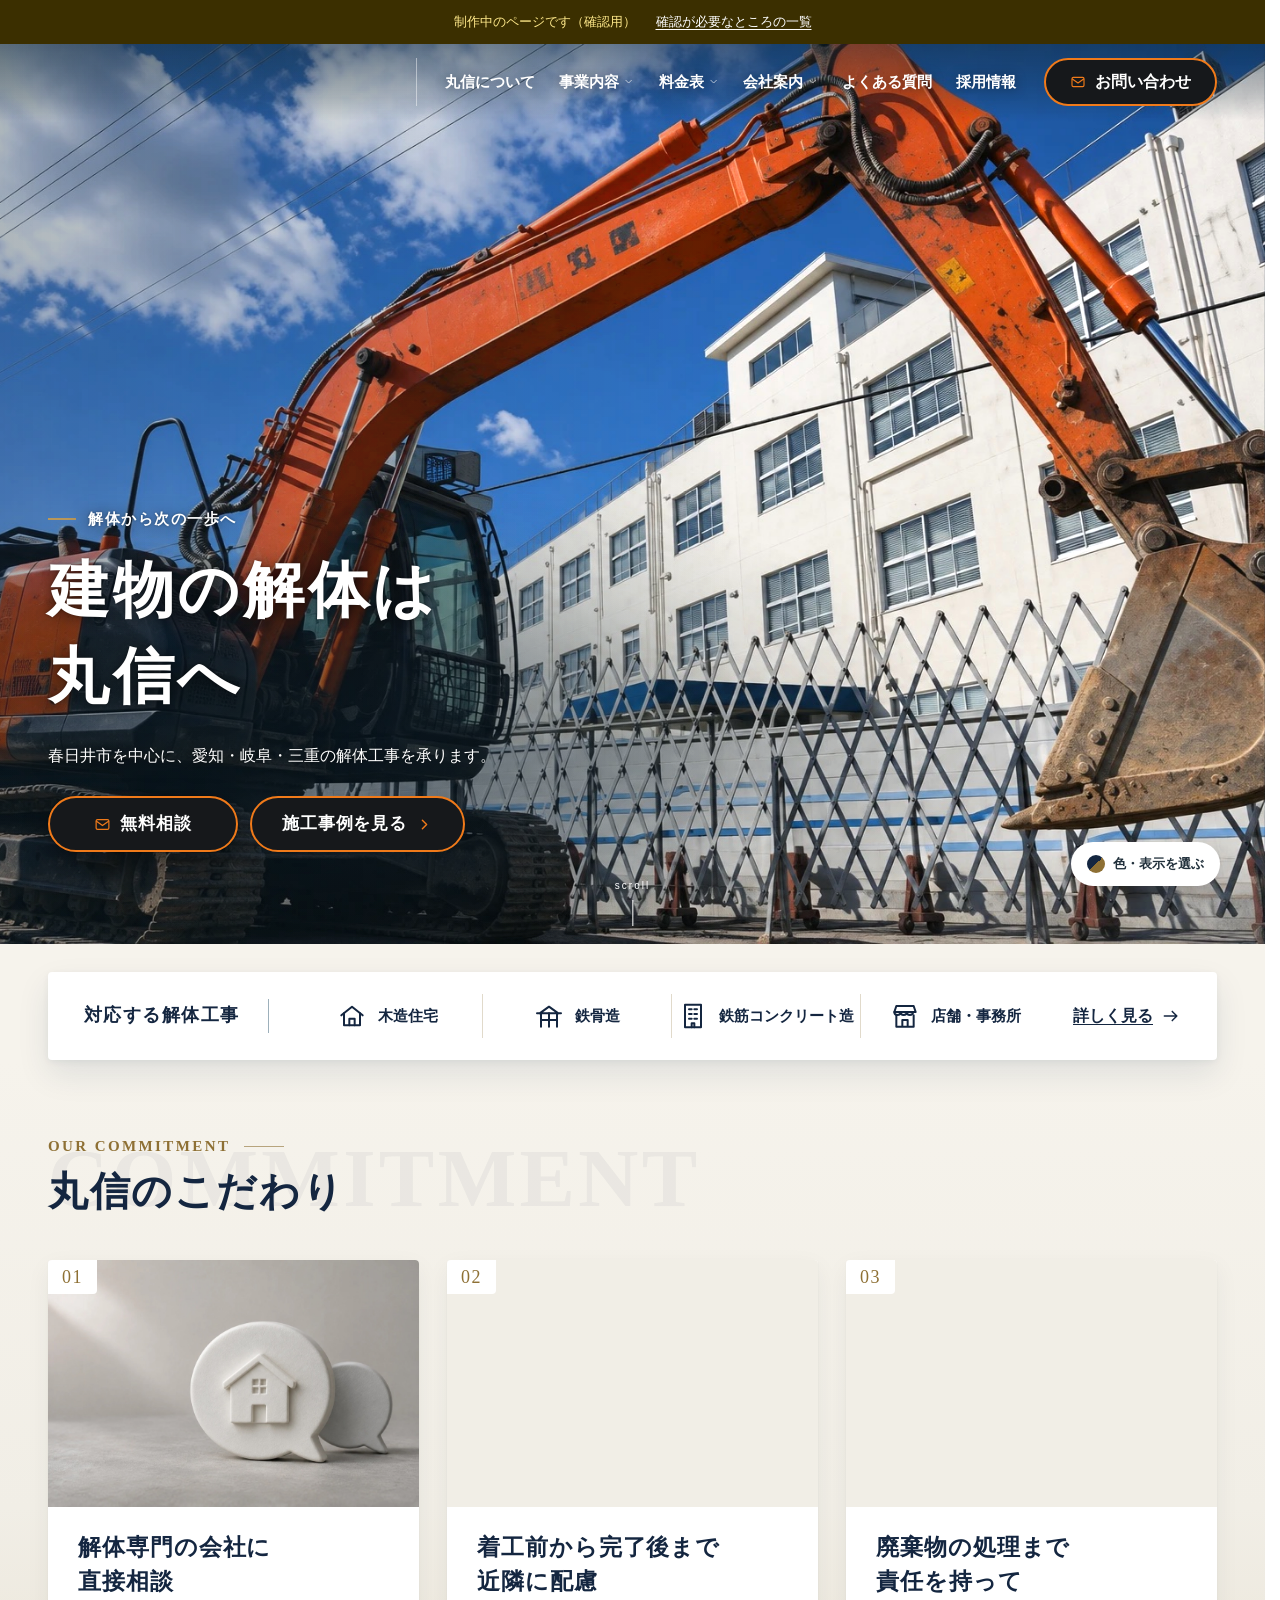
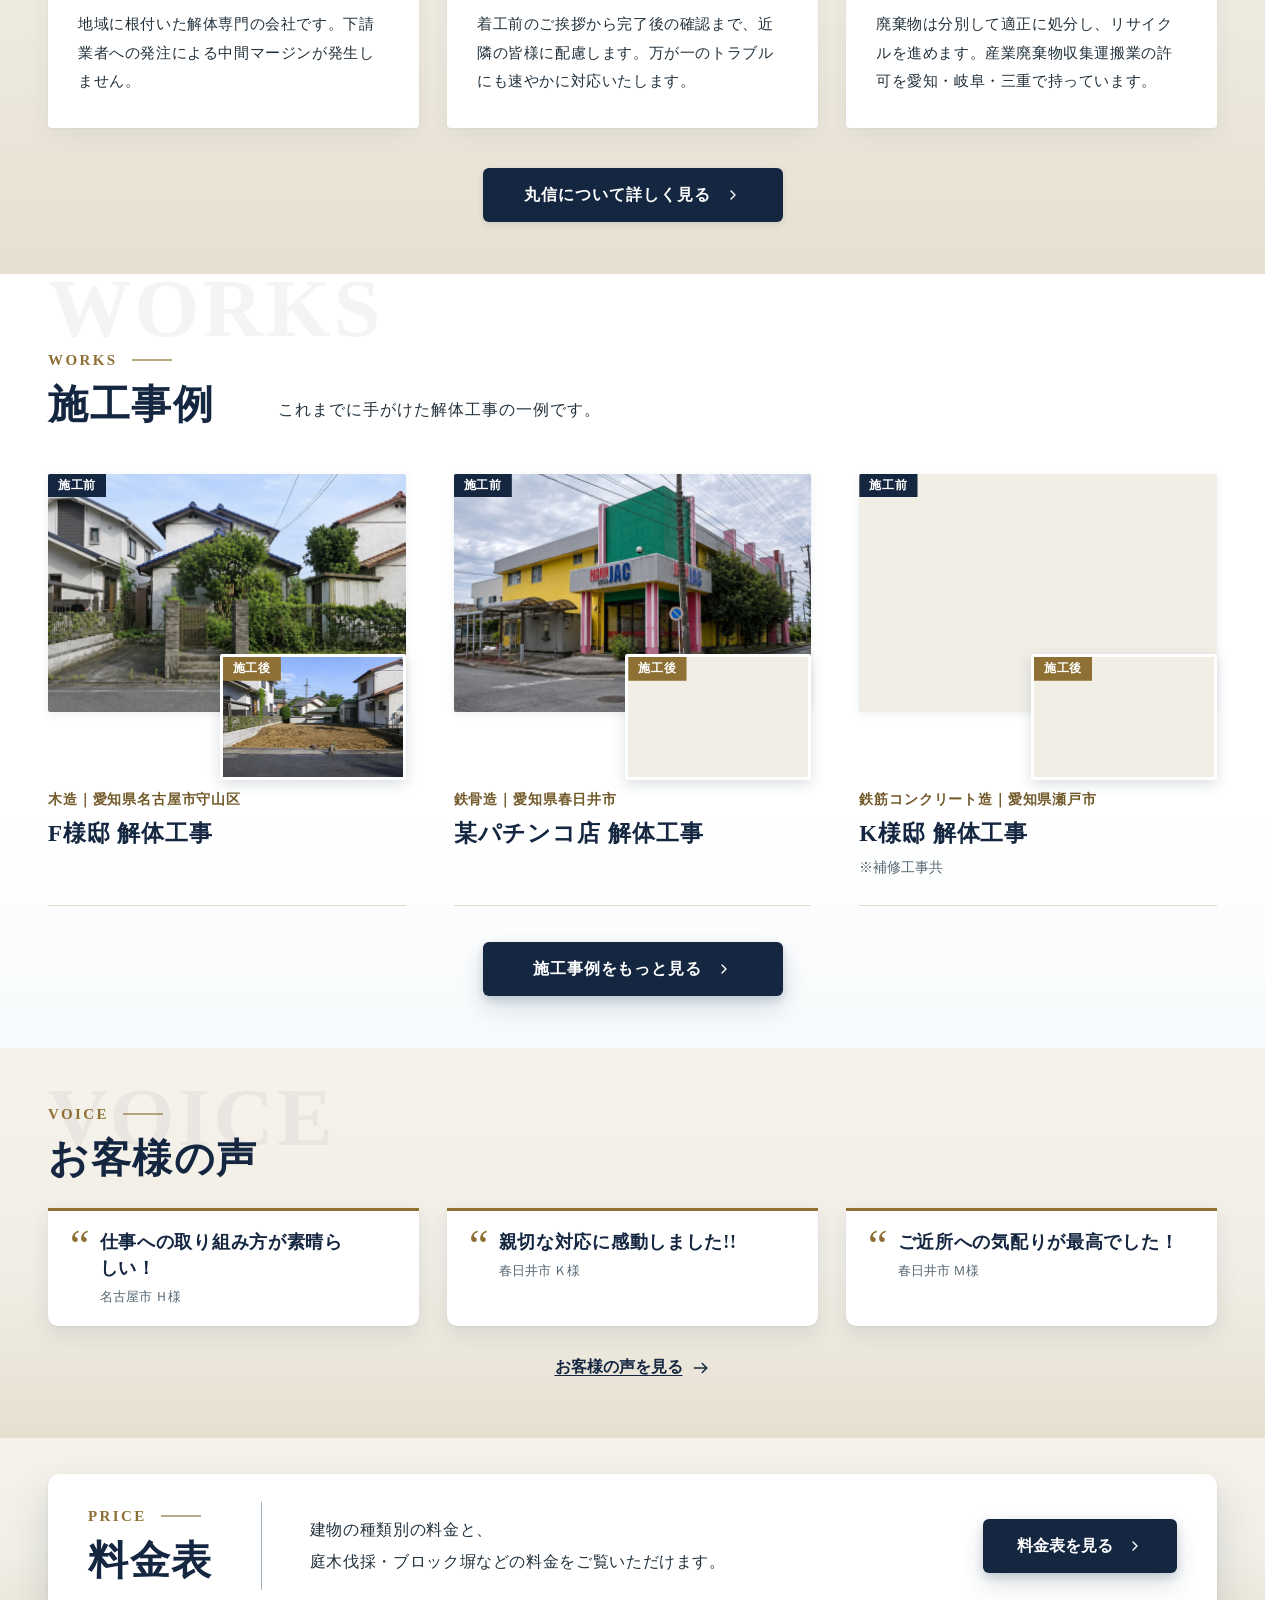
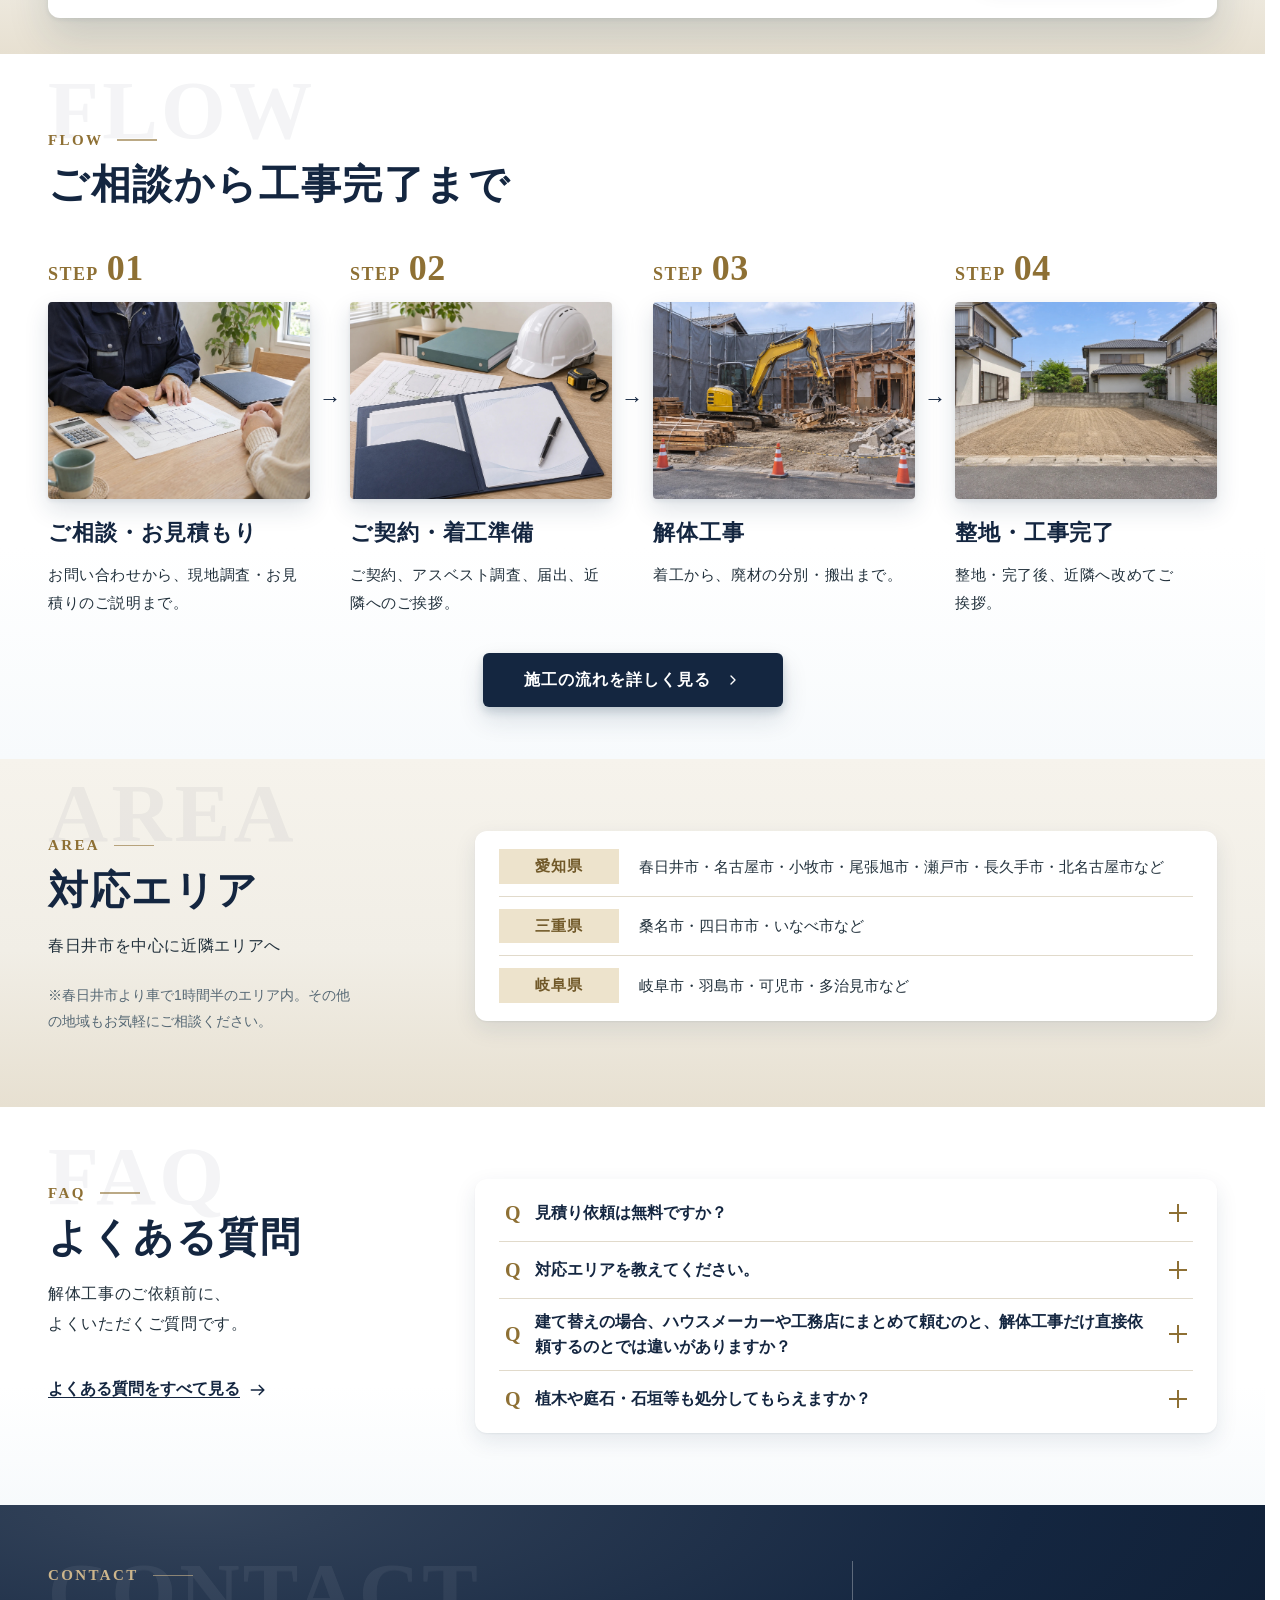
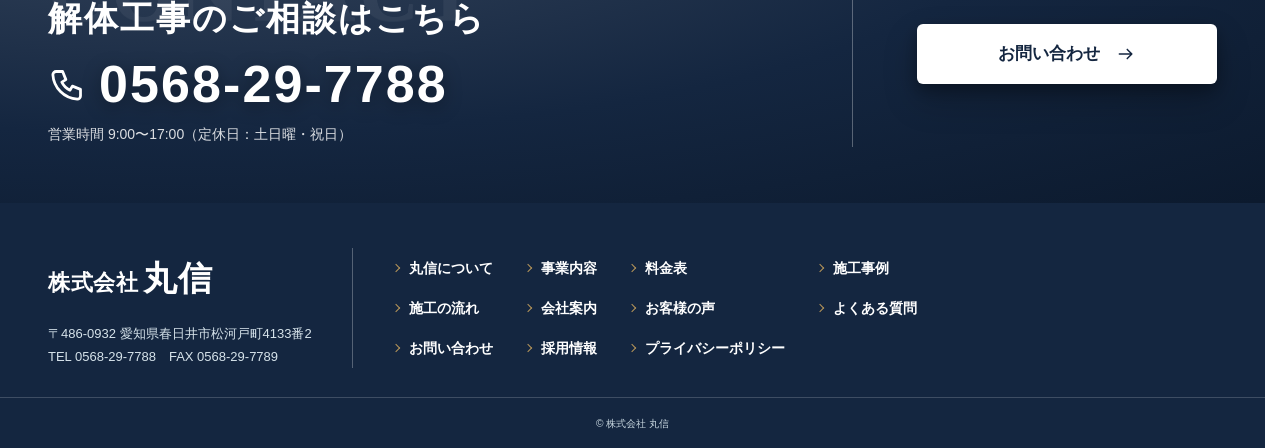
<file: index.html>
<!doctype html>
<html lang="ja">
<head>
<meta charset="utf-8">
<meta name="viewport" content="width=device-width,initial-scale=1">
<title>春日井市・名古屋市の解体工事｜株式会社 丸信</title>
<meta name="description" content="解体のご相談なら、愛知県（春日井市・小牧市・尾張旭市・瀬戸市・名古屋市等）の株式会社丸信へ。事業内容・施工事例・料金表・施工の流れを掲載しています。">
<meta name="robots" content="noindex,nofollow">
<meta name="format-detection" content="telephone=no">
<meta property="og:type" content="website">
<meta property="og:site_name" content="株式会社 丸信">
<meta property="og:title" content="春日井市・名古屋市の解体工事｜株式会社 丸信">
<meta property="og:description" content="解体のご相談なら、愛知県（春日井市・小牧市・尾張旭市・瀬戸市・名古屋市等）の株式会社丸信へ。事業内容・施工事例・料金表・施工の流れを掲載しています。">
<meta property="og:image" content="https://easywebcraft.github.io/marushin-design/images/ogp.jpg?v=da5e6cc7">
<meta name="twitter:card" content="summary_large_image">
<link rel="icon" href="favicon.ico" sizes="32x32">
<link rel="icon" href="images/icon/icon-192.png" type="image/png" sizes="192x192">
<link rel="apple-touch-icon" href="images/icon/apple-touch-icon.png">
<link rel="stylesheet" href="assets/style.css?v=01bc1d18">
<script>
(function(){var r=document.documentElement,played=false;
r.classList.add('js');
try{played=sessionStorage.getItem('ms-ewl')==='1';}catch(e){}
if(played||(window.matchMedia&&matchMedia('(prefers-reduced-motion: reduce)').matches))return;
r.classList.add('ewl-on','ewl-play');
if('scrollRestoration' in history)history.scrollRestoration='manual';
setTimeout(function(){if(!window.__ewl)r.classList.remove('ewl-on');},6000);})();
</script>
<style>:root[data-theme="base"]{--navy:#17354B;--navy-d:#102838;--teal:#38A8B8;--teal-d:#147F8D;--teal-dd:#0E6773;--pale:#E6F1F6;--pale2:#F3F8FB;--line:#D3E0E8;--tint:#D5ECEE;--bg1:#eef5f9;--bg2:#dde9f0;}:root[data-theme="brick"]{--navy:#1E2B3C;--navy-d:#141E2B;--teal:#D0784F;--teal-d:#A9502A;--teal-dd:#8A3E1F;--pale:#F4ECE6;--pale2:#FAF6F2;--line:#E5D8CE;--tint:#F2DCCF;--bg1:#F8F2EE;--bg2:#EBDFD6;}:root[data-theme="orange"]{--navy:#24282D;--navy-d:#17191C;--teal:#F29A2E;--teal-d:#C66A0A;--teal-dd:#A3560A;--pale:#F5F1EA;--pale2:#FAF8F4;--line:#E4DDD2;--tint:#FBE3C4;--bg1:#F9F6F1;--bg2:#ECE5DA;}:root[data-theme="green"]{--navy:#1E3A2F;--navy-d:#142820;--teal:#5E9C6E;--teal-d:#2F7A4A;--teal-dd:#22603A;--pale:#E9F2EC;--pale2:#F4F9F5;--line:#D3E3D8;--tint:#D4EBDC;--bg1:#F0F6F2;--bg2:#DCE9E0;}:root[data-theme="brown"]{--navy:#3A2A1E;--navy-d:#271C13;--teal:#B08A4E;--teal-d:#8C6A33;--teal-dd:#6E5226;--pale:#F3EEE6;--pale2:#FAF7F2;--line:#E3D9CB;--tint:#EADFC9;--bg1:#F7F3EC;--bg2:#E9E0D2;}:root[data-theme="gray"]{--navy:#2B2F33;--navy-d:#1C1F22;--teal:#7A8590;--teal-d:#56616B;--teal-dd:#434C54;--pale:#EEF0F2;--pale2:#F7F8F9;--line:#DADEE2;--tint:#DDE2E7;--bg1:#F3F5F6;--bg2:#E3E7EA;}.tsw{position:fixed;right:60px;bottom:14px;z-index:57;font-size:13px}.tsw-btn{display:flex;align-items:center;gap:8px;min-height:44px;padding:0 16px;border:0;border-radius:999px;background:#fff;color:#22313C;font:inherit;font-weight:700;box-shadow:0 6px 18px rgba(0,0,0,.18);cursor:pointer}.tsw-dot{width:18px;height:18px;border-radius:50%;background:linear-gradient(135deg,var(--navy) 50%,var(--teal-d) 50%)}.tsw-list{position:absolute;right:0;bottom:calc(100% + 8px);width:280px;margin:0;padding:8px;list-style:none;background:#fff;border-radius:10px;box-shadow:0 10px 30px rgba(0,0,0,.2)}.tsw-list[hidden]{display:none}.tsw-list p{margin:4px 8px 6px;color:#566874;font-size:12px}.tsw-list button{display:flex;align-items:center;gap:10px;width:100%;min-height:44px;padding:4px 8px;border:0;border-radius:6px;background:none;color:#22313C;font:inherit;text-align:left;cursor:pointer}.tsw-list button:hover{background:#F3F5F7}.tsw-list button[aria-pressed="true"]{background:#EEF3F6;font-weight:700}.tsw-sw{flex:none;width:34px;height:22px;border-radius:4px;box-shadow:inset 0 0 0 1px rgba(0,0,0,.1)}.tsw-list p.tsw-h{margin:8px 8px 2px;color:#22313C;font-weight:700;font-size:12px}.tsw-bi{flex:none;display:grid;place-items:center;width:34px;height:22px;border-radius:4px;background:#22313C;color:#fff;font-weight:700;font-size:12px}@media (max-width:767px){.tsw{right:36px;bottom:84px}}@media print{.tsw{display:none}}</style>
<script>(function(){var k=null;try{var m=location.search.match(/[?&]color=([a-z]+)/);if(m){k=m[1];localStorage.setItem("mstheme",k)}else{k=localStorage.getItem("mstheme")}}catch(e){}if(k&&['gold', 'base', 'brick', 'orange', 'green', 'brown', 'gray'].indexOf(k)>0)document.documentElement.setAttribute("data-theme",k);var bn=null;try{if(/[?&]banner=open(&|$)/.test(location.search)){bn="open";localStorage.setItem("msbanner",bn)}else if(/[?&]banner=tab(&|$)/.test(location.search)){bn="tab";localStorage.setItem("msbanner",bn)}else{bn=localStorage.getItem("msbanner")}}catch(e){}if(bn==="open")document.documentElement.setAttribute("data-banner","open")})();</script>
</head>
<body>
<div class="ewl" id="ewl" aria-hidden="true">
<div class="ewl-p1"><svg class="ewl-ring" viewBox="0 0 120 120"><circle class="t" cx="60" cy="60" r="54"/><circle class="f" cx="60" cy="60" r="54"/></svg><span class="ewl-pct">0%</span></div>
<div class="ewl-p2"><div class="logo"><span class="logo-s">株式会社</span><span class="logo-l">丸信</span></div></div>
<span class="ewl-skip">タップでスキップ</span>
</div>
<svg xmlns="http://www.w3.org/2000/svg" width="0" height="0" style="position:absolute" aria-hidden="true" focusable="false">
<defs>
<symbol id="i-mail" viewBox="0 0 24 24" fill="none" stroke="currentColor" stroke-width="1.7" stroke-linecap="round" stroke-linejoin="round"><rect x="3" y="5" width="18" height="14" rx="2"/><path d="M3.5 7.5l8.5 6 8.5-6"/></symbol>
<symbol id="i-phone" viewBox="0 0 24 24" fill="none" stroke="currentColor" stroke-width="1.7" stroke-linecap="round" stroke-linejoin="round"><path d="M5 4h4l2 5-2.5 1.5a11 11 0 0 0 5 5L15 13l5 2v4a2 2 0 0 1-2 2A16 16 0 0 1 3 6a2 2 0 0 1 2-2z"/></symbol>
<symbol id="i-chev" viewBox="0 0 24 24" fill="none" stroke="currentColor" stroke-width="2" stroke-linecap="round" stroke-linejoin="round"><path d="M9 6l6 6-6 6"/></symbol>
<symbol id="i-chat" viewBox="0 0 24 24" fill="none" stroke="currentColor" stroke-width="1.5" stroke-linecap="round" stroke-linejoin="round"><path d="M4 5h16v11H10l-5 4v-4H4z"/><path d="M8.5 10.5h.01M12 10.5h.01M15.5 10.5h.01"/></symbol>
<symbol id="i-users" viewBox="0 0 24 24" fill="none" stroke="currentColor" stroke-width="1.5" stroke-linecap="round" stroke-linejoin="round"><circle cx="12" cy="8" r="3"/><path d="M6.5 19.5c0-3 2.5-5.5 5.5-5.5s5.5 2.5 5.5 5.5"/><circle cx="5" cy="10" r="2"/><path d="M2 17c0-1.8 1.3-3.2 3-3.4"/><circle cx="19" cy="10" r="2"/><path d="M22 17c0-1.8-1.3-3.2-3-3.4"/></symbol>
<symbol id="i-greet" viewBox="0 0 24 24" fill="none" stroke="currentColor" stroke-width="1.5" stroke-linecap="round" stroke-linejoin="round"><path d="M3 11l9-7 9 7"/><path d="M5 9.5V20h14V9.5"/><path d="M12 17.2l-2.5-2.3a1.8 1.8 0 0 1 2.5-2.6 1.8 1.8 0 0 1 2.5 2.6z"/></symbol>
<symbol id="i-home" viewBox="0 0 24 24" fill="none" stroke="currentColor" stroke-width="1.5" stroke-linecap="round" stroke-linejoin="round"><path d="M3 11l9-7 9 7"/><path d="M5 9.5V20h14V9.5"/><path d="M10 20v-6h4v6"/></symbol>
<symbol id="i-doc" viewBox="0 0 24 24" fill="none" stroke="currentColor" stroke-width="1.5" stroke-linecap="round" stroke-linejoin="round"><path d="M6 3h9l4 4v14H6z"/><path d="M15 3v4h4"/><path d="M9 12h7M9 16h7"/></symbol>
<symbol id="i-pen" viewBox="0 0 24 24" fill="none" stroke="currentColor" stroke-width="1.5" stroke-linecap="round" stroke-linejoin="round"><path d="M4 20l4.5-1L20 7.5 16.5 4 5 15.5z"/><path d="M14 6.5l3.5 3.5"/></symbol>
<symbol id="i-search" viewBox="0 0 24 24" fill="none" stroke="currentColor" stroke-width="1.5" stroke-linecap="round" stroke-linejoin="round"><circle cx="11" cy="11" r="6"/><path d="M16 16l5 5"/></symbol>
<symbol id="i-calc" viewBox="0 0 24 24" fill="none" stroke="currentColor" stroke-width="1.5" stroke-linecap="round" stroke-linejoin="round"><rect x="5" y="3" width="14" height="18" rx="2"/><rect x="8" y="6" width="8" height="3.5" rx=".5"/><path d="M8.5 13h.01M12 13h.01M15.5 13h.01M8.5 16.5h.01M12 16.5h.01M15.5 16.5h.01"/></symbol>
<symbol id="i-clip" viewBox="0 0 24 24" fill="none" stroke="currentColor" stroke-width="1.5" stroke-linecap="round" stroke-linejoin="round"><rect x="5" y="5" width="14" height="16" rx="2"/><rect x="9" y="3" width="6" height="4" rx="1"/><path d="M9 12h6M9 16h6"/></symbol>
<symbol id="i-excavator" viewBox="0 0 24 24" fill="none" stroke="currentColor" stroke-width="1.5" stroke-linecap="round" stroke-linejoin="round"><rect x="2" y="17" width="12" height="4" rx="2"/><path d="M4 17v-6h5.5l2 6"/><path d="M9 11l4.5-7 5.5 4-1.5 5"/><path d="M17.5 13l4 1-1 4h-4z"/></symbol>
<symbol id="i-truck" viewBox="0 0 24 24" fill="none" stroke="currentColor" stroke-width="1.5" stroke-linecap="round" stroke-linejoin="round"><path d="M2 7h11v9H2z"/><path d="M13 10h4l4 3v3h-8z"/><circle cx="6.5" cy="18" r="2"/><circle cx="17" cy="18" r="2"/></symbol>
<symbol id="i-ground" viewBox="0 0 24 24" fill="none" stroke="currentColor" stroke-width="1.5" stroke-linecap="round" stroke-linejoin="round"><circle cx="12" cy="12" r="9"/><path d="M8 12.5l3 3 5-6"/></symbol>
<symbol id="i-pin" viewBox="0 0 24 24" fill="none" stroke="currentColor" stroke-width="1.5" stroke-linecap="round" stroke-linejoin="round"><path d="M12 21s7-6.2 7-11a7 7 0 1 0-14 0c0 4.8 7 11 7 11z"/><circle cx="12" cy="10" r="2.5"/></symbol>
<symbol id="i-ext" viewBox="0 0 24 24" fill="none" stroke="currentColor" stroke-width="1.7" stroke-linecap="round" stroke-linejoin="round"><path d="M14 4h6v6M20 4l-9 9"/><path d="M18 14v5a1 1 0 0 1-1 1H5a1 1 0 0 1-1-1V7a1 1 0 0 1 1-1h5"/></symbol>
</defs>
</svg>
<a class="skip" href="#main">本文へ移動</a>
<div class="draft"><span>制作中のページです（確認用）</span><a href="check.html">確認が必要なところの一覧</a></div>
<header class="hd hd-ovl">
<div class="hd-in">
<a class="logo" href="./" aria-label="株式会社 丸信 ホーム"><span class="logo-s">株式会社</span><span class="logo-l">丸信</span><span class="logo-en" lang="en" aria-hidden="true">MARUSHIN</span></a>
<nav class="gnav" aria-label="メインメニュー"><ul>
<li><a href="about.html">丸信について</a></li><li class="has-sub"><a href="jigyo.html" aria-haspopup="true">事業内容<svg class="ic gnav-dn" aria-hidden="true" focusable="false"><use href="#i-chev"/></svg></a><ul class="gnav-sub"><li><a href="case.html">施工事例</a></li><li><a href="flow.html">施工の流れ</a></li></ul></li><li class="has-sub"><a href="price.html" aria-haspopup="true">料金表<svg class="ic gnav-dn" aria-hidden="true" focusable="false"><use href="#i-chev"/></svg></a><ul class="gnav-sub"><li><a href="price.html#demolition">解体工事料金</a></li><li><a href="price.html#other">その他料金</a></li></ul></li><li class="has-sub"><a href="outline.html" aria-haspopup="true">会社案内<svg class="ic gnav-dn" aria-hidden="true" focusable="false"><use href="#i-chev"/></svg></a><ul class="gnav-sub"><li><a href="outline.html#ol-prof">会社概要</a></li><li><a href="outline.html#ol-msg">社長あいさつ</a></li><li><a href="outline.html#ol-phil">経営方針</a></li></ul></li><li><a href="faq.html">よくある質問</a></li><li><a href="recruit.html">採用情報</a></li>
</ul></nav>
<a class="btn btn-teal hd-cta" href="contact.html"><svg class="ic" aria-hidden="true" focusable="false"><use href="#i-mail"/></svg>お問い合わせ</a>
<button class="burger" type="button" aria-expanded="false" aria-controls="drawer" aria-label="メニューを開く"><span></span><span></span><span></span></button>
</div>
<nav class="drawer" id="drawer" aria-label="すべてのページ" hidden>
<ul>
<li><a href="about.html">丸信について<svg class="ic" aria-hidden="true" focusable="false"><use href="#i-chev"/></svg></a></li><li><a href="jigyo.html">事業内容<svg class="ic" aria-hidden="true" focusable="false"><use href="#i-chev"/></svg></a></li><li><a href="case.html">施工事例<svg class="ic" aria-hidden="true" focusable="false"><use href="#i-chev"/></svg></a></li><li><a href="flow.html">施工の流れ<svg class="ic" aria-hidden="true" focusable="false"><use href="#i-chev"/></svg></a></li><li><a href="price.html">料金表<svg class="ic" aria-hidden="true" focusable="false"><use href="#i-chev"/></svg></a></li><li><a href="outline.html">会社案内<svg class="ic" aria-hidden="true" focusable="false"><use href="#i-chev"/></svg></a></li><li><a href="faq.html">よくある質問<svg class="ic" aria-hidden="true" focusable="false"><use href="#i-chev"/></svg></a></li><li><a href="contact.html">お問い合わせ<svg class="ic" aria-hidden="true" focusable="false"><use href="#i-chev"/></svg></a></li><li><a href="recruit.html">採用情報<svg class="ic" aria-hidden="true" focusable="false"><use href="#i-chev"/></svg></a></li>
</ul>
<a class="drawer-tel" href="tel:0568297788"><svg class="ic" aria-hidden="true" focusable="false"><use href="#i-phone"/></svg><span><b>0568-29-7788</b><small>営業時間 9:00〜17:00（定休日：土日曜・祝日）</small></span></a>
<p class="drawer-foot"><a href="./" aria-current="page">ホーム</a><a href="policy.html">プライバシーポリシー</a></p>
</nav>
</header>
<main id="main">
<section class="hero">
<div class="hero-ph">
<picture><source media="(max-width:767px)" srcset="images/top/fv-1-sp.jpg"><img class="hero-img" src="images/top/fv-1.jpg" alt="" width="1536" height="1024" fetchpriority="high"></picture>
<i class="hero-sl" style="background-image:url(images/top/fv-house.jpg);background-position:52% 50%;animation-delay:5s"></i>
<i class="hero-sl" style="background-image:url(images/top/fv-2.jpg);animation-delay:11s"></i>
<i class="hero-sl" style="background-image:url(images/top/fv-3.jpg);animation-delay:17s"></i>
</div>
<div class="hero-in">
<p class="hero-label">解体から次の一歩へ</p>
<h1>建物の解体は<br><em>丸信へ</em></h1>
<p class="hero-sub">春日井市を中心に、<span class="nw">愛知・岐阜・三重の解体工事を承ります。</span></p>
<div class="hero-btns">
<a class="btn btn-teal btn-lg" href="contact.html"><svg class="ic" aria-hidden="true" focusable="false"><use href="#i-mail"/></svg>無料相談</a>
<a class="btn btn-ghost btn-lg" href="case.html">施工事例を見る<svg class="ic" aria-hidden="true" focusable="false"><use href="#i-chev"/></svg></a>
</div>
</div>
<span class="hero-scroll" aria-hidden="true">scroll</span>
</section>

<section class="ab-band" aria-labelledby="h-about">
<div class="wrap"><div class="ab-in">
<h2 class="ab-ttl" id="h-about">対応する解体工事</h2>
<ul class="au-kinds" aria-label="対応する工事"><li><svg viewBox="0 0 24 24" fill="none" stroke="currentColor" stroke-width="1.5" stroke-linecap="round" stroke-linejoin="round" aria-hidden="true"><path d="M4 11.5 12 5l8 6.5"/><path d="M6 10v9h12v-9"/><path d="M10 19v-5h4v5"/></svg>木造住宅</li><li><svg viewBox="0 0 24 24" fill="none" stroke="currentColor" stroke-width="1.5" stroke-linecap="round" stroke-linejoin="round" aria-hidden="true"><path d="M3 10h18M5 10l7-5 7 5"/><path d="M6 10v10M18 10v10M12 10v10M6 15h12"/></svg>鉄骨造</li><li><svg viewBox="0 0 24 24" fill="none" stroke="currentColor" stroke-width="1.5" stroke-linecap="round" stroke-linejoin="round" aria-hidden="true"><rect x="6" y="3.5" width="12" height="17"/><path d="M9 7h2M13 7h2M9 10.5h2M13 10.5h2M9 14h2M13 14h2M11 20.5v-3h2v3"/></svg>鉄筋コンクリート造</li><li><svg viewBox="0 0 24 24" fill="none" stroke="currentColor" stroke-width="1.5" stroke-linecap="round" stroke-linejoin="round" aria-hidden="true"><path d="M4 9h16l-1.5-4.5h-13z"/><path d="M4 9c0 1.4 1 2.3 2.3 2.3S8.7 10.4 8.7 9c0 1.4 1 2.3 2.3 2.3S13.3 10.4 13.3 9c0 1.4 1 2.3 2.3 2.3S18 10.4 18 9"/><path d="M5.5 11.5V20h13v-8.5M10 20v-5h4v5"/></svg>店舗・事務所</li></ul>
<p class="ab-more"><a class="tlink t-link" href="jigyo.html" aria-label="事業内容を詳しく見る">詳しく見る<svg class="t-arw" viewBox="0 0 24 24" aria-hidden="true" focusable="false"><path d="M4 12h15M13.5 6.5 19 12l-5.5 5.5" fill="none" stroke="currentColor" stroke-width="1.8" stroke-linecap="round" stroke-linejoin="round"/></svg></a></p>
</div></div>
</section>

<section class="sec cm-sec has-wm" data-wm="COMMITMENT" aria-labelledby="h-torikumi">
<div class="wrap cm-cards">
<div class="cm-head">
<div><p class="cm-en" lang="en">OUR COMMITMENT</p>
<h2 class="cm-ttl" id="h-torikumi">丸信のこだわり</h2></div>
</div>
<ol class="cm"><li><span class="cm-ph"><img src="images/top/cm-ph-1.jpg" alt="" width="1000" height="667" loading="lazy" decoding="async"></span><div class="cm-bd"><span class="cm-n" aria-hidden="true">01</span><h3>解体専門の会社に<br>直接相談</h3><p>地域に根付いた解体専門の会社です。下請業者への発注による中間マージンが発生しません。</p></div></li><li><span class="cm-ph"><img src="images/top/cm-ph-2.jpg" alt="" width="1000" height="667" loading="lazy" decoding="async"></span><div class="cm-bd"><span class="cm-n" aria-hidden="true">02</span><h3>着工前から完了後まで<br>近隣に配慮</h3><p>着工前のご挨拶から完了後の確認まで、近隣の皆様に配慮します。万が一のトラブルにも速やかに対応いたします。</p></div></li><li><span class="cm-ph"><img src="images/top/cm-ph-3.jpg" alt="" width="1000" height="667" loading="lazy" decoding="async"></span><div class="cm-bd"><span class="cm-n" aria-hidden="true">03</span><h3>廃棄物の処理まで<br>責任を持って</h3><p>廃棄物は分別して適正に処分し、リサイクルを進めます。産業廃棄物収集運搬業の許可を愛知・岐阜・三重で持っています。</p></div></li></ol>
<p class="center cm-more"><a class="btn btn-navy cm-btn" href="about.html">丸信について詳しく見る<svg class="ic" aria-hidden="true" focusable="false"><use href="#i-chev"/></svg></a></p>
</div>
</section>

<section class="sec wk-sec has-wm" data-wm="WORKS" aria-labelledby="h-works">
<div class="wrap">
<div class="wk-head">
<div><p class="cm-en" lang="en">WORKS</p><h2 class="wk-ttl-h" id="h-works">施工事例</h2></div>
<p class="wk-lead">これまでに手がけた解体工事の一例です。</p>
</div>
<ol class="wk"><li><div class="wk-ph"><figure class="wk-bf"><img src="images/case/01-before.jpg" alt="施工前の写真：愛知県名古屋市守山区 F様邸" width="1448" height="976" loading="lazy" decoding="async"><figcaption>施工前</figcaption></figure><figure class="wk-af"><img src="images/case/01-after.jpg" alt="施工後の写真：愛知県名古屋市守山区 F様邸" width="1448" height="976" loading="lazy" decoding="async"><figcaption class="after">施工後</figcaption></figure></div><div class="wk-info"><p class="wk-meta"><span class="nw">木造</span>｜<span class="nw">愛知県名古屋市守山区</span></p><h3 class="wk-ttl">F様邸 解体工事</h3></div></li><li><div class="wk-ph"><figure class="wk-bf"><img src="images/case/02-before.jpg" alt="施工前の写真：愛知県春日井市 某パチンコ店" width="1448" height="976" loading="lazy" decoding="async"><figcaption>施工前</figcaption></figure><figure class="wk-af"><img src="images/case/02-after.jpg" alt="施工後の写真：愛知県春日井市 某パチンコ店" width="1448" height="976" loading="lazy" decoding="async"><figcaption class="after">施工後</figcaption></figure></div><div class="wk-info"><p class="wk-meta"><span class="nw">鉄骨造</span>｜<span class="nw">愛知県春日井市</span></p><h3 class="wk-ttl">某パチンコ店 解体工事</h3></div></li><li><div class="wk-ph"><figure class="wk-bf"><img src="images/case/03-before.jpg" alt="施工前の写真：愛知県瀬戸市 K様邸" width="1448" height="976" loading="lazy" decoding="async"><figcaption>施工前</figcaption></figure><figure class="wk-af"><img src="images/case/03-after.jpg" alt="施工後の写真：愛知県瀬戸市 K様邸" width="1448" height="976" loading="lazy" decoding="async"><figcaption class="after">施工後</figcaption></figure></div><div class="wk-info"><p class="wk-meta"><span class="nw">鉄筋コンクリート造</span>｜<span class="nw">愛知県瀬戸市</span></p><h3 class="wk-ttl">K様邸 解体工事</h3><p class="wk-note">※補修工事共</p></div></li></ol>
<p class="center cm-more"><a class="btn btn-navy cm-btn" href="case.html">施工事例をもっと見る<svg class="ic" aria-hidden="true" focusable="false"><use href="#i-chev"/></svg></a></p>
</div>
</section>

<section class="sec vc-sec has-wm" data-wm="VOICE" aria-labelledby="h-voice">
<div class="wrap">
<p class="cm-en" lang="en">VOICE</p><h2 class="t-ttl" id="h-voice">お客様の声</h2>
<ul class="vc"><li><span class="vc-q" aria-hidden="true">“</span><p class="vc-t">仕事への取り組み方が素晴らしい！</p><p class="vc-w">名古屋市 Ｈ様</p></li><li><span class="vc-q" aria-hidden="true">“</span><p class="vc-t">親切な対応に感動しました!!</p><p class="vc-w">春日井市 Ｋ様</p></li><li><span class="vc-q" aria-hidden="true">“</span><p class="vc-t">ご近所への気配りが最高でした！</p><p class="vc-w">春日井市 Ｍ様</p></li></ul>
<p class="center t-more"><a class="tlink t-link" href="voice.html">お客様の声を見る<svg class="t-arw" viewBox="0 0 24 24" aria-hidden="true" focusable="false"><path d="M4 12h15M13.5 6.5 19 12l-5.5 5.5" fill="none" stroke="currentColor" stroke-width="1.8" stroke-linecap="round" stroke-linejoin="round"/></svg></a></p>
</div>
</section>

<section class="pr-band has-wm" data-wm="PRICE" aria-labelledby="h-price">
<div class="wrap pr-in">
<div class="pr-h"><p class="cm-en" lang="en">PRICE</p><h2 class="t-ttl" id="h-price">料金表</h2></div>
<p class="pr-tx">建物の種類別の料金と、<br>庭木伐採・ブロック塀などの料金をご覧いただけます。</p>
<a class="btn btn-navy t-btn" href="price.html">料金表を見る<svg class="ic" aria-hidden="true" focusable="false"><use href="#i-chev"/></svg></a>
</div>
</section>

<section class="sec fl-sec has-wm" data-wm="FLOW" aria-labelledby="h-flow">
<div class="wrap">
<div class="fl-head"><p class="cm-en" lang="en">FLOW</p>
<h2 class="cm-ttl" id="h-flow">ご相談から工事完了まで</h2></div>
<ol class="fl"><li style="--i:0"><p class="fl-n"><span lang="en">STEP</span><b>01</b></p><div class="fl-phw"><img class="fl-ph" src="images/top/flow-1.jpg" alt="" width="1448" height="1086" loading="lazy" decoding="async"><span class="fl-arw" aria-hidden="true">→</span></div><h3>ご相談・お見積もり</h3><p class="fl-p">お問い合わせから、現地調査・お見積りのご説明まで。</p></li><li style="--i:1"><p class="fl-n"><span lang="en">STEP</span><b>02</b></p><div class="fl-phw"><img class="fl-ph" src="images/top/flow-2.jpg" alt="" width="1448" height="1086" loading="lazy" decoding="async"><span class="fl-arw" aria-hidden="true">→</span></div><h3>ご契約・着工準備</h3><p class="fl-p">ご契約、アスベスト調査、届出、近隣へのご挨拶。</p></li><li style="--i:2"><p class="fl-n"><span lang="en">STEP</span><b>03</b></p><div class="fl-phw"><img class="fl-ph" src="images/top/flow-3.jpg" alt="" width="1448" height="1086" loading="lazy" decoding="async"><span class="fl-arw" aria-hidden="true">→</span></div><h3>解体工事</h3><p class="fl-p">着工から、廃材の分別・搬出まで。</p></li><li style="--i:3"><p class="fl-n"><span lang="en">STEP</span><b>04</b></p><div class="fl-phw"><img class="fl-ph" src="images/top/flow-4.jpg" alt="" width="1448" height="1086" loading="lazy" decoding="async"></div><h3>整地・工事完了</h3><p class="fl-p">整地・完了後、近隣へ改めてご挨拶。</p></li></ol>
<p class="center cm-more"><a class="btn btn-navy cm-btn" href="flow.html">施工の流れを詳しく見る<svg class="ic" aria-hidden="true" focusable="false"><use href="#i-chev"/></svg></a></p>
</div>
</section>

<section class="sec ar-sec t-ar has-wm" data-wm="AREA" aria-labelledby="h-area">
<div class="wrap t-two">
<div><p class="cm-en" lang="en">AREA</p><h2 class="t-ttl" id="h-area">対応エリア</h2><p class="t-sub">春日井市を中心に近隣エリアへ</p>
<p class="ar-note t-l">※春日井市より車で1時間半のエリア内。その他の地域もお気軽にご相談ください。</p></div>
<div><dl class="ar"><div><dt>愛知県</dt><dd>春日井市・名古屋市・小牧市・尾張旭市・瀬戸市・長久手市・北名古屋市など</dd></div><div><dt>三重県</dt><dd>桑名市・四日市市・いなべ市など</dd></div><div><dt>岐阜県</dt><dd>岐阜市・羽島市・可児市・多治見市など</dd></div></dl>
<p class="ar-note t-r">※春日井市より車で1時間半のエリア内。その他の地域もお気軽にご相談ください。</p></div>
</div>
</section>

<section class="sec fq-sec has-wm" data-wm="FAQ" aria-labelledby="h-faq">
<div class="wrap t-two">
<div><p class="cm-en" lang="en">FAQ</p><h2 class="t-ttl" id="h-faq">よくある質問</h2>
<p class="t-sub">解体工事のご依頼前に、よくいただくご質問です。</p>
<p class="t-more t-l"><a class="tlink t-link" href="faq.html">よくある質問をすべて見る<svg class="t-arw" viewBox="0 0 24 24" aria-hidden="true" focusable="false"><path d="M4 12h15M13.5 6.5 19 12l-5.5 5.5" fill="none" stroke="currentColor" stroke-width="1.8" stroke-linecap="round" stroke-linejoin="round"/></svg></a></p></div>
<div><div class="qas fq"><details class="qa" id="q1">
<summary><span class="qa-q" aria-hidden="true">Q</span><span class="qa-t">見積り依頼は無料ですか？</span><span class="qa-ic" aria-hidden="true"></span></summary>
<div class="qa-a"><span class="qa-m" aria-hidden="true">A</span><div class="qa-b">
<p>もちろん、お見積りは無料です。</p>
<p>スピード対応でお待たせせず、お客様にわかりやすいお見積りをご提供いたします。</p>
<p>お見積りは当ホームページの無料相談フォームから、もしくは下記のお問い合わせ電話番号よりお気軽にお申し付けください。</p>
<p class="qa-ct"><span class="nw">株式会社 丸信</span>　<span class="nw">TEL：<a href="tel:0568297788">0568-29-7788</a></span>　<span class="nw">E-Mail：<a href="mailto:info@marushin-kaitai.com">info@marushin-kaitai.com</a></span></p>
</div></div>
</details><details class="qa" id="q2">
<summary><span class="qa-q" aria-hidden="true">Q</span><span class="qa-t">対応エリアを教えてください。</span><span class="qa-ic" aria-hidden="true"></span></summary>
<div class="qa-a"><span class="qa-m" aria-hidden="true">A</span><div class="qa-b">
<p>当社は愛知県春日井市を中心に解体工事を承っています。主な対応エリアは下記の通りです。</p>
<ul class="dots"><li>【愛知県】春日井市・名古屋市・小牧市・尾張旭市・瀬戸市・長久手市・北名古屋市など</li><li>【三重県】桑名市・四日市市・いなべ市など</li><li>【岐阜県】岐阜市・羽島市・可児市・多治見市など</li></ul>
<p class="note">※春日井市より車で1時間半のエリア内</p>
<p>上記の対応エリア以外にも柔軟に対応させて頂きますのでお問合せ下さい。</p>
<p class="qa-ct"><span class="nw">株式会社 丸信</span>　<span class="nw">TEL：<a href="tel:0568297788">0568-29-7788</a></span>　<span class="nw">E-Mail：<a href="mailto:info@marushin-kaitai.com">info@marushin-kaitai.com</a></span></p>
</div></div>
</details><details class="qa" id="q3">
<summary><span class="qa-q" aria-hidden="true">Q</span><span class="qa-t">建て替えの場合、ハウスメーカーや工務店にまとめて頼むのと、解体工事だけ直接依頼するのとでは違いがありますか？</span><span class="qa-ic" aria-hidden="true"></span></summary>
<div class="qa-a"><span class="qa-m" aria-hidden="true">A</span><div class="qa-b">
<p>建築会社様に一括でお任せする場合は、窓口が一本化されて手続きがスムーズになるメリットがあります。</p>
<p>一方で、解体工事を専門業者へ直接ご依頼（分離発注）いただく場合は、中間マージンが発生しないため、総費用を抑えられるケースが多くございます。</p>
<p>当社ではお見積りのご相談や現地調査も無料で承っておりますので、ご予算や状況に合わせてお気軽にご相談ください。</p>
<p class="qa-ct"><span class="nw">株式会社 丸信</span>　<span class="nw">TEL：<a href="tel:0568297788">0568-29-7788</a></span>　<span class="nw">E-Mail：<a href="mailto:info@marushin-kaitai.com">info@marushin-kaitai.com</a></span></p>
</div></div>
</details><details class="qa" id="q4">
<summary><span class="qa-q" aria-hidden="true">Q</span><span class="qa-t">植木や庭石・石垣等も処分してもらえますか？</span><span class="qa-ic" aria-hidden="true"></span></summary>
<div class="qa-a"><span class="qa-m" aria-hidden="true">A</span><div class="qa-b">
<p>一般的な家庭ゴミとして廃棄が出来ない植木や庭石・石垣等は処分に困りますね。</p>
<p>当社では植木や庭石、石垣、コンクリートブロック等も、有料になりますが運搬と処分を承ります。</p>
<p>お気軽にご相談ください。</p>
<p class="qa-ct"><span class="nw">株式会社 丸信</span>　<span class="nw">TEL：<a href="tel:0568297788">0568-29-7788</a></span>　<span class="nw">E-Mail：<a href="mailto:info@marushin-kaitai.com">info@marushin-kaitai.com</a></span></p>
</div></div>
</details></div>
<p class="center t-more t-r"><a class="tlink t-link" href="faq.html">よくある質問をすべて見る<svg class="t-arw" viewBox="0 0 24 24" aria-hidden="true" focusable="false"><path d="M4 12h15M13.5 6.5 19 12l-5.5 5.5" fill="none" stroke="currentColor" stroke-width="1.8" stroke-linecap="round" stroke-linejoin="round"/></svg></a></p></div>
</div>
</section>

<section class="ct-band has-wm" data-wm="CONTACT" aria-labelledby="h-contact">
<div class="wrap ct-in">
<div class="ct-l"><p class="cm-en" lang="en">CONTACT</p><h2 class="ct-ttl" id="h-contact">解体工事のご相談はこちら</h2>
<a class="ct-tel" href="tel:0568297788"><svg class="ic" aria-hidden="true" focusable="false"><use href="#i-phone"/></svg><span>0568-29-7788</span></a>
<p class="ct-hours">営業時間 9:00〜17:00（定休日：土日曜・祝日）</p>
</div>
<a class="btn btn-white ct-btn" href="contact.html">お問い合わせ<svg class="t-arw" viewBox="0 0 24 24" aria-hidden="true" focusable="false"><path d="M4 12h15M13.5 6.5 19 12l-5.5 5.5" fill="none" stroke="currentColor" stroke-width="1.8" stroke-linecap="round" stroke-linejoin="round"/></svg></a>
</div>
</section>

<div class="rqs" id="rqs">
<aside class="rq" id="rq" aria-label="従業員募集のお知らせ">
<button class="rq-tab" type="button" aria-expanded="false" aria-controls="rq-pop"><span class="rq-tab-new">募集中</span><span class="rq-tab-en" lang="en">RECRUIT</span><span class="rq-tab-ja">採用情報</span></button>
<div class="rq-pop" id="rq-pop">
<a class="rq-in rq-card" href="recruit.html" aria-label="RECRUIT 従業員募集中 株式会社 丸信 採用情報を見る"><span class="rq-top" aria-hidden="true"><span class="rq-tk"><span><span>RECRUIT</span><span>RECRUIT</span><span>RECRUIT</span><span>RECRUIT</span><span>RECRUIT</span><span>RECRUIT</span><span>RECRUIT</span><span>RECRUIT</span></span></span><span class="rq-ttl">従業員募集中</span><span class="rq-co">株式会社 丸信</span></span><span class="rq-ph" aria-hidden="true"><img src="images/top/recruit-banner.jpg" alt="" width="1122" height="1402" loading="lazy" decoding="async"></span><span class="rq-go" aria-hidden="true">採用情報を見る<span class="rq-go-ar">→</span></span></a>
</div>
</aside>
<aside class="rq rq-blog" id="rq-blog" aria-label="ブログのお知らせ">
<button class="rq-tab" type="button" aria-expanded="false" aria-controls="rq-blog-pop"><span class="rq-tab-new">準備中</span><span class="rq-tab-en" lang="en">BLOG</span><span class="rq-tab-ja">ブログ</span></button>
<div class="rq-pop" id="rq-blog-pop">
<div class="rq-in rq-soon"><p class="rq-soon-en" lang="en">BLOG</p><p class="rq-soon-ttl">ブログ</p><p class="rq-soon-st">ただいま準備中です</p><p class="rq-soon-tx"><span>公開まで</span><span>今しばらくお待ちください</span></p></div>
</div>
</aside>
</div>

</main>
<footer class="ft">
<div class="ft-in">
<div class="ft-brand">
<a class="logo logo-w" href="./" aria-label="株式会社 丸信 ホーム"><span class="logo-s">株式会社</span><span class="logo-l">丸信</span></a>
<address>〒486-0932 愛知県春日井市松河戸町4133番2<br>TEL 0568-29-7788　FAX 0568-29-7789</address>
</div>
<nav class="ft-nav" aria-label="フッターメニュー"><ul>
<li><a href="about.html">丸信について</a></li><li><a href="jigyo.html">事業内容</a></li><li><a href="price.html">料金表</a></li><li><a href="case.html">施工事例</a></li><li><a href="flow.html">施工の流れ</a></li><li><a href="outline.html">会社案内</a></li><li><a href="voice.html">お客様の声</a></li><li><a href="faq.html">よくある質問</a></li><li><a href="contact.html">お問い合わせ</a></li><li><a href="recruit.html">採用情報</a></li><li><a href="policy.html">プライバシーポリシー</a></li>
</ul></nav>
</div>
<p class="copy"><small>&copy; 株式会社 丸信</small></p>
</footer>
<div class="fixbar">
<a class="btn btn-white-line" href="tel:0568297788"><svg class="ic" aria-hidden="true" focusable="false"><use href="#i-phone"/></svg>電話で相談</a>
<a class="btn btn-teal" href="contact.html"><svg class="ic" aria-hidden="true" focusable="false"><use href="#i-mail"/></svg>お問い合わせ</a>
</div>
<div class="tsw" id="tsw"><ul class="tsw-list" hidden><li><p class="tsw-h">色の案</p></li><li><button type="button" data-k="gold" aria-pressed="false"><span class="tsw-sw" style="background:linear-gradient(135deg,#142640 50%,#8E7034 50%)"></span>濃紺×金茶（今の色）</button></li><li><button type="button" data-k="base" aria-pressed="false"><span class="tsw-sw" style="background:linear-gradient(135deg,#17354B 50%,#147F8D 50%)"></span>紺×青緑</button></li><li><button type="button" data-k="brick" aria-pressed="false"><span class="tsw-sw" style="background:linear-gradient(135deg,#1E2B3C 50%,#A9502A 50%)"></span>紺×赤茶</button></li><li><button type="button" data-k="orange" aria-pressed="false"><span class="tsw-sw" style="background:linear-gradient(135deg,#24282D 50%,#C66A0A 50%)"></span>黒×オレンジ</button></li><li><button type="button" data-k="green" aria-pressed="false"><span class="tsw-sw" style="background:linear-gradient(135deg,#1E3A2F 50%,#2F7A4A 50%)"></span>深緑×緑</button></li><li><button type="button" data-k="brown" aria-pressed="false"><span class="tsw-sw" style="background:linear-gradient(135deg,#3A2A1E 50%,#8C6A33 50%)"></span>焦げ茶×黄土</button></li><li><button type="button" data-k="gray" aria-pressed="false"><span class="tsw-sw" style="background:linear-gradient(135deg,#2B2F33 50%,#56616B 50%)"></span>墨×グレー</button></li><li><p class="tsw-h">採用バナーの見せ方</p></li><li><button type="button" data-b="tab" aria-pressed="false"><span class="tsw-bi">A</span>札を押すとバナーが開く（今の形）</button></li><li><button type="button" data-b="open" aria-pressed="false"><span class="tsw-bi">B</span>バナーをいつも出しておく</button></li><li><p>選ぶとすぐにサイト全体が切り替わります。採用バナーはトップページを少し下へ進めると出ます</p></li></ul><button class="tsw-btn" type="button" aria-expanded="false"><span class="tsw-dot"></span>色・表示を選ぶ</button></div>
<script>(function(){var w=document.getElementById("tsw");if(!w)return;var b=w.querySelector(".tsw-btn"),l=w.querySelector(".tsw-list"),r=document.documentElement;var mark=function(){var k=r.getAttribute("data-theme")||"gold",bn=r.getAttribute("data-banner")==="open"?"open":"tab";Array.prototype.forEach.call(l.querySelectorAll("button[data-k]"),function(x){x.setAttribute("aria-pressed",x.getAttribute("data-k")===k?"true":"false")});Array.prototype.forEach.call(l.querySelectorAll("button[data-b]"),function(x){x.setAttribute("aria-pressed",x.getAttribute("data-b")===bn?"true":"false")})};b.addEventListener("click",function(){var o=l.hidden;l.hidden=!o;b.setAttribute("aria-expanded",o?"true":"false")});l.addEventListener("click",function(e){var y=e.target.closest("button[data-b]");if(y){var bn=y.getAttribute("data-b");if(bn==="open")r.setAttribute("data-banner","open");else r.removeAttribute("data-banner");try{localStorage.setItem("msbanner",bn)}catch(e){}if(window.msBannerMode)window.msBannerMode();mark();return}var x=e.target.closest("button[data-k]");if(!x)return;var k=x.getAttribute("data-k");if(k==="gold")r.removeAttribute("data-theme");else r.setAttribute("data-theme",k);try{localStorage.setItem("mstheme",k)}catch(e){}mark()});document.addEventListener("click",function(e){if(!w.contains(e.target)){l.hidden=true;b.setAttribute("aria-expanded","false")}});mark()})();</script>
<script src="assets/main.js?v=01bc1d18" defer></script>
</body>
</html>
</file>
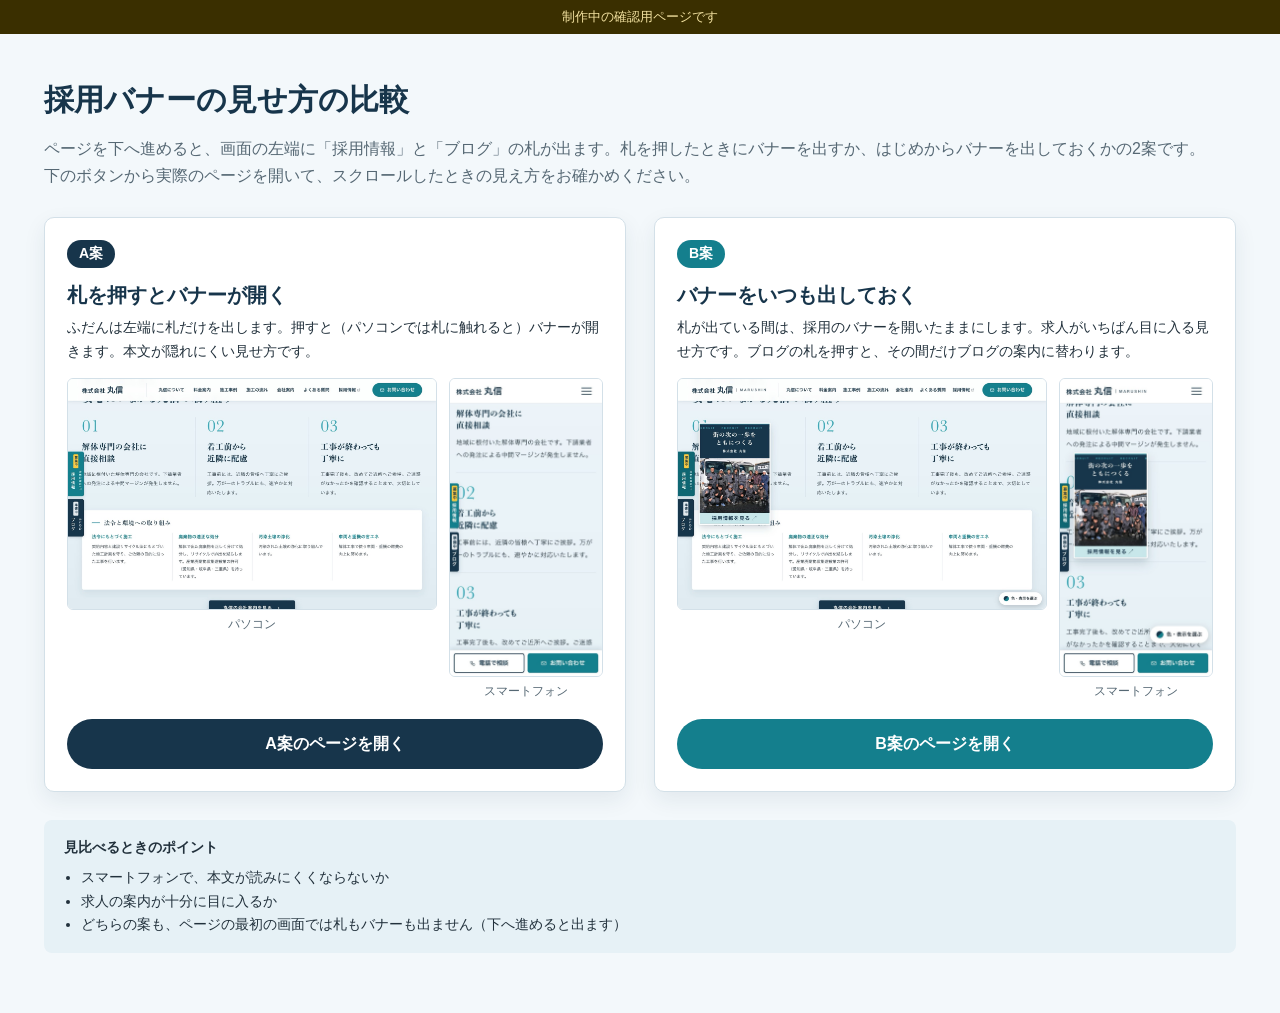
<file: compare/index.html>
<!doctype html>
<html lang="ja">
<head>
<meta charset="utf-8">
<meta name="viewport" content="width=device-width,initial-scale=1">
<meta name="robots" content="noindex,nofollow">
<title>採用バナーの見せ方の比較｜株式会社 丸信（確認用）</title>
<style>
:root{--navy:#17354B;--teal:#147F8D;--pale:#E6F1F6;--line:#D3E0E8;--text:#22313C;--mute:#566874}
*{box-sizing:border-box}
body{margin:0;background:#F3F8FB;color:var(--text);font-family:"Hiragino Sans","Hiragino Kaku Gothic ProN","Noto Sans JP",sans-serif;line-height:1.7}
.draft{background:#3a2f00;color:#f4e3a1;text-align:center;font-size:13px;padding:6px 12px}
.wrap{max-width:1240px;margin:0 auto;padding:40px 24px 60px}
h1{margin:0;color:var(--navy);font-size:clamp(22px,3vw,30px)}
.lead{margin:10px 0 0;color:var(--mute)}
.grid{display:grid;grid-template-columns:1fr 1fr;gap:28px;margin-top:28px}
.card{background:#fff;border:1px solid var(--line);border-radius:10px;padding:22px;box-shadow:0 8px 22px rgba(23,53,75,.08);display:flex;flex-direction:column}
.tag{align-self:flex-start;display:inline-block;padding:2px 12px;border-radius:999px;background:var(--navy);color:#fff;font-weight:700;font-size:14px}
.card.b .tag{background:var(--teal)}
h2{margin:10px 0 4px;color:var(--navy);font-size:20px}
.card p{margin:0 0 14px;font-size:14px}
.shots{display:grid;grid-template-columns:2.4fr 1fr;gap:12px;align-items:start}
.shots figure{margin:0}
.shots img{display:block;width:100%;height:auto;border:1px solid var(--line);border-radius:6px}
figcaption{margin-top:4px;font-size:12px;color:var(--mute);text-align:center}
.btn{display:flex;justify-content:center;align-items:center;min-height:50px;margin-top:auto;padding:0 20px;border-radius:999px;background:var(--navy);color:#fff;font-weight:700;text-decoration:none}
.card.b .btn{background:var(--teal)}
.shots+.btn{margin-top:18px}
.note{margin-top:28px;padding:16px 20px;background:var(--pale);border-radius:8px;font-size:14px}
.note ul{margin:6px 0 0;padding-left:1.2em}
@media (max-width:860px){.grid{grid-template-columns:1fr}}
</style>
</head>
<body>
<div class="draft">制作中の確認用ページです</div>
<div class="wrap">
<h1>採用バナーの見せ方の比較</h1>
<p class="lead">ページを下へ進めると、画面の左端に「採用情報」と「ブログ」の札が出ます。札を押したときにバナーを出すか、はじめからバナーを出しておくかの2案です。<br>下のボタンから実際のページを開いて、スクロールしたときの見え方をお確かめください。</p>
<div class="grid">
<section class="card a">
<span class="tag">A案</span>
<h2>札を押すとバナーが開く</h2>
<p>ふだんは左端に札だけを出します。押すと（パソコンでは札に触れると）バナーが開きます。本文が隠れにくい見せ方です。</p>
<div class="shots">
<figure><img src="a-pc.jpg" alt="A案 パソコンの画面" width="1400" height="875"><figcaption>パソコン</figcaption></figure>
<figure><img src="a-sp.jpg" alt="A案 スマートフォンの画面" width="390" height="760"><figcaption>スマートフォン</figcaption></figure>
</div>
<a class="btn" href="../?banner=tab" target="_blank" rel="noopener">A案のページを開く</a>
</section>
<section class="card b">
<span class="tag">B案</span>
<h2>バナーをいつも出しておく</h2>
<p>札が出ている間は、採用のバナーを開いたままにします。求人がいちばん目に入る見せ方です。ブログの札を押すと、その間だけブログの案内に替わります。</p>
<div class="shots">
<figure><img src="b-pc.jpg" alt="B案 パソコンの画面" width="1400" height="875"><figcaption>パソコン</figcaption></figure>
<figure><img src="b-sp.jpg" alt="B案 スマートフォンの画面" width="390" height="760"><figcaption>スマートフォン</figcaption></figure>
</div>
<a class="btn" href="../?banner=open" target="_blank" rel="noopener">B案のページを開く</a>
</section>
</div>
<div class="note"><b>見比べるときのポイント</b>
<ul>
<li>スマートフォンで、本文が読みにくくならないか</li>
<li>求人の案内が十分に目に入るか</li>
<li>どちらの案も、ページの最初の画面では札もバナーも出ません（下へ進めると出ます）</li>
</ul></div>
</div>
</body>
</html>
</file>
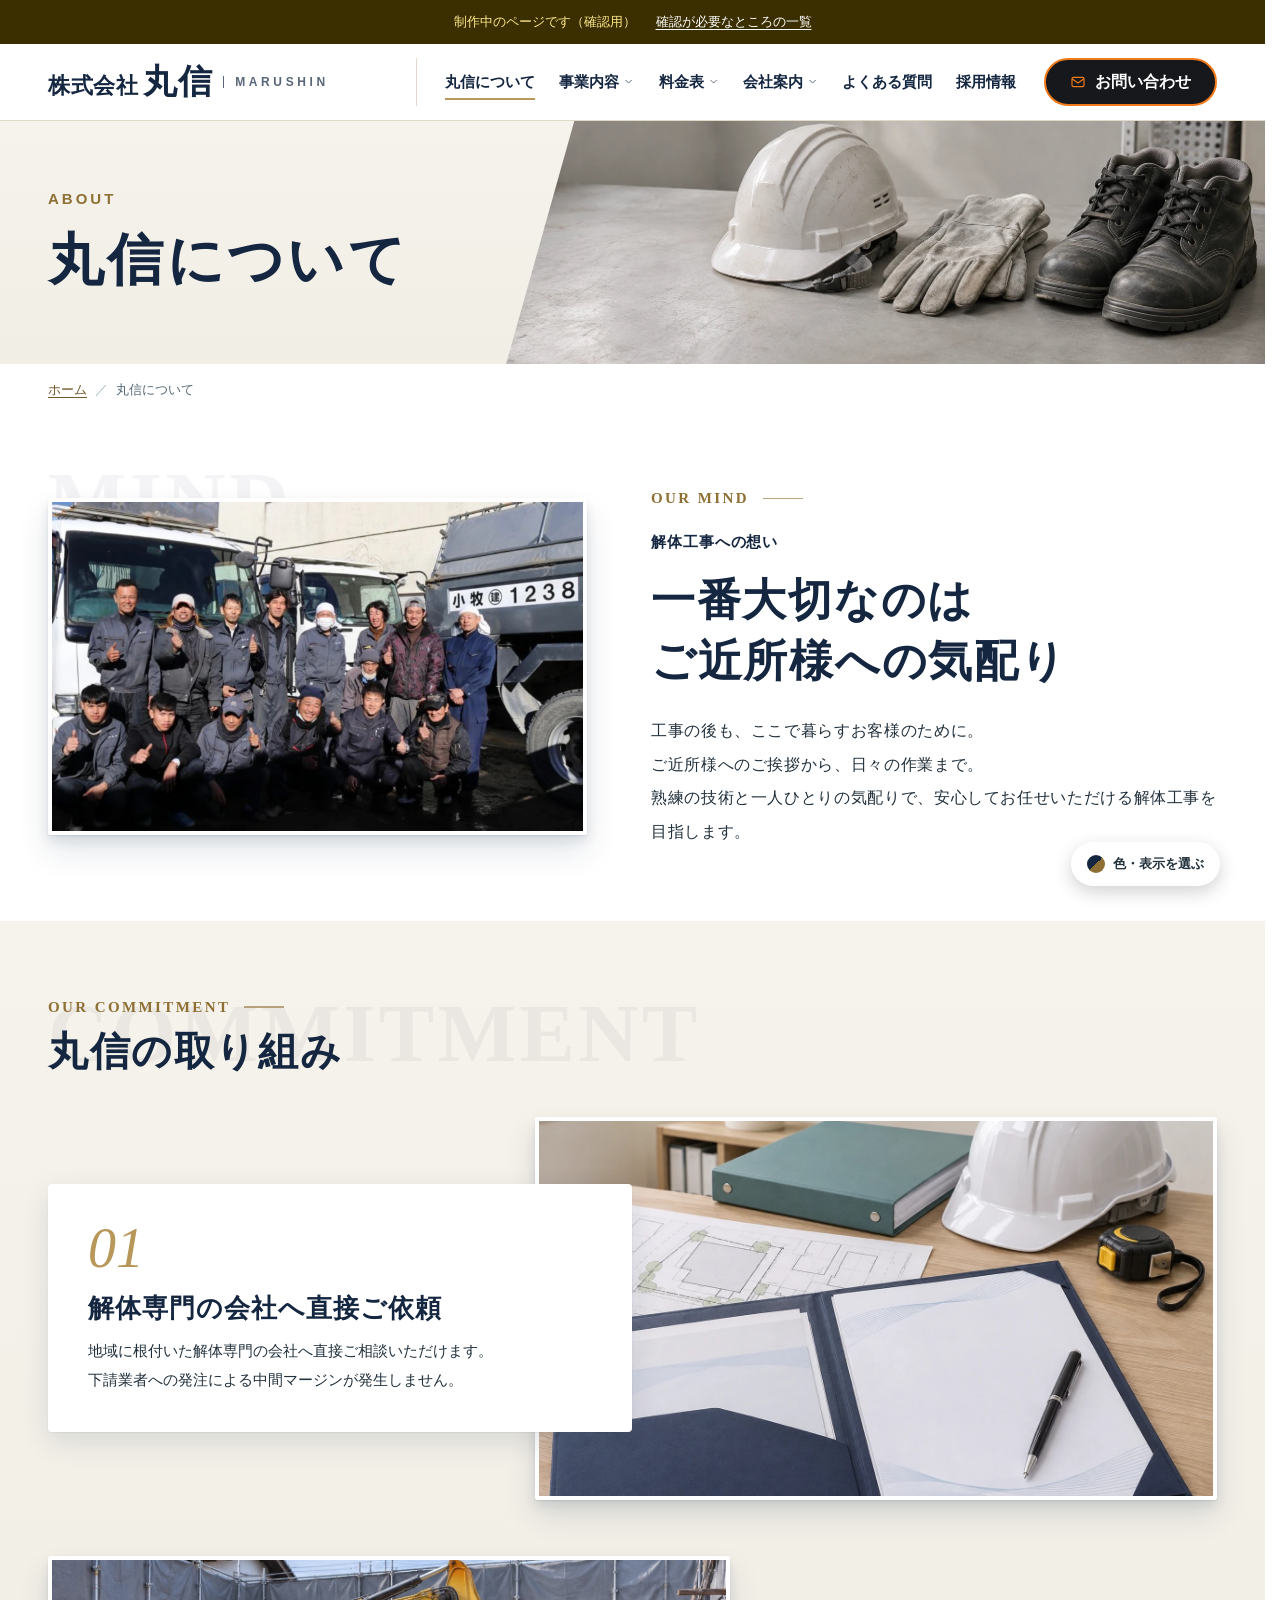
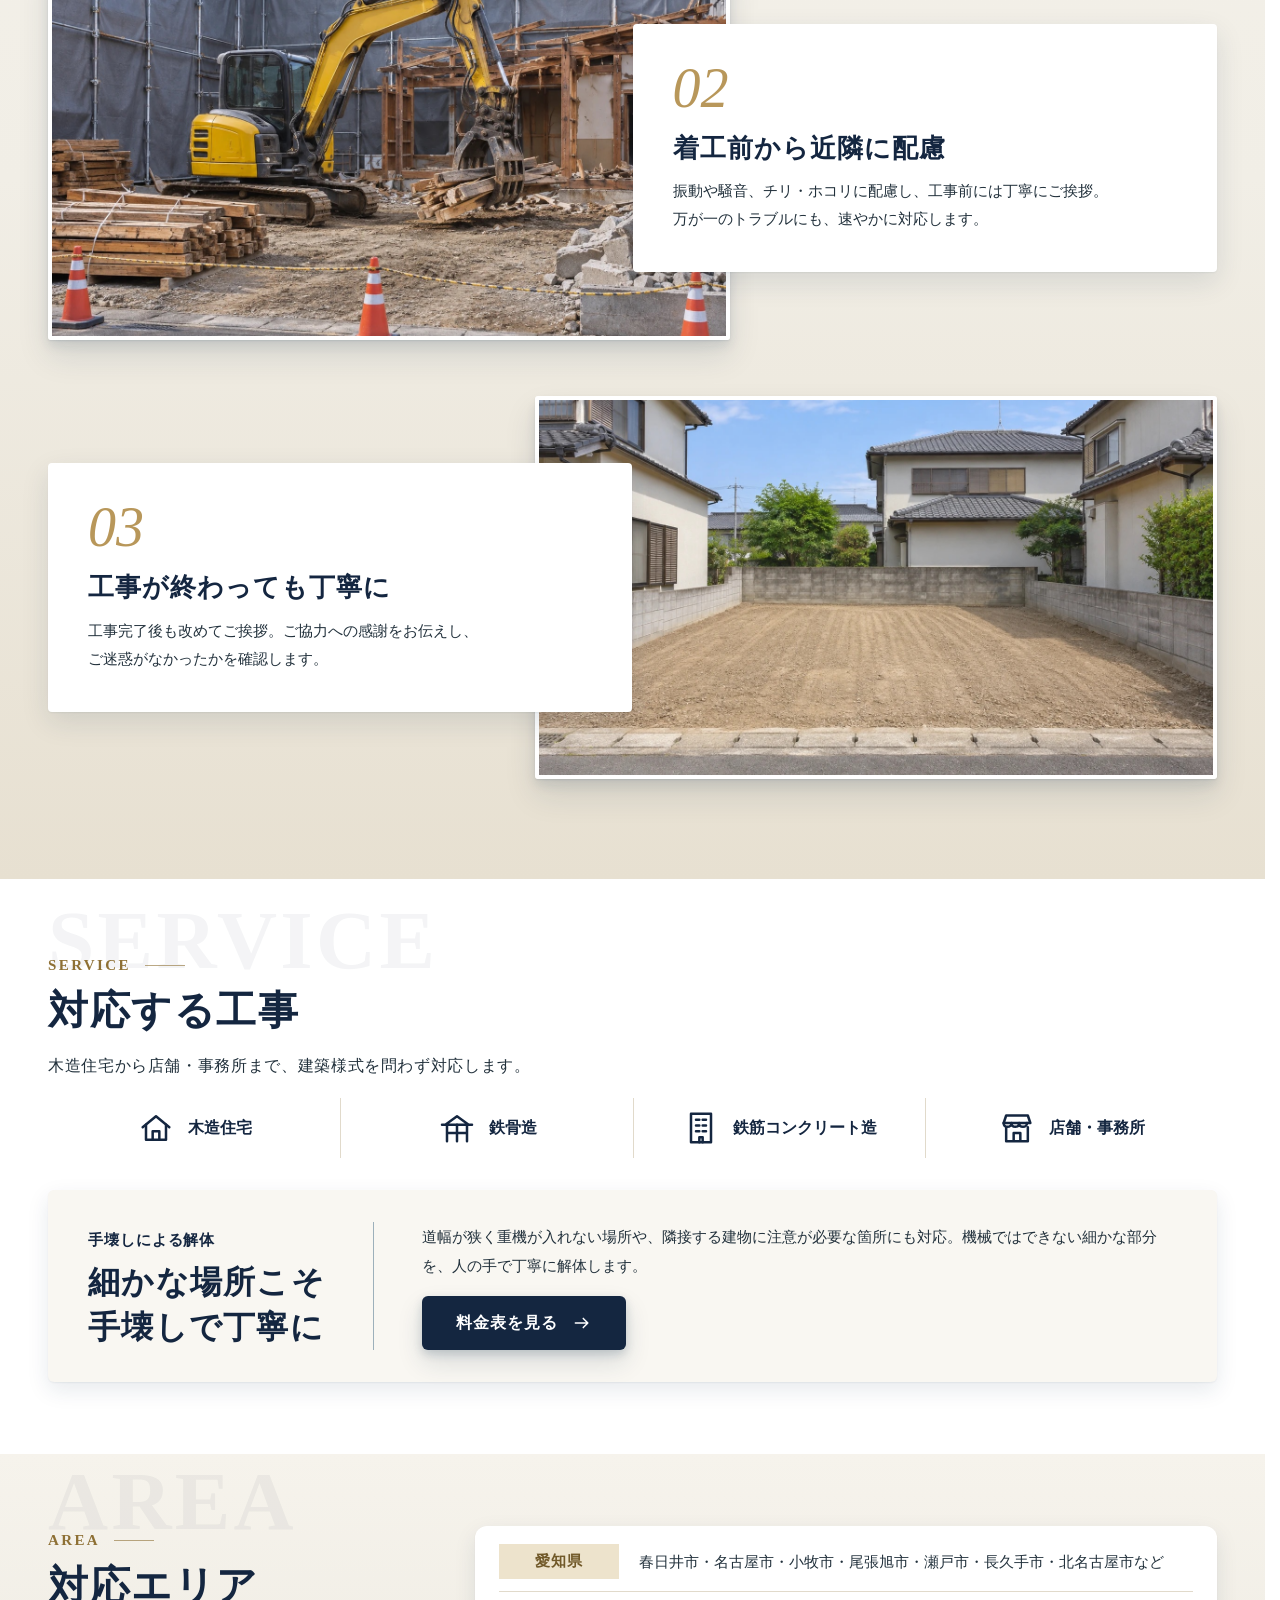
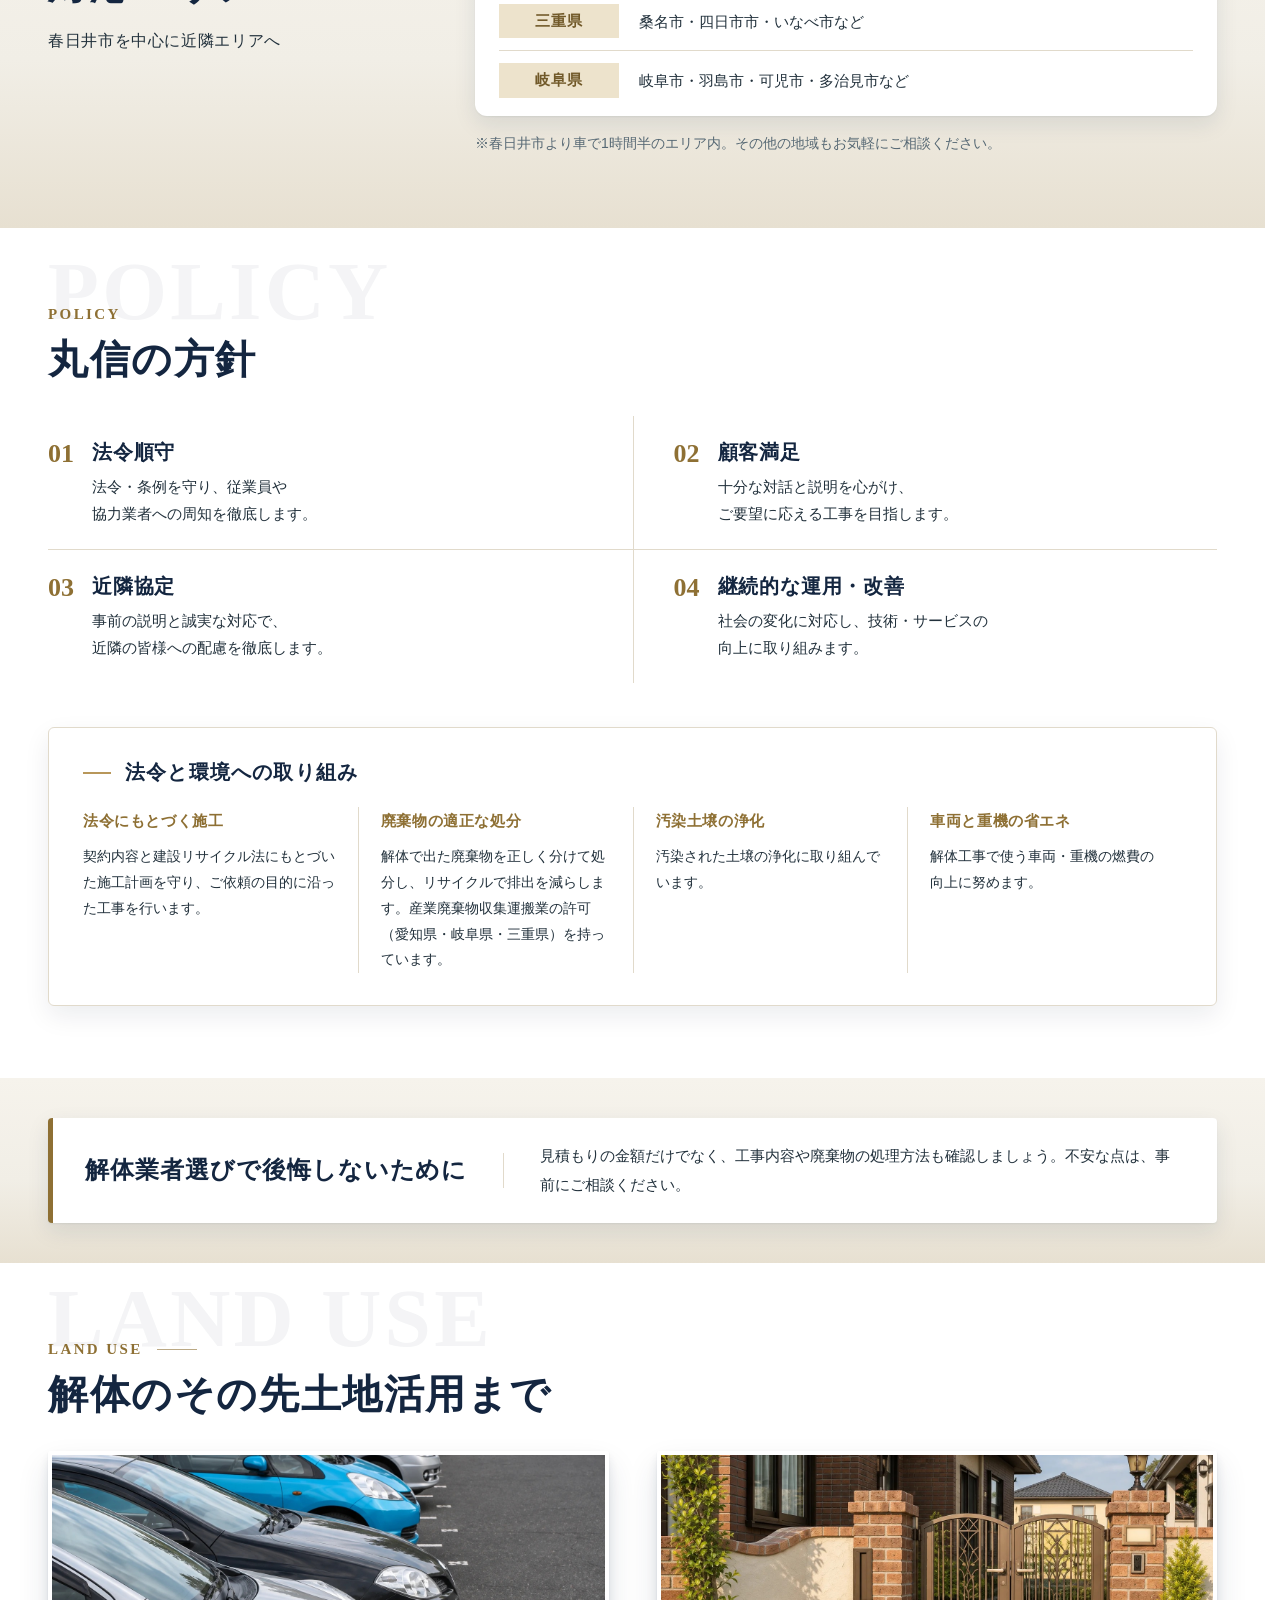
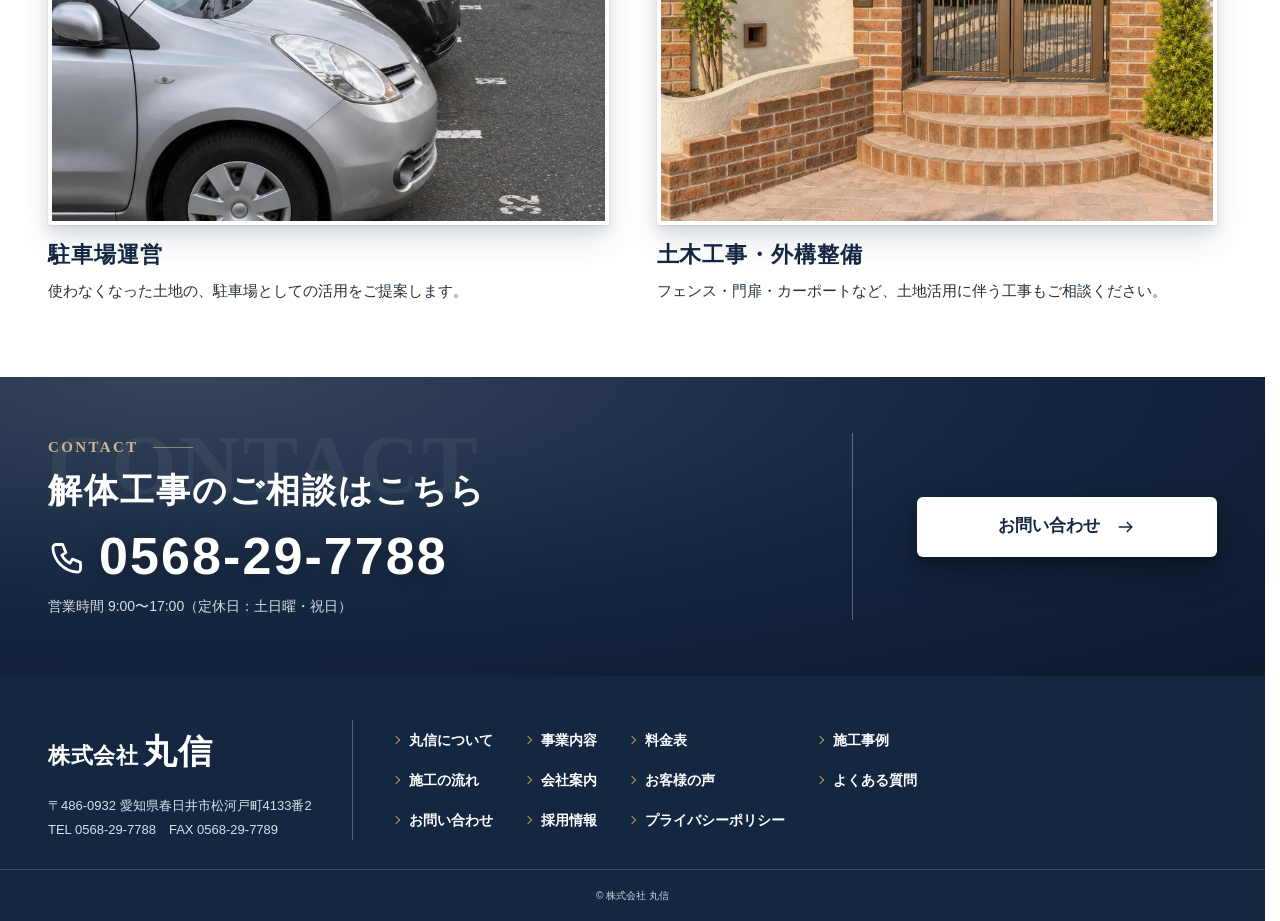
<file: about.html>
<!doctype html>
<html lang="ja">
<head>
<meta charset="utf-8">
<meta name="viewport" content="width=device-width,initial-scale=1">
<title>丸信について｜株式会社 丸信（春日井市・名古屋市の解体工事）</title>
<meta name="description" content="株式会社丸信の解体工事への考え方、近隣への配慮、対応する工事、対応エリアをご紹介します。">
<meta name="robots" content="noindex,nofollow">
<meta name="format-detection" content="telephone=no">
<meta property="og:type" content="website">
<meta property="og:site_name" content="株式会社 丸信">
<meta property="og:title" content="丸信について｜株式会社 丸信（春日井市・名古屋市の解体工事）">
<meta property="og:description" content="株式会社丸信の解体工事への考え方、近隣への配慮、対応する工事、対応エリアをご紹介します。">
<meta property="og:image" content="https://easywebcraft.github.io/marushin-design/images/ogp.jpg?v=da5e6cc7">
<meta name="twitter:card" content="summary_large_image">
<link rel="icon" href="favicon.ico" sizes="32x32">
<link rel="icon" href="images/icon/icon-192.png" type="image/png" sizes="192x192">
<link rel="apple-touch-icon" href="images/icon/apple-touch-icon.png">
<link rel="stylesheet" href="assets/style.css?v=01bc1d18">
<style>:root[data-theme="base"]{--navy:#17354B;--navy-d:#102838;--teal:#38A8B8;--teal-d:#147F8D;--teal-dd:#0E6773;--pale:#E6F1F6;--pale2:#F3F8FB;--line:#D3E0E8;--tint:#D5ECEE;--bg1:#eef5f9;--bg2:#dde9f0;}:root[data-theme="brick"]{--navy:#1E2B3C;--navy-d:#141E2B;--teal:#D0784F;--teal-d:#A9502A;--teal-dd:#8A3E1F;--pale:#F4ECE6;--pale2:#FAF6F2;--line:#E5D8CE;--tint:#F2DCCF;--bg1:#F8F2EE;--bg2:#EBDFD6;}:root[data-theme="orange"]{--navy:#24282D;--navy-d:#17191C;--teal:#F29A2E;--teal-d:#C66A0A;--teal-dd:#A3560A;--pale:#F5F1EA;--pale2:#FAF8F4;--line:#E4DDD2;--tint:#FBE3C4;--bg1:#F9F6F1;--bg2:#ECE5DA;}:root[data-theme="green"]{--navy:#1E3A2F;--navy-d:#142820;--teal:#5E9C6E;--teal-d:#2F7A4A;--teal-dd:#22603A;--pale:#E9F2EC;--pale2:#F4F9F5;--line:#D3E3D8;--tint:#D4EBDC;--bg1:#F0F6F2;--bg2:#DCE9E0;}:root[data-theme="brown"]{--navy:#3A2A1E;--navy-d:#271C13;--teal:#B08A4E;--teal-d:#8C6A33;--teal-dd:#6E5226;--pale:#F3EEE6;--pale2:#FAF7F2;--line:#E3D9CB;--tint:#EADFC9;--bg1:#F7F3EC;--bg2:#E9E0D2;}:root[data-theme="gray"]{--navy:#2B2F33;--navy-d:#1C1F22;--teal:#7A8590;--teal-d:#56616B;--teal-dd:#434C54;--pale:#EEF0F2;--pale2:#F7F8F9;--line:#DADEE2;--tint:#DDE2E7;--bg1:#F3F5F6;--bg2:#E3E7EA;}.tsw{position:fixed;right:60px;bottom:14px;z-index:57;font-size:13px}.tsw-btn{display:flex;align-items:center;gap:8px;min-height:44px;padding:0 16px;border:0;border-radius:999px;background:#fff;color:#22313C;font:inherit;font-weight:700;box-shadow:0 6px 18px rgba(0,0,0,.18);cursor:pointer}.tsw-dot{width:18px;height:18px;border-radius:50%;background:linear-gradient(135deg,var(--navy) 50%,var(--teal-d) 50%)}.tsw-list{position:absolute;right:0;bottom:calc(100% + 8px);width:280px;margin:0;padding:8px;list-style:none;background:#fff;border-radius:10px;box-shadow:0 10px 30px rgba(0,0,0,.2)}.tsw-list[hidden]{display:none}.tsw-list p{margin:4px 8px 6px;color:#566874;font-size:12px}.tsw-list button{display:flex;align-items:center;gap:10px;width:100%;min-height:44px;padding:4px 8px;border:0;border-radius:6px;background:none;color:#22313C;font:inherit;text-align:left;cursor:pointer}.tsw-list button:hover{background:#F3F5F7}.tsw-list button[aria-pressed="true"]{background:#EEF3F6;font-weight:700}.tsw-sw{flex:none;width:34px;height:22px;border-radius:4px;box-shadow:inset 0 0 0 1px rgba(0,0,0,.1)}.tsw-list p.tsw-h{margin:8px 8px 2px;color:#22313C;font-weight:700;font-size:12px}.tsw-bi{flex:none;display:grid;place-items:center;width:34px;height:22px;border-radius:4px;background:#22313C;color:#fff;font-weight:700;font-size:12px}@media (max-width:767px){.tsw{right:36px;bottom:84px}}@media print{.tsw{display:none}}</style>
<script>(function(){var k=null;try{var m=location.search.match(/[?&]color=([a-z]+)/);if(m){k=m[1];localStorage.setItem("mstheme",k)}else{k=localStorage.getItem("mstheme")}}catch(e){}if(k&&['gold', 'base', 'brick', 'orange', 'green', 'brown', 'gray'].indexOf(k)>0)document.documentElement.setAttribute("data-theme",k);var bn=null;try{if(/[?&]banner=open(&|$)/.test(location.search)){bn="open";localStorage.setItem("msbanner",bn)}else if(/[?&]banner=tab(&|$)/.test(location.search)){bn="tab";localStorage.setItem("msbanner",bn)}else{bn=localStorage.getItem("msbanner")}}catch(e){}if(bn==="open")document.documentElement.setAttribute("data-banner","open")})();</script>
</head>
<body>
<svg xmlns="http://www.w3.org/2000/svg" width="0" height="0" style="position:absolute" aria-hidden="true" focusable="false">
<defs>
<symbol id="i-mail" viewBox="0 0 24 24" fill="none" stroke="currentColor" stroke-width="1.7" stroke-linecap="round" stroke-linejoin="round"><rect x="3" y="5" width="18" height="14" rx="2"/><path d="M3.5 7.5l8.5 6 8.5-6"/></symbol>
<symbol id="i-phone" viewBox="0 0 24 24" fill="none" stroke="currentColor" stroke-width="1.7" stroke-linecap="round" stroke-linejoin="round"><path d="M5 4h4l2 5-2.5 1.5a11 11 0 0 0 5 5L15 13l5 2v4a2 2 0 0 1-2 2A16 16 0 0 1 3 6a2 2 0 0 1 2-2z"/></symbol>
<symbol id="i-chev" viewBox="0 0 24 24" fill="none" stroke="currentColor" stroke-width="2" stroke-linecap="round" stroke-linejoin="round"><path d="M9 6l6 6-6 6"/></symbol>
<symbol id="i-chat" viewBox="0 0 24 24" fill="none" stroke="currentColor" stroke-width="1.5" stroke-linecap="round" stroke-linejoin="round"><path d="M4 5h16v11H10l-5 4v-4H4z"/><path d="M8.5 10.5h.01M12 10.5h.01M15.5 10.5h.01"/></symbol>
<symbol id="i-users" viewBox="0 0 24 24" fill="none" stroke="currentColor" stroke-width="1.5" stroke-linecap="round" stroke-linejoin="round"><circle cx="12" cy="8" r="3"/><path d="M6.5 19.5c0-3 2.5-5.5 5.5-5.5s5.5 2.5 5.5 5.5"/><circle cx="5" cy="10" r="2"/><path d="M2 17c0-1.8 1.3-3.2 3-3.4"/><circle cx="19" cy="10" r="2"/><path d="M22 17c0-1.8-1.3-3.2-3-3.4"/></symbol>
<symbol id="i-greet" viewBox="0 0 24 24" fill="none" stroke="currentColor" stroke-width="1.5" stroke-linecap="round" stroke-linejoin="round"><path d="M3 11l9-7 9 7"/><path d="M5 9.5V20h14V9.5"/><path d="M12 17.2l-2.5-2.3a1.8 1.8 0 0 1 2.5-2.6 1.8 1.8 0 0 1 2.5 2.6z"/></symbol>
<symbol id="i-home" viewBox="0 0 24 24" fill="none" stroke="currentColor" stroke-width="1.5" stroke-linecap="round" stroke-linejoin="round"><path d="M3 11l9-7 9 7"/><path d="M5 9.5V20h14V9.5"/><path d="M10 20v-6h4v6"/></symbol>
<symbol id="i-doc" viewBox="0 0 24 24" fill="none" stroke="currentColor" stroke-width="1.5" stroke-linecap="round" stroke-linejoin="round"><path d="M6 3h9l4 4v14H6z"/><path d="M15 3v4h4"/><path d="M9 12h7M9 16h7"/></symbol>
<symbol id="i-pen" viewBox="0 0 24 24" fill="none" stroke="currentColor" stroke-width="1.5" stroke-linecap="round" stroke-linejoin="round"><path d="M4 20l4.5-1L20 7.5 16.5 4 5 15.5z"/><path d="M14 6.5l3.5 3.5"/></symbol>
<symbol id="i-search" viewBox="0 0 24 24" fill="none" stroke="currentColor" stroke-width="1.5" stroke-linecap="round" stroke-linejoin="round"><circle cx="11" cy="11" r="6"/><path d="M16 16l5 5"/></symbol>
<symbol id="i-calc" viewBox="0 0 24 24" fill="none" stroke="currentColor" stroke-width="1.5" stroke-linecap="round" stroke-linejoin="round"><rect x="5" y="3" width="14" height="18" rx="2"/><rect x="8" y="6" width="8" height="3.5" rx=".5"/><path d="M8.5 13h.01M12 13h.01M15.5 13h.01M8.5 16.5h.01M12 16.5h.01M15.5 16.5h.01"/></symbol>
<symbol id="i-clip" viewBox="0 0 24 24" fill="none" stroke="currentColor" stroke-width="1.5" stroke-linecap="round" stroke-linejoin="round"><rect x="5" y="5" width="14" height="16" rx="2"/><rect x="9" y="3" width="6" height="4" rx="1"/><path d="M9 12h6M9 16h6"/></symbol>
<symbol id="i-excavator" viewBox="0 0 24 24" fill="none" stroke="currentColor" stroke-width="1.5" stroke-linecap="round" stroke-linejoin="round"><rect x="2" y="17" width="12" height="4" rx="2"/><path d="M4 17v-6h5.5l2 6"/><path d="M9 11l4.5-7 5.5 4-1.5 5"/><path d="M17.5 13l4 1-1 4h-4z"/></symbol>
<symbol id="i-truck" viewBox="0 0 24 24" fill="none" stroke="currentColor" stroke-width="1.5" stroke-linecap="round" stroke-linejoin="round"><path d="M2 7h11v9H2z"/><path d="M13 10h4l4 3v3h-8z"/><circle cx="6.5" cy="18" r="2"/><circle cx="17" cy="18" r="2"/></symbol>
<symbol id="i-ground" viewBox="0 0 24 24" fill="none" stroke="currentColor" stroke-width="1.5" stroke-linecap="round" stroke-linejoin="round"><circle cx="12" cy="12" r="9"/><path d="M8 12.5l3 3 5-6"/></symbol>
<symbol id="i-pin" viewBox="0 0 24 24" fill="none" stroke="currentColor" stroke-width="1.5" stroke-linecap="round" stroke-linejoin="round"><path d="M12 21s7-6.2 7-11a7 7 0 1 0-14 0c0 4.8 7 11 7 11z"/><circle cx="12" cy="10" r="2.5"/></symbol>
<symbol id="i-ext" viewBox="0 0 24 24" fill="none" stroke="currentColor" stroke-width="1.7" stroke-linecap="round" stroke-linejoin="round"><path d="M14 4h6v6M20 4l-9 9"/><path d="M18 14v5a1 1 0 0 1-1 1H5a1 1 0 0 1-1-1V7a1 1 0 0 1 1-1h5"/></symbol>
</defs>
</svg>
<a class="skip" href="#main">本文へ移動</a>
<div class="draft"><span>制作中のページです（確認用）</span><a href="check.html">確認が必要なところの一覧</a></div>
<header class="hd">
<div class="hd-in">
<a class="logo" href="./" aria-label="株式会社 丸信 ホーム"><span class="logo-s">株式会社</span><span class="logo-l">丸信</span><span class="logo-en" lang="en" aria-hidden="true">MARUSHIN</span></a>
<nav class="gnav" aria-label="メインメニュー"><ul>
<li><a href="about.html" aria-current="page">丸信について</a></li><li class="has-sub"><a href="jigyo.html" aria-haspopup="true">事業内容<svg class="ic gnav-dn" aria-hidden="true" focusable="false"><use href="#i-chev"/></svg></a><ul class="gnav-sub"><li><a href="case.html">施工事例</a></li><li><a href="flow.html">施工の流れ</a></li></ul></li><li class="has-sub"><a href="price.html" aria-haspopup="true">料金表<svg class="ic gnav-dn" aria-hidden="true" focusable="false"><use href="#i-chev"/></svg></a><ul class="gnav-sub"><li><a href="price.html#demolition">解体工事料金</a></li><li><a href="price.html#other">その他料金</a></li></ul></li><li class="has-sub"><a href="outline.html" aria-haspopup="true">会社案内<svg class="ic gnav-dn" aria-hidden="true" focusable="false"><use href="#i-chev"/></svg></a><ul class="gnav-sub"><li><a href="outline.html#ol-prof">会社概要</a></li><li><a href="outline.html#ol-msg">社長あいさつ</a></li><li><a href="outline.html#ol-phil">経営方針</a></li></ul></li><li><a href="faq.html">よくある質問</a></li><li><a href="recruit.html">採用情報</a></li>
</ul></nav>
<a class="btn btn-teal hd-cta" href="contact.html"><svg class="ic" aria-hidden="true" focusable="false"><use href="#i-mail"/></svg>お問い合わせ</a>
<button class="burger" type="button" aria-expanded="false" aria-controls="drawer" aria-label="メニューを開く"><span></span><span></span><span></span></button>
</div>
<nav class="drawer" id="drawer" aria-label="すべてのページ" hidden>
<ul>
<li><a href="about.html" aria-current="page">丸信について<svg class="ic" aria-hidden="true" focusable="false"><use href="#i-chev"/></svg></a></li><li><a href="jigyo.html">事業内容<svg class="ic" aria-hidden="true" focusable="false"><use href="#i-chev"/></svg></a></li><li><a href="case.html">施工事例<svg class="ic" aria-hidden="true" focusable="false"><use href="#i-chev"/></svg></a></li><li><a href="flow.html">施工の流れ<svg class="ic" aria-hidden="true" focusable="false"><use href="#i-chev"/></svg></a></li><li><a href="price.html">料金表<svg class="ic" aria-hidden="true" focusable="false"><use href="#i-chev"/></svg></a></li><li><a href="outline.html">会社案内<svg class="ic" aria-hidden="true" focusable="false"><use href="#i-chev"/></svg></a></li><li><a href="faq.html">よくある質問<svg class="ic" aria-hidden="true" focusable="false"><use href="#i-chev"/></svg></a></li><li><a href="contact.html">お問い合わせ<svg class="ic" aria-hidden="true" focusable="false"><use href="#i-chev"/></svg></a></li><li><a href="recruit.html">採用情報<svg class="ic" aria-hidden="true" focusable="false"><use href="#i-chev"/></svg></a></li>
</ul>
<a class="drawer-tel" href="tel:0568297788"><svg class="ic" aria-hidden="true" focusable="false"><use href="#i-phone"/></svg><span><b>0568-29-7788</b><small>営業時間 9:00〜17:00（定休日：土日曜・祝日）</small></span></a>
<p class="drawer-foot"><a href="./">ホーム</a><a href="policy.html">プライバシーポリシー</a></p>
</nav>
</header>
<main id="main">
<div class="ph ph-au">
<div class="ph-img"><img src="images/ph/about.jpg" alt="" width="1536" height="1024" style="object-position:74% 60%"></div>
<div class="ph-in"><div class="ph-ttl"><p class="ph-en" lang="en">ABOUT</p><h1>丸信について</h1></div></div>
</div>
<nav class="bc" aria-label="現在位置"><ol><li><a href="./">ホーム</a></li><li aria-current="page">丸信について</li></ol></nav>
<section class="sec au-mind has-wm" data-wm="MIND" aria-labelledby="h-mind">
<div class="wrap au-mind-in">
<figure class="au-ph au-staff"><img src="images/about-staff.jpg" alt="丸信の社員の集合写真" width="2000" height="1003" loading="lazy" decoding="async"></figure>
<div class="au-mind-tx"><p class="cm-en" lang="en">OUR MIND</p><p class="au-sub">解体工事への想い</p>
<h2 class="t-ttl au-big" id="h-mind">一番大切なのは<br>ご近所様への気配り</h2>
<p>工事の後も、ここで暮らすお客様のために。<br>ご近所様へのご挨拶から、日々の作業まで。<br>熟練の技術と一人ひとりの気配りで、安心してお任せいただける解体工事を目指します。</p></div>
</div>
</section>

<section class="sec au-cm-sec has-wm" data-wm="COMMITMENT" aria-labelledby="h-au-cm">
<div class="wrap">
<p class="cm-en" lang="en">OUR COMMITMENT</p><h2 class="t-ttl" id="h-au-cm">丸信の取り組み</h2>
<ol class="au-cm"><li><div class="au-card"><span class="au-n" aria-hidden="true">01</span><div class="au-tx"><h3>解体専門の会社へ直接ご依頼</h3><p>地域に根付いた解体専門の会社へ直接ご相談いただけます。<br>下請業者への発注による中間マージンが発生しません。</p></div></div><figure class="au-ph"><img src="images/top/flow-2.jpg" alt="" width="1448" height="1086" loading="lazy" decoding="async"></figure></li><li><div class="au-card"><span class="au-n" aria-hidden="true">02</span><div class="au-tx"><h3>着工前から近隣に配慮</h3><p>振動や騒音、チリ・ホコリに配慮し、工事前には丁寧にご挨拶。<br>万が一のトラブルにも、速やかに対応します。</p></div></div><figure class="au-ph"><img src="images/top/flow-3.jpg" alt="" width="1448" height="1086" loading="lazy" decoding="async"></figure></li><li><div class="au-card"><span class="au-n" aria-hidden="true">03</span><div class="au-tx"><h3>工事が終わっても丁寧に</h3><p>工事完了後も改めてご挨拶。ご協力への感謝をお伝えし、<br>ご迷惑がなかったかを確認します。</p></div></div><figure class="au-ph"><img src="images/top/flow-4.jpg" alt="" width="1448" height="1086" loading="lazy" decoding="async"></figure></li></ol>
</div>
</section>

<section class="sec au-svc-sec has-wm" data-wm="SERVICE" aria-labelledby="h-svc">
<div class="wrap">
<p class="cm-en" lang="en">SERVICE</p><h2 class="t-ttl" id="h-svc">対応する工事</h2>
<p class="t-sub">木造住宅から店舗・事務所まで、建築様式を問わず対応します。</p>
<ul class="au-kinds"><li><svg viewBox="0 0 24 24" fill="none" stroke="currentColor" stroke-width="1.5" stroke-linecap="round" stroke-linejoin="round" aria-hidden="true"><path d="M4 11.5 12 5l8 6.5"/><path d="M6 10v9h12v-9"/><path d="M10 19v-5h4v5"/></svg>木造住宅</li><li><svg viewBox="0 0 24 24" fill="none" stroke="currentColor" stroke-width="1.5" stroke-linecap="round" stroke-linejoin="round" aria-hidden="true"><path d="M3 10h18M5 10l7-5 7 5"/><path d="M6 10v10M18 10v10M12 10v10M6 15h12"/></svg>鉄骨造</li><li><svg viewBox="0 0 24 24" fill="none" stroke="currentColor" stroke-width="1.5" stroke-linecap="round" stroke-linejoin="round" aria-hidden="true"><rect x="6" y="3.5" width="12" height="17"/><path d="M9 7h2M13 7h2M9 10.5h2M13 10.5h2M9 14h2M13 14h2M11 20.5v-3h2v3"/></svg>鉄筋コンクリート造</li><li><svg viewBox="0 0 24 24" fill="none" stroke="currentColor" stroke-width="1.5" stroke-linecap="round" stroke-linejoin="round" aria-hidden="true"><path d="M4 9h16l-1.5-4.5h-13z"/><path d="M4 9c0 1.4 1 2.3 2.3 2.3S8.7 10.4 8.7 9c0 1.4 1 2.3 2.3 2.3S13.3 10.4 13.3 9c0 1.4 1 2.3 2.3 2.3S18 10.4 18 9"/><path d="M5.5 11.5V20h13v-8.5M10 20v-5h4v5"/></svg>店舗・事務所</li></ul>
<div class="au-hand">
<div class="au-hand-h"><p class="au-sub">手壊しによる解体</p><h3 class="t-ttl">細かな場所こそ<br>手壊しで丁寧に</h3></div>
<div class="au-hand-b"><p>道幅が狭く重機が入れない場所や、隣接する建物に注意が必要な箇所にも対応。機械ではできない細かな部分を、人の手で丁寧に解体します。</p>
<a class="btn btn-navy cm-btn au-btn" href="price.html">料金表を見る<svg class="t-arw" viewBox="0 0 24 24" aria-hidden="true" focusable="false"><path d="M4 12h15M13.5 6.5 19 12l-5.5 5.5" fill="none" stroke="currentColor" stroke-width="1.8" stroke-linecap="round" stroke-linejoin="round"/></svg></a></div>
</div>
</div>
</section>

<section class="sec ar-sec au-ar has-wm" data-wm="AREA" aria-labelledby="h-area">
<div class="wrap t-two">
<div><p class="cm-en" lang="en">AREA</p><h2 class="t-ttl" id="h-area">対応エリア</h2><p class="t-sub">春日井市を中心に近隣エリアへ</p></div>
<div><dl class="ar"><div><dt>愛知県</dt><dd>春日井市・名古屋市・小牧市・尾張旭市・瀬戸市・長久手市・北名古屋市など</dd></div><div><dt>三重県</dt><dd>桑名市・四日市市・いなべ市など</dd></div><div><dt>岐阜県</dt><dd>岐阜市・羽島市・可児市・多治見市など</dd></div></dl>
<p class="ar-note">※春日井市より車で1時間半のエリア内。その他の地域もお気軽にご相談ください。</p></div>
</div>
</section>

<section class="sec au-pol-sec has-wm" data-wm="POLICY" aria-labelledby="h-pol">
<div class="wrap">
<p class="cm-en" lang="en">POLICY</p><h2 class="t-ttl" id="h-pol">丸信の方針</h2>
<ul class="au-pol"><li><span class="au-pn" aria-hidden="true">01</span><div><h3>法令順守</h3><p>法令・条例を守り、従業員や<br>協力業者への周知を徹底します。</p></div></li><li><span class="au-pn" aria-hidden="true">02</span><div><h3>顧客満足</h3><p>十分な対話と説明を心がけ、<br>ご要望に応える工事を目指します。</p></div></li><li><span class="au-pn" aria-hidden="true">03</span><div><h3>近隣協定</h3><p>事前の説明と誠実な対応で、<br>近隣の皆様への配慮を徹底します。</p></div></li><li><span class="au-pn" aria-hidden="true">04</span><div><h3>継続的な運用・改善</h3><p>社会の変化に対応し、技術・サービスの<br>向上に取り組みます。</p></div></li></ul>
<div class="eco"><h3 class="eco-ttl">法令と環境への取り組み</h3><ul class="eco-l"><li><h4>法令にもとづく施工</h4><p>契約内容と建設リサイクル法にもとづいた施工計画を守り、ご依頼の目的に沿った工事を行います。</p></li><li><h4>廃棄物の適正な処分</h4><p>解体で出た廃棄物を正しく分けて処分し、リサイクルで排出を減らします。産業廃棄物収集運搬業の許可（愛知県・岐阜県・三重県）を持っています。</p></li><li><h4>汚染土壌の浄化</h4><p>汚染された土壌の浄化に取り組んでいます。</p></li><li><h4>車両と重機の省エネ</h4><p>解体工事で使う車両・重機の燃費の向上に努めます。</p></li></ul></div>
</div>
</section>

<section class="au-note-sec" aria-labelledby="h-note">
<div class="wrap"><div class="au-note">
<h2 id="h-note">解体業者選びで後悔しないために</h2>
<p>見積もりの金額だけでなく、工事内容や廃棄物の処理方法も確認しましょう。不安な点は、事前にご相談ください。</p>
</div></div>
</section>

<section class="sec au-land-sec has-wm" data-wm="LAND USE" aria-labelledby="h-land">
<div class="wrap">
<p class="cm-en" lang="en">LAND USE</p><h2 class="t-ttl" id="h-land">解体のその先土地活用まで</h2>
<ul class="au-land"><li><figure class="au-ph"><img src="images/about/parking.jpg" alt="" width="1448" height="1086" loading="lazy" decoding="async"></figure><h3>駐車場運営</h3><p>使わなくなった土地の、駐車場としての活用をご提案します。</p></li><li><figure class="au-ph"><img src="images/about/gaikou.jpg" alt="" width="1448" height="1086" loading="lazy" decoding="async"></figure><h3>土木工事・外構整備</h3><p>フェンス・門扉・カーポートなど、土地活用に伴う工事もご相談ください。</p></li></ul>
</div>
</section>

<section class="ct-band has-wm" data-wm="CONTACT" aria-labelledby="h-contact">
<div class="wrap ct-in">
<div class="ct-l"><p class="cm-en" lang="en">CONTACT</p><h2 class="ct-ttl" id="h-contact">解体工事のご相談はこちら</h2>
<a class="ct-tel" href="tel:0568297788"><svg class="ic" aria-hidden="true" focusable="false"><use href="#i-phone"/></svg><span>0568-29-7788</span></a>
<p class="ct-hours">営業時間 9:00〜17:00（定休日：土日曜・祝日）</p>
</div>
<a class="btn btn-white ct-btn" href="contact.html">お問い合わせ<svg class="t-arw" viewBox="0 0 24 24" aria-hidden="true" focusable="false"><path d="M4 12h15M13.5 6.5 19 12l-5.5 5.5" fill="none" stroke="currentColor" stroke-width="1.8" stroke-linecap="round" stroke-linejoin="round"/></svg></a>
</div>
</section>

</main>
<footer class="ft">
<div class="ft-in">
<div class="ft-brand">
<a class="logo logo-w" href="./" aria-label="株式会社 丸信 ホーム"><span class="logo-s">株式会社</span><span class="logo-l">丸信</span></a>
<address>〒486-0932 愛知県春日井市松河戸町4133番2<br>TEL 0568-29-7788　FAX 0568-29-7789</address>
</div>
<nav class="ft-nav" aria-label="フッターメニュー"><ul>
<li><a href="about.html">丸信について</a></li><li><a href="jigyo.html">事業内容</a></li><li><a href="price.html">料金表</a></li><li><a href="case.html">施工事例</a></li><li><a href="flow.html">施工の流れ</a></li><li><a href="outline.html">会社案内</a></li><li><a href="voice.html">お客様の声</a></li><li><a href="faq.html">よくある質問</a></li><li><a href="contact.html">お問い合わせ</a></li><li><a href="recruit.html">採用情報</a></li><li><a href="policy.html">プライバシーポリシー</a></li>
</ul></nav>
</div>
<p class="copy"><small>&copy; 株式会社 丸信</small></p>
</footer>
<div class="fixbar">
<a class="btn btn-white-line" href="tel:0568297788"><svg class="ic" aria-hidden="true" focusable="false"><use href="#i-phone"/></svg>電話で相談</a>
<a class="btn btn-teal" href="contact.html"><svg class="ic" aria-hidden="true" focusable="false"><use href="#i-mail"/></svg>お問い合わせ</a>
</div>
<div class="tsw" id="tsw"><ul class="tsw-list" hidden><li><p class="tsw-h">色の案</p></li><li><button type="button" data-k="gold" aria-pressed="false"><span class="tsw-sw" style="background:linear-gradient(135deg,#142640 50%,#8E7034 50%)"></span>濃紺×金茶（今の色）</button></li><li><button type="button" data-k="base" aria-pressed="false"><span class="tsw-sw" style="background:linear-gradient(135deg,#17354B 50%,#147F8D 50%)"></span>紺×青緑</button></li><li><button type="button" data-k="brick" aria-pressed="false"><span class="tsw-sw" style="background:linear-gradient(135deg,#1E2B3C 50%,#A9502A 50%)"></span>紺×赤茶</button></li><li><button type="button" data-k="orange" aria-pressed="false"><span class="tsw-sw" style="background:linear-gradient(135deg,#24282D 50%,#C66A0A 50%)"></span>黒×オレンジ</button></li><li><button type="button" data-k="green" aria-pressed="false"><span class="tsw-sw" style="background:linear-gradient(135deg,#1E3A2F 50%,#2F7A4A 50%)"></span>深緑×緑</button></li><li><button type="button" data-k="brown" aria-pressed="false"><span class="tsw-sw" style="background:linear-gradient(135deg,#3A2A1E 50%,#8C6A33 50%)"></span>焦げ茶×黄土</button></li><li><button type="button" data-k="gray" aria-pressed="false"><span class="tsw-sw" style="background:linear-gradient(135deg,#2B2F33 50%,#56616B 50%)"></span>墨×グレー</button></li><li><p class="tsw-h">採用バナーの見せ方</p></li><li><button type="button" data-b="tab" aria-pressed="false"><span class="tsw-bi">A</span>札を押すとバナーが開く（今の形）</button></li><li><button type="button" data-b="open" aria-pressed="false"><span class="tsw-bi">B</span>バナーをいつも出しておく</button></li><li><p>選ぶとすぐにサイト全体が切り替わります。採用バナーはトップページを少し下へ進めると出ます</p></li></ul><button class="tsw-btn" type="button" aria-expanded="false"><span class="tsw-dot"></span>色・表示を選ぶ</button></div>
<script>(function(){var w=document.getElementById("tsw");if(!w)return;var b=w.querySelector(".tsw-btn"),l=w.querySelector(".tsw-list"),r=document.documentElement;var mark=function(){var k=r.getAttribute("data-theme")||"gold",bn=r.getAttribute("data-banner")==="open"?"open":"tab";Array.prototype.forEach.call(l.querySelectorAll("button[data-k]"),function(x){x.setAttribute("aria-pressed",x.getAttribute("data-k")===k?"true":"false")});Array.prototype.forEach.call(l.querySelectorAll("button[data-b]"),function(x){x.setAttribute("aria-pressed",x.getAttribute("data-b")===bn?"true":"false")})};b.addEventListener("click",function(){var o=l.hidden;l.hidden=!o;b.setAttribute("aria-expanded",o?"true":"false")});l.addEventListener("click",function(e){var y=e.target.closest("button[data-b]");if(y){var bn=y.getAttribute("data-b");if(bn==="open")r.setAttribute("data-banner","open");else r.removeAttribute("data-banner");try{localStorage.setItem("msbanner",bn)}catch(e){}if(window.msBannerMode)window.msBannerMode();mark();return}var x=e.target.closest("button[data-k]");if(!x)return;var k=x.getAttribute("data-k");if(k==="gold")r.removeAttribute("data-theme");else r.setAttribute("data-theme",k);try{localStorage.setItem("mstheme",k)}catch(e){}mark()});document.addEventListener("click",function(e){if(!w.contains(e.target)){l.hidden=true;b.setAttribute("aria-expanded","false")}});mark()})();</script>
<script src="assets/main.js?v=01bc1d18" defer></script>
</body>
</html>
</file>
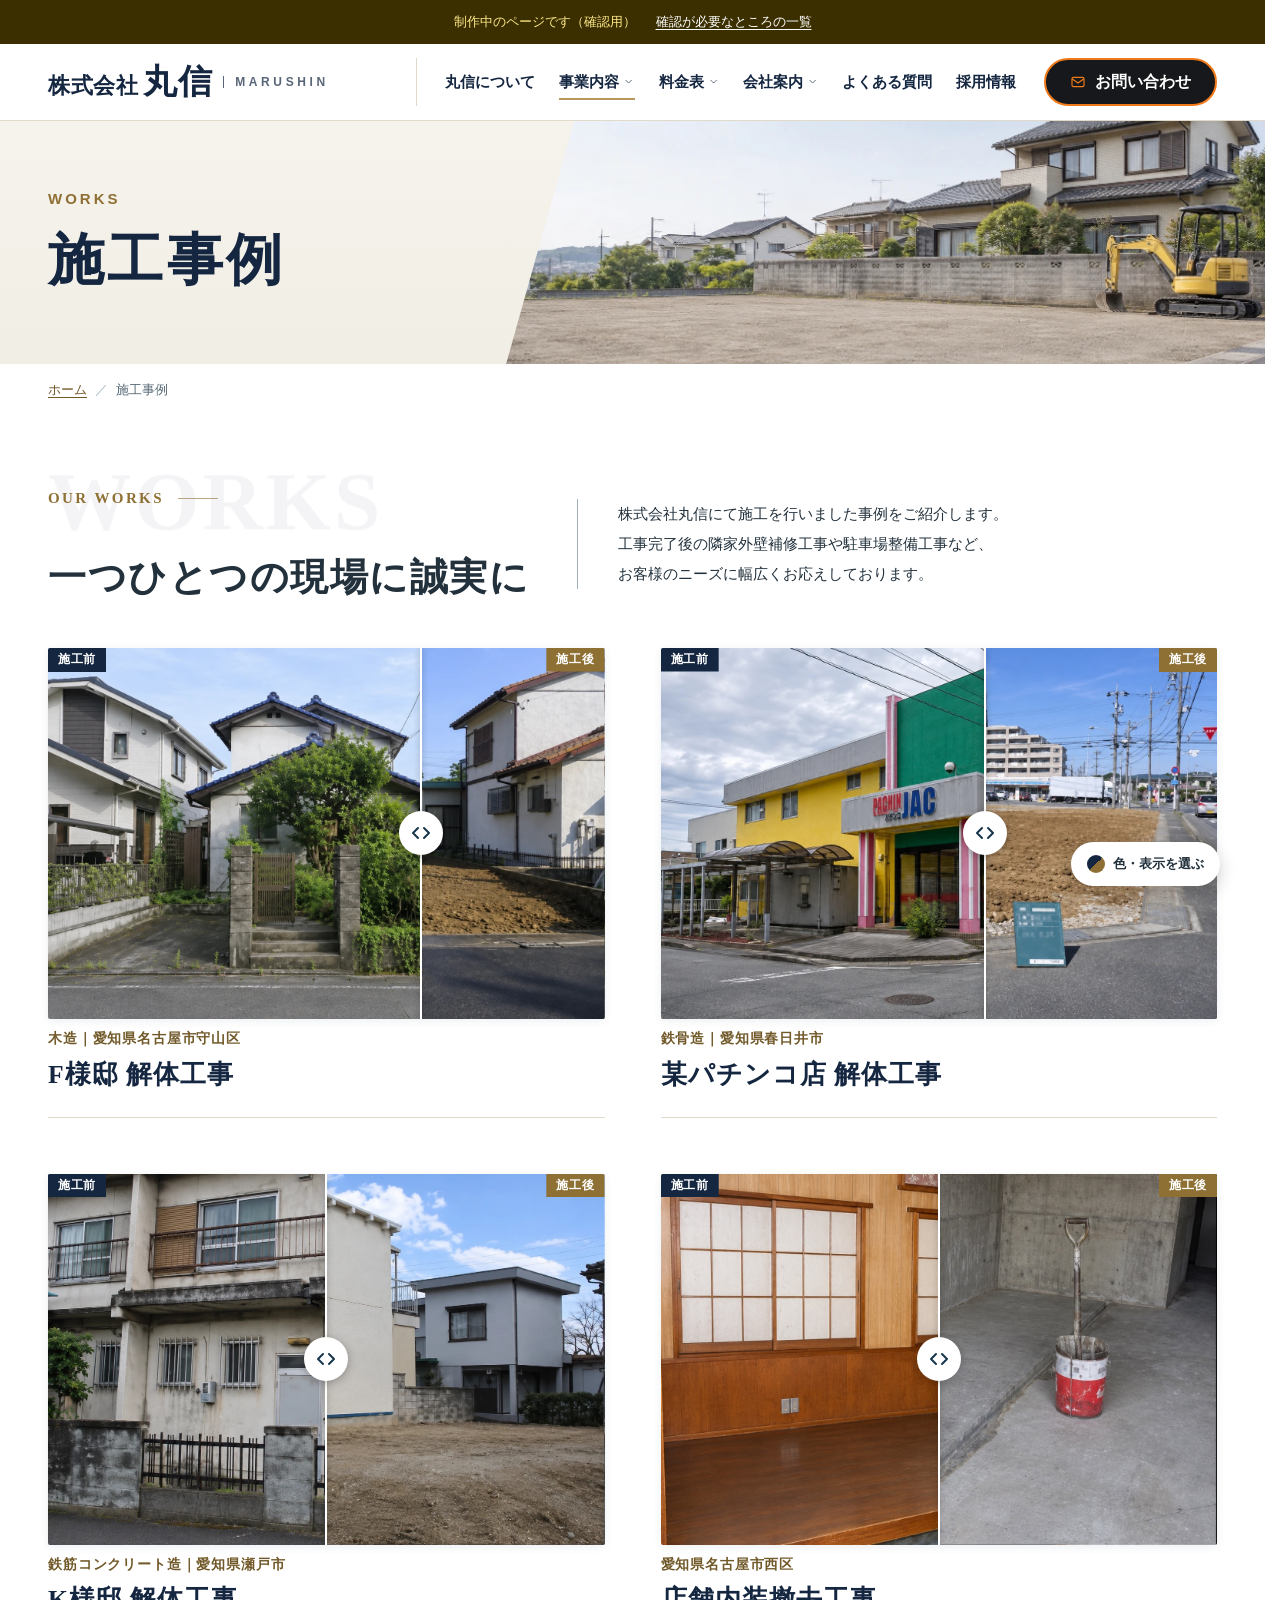
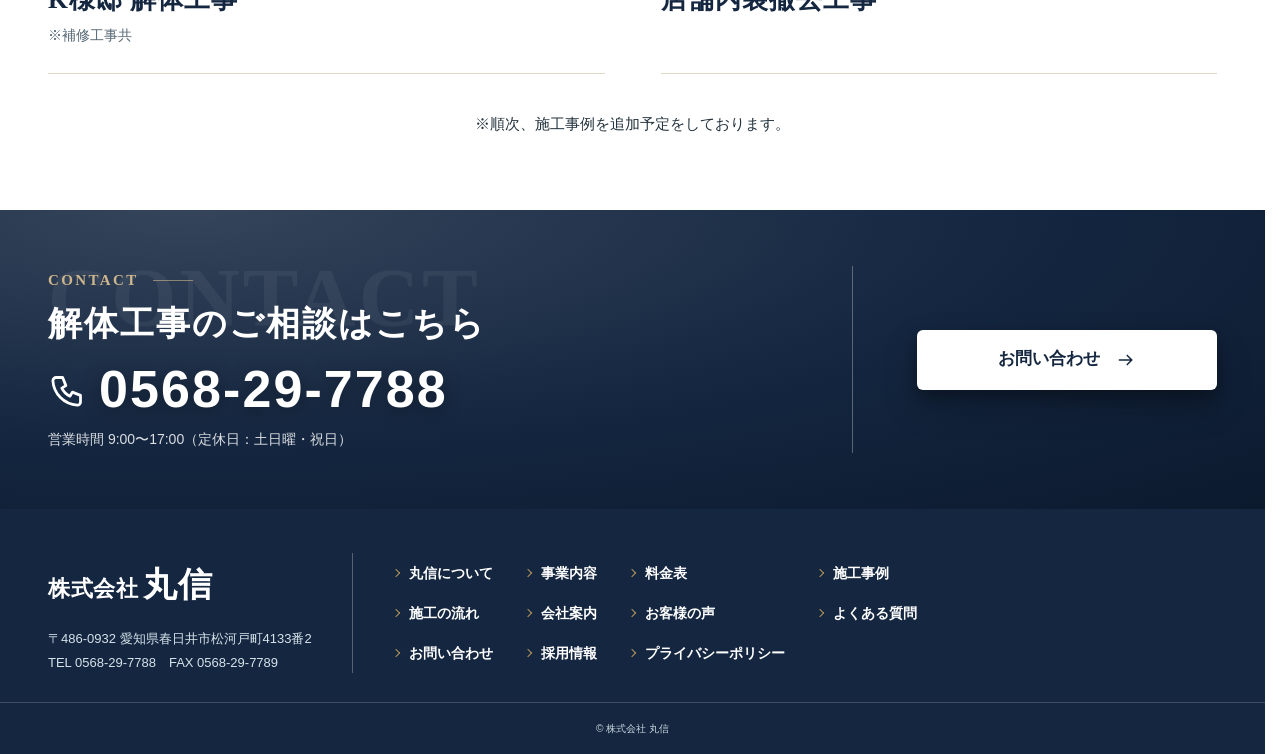
<file: case.html>
<!doctype html>
<html lang="ja">
<head>
<meta charset="utf-8">
<meta name="viewport" content="width=device-width,initial-scale=1">
<title>施工事例｜株式会社 丸信（春日井市・名古屋市の解体工事）</title>
<meta name="description" content="株式会社丸信が施工した解体工事の事例を、施工前・施工後の写真でご紹介します。">
<meta name="robots" content="noindex,nofollow">
<meta name="format-detection" content="telephone=no">
<meta property="og:type" content="website">
<meta property="og:site_name" content="株式会社 丸信">
<meta property="og:title" content="施工事例｜株式会社 丸信（春日井市・名古屋市の解体工事）">
<meta property="og:description" content="株式会社丸信が施工した解体工事の事例を、施工前・施工後の写真でご紹介します。">
<meta property="og:image" content="https://easywebcraft.github.io/marushin-design/images/ogp.jpg?v=da5e6cc7">
<meta name="twitter:card" content="summary_large_image">
<link rel="icon" href="favicon.ico" sizes="32x32">
<link rel="icon" href="images/icon/icon-192.png" type="image/png" sizes="192x192">
<link rel="apple-touch-icon" href="images/icon/apple-touch-icon.png">
<link rel="stylesheet" href="assets/style.css?v=01bc1d18">
<style>:root[data-theme="base"]{--navy:#17354B;--navy-d:#102838;--teal:#38A8B8;--teal-d:#147F8D;--teal-dd:#0E6773;--pale:#E6F1F6;--pale2:#F3F8FB;--line:#D3E0E8;--tint:#D5ECEE;--bg1:#eef5f9;--bg2:#dde9f0;}:root[data-theme="brick"]{--navy:#1E2B3C;--navy-d:#141E2B;--teal:#D0784F;--teal-d:#A9502A;--teal-dd:#8A3E1F;--pale:#F4ECE6;--pale2:#FAF6F2;--line:#E5D8CE;--tint:#F2DCCF;--bg1:#F8F2EE;--bg2:#EBDFD6;}:root[data-theme="orange"]{--navy:#24282D;--navy-d:#17191C;--teal:#F29A2E;--teal-d:#C66A0A;--teal-dd:#A3560A;--pale:#F5F1EA;--pale2:#FAF8F4;--line:#E4DDD2;--tint:#FBE3C4;--bg1:#F9F6F1;--bg2:#ECE5DA;}:root[data-theme="green"]{--navy:#1E3A2F;--navy-d:#142820;--teal:#5E9C6E;--teal-d:#2F7A4A;--teal-dd:#22603A;--pale:#E9F2EC;--pale2:#F4F9F5;--line:#D3E3D8;--tint:#D4EBDC;--bg1:#F0F6F2;--bg2:#DCE9E0;}:root[data-theme="brown"]{--navy:#3A2A1E;--navy-d:#271C13;--teal:#B08A4E;--teal-d:#8C6A33;--teal-dd:#6E5226;--pale:#F3EEE6;--pale2:#FAF7F2;--line:#E3D9CB;--tint:#EADFC9;--bg1:#F7F3EC;--bg2:#E9E0D2;}:root[data-theme="gray"]{--navy:#2B2F33;--navy-d:#1C1F22;--teal:#7A8590;--teal-d:#56616B;--teal-dd:#434C54;--pale:#EEF0F2;--pale2:#F7F8F9;--line:#DADEE2;--tint:#DDE2E7;--bg1:#F3F5F6;--bg2:#E3E7EA;}.tsw{position:fixed;right:60px;bottom:14px;z-index:57;font-size:13px}.tsw-btn{display:flex;align-items:center;gap:8px;min-height:44px;padding:0 16px;border:0;border-radius:999px;background:#fff;color:#22313C;font:inherit;font-weight:700;box-shadow:0 6px 18px rgba(0,0,0,.18);cursor:pointer}.tsw-dot{width:18px;height:18px;border-radius:50%;background:linear-gradient(135deg,var(--navy) 50%,var(--teal-d) 50%)}.tsw-list{position:absolute;right:0;bottom:calc(100% + 8px);width:280px;margin:0;padding:8px;list-style:none;background:#fff;border-radius:10px;box-shadow:0 10px 30px rgba(0,0,0,.2)}.tsw-list[hidden]{display:none}.tsw-list p{margin:4px 8px 6px;color:#566874;font-size:12px}.tsw-list button{display:flex;align-items:center;gap:10px;width:100%;min-height:44px;padding:4px 8px;border:0;border-radius:6px;background:none;color:#22313C;font:inherit;text-align:left;cursor:pointer}.tsw-list button:hover{background:#F3F5F7}.tsw-list button[aria-pressed="true"]{background:#EEF3F6;font-weight:700}.tsw-sw{flex:none;width:34px;height:22px;border-radius:4px;box-shadow:inset 0 0 0 1px rgba(0,0,0,.1)}.tsw-list p.tsw-h{margin:8px 8px 2px;color:#22313C;font-weight:700;font-size:12px}.tsw-bi{flex:none;display:grid;place-items:center;width:34px;height:22px;border-radius:4px;background:#22313C;color:#fff;font-weight:700;font-size:12px}@media (max-width:767px){.tsw{right:36px;bottom:84px}}@media print{.tsw{display:none}}</style>
<script>(function(){var k=null;try{var m=location.search.match(/[?&]color=([a-z]+)/);if(m){k=m[1];localStorage.setItem("mstheme",k)}else{k=localStorage.getItem("mstheme")}}catch(e){}if(k&&['gold', 'base', 'brick', 'orange', 'green', 'brown', 'gray'].indexOf(k)>0)document.documentElement.setAttribute("data-theme",k);var bn=null;try{if(/[?&]banner=open(&|$)/.test(location.search)){bn="open";localStorage.setItem("msbanner",bn)}else if(/[?&]banner=tab(&|$)/.test(location.search)){bn="tab";localStorage.setItem("msbanner",bn)}else{bn=localStorage.getItem("msbanner")}}catch(e){}if(bn==="open")document.documentElement.setAttribute("data-banner","open")})();</script>
</head>
<body>
<svg xmlns="http://www.w3.org/2000/svg" width="0" height="0" style="position:absolute" aria-hidden="true" focusable="false">
<defs>
<symbol id="i-mail" viewBox="0 0 24 24" fill="none" stroke="currentColor" stroke-width="1.7" stroke-linecap="round" stroke-linejoin="round"><rect x="3" y="5" width="18" height="14" rx="2"/><path d="M3.5 7.5l8.5 6 8.5-6"/></symbol>
<symbol id="i-phone" viewBox="0 0 24 24" fill="none" stroke="currentColor" stroke-width="1.7" stroke-linecap="round" stroke-linejoin="round"><path d="M5 4h4l2 5-2.5 1.5a11 11 0 0 0 5 5L15 13l5 2v4a2 2 0 0 1-2 2A16 16 0 0 1 3 6a2 2 0 0 1 2-2z"/></symbol>
<symbol id="i-chev" viewBox="0 0 24 24" fill="none" stroke="currentColor" stroke-width="2" stroke-linecap="round" stroke-linejoin="round"><path d="M9 6l6 6-6 6"/></symbol>
<symbol id="i-chat" viewBox="0 0 24 24" fill="none" stroke="currentColor" stroke-width="1.5" stroke-linecap="round" stroke-linejoin="round"><path d="M4 5h16v11H10l-5 4v-4H4z"/><path d="M8.5 10.5h.01M12 10.5h.01M15.5 10.5h.01"/></symbol>
<symbol id="i-users" viewBox="0 0 24 24" fill="none" stroke="currentColor" stroke-width="1.5" stroke-linecap="round" stroke-linejoin="round"><circle cx="12" cy="8" r="3"/><path d="M6.5 19.5c0-3 2.5-5.5 5.5-5.5s5.5 2.5 5.5 5.5"/><circle cx="5" cy="10" r="2"/><path d="M2 17c0-1.8 1.3-3.2 3-3.4"/><circle cx="19" cy="10" r="2"/><path d="M22 17c0-1.8-1.3-3.2-3-3.4"/></symbol>
<symbol id="i-greet" viewBox="0 0 24 24" fill="none" stroke="currentColor" stroke-width="1.5" stroke-linecap="round" stroke-linejoin="round"><path d="M3 11l9-7 9 7"/><path d="M5 9.5V20h14V9.5"/><path d="M12 17.2l-2.5-2.3a1.8 1.8 0 0 1 2.5-2.6 1.8 1.8 0 0 1 2.5 2.6z"/></symbol>
<symbol id="i-home" viewBox="0 0 24 24" fill="none" stroke="currentColor" stroke-width="1.5" stroke-linecap="round" stroke-linejoin="round"><path d="M3 11l9-7 9 7"/><path d="M5 9.5V20h14V9.5"/><path d="M10 20v-6h4v6"/></symbol>
<symbol id="i-doc" viewBox="0 0 24 24" fill="none" stroke="currentColor" stroke-width="1.5" stroke-linecap="round" stroke-linejoin="round"><path d="M6 3h9l4 4v14H6z"/><path d="M15 3v4h4"/><path d="M9 12h7M9 16h7"/></symbol>
<symbol id="i-pen" viewBox="0 0 24 24" fill="none" stroke="currentColor" stroke-width="1.5" stroke-linecap="round" stroke-linejoin="round"><path d="M4 20l4.5-1L20 7.5 16.5 4 5 15.5z"/><path d="M14 6.5l3.5 3.5"/></symbol>
<symbol id="i-search" viewBox="0 0 24 24" fill="none" stroke="currentColor" stroke-width="1.5" stroke-linecap="round" stroke-linejoin="round"><circle cx="11" cy="11" r="6"/><path d="M16 16l5 5"/></symbol>
<symbol id="i-calc" viewBox="0 0 24 24" fill="none" stroke="currentColor" stroke-width="1.5" stroke-linecap="round" stroke-linejoin="round"><rect x="5" y="3" width="14" height="18" rx="2"/><rect x="8" y="6" width="8" height="3.5" rx=".5"/><path d="M8.5 13h.01M12 13h.01M15.5 13h.01M8.5 16.5h.01M12 16.5h.01M15.5 16.5h.01"/></symbol>
<symbol id="i-clip" viewBox="0 0 24 24" fill="none" stroke="currentColor" stroke-width="1.5" stroke-linecap="round" stroke-linejoin="round"><rect x="5" y="5" width="14" height="16" rx="2"/><rect x="9" y="3" width="6" height="4" rx="1"/><path d="M9 12h6M9 16h6"/></symbol>
<symbol id="i-excavator" viewBox="0 0 24 24" fill="none" stroke="currentColor" stroke-width="1.5" stroke-linecap="round" stroke-linejoin="round"><rect x="2" y="17" width="12" height="4" rx="2"/><path d="M4 17v-6h5.5l2 6"/><path d="M9 11l4.5-7 5.5 4-1.5 5"/><path d="M17.5 13l4 1-1 4h-4z"/></symbol>
<symbol id="i-truck" viewBox="0 0 24 24" fill="none" stroke="currentColor" stroke-width="1.5" stroke-linecap="round" stroke-linejoin="round"><path d="M2 7h11v9H2z"/><path d="M13 10h4l4 3v3h-8z"/><circle cx="6.5" cy="18" r="2"/><circle cx="17" cy="18" r="2"/></symbol>
<symbol id="i-ground" viewBox="0 0 24 24" fill="none" stroke="currentColor" stroke-width="1.5" stroke-linecap="round" stroke-linejoin="round"><circle cx="12" cy="12" r="9"/><path d="M8 12.5l3 3 5-6"/></symbol>
<symbol id="i-pin" viewBox="0 0 24 24" fill="none" stroke="currentColor" stroke-width="1.5" stroke-linecap="round" stroke-linejoin="round"><path d="M12 21s7-6.2 7-11a7 7 0 1 0-14 0c0 4.8 7 11 7 11z"/><circle cx="12" cy="10" r="2.5"/></symbol>
<symbol id="i-ext" viewBox="0 0 24 24" fill="none" stroke="currentColor" stroke-width="1.7" stroke-linecap="round" stroke-linejoin="round"><path d="M14 4h6v6M20 4l-9 9"/><path d="M18 14v5a1 1 0 0 1-1 1H5a1 1 0 0 1-1-1V7a1 1 0 0 1 1-1h5"/></symbol>
</defs>
</svg>
<a class="skip" href="#main">本文へ移動</a>
<div class="draft"><span>制作中のページです（確認用）</span><a href="check.html">確認が必要なところの一覧</a></div>
<header class="hd">
<div class="hd-in">
<a class="logo" href="./" aria-label="株式会社 丸信 ホーム"><span class="logo-s">株式会社</span><span class="logo-l">丸信</span><span class="logo-en" lang="en" aria-hidden="true">MARUSHIN</span></a>
<nav class="gnav" aria-label="メインメニュー"><ul>
<li><a href="about.html">丸信について</a></li><li class="has-sub"><a href="jigyo.html" aria-current="page" aria-haspopup="true">事業内容<svg class="ic gnav-dn" aria-hidden="true" focusable="false"><use href="#i-chev"/></svg></a><ul class="gnav-sub"><li><a href="case.html">施工事例</a></li><li><a href="flow.html">施工の流れ</a></li></ul></li><li class="has-sub"><a href="price.html" aria-haspopup="true">料金表<svg class="ic gnav-dn" aria-hidden="true" focusable="false"><use href="#i-chev"/></svg></a><ul class="gnav-sub"><li><a href="price.html#demolition">解体工事料金</a></li><li><a href="price.html#other">その他料金</a></li></ul></li><li class="has-sub"><a href="outline.html" aria-haspopup="true">会社案内<svg class="ic gnav-dn" aria-hidden="true" focusable="false"><use href="#i-chev"/></svg></a><ul class="gnav-sub"><li><a href="outline.html#ol-prof">会社概要</a></li><li><a href="outline.html#ol-msg">社長あいさつ</a></li><li><a href="outline.html#ol-phil">経営方針</a></li></ul></li><li><a href="faq.html">よくある質問</a></li><li><a href="recruit.html">採用情報</a></li>
</ul></nav>
<a class="btn btn-teal hd-cta" href="contact.html"><svg class="ic" aria-hidden="true" focusable="false"><use href="#i-mail"/></svg>お問い合わせ</a>
<button class="burger" type="button" aria-expanded="false" aria-controls="drawer" aria-label="メニューを開く"><span></span><span></span><span></span></button>
</div>
<nav class="drawer" id="drawer" aria-label="すべてのページ" hidden>
<ul>
<li><a href="about.html">丸信について<svg class="ic" aria-hidden="true" focusable="false"><use href="#i-chev"/></svg></a></li><li><a href="jigyo.html">事業内容<svg class="ic" aria-hidden="true" focusable="false"><use href="#i-chev"/></svg></a></li><li><a href="case.html" aria-current="page">施工事例<svg class="ic" aria-hidden="true" focusable="false"><use href="#i-chev"/></svg></a></li><li><a href="flow.html">施工の流れ<svg class="ic" aria-hidden="true" focusable="false"><use href="#i-chev"/></svg></a></li><li><a href="price.html">料金表<svg class="ic" aria-hidden="true" focusable="false"><use href="#i-chev"/></svg></a></li><li><a href="outline.html">会社案内<svg class="ic" aria-hidden="true" focusable="false"><use href="#i-chev"/></svg></a></li><li><a href="faq.html">よくある質問<svg class="ic" aria-hidden="true" focusable="false"><use href="#i-chev"/></svg></a></li><li><a href="contact.html">お問い合わせ<svg class="ic" aria-hidden="true" focusable="false"><use href="#i-chev"/></svg></a></li><li><a href="recruit.html">採用情報<svg class="ic" aria-hidden="true" focusable="false"><use href="#i-chev"/></svg></a></li>
</ul>
<a class="drawer-tel" href="tel:0568297788"><svg class="ic" aria-hidden="true" focusable="false"><use href="#i-phone"/></svg><span><b>0568-29-7788</b><small>営業時間 9:00〜17:00（定休日：土日曜・祝日）</small></span></a>
<p class="drawer-foot"><a href="./">ホーム</a><a href="policy.html">プライバシーポリシー</a></p>
</nav>
</header>
<main id="main">
<div class="ph ph-au">
<div class="ph-img"><img src="images/ph/case.jpg" alt="" width="1536" height="1024" style="object-position:80% 62%"></div>
<div class="ph-in"><div class="ph-ttl"><p class="ph-en" lang="en">WORKS</p><h1>施工事例</h1></div></div>
</div>
<nav class="bc" aria-label="現在位置"><ol><li><a href="./">ホーム</a></li><li aria-current="page">施工事例</li></ol></nav>
<section class="sec cs-sec has-wm" data-wm="WORKS" aria-labelledby="h-cs">
<div class="wrap">
<div class="cs-head"><div><p class="cm-en" lang="en">OUR WORKS</p><p class="t-ttl cs-catch" id="h-cs">一つひとつの現場に誠実に</p></div>
<p class="cs-lead">株式会社丸信にて施工を行いました事例をご紹介します。<br>工事完了後の隣家外壁補修工事や駐車場整備工事など、<br>お客様のニーズに幅広くお応えしております。</p></div>
<ol class="wk cs-wk"><li><div class="wk-ph"><figure class="wk-bf"><img src="images/case/01-before.jpg" alt="施工前の写真：愛知県名古屋市守山区 F様邸" width="1448" height="976"><figcaption>施工前</figcaption></figure><figure class="wk-af"><img src="images/case/01-after.jpg" alt="施工後の写真：愛知県名古屋市守山区 F様邸" width="1448" height="976"><figcaption class="after">施工後</figcaption></figure><input class="wk-rng" type="range" min="0" max="100" value="50" aria-label="施工前と施工後を見比べる：愛知県名古屋市守山区 F様邸"><span class="wk-hdl" aria-hidden="true"></span></div><div class="wk-info"><p class="wk-meta"><span class="nw">木造</span>｜<span class="nw">愛知県名古屋市守山区</span></p><h2 class="wk-ttl">F様邸 解体工事</h2></div></li><li><div class="wk-ph"><figure class="wk-bf"><img src="images/case/02-before.jpg" alt="施工前の写真：愛知県春日井市 某パチンコ店" width="1448" height="976"><figcaption>施工前</figcaption></figure><figure class="wk-af"><img src="images/case/02-after.jpg" alt="施工後の写真：愛知県春日井市 某パチンコ店" width="1448" height="976"><figcaption class="after">施工後</figcaption></figure><input class="wk-rng" type="range" min="0" max="100" value="50" aria-label="施工前と施工後を見比べる：愛知県春日井市 某パチンコ店"><span class="wk-hdl" aria-hidden="true"></span></div><div class="wk-info"><p class="wk-meta"><span class="nw">鉄骨造</span>｜<span class="nw">愛知県春日井市</span></p><h2 class="wk-ttl">某パチンコ店 解体工事</h2></div></li><li><div class="wk-ph"><figure class="wk-bf"><img src="images/case/03-before.jpg" alt="施工前の写真：愛知県瀬戸市 K様邸" width="1448" height="976" loading="lazy" decoding="async"><figcaption>施工前</figcaption></figure><figure class="wk-af"><img src="images/case/03-after.jpg" alt="施工後の写真：愛知県瀬戸市 K様邸" width="1448" height="976" loading="lazy" decoding="async"><figcaption class="after">施工後</figcaption></figure><input class="wk-rng" type="range" min="0" max="100" value="50" aria-label="施工前と施工後を見比べる：愛知県瀬戸市 K様邸"><span class="wk-hdl" aria-hidden="true"></span></div><div class="wk-info"><p class="wk-meta"><span class="nw">鉄筋コンクリート造</span>｜<span class="nw">愛知県瀬戸市</span></p><h2 class="wk-ttl">K様邸 解体工事</h2><p class="wk-note">※補修工事共</p></div></li><li><div class="wk-ph"><figure class="wk-bf"><img src="images/case/04-before.jpg" alt="施工前の写真：愛知県名古屋市西区 店舗内装撤去工事" width="1448" height="976" loading="lazy" decoding="async"><figcaption>施工前</figcaption></figure><figure class="wk-af"><img src="images/case/04-after.jpg" alt="施工後の写真：愛知県名古屋市西区 店舗内装撤去工事" width="1448" height="976" loading="lazy" decoding="async"><figcaption class="after">施工後</figcaption></figure><input class="wk-rng" type="range" min="0" max="100" value="50" aria-label="施工前と施工後を見比べる：愛知県名古屋市西区 店舗内装撤去工事"><span class="wk-hdl" aria-hidden="true"></span></div><div class="wk-info"><p class="wk-meta"><span class="nw">愛知県名古屋市西区</span></p><h2 class="wk-ttl">店舗内装<wbr>撤去工事</h2></div></li></ol>
<p class="cs-more">※順次、施工事例を追加予定をしております。</p>
</div>
</section>

<section class="ct-band has-wm" data-wm="CONTACT" aria-labelledby="h-contact">
<div class="wrap ct-in">
<div class="ct-l"><p class="cm-en" lang="en">CONTACT</p><h2 class="ct-ttl" id="h-contact">解体工事のご相談はこちら</h2>
<a class="ct-tel" href="tel:0568297788"><svg class="ic" aria-hidden="true" focusable="false"><use href="#i-phone"/></svg><span>0568-29-7788</span></a>
<p class="ct-hours">営業時間 9:00〜17:00（定休日：土日曜・祝日）</p>
</div>
<a class="btn btn-white ct-btn" href="contact.html">お問い合わせ<svg class="t-arw" viewBox="0 0 24 24" aria-hidden="true" focusable="false"><path d="M4 12h15M13.5 6.5 19 12l-5.5 5.5" fill="none" stroke="currentColor" stroke-width="1.8" stroke-linecap="round" stroke-linejoin="round"/></svg></a>
</div>
</section>

</main>
<footer class="ft">
<div class="ft-in">
<div class="ft-brand">
<a class="logo logo-w" href="./" aria-label="株式会社 丸信 ホーム"><span class="logo-s">株式会社</span><span class="logo-l">丸信</span></a>
<address>〒486-0932 愛知県春日井市松河戸町4133番2<br>TEL 0568-29-7788　FAX 0568-29-7789</address>
</div>
<nav class="ft-nav" aria-label="フッターメニュー"><ul>
<li><a href="about.html">丸信について</a></li><li><a href="jigyo.html">事業内容</a></li><li><a href="price.html">料金表</a></li><li><a href="case.html">施工事例</a></li><li><a href="flow.html">施工の流れ</a></li><li><a href="outline.html">会社案内</a></li><li><a href="voice.html">お客様の声</a></li><li><a href="faq.html">よくある質問</a></li><li><a href="contact.html">お問い合わせ</a></li><li><a href="recruit.html">採用情報</a></li><li><a href="policy.html">プライバシーポリシー</a></li>
</ul></nav>
</div>
<p class="copy"><small>&copy; 株式会社 丸信</small></p>
</footer>
<div class="fixbar">
<a class="btn btn-white-line" href="tel:0568297788"><svg class="ic" aria-hidden="true" focusable="false"><use href="#i-phone"/></svg>電話で相談</a>
<a class="btn btn-teal" href="contact.html"><svg class="ic" aria-hidden="true" focusable="false"><use href="#i-mail"/></svg>お問い合わせ</a>
</div>
<div class="tsw" id="tsw"><ul class="tsw-list" hidden><li><p class="tsw-h">色の案</p></li><li><button type="button" data-k="gold" aria-pressed="false"><span class="tsw-sw" style="background:linear-gradient(135deg,#142640 50%,#8E7034 50%)"></span>濃紺×金茶（今の色）</button></li><li><button type="button" data-k="base" aria-pressed="false"><span class="tsw-sw" style="background:linear-gradient(135deg,#17354B 50%,#147F8D 50%)"></span>紺×青緑</button></li><li><button type="button" data-k="brick" aria-pressed="false"><span class="tsw-sw" style="background:linear-gradient(135deg,#1E2B3C 50%,#A9502A 50%)"></span>紺×赤茶</button></li><li><button type="button" data-k="orange" aria-pressed="false"><span class="tsw-sw" style="background:linear-gradient(135deg,#24282D 50%,#C66A0A 50%)"></span>黒×オレンジ</button></li><li><button type="button" data-k="green" aria-pressed="false"><span class="tsw-sw" style="background:linear-gradient(135deg,#1E3A2F 50%,#2F7A4A 50%)"></span>深緑×緑</button></li><li><button type="button" data-k="brown" aria-pressed="false"><span class="tsw-sw" style="background:linear-gradient(135deg,#3A2A1E 50%,#8C6A33 50%)"></span>焦げ茶×黄土</button></li><li><button type="button" data-k="gray" aria-pressed="false"><span class="tsw-sw" style="background:linear-gradient(135deg,#2B2F33 50%,#56616B 50%)"></span>墨×グレー</button></li><li><p class="tsw-h">採用バナーの見せ方</p></li><li><button type="button" data-b="tab" aria-pressed="false"><span class="tsw-bi">A</span>札を押すとバナーが開く（今の形）</button></li><li><button type="button" data-b="open" aria-pressed="false"><span class="tsw-bi">B</span>バナーをいつも出しておく</button></li><li><p>選ぶとすぐにサイト全体が切り替わります。採用バナーはトップページを少し下へ進めると出ます</p></li></ul><button class="tsw-btn" type="button" aria-expanded="false"><span class="tsw-dot"></span>色・表示を選ぶ</button></div>
<script>(function(){var w=document.getElementById("tsw");if(!w)return;var b=w.querySelector(".tsw-btn"),l=w.querySelector(".tsw-list"),r=document.documentElement;var mark=function(){var k=r.getAttribute("data-theme")||"gold",bn=r.getAttribute("data-banner")==="open"?"open":"tab";Array.prototype.forEach.call(l.querySelectorAll("button[data-k]"),function(x){x.setAttribute("aria-pressed",x.getAttribute("data-k")===k?"true":"false")});Array.prototype.forEach.call(l.querySelectorAll("button[data-b]"),function(x){x.setAttribute("aria-pressed",x.getAttribute("data-b")===bn?"true":"false")})};b.addEventListener("click",function(){var o=l.hidden;l.hidden=!o;b.setAttribute("aria-expanded",o?"true":"false")});l.addEventListener("click",function(e){var y=e.target.closest("button[data-b]");if(y){var bn=y.getAttribute("data-b");if(bn==="open")r.setAttribute("data-banner","open");else r.removeAttribute("data-banner");try{localStorage.setItem("msbanner",bn)}catch(e){}if(window.msBannerMode)window.msBannerMode();mark();return}var x=e.target.closest("button[data-k]");if(!x)return;var k=x.getAttribute("data-k");if(k==="gold")r.removeAttribute("data-theme");else r.setAttribute("data-theme",k);try{localStorage.setItem("mstheme",k)}catch(e){}mark()});document.addEventListener("click",function(e){if(!w.contains(e.target)){l.hidden=true;b.setAttribute("aria-expanded","false")}});mark()})();</script>
<script src="assets/main.js?v=01bc1d18" defer></script>
</body>
</html>
</file>
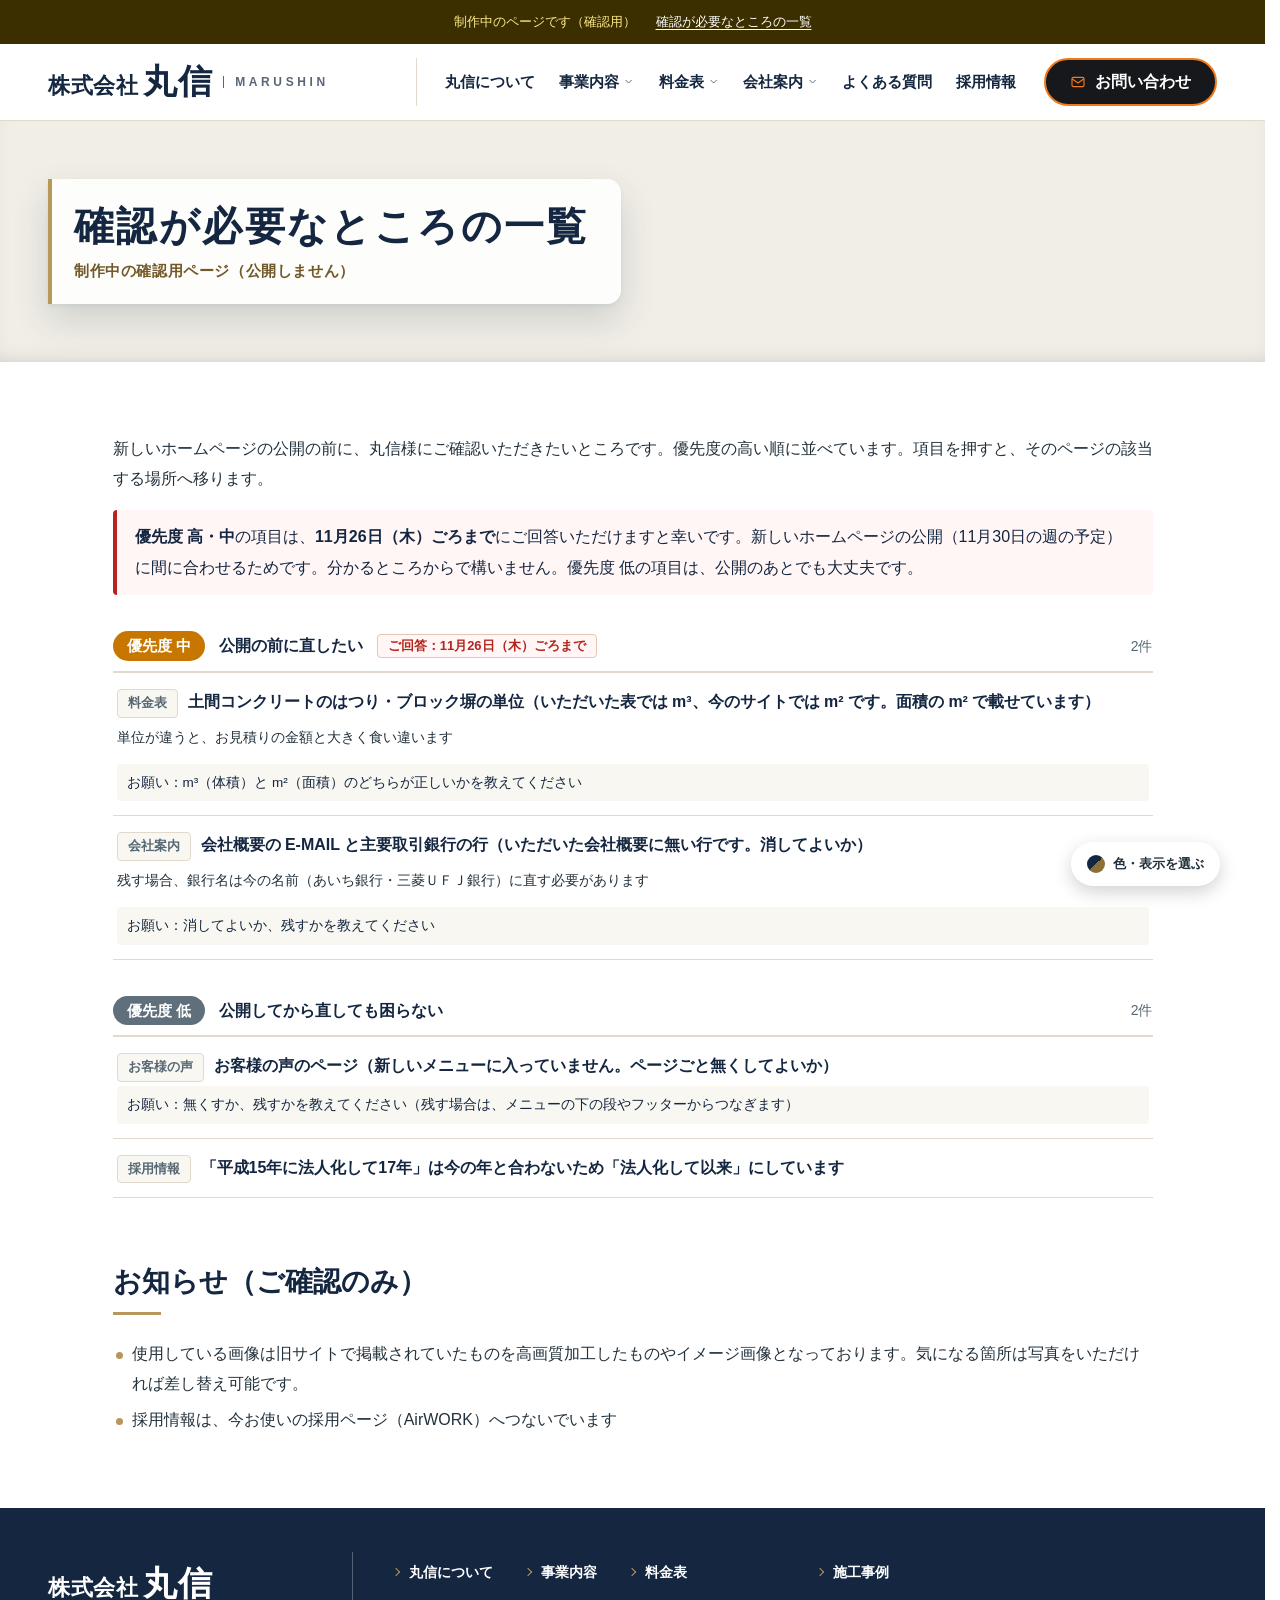
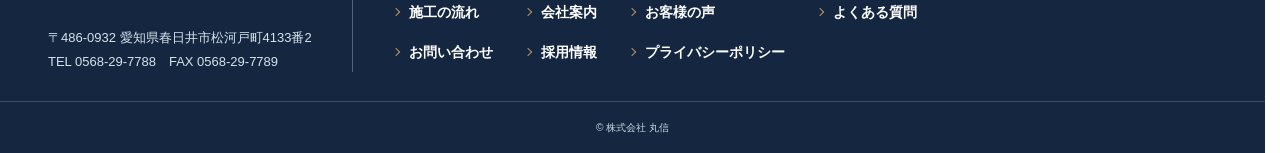
<file: check.html>
<!doctype html>
<html lang="ja">
<head>
<meta charset="utf-8">
<meta name="viewport" content="width=device-width,initial-scale=1">
<title>確認が必要なところの一覧｜株式会社 丸信</title>
<meta name="description" content="制作中の確認用ページです。">
<meta name="robots" content="noindex,nofollow">
<meta name="format-detection" content="telephone=no">
<meta property="og:type" content="website">
<meta property="og:site_name" content="株式会社 丸信">
<meta property="og:title" content="確認が必要なところの一覧｜株式会社 丸信">
<meta property="og:description" content="制作中の確認用ページです。">
<meta property="og:image" content="https://easywebcraft.github.io/marushin-design/images/ogp.jpg?v=da5e6cc7">
<meta name="twitter:card" content="summary_large_image">
<link rel="icon" href="favicon.ico" sizes="32x32">
<link rel="icon" href="images/icon/icon-192.png" type="image/png" sizes="192x192">
<link rel="apple-touch-icon" href="images/icon/apple-touch-icon.png">
<link rel="stylesheet" href="assets/style.css?v=01bc1d18">
<style>:root[data-theme="base"]{--navy:#17354B;--navy-d:#102838;--teal:#38A8B8;--teal-d:#147F8D;--teal-dd:#0E6773;--pale:#E6F1F6;--pale2:#F3F8FB;--line:#D3E0E8;--tint:#D5ECEE;--bg1:#eef5f9;--bg2:#dde9f0;}:root[data-theme="brick"]{--navy:#1E2B3C;--navy-d:#141E2B;--teal:#D0784F;--teal-d:#A9502A;--teal-dd:#8A3E1F;--pale:#F4ECE6;--pale2:#FAF6F2;--line:#E5D8CE;--tint:#F2DCCF;--bg1:#F8F2EE;--bg2:#EBDFD6;}:root[data-theme="orange"]{--navy:#24282D;--navy-d:#17191C;--teal:#F29A2E;--teal-d:#C66A0A;--teal-dd:#A3560A;--pale:#F5F1EA;--pale2:#FAF8F4;--line:#E4DDD2;--tint:#FBE3C4;--bg1:#F9F6F1;--bg2:#ECE5DA;}:root[data-theme="green"]{--navy:#1E3A2F;--navy-d:#142820;--teal:#5E9C6E;--teal-d:#2F7A4A;--teal-dd:#22603A;--pale:#E9F2EC;--pale2:#F4F9F5;--line:#D3E3D8;--tint:#D4EBDC;--bg1:#F0F6F2;--bg2:#DCE9E0;}:root[data-theme="brown"]{--navy:#3A2A1E;--navy-d:#271C13;--teal:#B08A4E;--teal-d:#8C6A33;--teal-dd:#6E5226;--pale:#F3EEE6;--pale2:#FAF7F2;--line:#E3D9CB;--tint:#EADFC9;--bg1:#F7F3EC;--bg2:#E9E0D2;}:root[data-theme="gray"]{--navy:#2B2F33;--navy-d:#1C1F22;--teal:#7A8590;--teal-d:#56616B;--teal-dd:#434C54;--pale:#EEF0F2;--pale2:#F7F8F9;--line:#DADEE2;--tint:#DDE2E7;--bg1:#F3F5F6;--bg2:#E3E7EA;}.tsw{position:fixed;right:60px;bottom:14px;z-index:57;font-size:13px}.tsw-btn{display:flex;align-items:center;gap:8px;min-height:44px;padding:0 16px;border:0;border-radius:999px;background:#fff;color:#22313C;font:inherit;font-weight:700;box-shadow:0 6px 18px rgba(0,0,0,.18);cursor:pointer}.tsw-dot{width:18px;height:18px;border-radius:50%;background:linear-gradient(135deg,var(--navy) 50%,var(--teal-d) 50%)}.tsw-list{position:absolute;right:0;bottom:calc(100% + 8px);width:280px;margin:0;padding:8px;list-style:none;background:#fff;border-radius:10px;box-shadow:0 10px 30px rgba(0,0,0,.2)}.tsw-list[hidden]{display:none}.tsw-list p{margin:4px 8px 6px;color:#566874;font-size:12px}.tsw-list button{display:flex;align-items:center;gap:10px;width:100%;min-height:44px;padding:4px 8px;border:0;border-radius:6px;background:none;color:#22313C;font:inherit;text-align:left;cursor:pointer}.tsw-list button:hover{background:#F3F5F7}.tsw-list button[aria-pressed="true"]{background:#EEF3F6;font-weight:700}.tsw-sw{flex:none;width:34px;height:22px;border-radius:4px;box-shadow:inset 0 0 0 1px rgba(0,0,0,.1)}.tsw-list p.tsw-h{margin:8px 8px 2px;color:#22313C;font-weight:700;font-size:12px}.tsw-bi{flex:none;display:grid;place-items:center;width:34px;height:22px;border-radius:4px;background:#22313C;color:#fff;font-weight:700;font-size:12px}@media (max-width:767px){.tsw{right:36px;bottom:84px}}@media print{.tsw{display:none}}</style>
<script>(function(){var k=null;try{var m=location.search.match(/[?&]color=([a-z]+)/);if(m){k=m[1];localStorage.setItem("mstheme",k)}else{k=localStorage.getItem("mstheme")}}catch(e){}if(k&&['gold', 'base', 'brick', 'orange', 'green', 'brown', 'gray'].indexOf(k)>0)document.documentElement.setAttribute("data-theme",k);var bn=null;try{if(/[?&]banner=open(&|$)/.test(location.search)){bn="open";localStorage.setItem("msbanner",bn)}else if(/[?&]banner=tab(&|$)/.test(location.search)){bn="tab";localStorage.setItem("msbanner",bn)}else{bn=localStorage.getItem("msbanner")}}catch(e){}if(bn==="open")document.documentElement.setAttribute("data-banner","open")})();</script>
</head>
<body>
<svg xmlns="http://www.w3.org/2000/svg" width="0" height="0" style="position:absolute" aria-hidden="true" focusable="false">
<defs>
<symbol id="i-mail" viewBox="0 0 24 24" fill="none" stroke="currentColor" stroke-width="1.7" stroke-linecap="round" stroke-linejoin="round"><rect x="3" y="5" width="18" height="14" rx="2"/><path d="M3.5 7.5l8.5 6 8.5-6"/></symbol>
<symbol id="i-phone" viewBox="0 0 24 24" fill="none" stroke="currentColor" stroke-width="1.7" stroke-linecap="round" stroke-linejoin="round"><path d="M5 4h4l2 5-2.5 1.5a11 11 0 0 0 5 5L15 13l5 2v4a2 2 0 0 1-2 2A16 16 0 0 1 3 6a2 2 0 0 1 2-2z"/></symbol>
<symbol id="i-chev" viewBox="0 0 24 24" fill="none" stroke="currentColor" stroke-width="2" stroke-linecap="round" stroke-linejoin="round"><path d="M9 6l6 6-6 6"/></symbol>
<symbol id="i-chat" viewBox="0 0 24 24" fill="none" stroke="currentColor" stroke-width="1.5" stroke-linecap="round" stroke-linejoin="round"><path d="M4 5h16v11H10l-5 4v-4H4z"/><path d="M8.5 10.5h.01M12 10.5h.01M15.5 10.5h.01"/></symbol>
<symbol id="i-users" viewBox="0 0 24 24" fill="none" stroke="currentColor" stroke-width="1.5" stroke-linecap="round" stroke-linejoin="round"><circle cx="12" cy="8" r="3"/><path d="M6.5 19.5c0-3 2.5-5.5 5.5-5.5s5.5 2.5 5.5 5.5"/><circle cx="5" cy="10" r="2"/><path d="M2 17c0-1.8 1.3-3.2 3-3.4"/><circle cx="19" cy="10" r="2"/><path d="M22 17c0-1.8-1.3-3.2-3-3.4"/></symbol>
<symbol id="i-greet" viewBox="0 0 24 24" fill="none" stroke="currentColor" stroke-width="1.5" stroke-linecap="round" stroke-linejoin="round"><path d="M3 11l9-7 9 7"/><path d="M5 9.5V20h14V9.5"/><path d="M12 17.2l-2.5-2.3a1.8 1.8 0 0 1 2.5-2.6 1.8 1.8 0 0 1 2.5 2.6z"/></symbol>
<symbol id="i-home" viewBox="0 0 24 24" fill="none" stroke="currentColor" stroke-width="1.5" stroke-linecap="round" stroke-linejoin="round"><path d="M3 11l9-7 9 7"/><path d="M5 9.5V20h14V9.5"/><path d="M10 20v-6h4v6"/></symbol>
<symbol id="i-doc" viewBox="0 0 24 24" fill="none" stroke="currentColor" stroke-width="1.5" stroke-linecap="round" stroke-linejoin="round"><path d="M6 3h9l4 4v14H6z"/><path d="M15 3v4h4"/><path d="M9 12h7M9 16h7"/></symbol>
<symbol id="i-pen" viewBox="0 0 24 24" fill="none" stroke="currentColor" stroke-width="1.5" stroke-linecap="round" stroke-linejoin="round"><path d="M4 20l4.5-1L20 7.5 16.5 4 5 15.5z"/><path d="M14 6.5l3.5 3.5"/></symbol>
<symbol id="i-search" viewBox="0 0 24 24" fill="none" stroke="currentColor" stroke-width="1.5" stroke-linecap="round" stroke-linejoin="round"><circle cx="11" cy="11" r="6"/><path d="M16 16l5 5"/></symbol>
<symbol id="i-calc" viewBox="0 0 24 24" fill="none" stroke="currentColor" stroke-width="1.5" stroke-linecap="round" stroke-linejoin="round"><rect x="5" y="3" width="14" height="18" rx="2"/><rect x="8" y="6" width="8" height="3.5" rx=".5"/><path d="M8.5 13h.01M12 13h.01M15.5 13h.01M8.5 16.5h.01M12 16.5h.01M15.5 16.5h.01"/></symbol>
<symbol id="i-clip" viewBox="0 0 24 24" fill="none" stroke="currentColor" stroke-width="1.5" stroke-linecap="round" stroke-linejoin="round"><rect x="5" y="5" width="14" height="16" rx="2"/><rect x="9" y="3" width="6" height="4" rx="1"/><path d="M9 12h6M9 16h6"/></symbol>
<symbol id="i-excavator" viewBox="0 0 24 24" fill="none" stroke="currentColor" stroke-width="1.5" stroke-linecap="round" stroke-linejoin="round"><rect x="2" y="17" width="12" height="4" rx="2"/><path d="M4 17v-6h5.5l2 6"/><path d="M9 11l4.5-7 5.5 4-1.5 5"/><path d="M17.5 13l4 1-1 4h-4z"/></symbol>
<symbol id="i-truck" viewBox="0 0 24 24" fill="none" stroke="currentColor" stroke-width="1.5" stroke-linecap="round" stroke-linejoin="round"><path d="M2 7h11v9H2z"/><path d="M13 10h4l4 3v3h-8z"/><circle cx="6.5" cy="18" r="2"/><circle cx="17" cy="18" r="2"/></symbol>
<symbol id="i-ground" viewBox="0 0 24 24" fill="none" stroke="currentColor" stroke-width="1.5" stroke-linecap="round" stroke-linejoin="round"><circle cx="12" cy="12" r="9"/><path d="M8 12.5l3 3 5-6"/></symbol>
<symbol id="i-pin" viewBox="0 0 24 24" fill="none" stroke="currentColor" stroke-width="1.5" stroke-linecap="round" stroke-linejoin="round"><path d="M12 21s7-6.2 7-11a7 7 0 1 0-14 0c0 4.8 7 11 7 11z"/><circle cx="12" cy="10" r="2.5"/></symbol>
<symbol id="i-ext" viewBox="0 0 24 24" fill="none" stroke="currentColor" stroke-width="1.7" stroke-linecap="round" stroke-linejoin="round"><path d="M14 4h6v6M20 4l-9 9"/><path d="M18 14v5a1 1 0 0 1-1 1H5a1 1 0 0 1-1-1V7a1 1 0 0 1 1-1h5"/></symbol>
</defs>
</svg>
<a class="skip" href="#main">本文へ移動</a>
<div class="draft"><span>制作中のページです（確認用）</span><a href="check.html">確認が必要なところの一覧</a></div>
<header class="hd">
<div class="hd-in">
<a class="logo" href="./" aria-label="株式会社 丸信 ホーム"><span class="logo-s">株式会社</span><span class="logo-l">丸信</span><span class="logo-en" lang="en" aria-hidden="true">MARUSHIN</span></a>
<nav class="gnav" aria-label="メインメニュー"><ul>
<li><a href="about.html">丸信について</a></li><li class="has-sub"><a href="jigyo.html" aria-haspopup="true">事業内容<svg class="ic gnav-dn" aria-hidden="true" focusable="false"><use href="#i-chev"/></svg></a><ul class="gnav-sub"><li><a href="case.html">施工事例</a></li><li><a href="flow.html">施工の流れ</a></li></ul></li><li class="has-sub"><a href="price.html" aria-haspopup="true">料金表<svg class="ic gnav-dn" aria-hidden="true" focusable="false"><use href="#i-chev"/></svg></a><ul class="gnav-sub"><li><a href="price.html#demolition">解体工事料金</a></li><li><a href="price.html#other">その他料金</a></li></ul></li><li class="has-sub"><a href="outline.html" aria-haspopup="true">会社案内<svg class="ic gnav-dn" aria-hidden="true" focusable="false"><use href="#i-chev"/></svg></a><ul class="gnav-sub"><li><a href="outline.html#ol-prof">会社概要</a></li><li><a href="outline.html#ol-msg">社長あいさつ</a></li><li><a href="outline.html#ol-phil">経営方針</a></li></ul></li><li><a href="faq.html">よくある質問</a></li><li><a href="recruit.html">採用情報</a></li>
</ul></nav>
<a class="btn btn-teal hd-cta" href="contact.html"><svg class="ic" aria-hidden="true" focusable="false"><use href="#i-mail"/></svg>お問い合わせ</a>
<button class="burger" type="button" aria-expanded="false" aria-controls="drawer" aria-label="メニューを開く"><span></span><span></span><span></span></button>
</div>
<nav class="drawer" id="drawer" aria-label="すべてのページ" hidden>
<ul>
<li><a href="about.html">丸信について<svg class="ic" aria-hidden="true" focusable="false"><use href="#i-chev"/></svg></a></li><li><a href="jigyo.html">事業内容<svg class="ic" aria-hidden="true" focusable="false"><use href="#i-chev"/></svg></a></li><li><a href="case.html">施工事例<svg class="ic" aria-hidden="true" focusable="false"><use href="#i-chev"/></svg></a></li><li><a href="flow.html">施工の流れ<svg class="ic" aria-hidden="true" focusable="false"><use href="#i-chev"/></svg></a></li><li><a href="price.html">料金表<svg class="ic" aria-hidden="true" focusable="false"><use href="#i-chev"/></svg></a></li><li><a href="outline.html">会社案内<svg class="ic" aria-hidden="true" focusable="false"><use href="#i-chev"/></svg></a></li><li><a href="faq.html">よくある質問<svg class="ic" aria-hidden="true" focusable="false"><use href="#i-chev"/></svg></a></li><li><a href="contact.html">お問い合わせ<svg class="ic" aria-hidden="true" focusable="false"><use href="#i-chev"/></svg></a></li><li><a href="recruit.html">採用情報<svg class="ic" aria-hidden="true" focusable="false"><use href="#i-chev"/></svg></a></li>
</ul>
<a class="drawer-tel" href="tel:0568297788"><svg class="ic" aria-hidden="true" focusable="false"><use href="#i-phone"/></svg><span><b>0568-29-7788</b><small>営業時間 9:00〜17:00（定休日：土日曜・祝日）</small></span></a>
<p class="drawer-foot"><a href="./">ホーム</a><a href="policy.html">プライバシーポリシー</a></p>
</nav>
</header>
<main id="main">
<div class="ph ph-plain"><div class="ph-in"><div class="ph-ttl"><h1>確認が必要なところの一覧</h1><p class="ph-en">制作中の確認用ページ（公開しません）</p></div></div></div>
<section class="sec"><div class="wrap wrap-m">
<p>新しいホームページの公開の前に、丸信様にご確認いただきたいところです。優先度の高い順に並べています。項目を押すと、そのページの該当する場所へ移ります。</p>
<p class="ck-due"><b>優先度 高・中</b>の項目は、<b>11月26日（木）ごろまで</b>にご回答いただけますと幸いです。新しいホームページの公開（11月30日の週の予定）に間に合わせるためです。分かるところからで構いません。優先度 低の項目は、公開のあとでも大丈夫です。</p>
<section class="ck-g ck-1"><h2 class="ck-h"><span class="ck-badge">優先度 中</span><span>公開の前に直したい</span><span class="ck-dl">ご回答：11月26日（木）ごろまで</span><span class="ck-n">2件</span></h2><ul class="ck-list"><li class="ck-i"><a class="ck-l" href="price.html#todo-1"><span class="ck-pg">料金表</span>土間コンクリートのはつり・ブロック塀の単位（いただいた表では m³、今のサイトでは m² です。面積の m² で載せています）</a>
<p class="ck-why">単位が違うと、お見積りの金額と大きく食い違います</p><p class="ck-ask">お願い：m³（体積）と m²（面積）のどちらが正しいかを教えてください</p></li><li class="ck-i"><a class="ck-l" href="outline.html#todo-2"><span class="ck-pg">会社案内</span>会社概要の E-MAIL と主要取引銀行の行（いただいた会社概要に無い行です。消してよいか）</a>
<p class="ck-why">残す場合、銀行名は今の名前（あいち銀行・三菱ＵＦＪ銀行）に直す必要があります</p><p class="ck-ask">お願い：消してよいか、残すかを教えてください</p></li></ul></section><section class="ck-g ck-2"><h2 class="ck-h"><span class="ck-badge">優先度 低</span><span>公開してから直しても困らない</span><span class="ck-n">2件</span></h2><ul class="ck-list"><li class="ck-i"><a class="ck-l" href="voice.html#todo-3"><span class="ck-pg">お客様の声</span>お客様の声のページ（新しいメニューに入っていません。ページごと無くしてよいか）</a>
<p class="ck-ask">お願い：無くすか、残すかを教えてください（残す場合は、メニューの下の段やフッターからつなぎます）</p></li><li class="ck-i"><a class="ck-l" href="recruit.html#todo-5"><span class="ck-pg">採用情報</span>「平成15年に法人化して17年」は今の年と合わないため「法人化して以来」にしています</a>
</li></ul></section>

<h2 class="h2l mt-xl">お知らせ（ご確認のみ）</h2>
<ul class="dots"><li>使用している画像は旧サイトで掲載されていたものを高画質加工したものやイメージ画像となっております。気になる箇所は写真をいただければ差し替え可能です。</li><li>採用情報は、今お使いの採用ページ（AirWORK）へつないでいます</li></ul>
</div></section>
</main>
<footer class="ft">
<div class="ft-in">
<div class="ft-brand">
<a class="logo logo-w" href="./" aria-label="株式会社 丸信 ホーム"><span class="logo-s">株式会社</span><span class="logo-l">丸信</span></a>
<address>〒486-0932 愛知県春日井市松河戸町4133番2<br>TEL 0568-29-7788　FAX 0568-29-7789</address>
</div>
<nav class="ft-nav" aria-label="フッターメニュー"><ul>
<li><a href="about.html">丸信について</a></li><li><a href="jigyo.html">事業内容</a></li><li><a href="price.html">料金表</a></li><li><a href="case.html">施工事例</a></li><li><a href="flow.html">施工の流れ</a></li><li><a href="outline.html">会社案内</a></li><li><a href="voice.html">お客様の声</a></li><li><a href="faq.html">よくある質問</a></li><li><a href="contact.html">お問い合わせ</a></li><li><a href="recruit.html">採用情報</a></li><li><a href="policy.html">プライバシーポリシー</a></li>
</ul></nav>
</div>
<p class="copy"><small>&copy; 株式会社 丸信</small></p>
</footer>
<div class="fixbar">
<a class="btn btn-white-line" href="tel:0568297788"><svg class="ic" aria-hidden="true" focusable="false"><use href="#i-phone"/></svg>電話で相談</a>
<a class="btn btn-teal" href="contact.html"><svg class="ic" aria-hidden="true" focusable="false"><use href="#i-mail"/></svg>お問い合わせ</a>
</div>
<div class="tsw" id="tsw"><ul class="tsw-list" hidden><li><p class="tsw-h">色の案</p></li><li><button type="button" data-k="gold" aria-pressed="false"><span class="tsw-sw" style="background:linear-gradient(135deg,#142640 50%,#8E7034 50%)"></span>濃紺×金茶（今の色）</button></li><li><button type="button" data-k="base" aria-pressed="false"><span class="tsw-sw" style="background:linear-gradient(135deg,#17354B 50%,#147F8D 50%)"></span>紺×青緑</button></li><li><button type="button" data-k="brick" aria-pressed="false"><span class="tsw-sw" style="background:linear-gradient(135deg,#1E2B3C 50%,#A9502A 50%)"></span>紺×赤茶</button></li><li><button type="button" data-k="orange" aria-pressed="false"><span class="tsw-sw" style="background:linear-gradient(135deg,#24282D 50%,#C66A0A 50%)"></span>黒×オレンジ</button></li><li><button type="button" data-k="green" aria-pressed="false"><span class="tsw-sw" style="background:linear-gradient(135deg,#1E3A2F 50%,#2F7A4A 50%)"></span>深緑×緑</button></li><li><button type="button" data-k="brown" aria-pressed="false"><span class="tsw-sw" style="background:linear-gradient(135deg,#3A2A1E 50%,#8C6A33 50%)"></span>焦げ茶×黄土</button></li><li><button type="button" data-k="gray" aria-pressed="false"><span class="tsw-sw" style="background:linear-gradient(135deg,#2B2F33 50%,#56616B 50%)"></span>墨×グレー</button></li><li><p class="tsw-h">採用バナーの見せ方</p></li><li><button type="button" data-b="tab" aria-pressed="false"><span class="tsw-bi">A</span>札を押すとバナーが開く（今の形）</button></li><li><button type="button" data-b="open" aria-pressed="false"><span class="tsw-bi">B</span>バナーをいつも出しておく</button></li><li><p>選ぶとすぐにサイト全体が切り替わります。採用バナーはトップページを少し下へ進めると出ます</p></li></ul><button class="tsw-btn" type="button" aria-expanded="false"><span class="tsw-dot"></span>色・表示を選ぶ</button></div>
<script>(function(){var w=document.getElementById("tsw");if(!w)return;var b=w.querySelector(".tsw-btn"),l=w.querySelector(".tsw-list"),r=document.documentElement;var mark=function(){var k=r.getAttribute("data-theme")||"gold",bn=r.getAttribute("data-banner")==="open"?"open":"tab";Array.prototype.forEach.call(l.querySelectorAll("button[data-k]"),function(x){x.setAttribute("aria-pressed",x.getAttribute("data-k")===k?"true":"false")});Array.prototype.forEach.call(l.querySelectorAll("button[data-b]"),function(x){x.setAttribute("aria-pressed",x.getAttribute("data-b")===bn?"true":"false")})};b.addEventListener("click",function(){var o=l.hidden;l.hidden=!o;b.setAttribute("aria-expanded",o?"true":"false")});l.addEventListener("click",function(e){var y=e.target.closest("button[data-b]");if(y){var bn=y.getAttribute("data-b");if(bn==="open")r.setAttribute("data-banner","open");else r.removeAttribute("data-banner");try{localStorage.setItem("msbanner",bn)}catch(e){}if(window.msBannerMode)window.msBannerMode();mark();return}var x=e.target.closest("button[data-k]");if(!x)return;var k=x.getAttribute("data-k");if(k==="gold")r.removeAttribute("data-theme");else r.setAttribute("data-theme",k);try{localStorage.setItem("mstheme",k)}catch(e){}mark()});document.addEventListener("click",function(e){if(!w.contains(e.target)){l.hidden=true;b.setAttribute("aria-expanded","false")}});mark()})();</script>
<script src="assets/main.js?v=01bc1d18" defer></script>
</body>
</html>
</file>
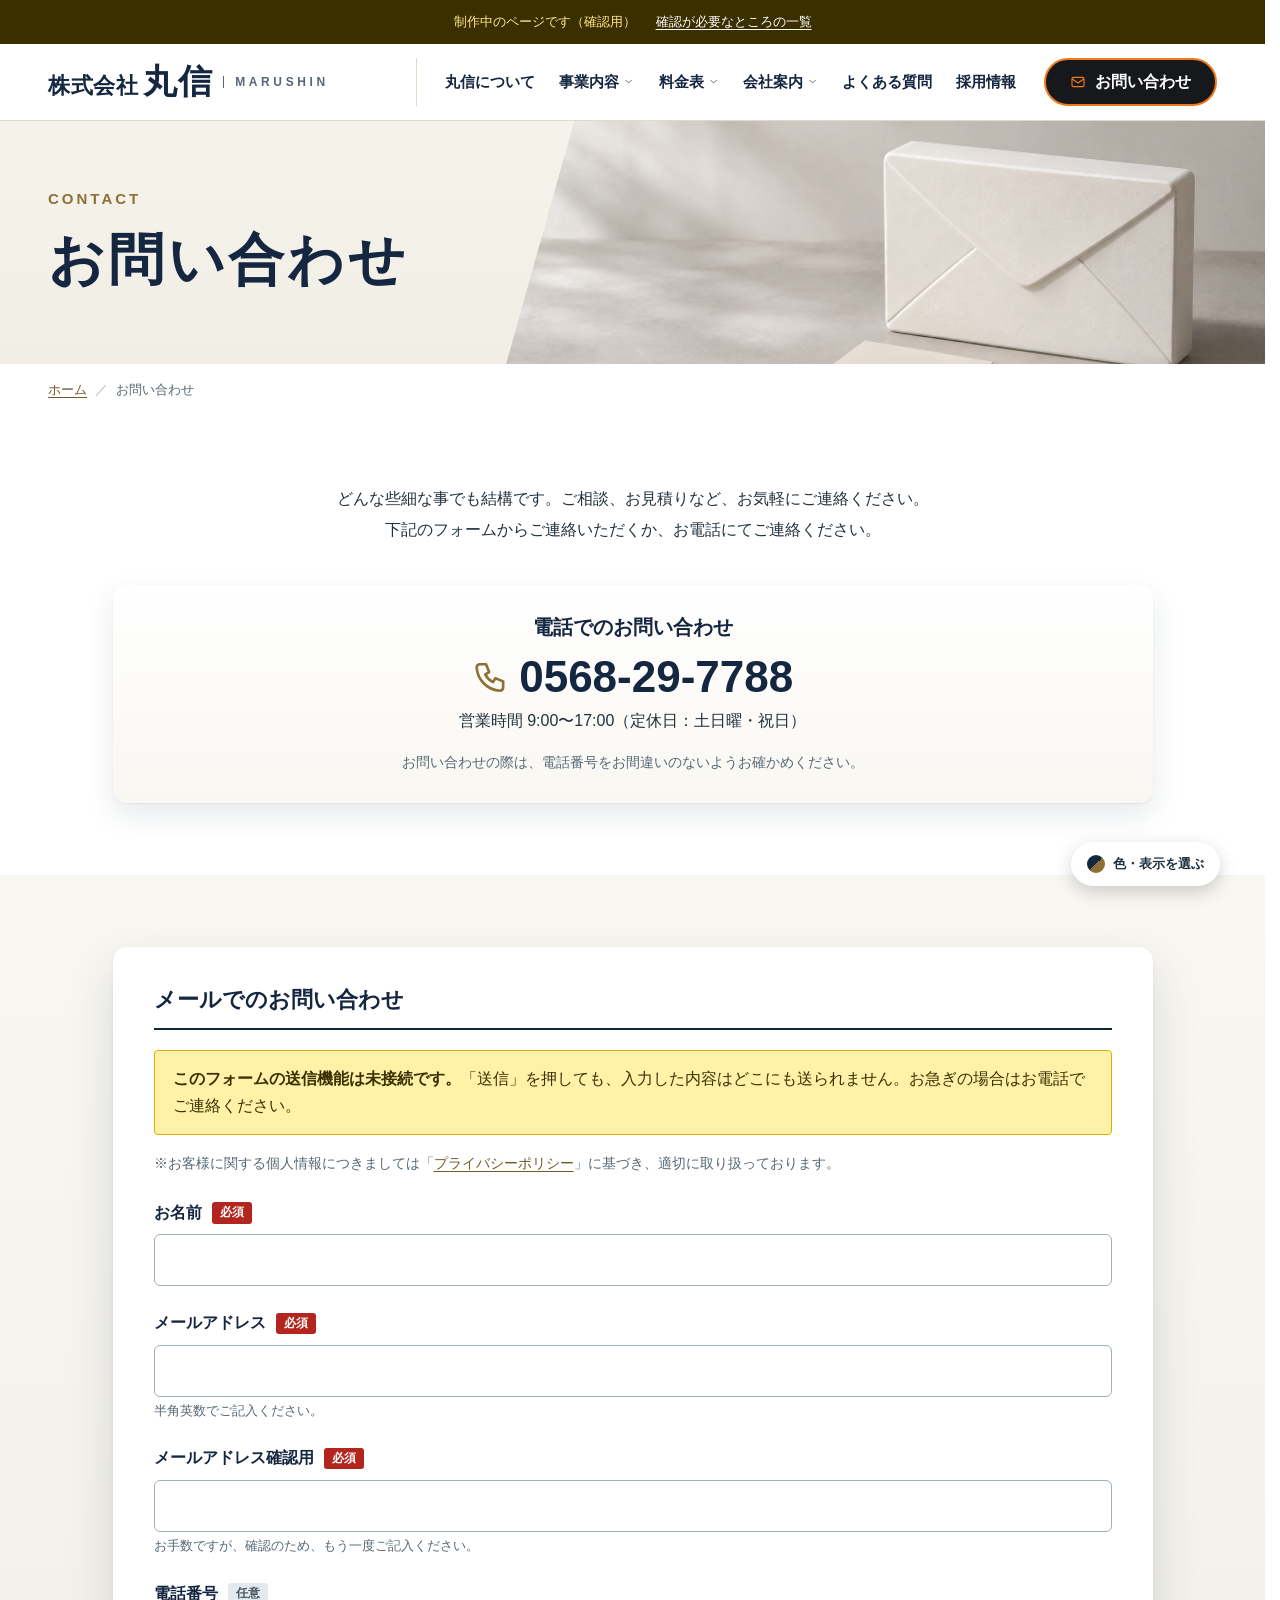
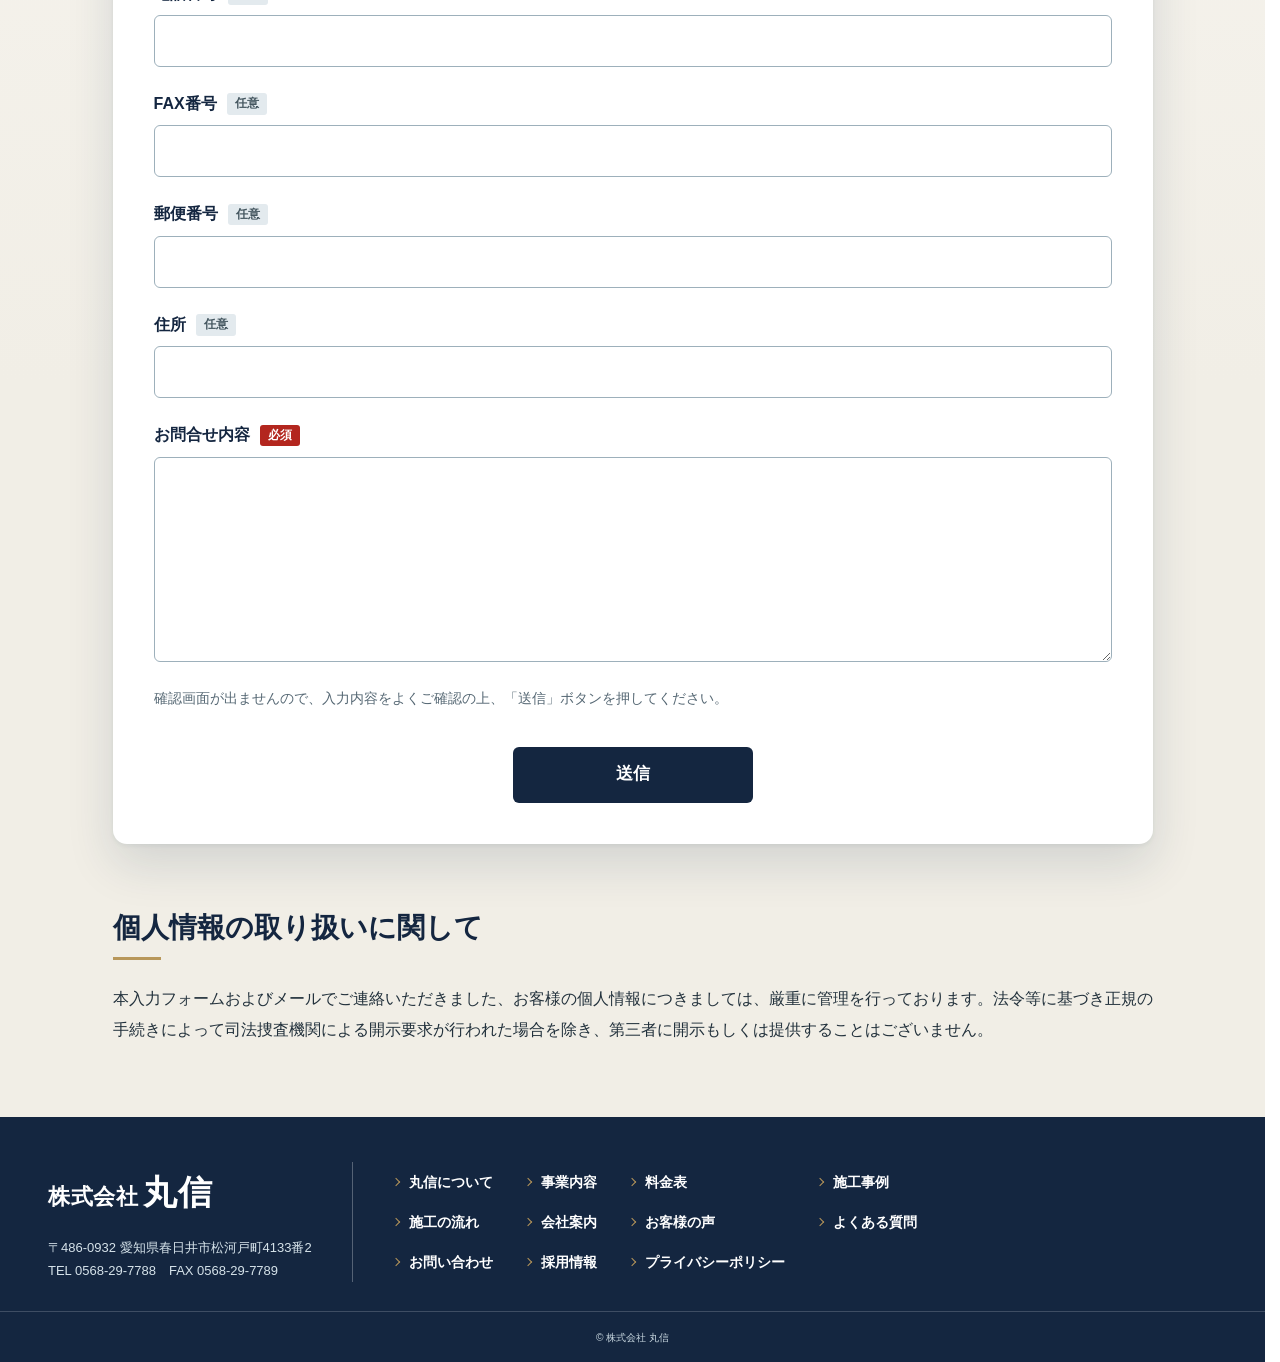
<file: contact.html>
<!doctype html>
<html lang="ja">
<head>
<meta charset="utf-8">
<meta name="viewport" content="width=device-width,initial-scale=1">
<title>お問い合わせ｜株式会社 丸信（春日井市・名古屋市の解体工事）</title>
<meta name="description" content="解体工事のご相談・お見積もりは、お電話またはお問い合わせフォームからご連絡ください。">
<meta name="robots" content="noindex,nofollow">
<meta name="format-detection" content="telephone=no">
<meta property="og:type" content="website">
<meta property="og:site_name" content="株式会社 丸信">
<meta property="og:title" content="お問い合わせ｜株式会社 丸信（春日井市・名古屋市の解体工事）">
<meta property="og:description" content="解体工事のご相談・お見積もりは、お電話またはお問い合わせフォームからご連絡ください。">
<meta property="og:image" content="https://easywebcraft.github.io/marushin-design/images/ogp.jpg?v=da5e6cc7">
<meta name="twitter:card" content="summary_large_image">
<link rel="icon" href="favicon.ico" sizes="32x32">
<link rel="icon" href="images/icon/icon-192.png" type="image/png" sizes="192x192">
<link rel="apple-touch-icon" href="images/icon/apple-touch-icon.png">
<link rel="stylesheet" href="assets/style.css?v=01bc1d18">
<style>:root[data-theme="base"]{--navy:#17354B;--navy-d:#102838;--teal:#38A8B8;--teal-d:#147F8D;--teal-dd:#0E6773;--pale:#E6F1F6;--pale2:#F3F8FB;--line:#D3E0E8;--tint:#D5ECEE;--bg1:#eef5f9;--bg2:#dde9f0;}:root[data-theme="brick"]{--navy:#1E2B3C;--navy-d:#141E2B;--teal:#D0784F;--teal-d:#A9502A;--teal-dd:#8A3E1F;--pale:#F4ECE6;--pale2:#FAF6F2;--line:#E5D8CE;--tint:#F2DCCF;--bg1:#F8F2EE;--bg2:#EBDFD6;}:root[data-theme="orange"]{--navy:#24282D;--navy-d:#17191C;--teal:#F29A2E;--teal-d:#C66A0A;--teal-dd:#A3560A;--pale:#F5F1EA;--pale2:#FAF8F4;--line:#E4DDD2;--tint:#FBE3C4;--bg1:#F9F6F1;--bg2:#ECE5DA;}:root[data-theme="green"]{--navy:#1E3A2F;--navy-d:#142820;--teal:#5E9C6E;--teal-d:#2F7A4A;--teal-dd:#22603A;--pale:#E9F2EC;--pale2:#F4F9F5;--line:#D3E3D8;--tint:#D4EBDC;--bg1:#F0F6F2;--bg2:#DCE9E0;}:root[data-theme="brown"]{--navy:#3A2A1E;--navy-d:#271C13;--teal:#B08A4E;--teal-d:#8C6A33;--teal-dd:#6E5226;--pale:#F3EEE6;--pale2:#FAF7F2;--line:#E3D9CB;--tint:#EADFC9;--bg1:#F7F3EC;--bg2:#E9E0D2;}:root[data-theme="gray"]{--navy:#2B2F33;--navy-d:#1C1F22;--teal:#7A8590;--teal-d:#56616B;--teal-dd:#434C54;--pale:#EEF0F2;--pale2:#F7F8F9;--line:#DADEE2;--tint:#DDE2E7;--bg1:#F3F5F6;--bg2:#E3E7EA;}.tsw{position:fixed;right:60px;bottom:14px;z-index:57;font-size:13px}.tsw-btn{display:flex;align-items:center;gap:8px;min-height:44px;padding:0 16px;border:0;border-radius:999px;background:#fff;color:#22313C;font:inherit;font-weight:700;box-shadow:0 6px 18px rgba(0,0,0,.18);cursor:pointer}.tsw-dot{width:18px;height:18px;border-radius:50%;background:linear-gradient(135deg,var(--navy) 50%,var(--teal-d) 50%)}.tsw-list{position:absolute;right:0;bottom:calc(100% + 8px);width:280px;margin:0;padding:8px;list-style:none;background:#fff;border-radius:10px;box-shadow:0 10px 30px rgba(0,0,0,.2)}.tsw-list[hidden]{display:none}.tsw-list p{margin:4px 8px 6px;color:#566874;font-size:12px}.tsw-list button{display:flex;align-items:center;gap:10px;width:100%;min-height:44px;padding:4px 8px;border:0;border-radius:6px;background:none;color:#22313C;font:inherit;text-align:left;cursor:pointer}.tsw-list button:hover{background:#F3F5F7}.tsw-list button[aria-pressed="true"]{background:#EEF3F6;font-weight:700}.tsw-sw{flex:none;width:34px;height:22px;border-radius:4px;box-shadow:inset 0 0 0 1px rgba(0,0,0,.1)}.tsw-list p.tsw-h{margin:8px 8px 2px;color:#22313C;font-weight:700;font-size:12px}.tsw-bi{flex:none;display:grid;place-items:center;width:34px;height:22px;border-radius:4px;background:#22313C;color:#fff;font-weight:700;font-size:12px}@media (max-width:767px){.tsw{right:36px;bottom:84px}}@media print{.tsw{display:none}}</style>
<script>(function(){var k=null;try{var m=location.search.match(/[?&]color=([a-z]+)/);if(m){k=m[1];localStorage.setItem("mstheme",k)}else{k=localStorage.getItem("mstheme")}}catch(e){}if(k&&['gold', 'base', 'brick', 'orange', 'green', 'brown', 'gray'].indexOf(k)>0)document.documentElement.setAttribute("data-theme",k);var bn=null;try{if(/[?&]banner=open(&|$)/.test(location.search)){bn="open";localStorage.setItem("msbanner",bn)}else if(/[?&]banner=tab(&|$)/.test(location.search)){bn="tab";localStorage.setItem("msbanner",bn)}else{bn=localStorage.getItem("msbanner")}}catch(e){}if(bn==="open")document.documentElement.setAttribute("data-banner","open")})();</script>
</head>
<body>
<svg xmlns="http://www.w3.org/2000/svg" width="0" height="0" style="position:absolute" aria-hidden="true" focusable="false">
<defs>
<symbol id="i-mail" viewBox="0 0 24 24" fill="none" stroke="currentColor" stroke-width="1.7" stroke-linecap="round" stroke-linejoin="round"><rect x="3" y="5" width="18" height="14" rx="2"/><path d="M3.5 7.5l8.5 6 8.5-6"/></symbol>
<symbol id="i-phone" viewBox="0 0 24 24" fill="none" stroke="currentColor" stroke-width="1.7" stroke-linecap="round" stroke-linejoin="round"><path d="M5 4h4l2 5-2.5 1.5a11 11 0 0 0 5 5L15 13l5 2v4a2 2 0 0 1-2 2A16 16 0 0 1 3 6a2 2 0 0 1 2-2z"/></symbol>
<symbol id="i-chev" viewBox="0 0 24 24" fill="none" stroke="currentColor" stroke-width="2" stroke-linecap="round" stroke-linejoin="round"><path d="M9 6l6 6-6 6"/></symbol>
<symbol id="i-chat" viewBox="0 0 24 24" fill="none" stroke="currentColor" stroke-width="1.5" stroke-linecap="round" stroke-linejoin="round"><path d="M4 5h16v11H10l-5 4v-4H4z"/><path d="M8.5 10.5h.01M12 10.5h.01M15.5 10.5h.01"/></symbol>
<symbol id="i-users" viewBox="0 0 24 24" fill="none" stroke="currentColor" stroke-width="1.5" stroke-linecap="round" stroke-linejoin="round"><circle cx="12" cy="8" r="3"/><path d="M6.5 19.5c0-3 2.5-5.5 5.5-5.5s5.5 2.5 5.5 5.5"/><circle cx="5" cy="10" r="2"/><path d="M2 17c0-1.8 1.3-3.2 3-3.4"/><circle cx="19" cy="10" r="2"/><path d="M22 17c0-1.8-1.3-3.2-3-3.4"/></symbol>
<symbol id="i-greet" viewBox="0 0 24 24" fill="none" stroke="currentColor" stroke-width="1.5" stroke-linecap="round" stroke-linejoin="round"><path d="M3 11l9-7 9 7"/><path d="M5 9.5V20h14V9.5"/><path d="M12 17.2l-2.5-2.3a1.8 1.8 0 0 1 2.5-2.6 1.8 1.8 0 0 1 2.5 2.6z"/></symbol>
<symbol id="i-home" viewBox="0 0 24 24" fill="none" stroke="currentColor" stroke-width="1.5" stroke-linecap="round" stroke-linejoin="round"><path d="M3 11l9-7 9 7"/><path d="M5 9.5V20h14V9.5"/><path d="M10 20v-6h4v6"/></symbol>
<symbol id="i-doc" viewBox="0 0 24 24" fill="none" stroke="currentColor" stroke-width="1.5" stroke-linecap="round" stroke-linejoin="round"><path d="M6 3h9l4 4v14H6z"/><path d="M15 3v4h4"/><path d="M9 12h7M9 16h7"/></symbol>
<symbol id="i-pen" viewBox="0 0 24 24" fill="none" stroke="currentColor" stroke-width="1.5" stroke-linecap="round" stroke-linejoin="round"><path d="M4 20l4.5-1L20 7.5 16.5 4 5 15.5z"/><path d="M14 6.5l3.5 3.5"/></symbol>
<symbol id="i-search" viewBox="0 0 24 24" fill="none" stroke="currentColor" stroke-width="1.5" stroke-linecap="round" stroke-linejoin="round"><circle cx="11" cy="11" r="6"/><path d="M16 16l5 5"/></symbol>
<symbol id="i-calc" viewBox="0 0 24 24" fill="none" stroke="currentColor" stroke-width="1.5" stroke-linecap="round" stroke-linejoin="round"><rect x="5" y="3" width="14" height="18" rx="2"/><rect x="8" y="6" width="8" height="3.5" rx=".5"/><path d="M8.5 13h.01M12 13h.01M15.5 13h.01M8.5 16.5h.01M12 16.5h.01M15.5 16.5h.01"/></symbol>
<symbol id="i-clip" viewBox="0 0 24 24" fill="none" stroke="currentColor" stroke-width="1.5" stroke-linecap="round" stroke-linejoin="round"><rect x="5" y="5" width="14" height="16" rx="2"/><rect x="9" y="3" width="6" height="4" rx="1"/><path d="M9 12h6M9 16h6"/></symbol>
<symbol id="i-excavator" viewBox="0 0 24 24" fill="none" stroke="currentColor" stroke-width="1.5" stroke-linecap="round" stroke-linejoin="round"><rect x="2" y="17" width="12" height="4" rx="2"/><path d="M4 17v-6h5.5l2 6"/><path d="M9 11l4.5-7 5.5 4-1.5 5"/><path d="M17.5 13l4 1-1 4h-4z"/></symbol>
<symbol id="i-truck" viewBox="0 0 24 24" fill="none" stroke="currentColor" stroke-width="1.5" stroke-linecap="round" stroke-linejoin="round"><path d="M2 7h11v9H2z"/><path d="M13 10h4l4 3v3h-8z"/><circle cx="6.5" cy="18" r="2"/><circle cx="17" cy="18" r="2"/></symbol>
<symbol id="i-ground" viewBox="0 0 24 24" fill="none" stroke="currentColor" stroke-width="1.5" stroke-linecap="round" stroke-linejoin="round"><circle cx="12" cy="12" r="9"/><path d="M8 12.5l3 3 5-6"/></symbol>
<symbol id="i-pin" viewBox="0 0 24 24" fill="none" stroke="currentColor" stroke-width="1.5" stroke-linecap="round" stroke-linejoin="round"><path d="M12 21s7-6.2 7-11a7 7 0 1 0-14 0c0 4.8 7 11 7 11z"/><circle cx="12" cy="10" r="2.5"/></symbol>
<symbol id="i-ext" viewBox="0 0 24 24" fill="none" stroke="currentColor" stroke-width="1.7" stroke-linecap="round" stroke-linejoin="round"><path d="M14 4h6v6M20 4l-9 9"/><path d="M18 14v5a1 1 0 0 1-1 1H5a1 1 0 0 1-1-1V7a1 1 0 0 1 1-1h5"/></symbol>
</defs>
</svg>
<a class="skip" href="#main">本文へ移動</a>
<div class="draft"><span>制作中のページです（確認用）</span><a href="check.html">確認が必要なところの一覧</a></div>
<header class="hd">
<div class="hd-in">
<a class="logo" href="./" aria-label="株式会社 丸信 ホーム"><span class="logo-s">株式会社</span><span class="logo-l">丸信</span><span class="logo-en" lang="en" aria-hidden="true">MARUSHIN</span></a>
<nav class="gnav" aria-label="メインメニュー"><ul>
<li><a href="about.html">丸信について</a></li><li class="has-sub"><a href="jigyo.html" aria-haspopup="true">事業内容<svg class="ic gnav-dn" aria-hidden="true" focusable="false"><use href="#i-chev"/></svg></a><ul class="gnav-sub"><li><a href="case.html">施工事例</a></li><li><a href="flow.html">施工の流れ</a></li></ul></li><li class="has-sub"><a href="price.html" aria-haspopup="true">料金表<svg class="ic gnav-dn" aria-hidden="true" focusable="false"><use href="#i-chev"/></svg></a><ul class="gnav-sub"><li><a href="price.html#demolition">解体工事料金</a></li><li><a href="price.html#other">その他料金</a></li></ul></li><li class="has-sub"><a href="outline.html" aria-haspopup="true">会社案内<svg class="ic gnav-dn" aria-hidden="true" focusable="false"><use href="#i-chev"/></svg></a><ul class="gnav-sub"><li><a href="outline.html#ol-prof">会社概要</a></li><li><a href="outline.html#ol-msg">社長あいさつ</a></li><li><a href="outline.html#ol-phil">経営方針</a></li></ul></li><li><a href="faq.html">よくある質問</a></li><li><a href="recruit.html">採用情報</a></li>
</ul></nav>
<a class="btn btn-teal hd-cta" href="contact.html"><svg class="ic" aria-hidden="true" focusable="false"><use href="#i-mail"/></svg>お問い合わせ</a>
<button class="burger" type="button" aria-expanded="false" aria-controls="drawer" aria-label="メニューを開く"><span></span><span></span><span></span></button>
</div>
<nav class="drawer" id="drawer" aria-label="すべてのページ" hidden>
<ul>
<li><a href="about.html">丸信について<svg class="ic" aria-hidden="true" focusable="false"><use href="#i-chev"/></svg></a></li><li><a href="jigyo.html">事業内容<svg class="ic" aria-hidden="true" focusable="false"><use href="#i-chev"/></svg></a></li><li><a href="case.html">施工事例<svg class="ic" aria-hidden="true" focusable="false"><use href="#i-chev"/></svg></a></li><li><a href="flow.html">施工の流れ<svg class="ic" aria-hidden="true" focusable="false"><use href="#i-chev"/></svg></a></li><li><a href="price.html">料金表<svg class="ic" aria-hidden="true" focusable="false"><use href="#i-chev"/></svg></a></li><li><a href="outline.html">会社案内<svg class="ic" aria-hidden="true" focusable="false"><use href="#i-chev"/></svg></a></li><li><a href="faq.html">よくある質問<svg class="ic" aria-hidden="true" focusable="false"><use href="#i-chev"/></svg></a></li><li><a href="contact.html" aria-current="page">お問い合わせ<svg class="ic" aria-hidden="true" focusable="false"><use href="#i-chev"/></svg></a></li><li><a href="recruit.html">採用情報<svg class="ic" aria-hidden="true" focusable="false"><use href="#i-chev"/></svg></a></li>
</ul>
<a class="drawer-tel" href="tel:0568297788"><svg class="ic" aria-hidden="true" focusable="false"><use href="#i-phone"/></svg><span><b>0568-29-7788</b><small>営業時間 9:00〜17:00（定休日：土日曜・祝日）</small></span></a>
<p class="drawer-foot"><a href="./">ホーム</a><a href="policy.html">プライバシーポリシー</a></p>
</nav>
</header>
<main id="main">
<div class="ph ph-au">
<div class="ph-img"><img src="images/ph/contact.jpg" alt="" width="1536" height="1024" style="object-position:70% 42%"></div>
<div class="ph-in"><div class="ph-ttl"><p class="ph-en" lang="en">CONTACT</p><h1>お問い合わせ</h1></div></div>
</div>
<nav class="bc" aria-label="現在位置"><ol><li><a href="./">ホーム</a></li><li aria-current="page">お問い合わせ</li></ol></nav>
<section class="sec">
<div class="wrap wrap-m">
<p class="lead">どんな些細な事でも結構です。ご相談、お見積りなど、お気軽にご連絡ください。<br>下記のフォームからご連絡いただくか、お電話にてご連絡ください。</p>

<div class="telbox">
<h2>電話でのお問い合わせ</h2>
<a class="telbox-num" href="tel:0568297788"><svg class="ic" aria-hidden="true" focusable="false"><use href="#i-phone"/></svg><span>0568-29-7788</span></a>
<p>営業時間 9:00〜17:00（定休日：土日曜・祝日）</p>
<p class="note">お問い合わせの際は、電話番号をお間違いのないようお確かめください。</p>
</div>
</div>
</section>

<section class="sec sec-pale">
<div class="wrap wrap-m">
<div class="formcard">
<h2>メールでのお問い合わせ</h2>
<div class="unconnected" role="note"><b>このフォームの送信機能は未接続です。</b>「送信」を押しても、入力した内容はどこにも送られません。お急ぎの場合はお電話でご連絡ください。</div>
<p class="note">※お客様に関する個人情報につきましては「<a href="policy.html">プライバシーポリシー</a>」に基づき、適切に取り扱っております。</p>
<form id="contact-form" action="#" method="post" novalidate onsubmit="return false">
<div class="form-sum" id="form-sum" role="alert" tabindex="-1" hidden></div>
<div class="fld">
<label for="name">お名前<span class="req">必須</span></label>
<input id="name" name="name" type="text" aria-describedby="name-err" required aria-required="true" autocomplete="name">
<p class="err" id="name-err" hidden></p>
</div><div class="fld">
<label for="email">メールアドレス<span class="req">必須</span></label>
<input id="email" name="email" type="email" aria-describedby="email-err email-hint" required aria-required="true" autocomplete="email" inputmode="email">
<p class="hint" id="email-hint">半角英数でご記入ください。</p><p class="err" id="email-err" hidden></p>
</div><div class="fld">
<label for="email2">メールアドレス確認用<span class="req">必須</span></label>
<input id="email2" name="email2" type="email" aria-describedby="email2-err email2-hint" required aria-required="true" autocomplete="email" inputmode="email">
<p class="hint" id="email2-hint">お手数ですが、確認のため、もう一度ご記入ください。</p><p class="err" id="email2-err" hidden></p>
</div><div class="fld">
<label for="tel">電話番号<span class="opt">任意</span></label>
<input id="tel" name="tel" type="tel" aria-describedby="tel-err" autocomplete="tel" inputmode="tel">
<p class="err" id="tel-err" hidden></p>
</div><div class="fld">
<label for="fax">FAX番号<span class="opt">任意</span></label>
<input id="fax" name="fax" type="tel" aria-describedby="fax-err" inputmode="tel">
<p class="err" id="fax-err" hidden></p>
</div><div class="fld">
<label for="zip">郵便番号<span class="opt">任意</span></label>
<input id="zip" name="zip" type="text" aria-describedby="zip-err" autocomplete="postal-code" inputmode="numeric">
<p class="err" id="zip-err" hidden></p>
</div><div class="fld">
<label for="address">住所<span class="opt">任意</span></label>
<input id="address" name="address" type="text" aria-describedby="address-err" autocomplete="street-address">
<p class="err" id="address-err" hidden></p>
</div><div class="fld">
<label for="message">お問合せ内容<span class="req">必須</span></label>
<textarea id="message" name="message" rows="7" aria-describedby="message-err" required aria-required="true"></textarea>
<p class="err" id="message-err" hidden></p>
</div>
<p class="note">確認画面が出ませんので、入力内容をよくご確認の上、「送信」ボタンを押してください。</p>
<p class="center"><button class="btn btn-navy btn-lg btn-send" type="submit">送信</button></p>
<div class="form-result" id="form-result" role="status" aria-live="polite" tabindex="-1" hidden></div>
</form>
</div>

<h2 class="h2l mt-xl">個人情報の取り扱いに関して</h2>
<p>本入力フォームおよびメールでご連絡いただきました、お客様の個人情報につきましては、厳重に管理を行っております。法令等に基づき正規の手続きによって司法捜査機関による開示要求が行われた場合を除き、第三者に開示もしくは提供することはございません。</p>
</div>
</section>

</main>
<footer class="ft">
<div class="ft-in">
<div class="ft-brand">
<a class="logo logo-w" href="./" aria-label="株式会社 丸信 ホーム"><span class="logo-s">株式会社</span><span class="logo-l">丸信</span></a>
<address>〒486-0932 愛知県春日井市松河戸町4133番2<br>TEL 0568-29-7788　FAX 0568-29-7789</address>
</div>
<nav class="ft-nav" aria-label="フッターメニュー"><ul>
<li><a href="about.html">丸信について</a></li><li><a href="jigyo.html">事業内容</a></li><li><a href="price.html">料金表</a></li><li><a href="case.html">施工事例</a></li><li><a href="flow.html">施工の流れ</a></li><li><a href="outline.html">会社案内</a></li><li><a href="voice.html">お客様の声</a></li><li><a href="faq.html">よくある質問</a></li><li><a href="contact.html">お問い合わせ</a></li><li><a href="recruit.html">採用情報</a></li><li><a href="policy.html">プライバシーポリシー</a></li>
</ul></nav>
</div>
<p class="copy"><small>&copy; 株式会社 丸信</small></p>
</footer>
<div class="fixbar">
<a class="btn btn-white-line" href="tel:0568297788"><svg class="ic" aria-hidden="true" focusable="false"><use href="#i-phone"/></svg>電話で相談</a>
<a class="btn btn-teal" href="contact.html"><svg class="ic" aria-hidden="true" focusable="false"><use href="#i-mail"/></svg>お問い合わせ</a>
</div>
<div class="tsw" id="tsw"><ul class="tsw-list" hidden><li><p class="tsw-h">色の案</p></li><li><button type="button" data-k="gold" aria-pressed="false"><span class="tsw-sw" style="background:linear-gradient(135deg,#142640 50%,#8E7034 50%)"></span>濃紺×金茶（今の色）</button></li><li><button type="button" data-k="base" aria-pressed="false"><span class="tsw-sw" style="background:linear-gradient(135deg,#17354B 50%,#147F8D 50%)"></span>紺×青緑</button></li><li><button type="button" data-k="brick" aria-pressed="false"><span class="tsw-sw" style="background:linear-gradient(135deg,#1E2B3C 50%,#A9502A 50%)"></span>紺×赤茶</button></li><li><button type="button" data-k="orange" aria-pressed="false"><span class="tsw-sw" style="background:linear-gradient(135deg,#24282D 50%,#C66A0A 50%)"></span>黒×オレンジ</button></li><li><button type="button" data-k="green" aria-pressed="false"><span class="tsw-sw" style="background:linear-gradient(135deg,#1E3A2F 50%,#2F7A4A 50%)"></span>深緑×緑</button></li><li><button type="button" data-k="brown" aria-pressed="false"><span class="tsw-sw" style="background:linear-gradient(135deg,#3A2A1E 50%,#8C6A33 50%)"></span>焦げ茶×黄土</button></li><li><button type="button" data-k="gray" aria-pressed="false"><span class="tsw-sw" style="background:linear-gradient(135deg,#2B2F33 50%,#56616B 50%)"></span>墨×グレー</button></li><li><p class="tsw-h">採用バナーの見せ方</p></li><li><button type="button" data-b="tab" aria-pressed="false"><span class="tsw-bi">A</span>札を押すとバナーが開く（今の形）</button></li><li><button type="button" data-b="open" aria-pressed="false"><span class="tsw-bi">B</span>バナーをいつも出しておく</button></li><li><p>選ぶとすぐにサイト全体が切り替わります。採用バナーはトップページを少し下へ進めると出ます</p></li></ul><button class="tsw-btn" type="button" aria-expanded="false"><span class="tsw-dot"></span>色・表示を選ぶ</button></div>
<script>(function(){var w=document.getElementById("tsw");if(!w)return;var b=w.querySelector(".tsw-btn"),l=w.querySelector(".tsw-list"),r=document.documentElement;var mark=function(){var k=r.getAttribute("data-theme")||"gold",bn=r.getAttribute("data-banner")==="open"?"open":"tab";Array.prototype.forEach.call(l.querySelectorAll("button[data-k]"),function(x){x.setAttribute("aria-pressed",x.getAttribute("data-k")===k?"true":"false")});Array.prototype.forEach.call(l.querySelectorAll("button[data-b]"),function(x){x.setAttribute("aria-pressed",x.getAttribute("data-b")===bn?"true":"false")})};b.addEventListener("click",function(){var o=l.hidden;l.hidden=!o;b.setAttribute("aria-expanded",o?"true":"false")});l.addEventListener("click",function(e){var y=e.target.closest("button[data-b]");if(y){var bn=y.getAttribute("data-b");if(bn==="open")r.setAttribute("data-banner","open");else r.removeAttribute("data-banner");try{localStorage.setItem("msbanner",bn)}catch(e){}if(window.msBannerMode)window.msBannerMode();mark();return}var x=e.target.closest("button[data-k]");if(!x)return;var k=x.getAttribute("data-k");if(k==="gold")r.removeAttribute("data-theme");else r.setAttribute("data-theme",k);try{localStorage.setItem("mstheme",k)}catch(e){}mark()});document.addEventListener("click",function(e){if(!w.contains(e.target)){l.hidden=true;b.setAttribute("aria-expanded","false")}});mark()})();</script>
<script src="assets/main.js?v=01bc1d18" defer></script>
</body>
</html>
</file>
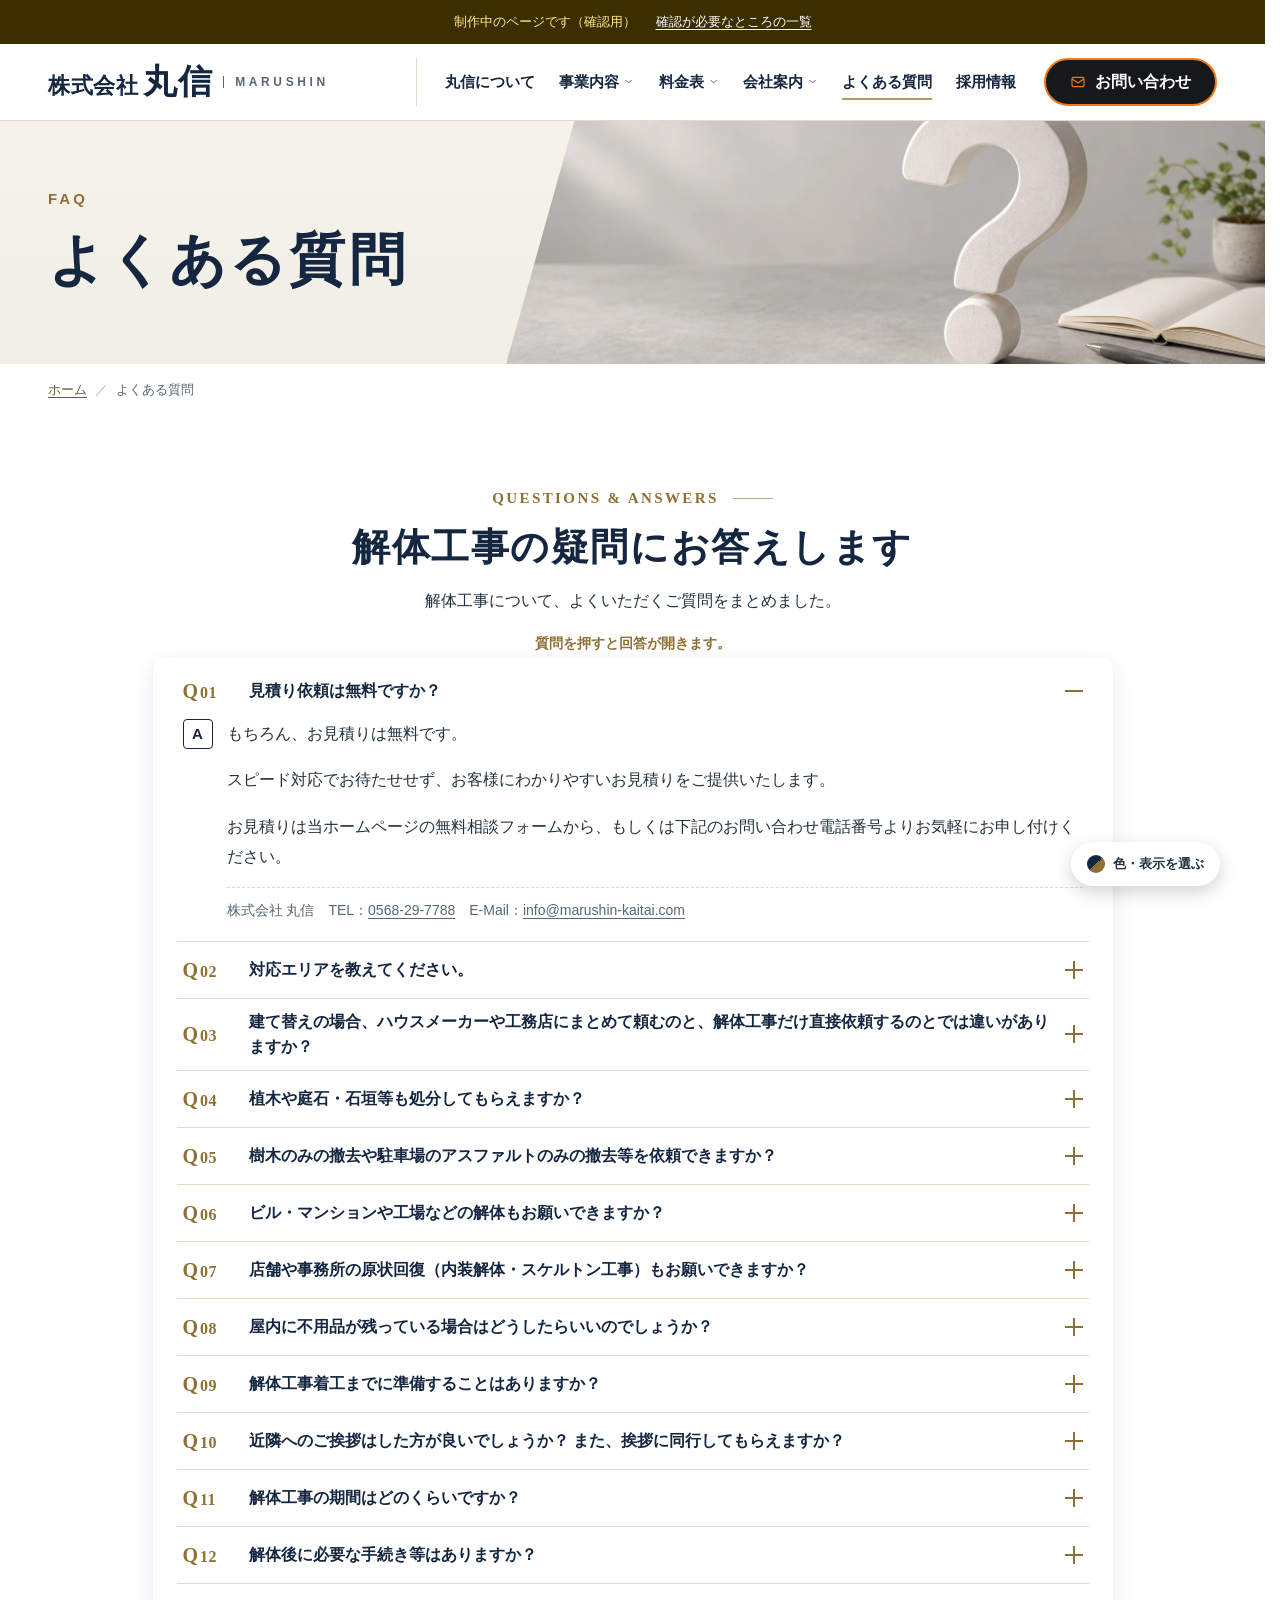
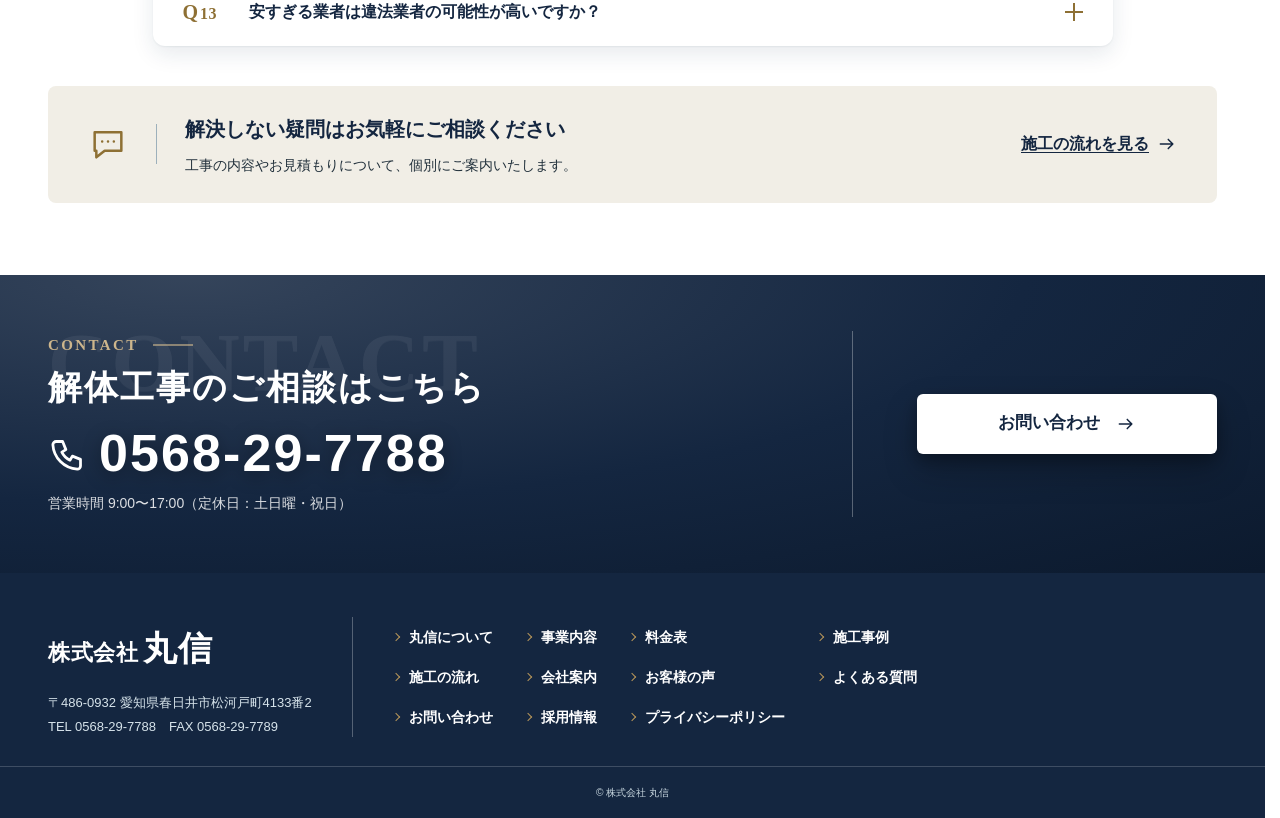
<file: faq.html>
<!doctype html>
<html lang="ja">
<head>
<meta charset="utf-8">
<meta name="viewport" content="width=device-width,initial-scale=1">
<title>よくある質問｜株式会社 丸信（春日井市・名古屋市の解体工事）</title>
<meta name="description" content="お見積もり、対応エリア、工事の内容、工事前後の準備や手続きなど、解体工事についてよくいただくご質問にお答えします。">
<meta name="robots" content="noindex,nofollow">
<meta name="format-detection" content="telephone=no">
<meta property="og:type" content="website">
<meta property="og:site_name" content="株式会社 丸信">
<meta property="og:title" content="よくある質問｜株式会社 丸信（春日井市・名古屋市の解体工事）">
<meta property="og:description" content="お見積もり、対応エリア、工事の内容、工事前後の準備や手続きなど、解体工事についてよくいただくご質問にお答えします。">
<meta property="og:image" content="https://easywebcraft.github.io/marushin-design/images/ogp.jpg?v=da5e6cc7">
<meta name="twitter:card" content="summary_large_image">
<link rel="icon" href="favicon.ico" sizes="32x32">
<link rel="icon" href="images/icon/icon-192.png" type="image/png" sizes="192x192">
<link rel="apple-touch-icon" href="images/icon/apple-touch-icon.png">
<link rel="stylesheet" href="assets/style.css?v=01bc1d18">
<style>:root[data-theme="base"]{--navy:#17354B;--navy-d:#102838;--teal:#38A8B8;--teal-d:#147F8D;--teal-dd:#0E6773;--pale:#E6F1F6;--pale2:#F3F8FB;--line:#D3E0E8;--tint:#D5ECEE;--bg1:#eef5f9;--bg2:#dde9f0;}:root[data-theme="brick"]{--navy:#1E2B3C;--navy-d:#141E2B;--teal:#D0784F;--teal-d:#A9502A;--teal-dd:#8A3E1F;--pale:#F4ECE6;--pale2:#FAF6F2;--line:#E5D8CE;--tint:#F2DCCF;--bg1:#F8F2EE;--bg2:#EBDFD6;}:root[data-theme="orange"]{--navy:#24282D;--navy-d:#17191C;--teal:#F29A2E;--teal-d:#C66A0A;--teal-dd:#A3560A;--pale:#F5F1EA;--pale2:#FAF8F4;--line:#E4DDD2;--tint:#FBE3C4;--bg1:#F9F6F1;--bg2:#ECE5DA;}:root[data-theme="green"]{--navy:#1E3A2F;--navy-d:#142820;--teal:#5E9C6E;--teal-d:#2F7A4A;--teal-dd:#22603A;--pale:#E9F2EC;--pale2:#F4F9F5;--line:#D3E3D8;--tint:#D4EBDC;--bg1:#F0F6F2;--bg2:#DCE9E0;}:root[data-theme="brown"]{--navy:#3A2A1E;--navy-d:#271C13;--teal:#B08A4E;--teal-d:#8C6A33;--teal-dd:#6E5226;--pale:#F3EEE6;--pale2:#FAF7F2;--line:#E3D9CB;--tint:#EADFC9;--bg1:#F7F3EC;--bg2:#E9E0D2;}:root[data-theme="gray"]{--navy:#2B2F33;--navy-d:#1C1F22;--teal:#7A8590;--teal-d:#56616B;--teal-dd:#434C54;--pale:#EEF0F2;--pale2:#F7F8F9;--line:#DADEE2;--tint:#DDE2E7;--bg1:#F3F5F6;--bg2:#E3E7EA;}.tsw{position:fixed;right:60px;bottom:14px;z-index:57;font-size:13px}.tsw-btn{display:flex;align-items:center;gap:8px;min-height:44px;padding:0 16px;border:0;border-radius:999px;background:#fff;color:#22313C;font:inherit;font-weight:700;box-shadow:0 6px 18px rgba(0,0,0,.18);cursor:pointer}.tsw-dot{width:18px;height:18px;border-radius:50%;background:linear-gradient(135deg,var(--navy) 50%,var(--teal-d) 50%)}.tsw-list{position:absolute;right:0;bottom:calc(100% + 8px);width:280px;margin:0;padding:8px;list-style:none;background:#fff;border-radius:10px;box-shadow:0 10px 30px rgba(0,0,0,.2)}.tsw-list[hidden]{display:none}.tsw-list p{margin:4px 8px 6px;color:#566874;font-size:12px}.tsw-list button{display:flex;align-items:center;gap:10px;width:100%;min-height:44px;padding:4px 8px;border:0;border-radius:6px;background:none;color:#22313C;font:inherit;text-align:left;cursor:pointer}.tsw-list button:hover{background:#F3F5F7}.tsw-list button[aria-pressed="true"]{background:#EEF3F6;font-weight:700}.tsw-sw{flex:none;width:34px;height:22px;border-radius:4px;box-shadow:inset 0 0 0 1px rgba(0,0,0,.1)}.tsw-list p.tsw-h{margin:8px 8px 2px;color:#22313C;font-weight:700;font-size:12px}.tsw-bi{flex:none;display:grid;place-items:center;width:34px;height:22px;border-radius:4px;background:#22313C;color:#fff;font-weight:700;font-size:12px}@media (max-width:767px){.tsw{right:36px;bottom:84px}}@media print{.tsw{display:none}}</style>
<script>(function(){var k=null;try{var m=location.search.match(/[?&]color=([a-z]+)/);if(m){k=m[1];localStorage.setItem("mstheme",k)}else{k=localStorage.getItem("mstheme")}}catch(e){}if(k&&['gold', 'base', 'brick', 'orange', 'green', 'brown', 'gray'].indexOf(k)>0)document.documentElement.setAttribute("data-theme",k);var bn=null;try{if(/[?&]banner=open(&|$)/.test(location.search)){bn="open";localStorage.setItem("msbanner",bn)}else if(/[?&]banner=tab(&|$)/.test(location.search)){bn="tab";localStorage.setItem("msbanner",bn)}else{bn=localStorage.getItem("msbanner")}}catch(e){}if(bn==="open")document.documentElement.setAttribute("data-banner","open")})();</script>
</head>
<body>
<svg xmlns="http://www.w3.org/2000/svg" width="0" height="0" style="position:absolute" aria-hidden="true" focusable="false">
<defs>
<symbol id="i-mail" viewBox="0 0 24 24" fill="none" stroke="currentColor" stroke-width="1.7" stroke-linecap="round" stroke-linejoin="round"><rect x="3" y="5" width="18" height="14" rx="2"/><path d="M3.5 7.5l8.5 6 8.5-6"/></symbol>
<symbol id="i-phone" viewBox="0 0 24 24" fill="none" stroke="currentColor" stroke-width="1.7" stroke-linecap="round" stroke-linejoin="round"><path d="M5 4h4l2 5-2.5 1.5a11 11 0 0 0 5 5L15 13l5 2v4a2 2 0 0 1-2 2A16 16 0 0 1 3 6a2 2 0 0 1 2-2z"/></symbol>
<symbol id="i-chev" viewBox="0 0 24 24" fill="none" stroke="currentColor" stroke-width="2" stroke-linecap="round" stroke-linejoin="round"><path d="M9 6l6 6-6 6"/></symbol>
<symbol id="i-chat" viewBox="0 0 24 24" fill="none" stroke="currentColor" stroke-width="1.5" stroke-linecap="round" stroke-linejoin="round"><path d="M4 5h16v11H10l-5 4v-4H4z"/><path d="M8.5 10.5h.01M12 10.5h.01M15.5 10.5h.01"/></symbol>
<symbol id="i-users" viewBox="0 0 24 24" fill="none" stroke="currentColor" stroke-width="1.5" stroke-linecap="round" stroke-linejoin="round"><circle cx="12" cy="8" r="3"/><path d="M6.5 19.5c0-3 2.5-5.5 5.5-5.5s5.5 2.5 5.5 5.5"/><circle cx="5" cy="10" r="2"/><path d="M2 17c0-1.8 1.3-3.2 3-3.4"/><circle cx="19" cy="10" r="2"/><path d="M22 17c0-1.8-1.3-3.2-3-3.4"/></symbol>
<symbol id="i-greet" viewBox="0 0 24 24" fill="none" stroke="currentColor" stroke-width="1.5" stroke-linecap="round" stroke-linejoin="round"><path d="M3 11l9-7 9 7"/><path d="M5 9.5V20h14V9.5"/><path d="M12 17.2l-2.5-2.3a1.8 1.8 0 0 1 2.5-2.6 1.8 1.8 0 0 1 2.5 2.6z"/></symbol>
<symbol id="i-home" viewBox="0 0 24 24" fill="none" stroke="currentColor" stroke-width="1.5" stroke-linecap="round" stroke-linejoin="round"><path d="M3 11l9-7 9 7"/><path d="M5 9.5V20h14V9.5"/><path d="M10 20v-6h4v6"/></symbol>
<symbol id="i-doc" viewBox="0 0 24 24" fill="none" stroke="currentColor" stroke-width="1.5" stroke-linecap="round" stroke-linejoin="round"><path d="M6 3h9l4 4v14H6z"/><path d="M15 3v4h4"/><path d="M9 12h7M9 16h7"/></symbol>
<symbol id="i-pen" viewBox="0 0 24 24" fill="none" stroke="currentColor" stroke-width="1.5" stroke-linecap="round" stroke-linejoin="round"><path d="M4 20l4.5-1L20 7.5 16.5 4 5 15.5z"/><path d="M14 6.5l3.5 3.5"/></symbol>
<symbol id="i-search" viewBox="0 0 24 24" fill="none" stroke="currentColor" stroke-width="1.5" stroke-linecap="round" stroke-linejoin="round"><circle cx="11" cy="11" r="6"/><path d="M16 16l5 5"/></symbol>
<symbol id="i-calc" viewBox="0 0 24 24" fill="none" stroke="currentColor" stroke-width="1.5" stroke-linecap="round" stroke-linejoin="round"><rect x="5" y="3" width="14" height="18" rx="2"/><rect x="8" y="6" width="8" height="3.5" rx=".5"/><path d="M8.5 13h.01M12 13h.01M15.5 13h.01M8.5 16.5h.01M12 16.5h.01M15.5 16.5h.01"/></symbol>
<symbol id="i-clip" viewBox="0 0 24 24" fill="none" stroke="currentColor" stroke-width="1.5" stroke-linecap="round" stroke-linejoin="round"><rect x="5" y="5" width="14" height="16" rx="2"/><rect x="9" y="3" width="6" height="4" rx="1"/><path d="M9 12h6M9 16h6"/></symbol>
<symbol id="i-excavator" viewBox="0 0 24 24" fill="none" stroke="currentColor" stroke-width="1.5" stroke-linecap="round" stroke-linejoin="round"><rect x="2" y="17" width="12" height="4" rx="2"/><path d="M4 17v-6h5.5l2 6"/><path d="M9 11l4.5-7 5.5 4-1.5 5"/><path d="M17.5 13l4 1-1 4h-4z"/></symbol>
<symbol id="i-truck" viewBox="0 0 24 24" fill="none" stroke="currentColor" stroke-width="1.5" stroke-linecap="round" stroke-linejoin="round"><path d="M2 7h11v9H2z"/><path d="M13 10h4l4 3v3h-8z"/><circle cx="6.5" cy="18" r="2"/><circle cx="17" cy="18" r="2"/></symbol>
<symbol id="i-ground" viewBox="0 0 24 24" fill="none" stroke="currentColor" stroke-width="1.5" stroke-linecap="round" stroke-linejoin="round"><circle cx="12" cy="12" r="9"/><path d="M8 12.5l3 3 5-6"/></symbol>
<symbol id="i-pin" viewBox="0 0 24 24" fill="none" stroke="currentColor" stroke-width="1.5" stroke-linecap="round" stroke-linejoin="round"><path d="M12 21s7-6.2 7-11a7 7 0 1 0-14 0c0 4.8 7 11 7 11z"/><circle cx="12" cy="10" r="2.5"/></symbol>
<symbol id="i-ext" viewBox="0 0 24 24" fill="none" stroke="currentColor" stroke-width="1.7" stroke-linecap="round" stroke-linejoin="round"><path d="M14 4h6v6M20 4l-9 9"/><path d="M18 14v5a1 1 0 0 1-1 1H5a1 1 0 0 1-1-1V7a1 1 0 0 1 1-1h5"/></symbol>
</defs>
</svg>
<a class="skip" href="#main">本文へ移動</a>
<div class="draft"><span>制作中のページです（確認用）</span><a href="check.html">確認が必要なところの一覧</a></div>
<header class="hd">
<div class="hd-in">
<a class="logo" href="./" aria-label="株式会社 丸信 ホーム"><span class="logo-s">株式会社</span><span class="logo-l">丸信</span><span class="logo-en" lang="en" aria-hidden="true">MARUSHIN</span></a>
<nav class="gnav" aria-label="メインメニュー"><ul>
<li><a href="about.html">丸信について</a></li><li class="has-sub"><a href="jigyo.html" aria-haspopup="true">事業内容<svg class="ic gnav-dn" aria-hidden="true" focusable="false"><use href="#i-chev"/></svg></a><ul class="gnav-sub"><li><a href="case.html">施工事例</a></li><li><a href="flow.html">施工の流れ</a></li></ul></li><li class="has-sub"><a href="price.html" aria-haspopup="true">料金表<svg class="ic gnav-dn" aria-hidden="true" focusable="false"><use href="#i-chev"/></svg></a><ul class="gnav-sub"><li><a href="price.html#demolition">解体工事料金</a></li><li><a href="price.html#other">その他料金</a></li></ul></li><li class="has-sub"><a href="outline.html" aria-haspopup="true">会社案内<svg class="ic gnav-dn" aria-hidden="true" focusable="false"><use href="#i-chev"/></svg></a><ul class="gnav-sub"><li><a href="outline.html#ol-prof">会社概要</a></li><li><a href="outline.html#ol-msg">社長あいさつ</a></li><li><a href="outline.html#ol-phil">経営方針</a></li></ul></li><li><a href="faq.html" aria-current="page">よくある質問</a></li><li><a href="recruit.html">採用情報</a></li>
</ul></nav>
<a class="btn btn-teal hd-cta" href="contact.html"><svg class="ic" aria-hidden="true" focusable="false"><use href="#i-mail"/></svg>お問い合わせ</a>
<button class="burger" type="button" aria-expanded="false" aria-controls="drawer" aria-label="メニューを開く"><span></span><span></span><span></span></button>
</div>
<nav class="drawer" id="drawer" aria-label="すべてのページ" hidden>
<ul>
<li><a href="about.html">丸信について<svg class="ic" aria-hidden="true" focusable="false"><use href="#i-chev"/></svg></a></li><li><a href="jigyo.html">事業内容<svg class="ic" aria-hidden="true" focusable="false"><use href="#i-chev"/></svg></a></li><li><a href="case.html">施工事例<svg class="ic" aria-hidden="true" focusable="false"><use href="#i-chev"/></svg></a></li><li><a href="flow.html">施工の流れ<svg class="ic" aria-hidden="true" focusable="false"><use href="#i-chev"/></svg></a></li><li><a href="price.html">料金表<svg class="ic" aria-hidden="true" focusable="false"><use href="#i-chev"/></svg></a></li><li><a href="outline.html">会社案内<svg class="ic" aria-hidden="true" focusable="false"><use href="#i-chev"/></svg></a></li><li><a href="faq.html" aria-current="page">よくある質問<svg class="ic" aria-hidden="true" focusable="false"><use href="#i-chev"/></svg></a></li><li><a href="contact.html">お問い合わせ<svg class="ic" aria-hidden="true" focusable="false"><use href="#i-chev"/></svg></a></li><li><a href="recruit.html">採用情報<svg class="ic" aria-hidden="true" focusable="false"><use href="#i-chev"/></svg></a></li>
</ul>
<a class="drawer-tel" href="tel:0568297788"><svg class="ic" aria-hidden="true" focusable="false"><use href="#i-phone"/></svg><span><b>0568-29-7788</b><small>営業時間 9:00〜17:00（定休日：土日曜・祝日）</small></span></a>
<p class="drawer-foot"><a href="./">ホーム</a><a href="policy.html">プライバシーポリシー</a></p>
</nav>
</header>
<main id="main">
<div class="ph ph-au">
<div class="ph-img"><img src="images/ph/faq.jpg" alt="" width="1536" height="1024" style="object-position:58% 55%"></div>
<div class="ph-in"><div class="ph-ttl"><p class="ph-en" lang="en">FAQ</p><h1>よくある質問</h1></div></div>
</div>
<nav class="bc" aria-label="現在位置"><ol><li><a href="./">ホーム</a></li><li aria-current="page">よくある質問</li></ol></nav>
<section class="sec fq-page">
<div class="wrap">
<div class="fq-intro">
<p class="cm-en fq-intro-en" lang="en">QUESTIONS &amp; ANSWERS</p>
<h2 class="t-ttl">解体工事の疑問にお答えします</h2>
<p class="fq-lead">解体工事について、よくいただくご質問をまとめました。</p>
<p class="fq-hint">質問を押すと回答が開きます。</p>
</div>
<div class="qas fq fq-all"><details class="qa" open id="q1">
<summary><span class="qa-q" aria-hidden="true">Q<small>01</small></span><span class="qa-t">見積り依頼は無料ですか？</span><span class="qa-ic" aria-hidden="true"></span></summary>
<div class="qa-a"><span class="qa-m" aria-hidden="true">A</span><div class="qa-b">
<p>もちろん、お見積りは無料です。</p>
<p>スピード対応でお待たせせず、お客様にわかりやすいお見積りをご提供いたします。</p>
<p>お見積りは当ホームページの無料相談フォームから、もしくは下記のお問い合わせ電話番号よりお気軽にお申し付けください。</p>
<p class="qa-ct"><span class="nw">株式会社 丸信</span>　<span class="nw">TEL：<a href="tel:0568297788">0568-29-7788</a></span>　<span class="nw">E-Mail：<a href="mailto:info@marushin-kaitai.com">info@marushin-kaitai.com</a></span></p>
</div></div>
</details><details class="qa" id="q2">
<summary><span class="qa-q" aria-hidden="true">Q<small>02</small></span><span class="qa-t">対応エリアを教えてください。</span><span class="qa-ic" aria-hidden="true"></span></summary>
<div class="qa-a"><span class="qa-m" aria-hidden="true">A</span><div class="qa-b">
<p>当社は愛知県春日井市を中心に解体工事を承っています。主な対応エリアは下記の通りです。</p>
<ul class="dots"><li>【愛知県】春日井市・名古屋市・小牧市・尾張旭市・瀬戸市・長久手市・北名古屋市など</li><li>【三重県】桑名市・四日市市・いなべ市など</li><li>【岐阜県】岐阜市・羽島市・可児市・多治見市など</li></ul>
<p class="note">※春日井市より車で1時間半のエリア内</p>
<p>上記の対応エリア以外にも柔軟に対応させて頂きますのでお問合せ下さい。</p>
<p class="qa-ct"><span class="nw">株式会社 丸信</span>　<span class="nw">TEL：<a href="tel:0568297788">0568-29-7788</a></span>　<span class="nw">E-Mail：<a href="mailto:info@marushin-kaitai.com">info@marushin-kaitai.com</a></span></p>
</div></div>
</details><details class="qa" id="q3">
<summary><span class="qa-q" aria-hidden="true">Q<small>03</small></span><span class="qa-t">建て替えの場合、ハウスメーカーや工務店にまとめて頼むのと、解体工事だけ直接依頼するのとでは違いがありますか？</span><span class="qa-ic" aria-hidden="true"></span></summary>
<div class="qa-a"><span class="qa-m" aria-hidden="true">A</span><div class="qa-b">
<p>建築会社様に一括でお任せする場合は、窓口が一本化されて手続きがスムーズになるメリットがあります。</p>
<p>一方で、解体工事を専門業者へ直接ご依頼（分離発注）いただく場合は、中間マージンが発生しないため、総費用を抑えられるケースが多くございます。</p>
<p>当社ではお見積りのご相談や現地調査も無料で承っておりますので、ご予算や状況に合わせてお気軽にご相談ください。</p>
<p class="qa-ct"><span class="nw">株式会社 丸信</span>　<span class="nw">TEL：<a href="tel:0568297788">0568-29-7788</a></span>　<span class="nw">E-Mail：<a href="mailto:info@marushin-kaitai.com">info@marushin-kaitai.com</a></span></p>
</div></div>
</details><details class="qa" id="q4">
<summary><span class="qa-q" aria-hidden="true">Q<small>04</small></span><span class="qa-t">植木や庭石・石垣等も処分してもらえますか？</span><span class="qa-ic" aria-hidden="true"></span></summary>
<div class="qa-a"><span class="qa-m" aria-hidden="true">A</span><div class="qa-b">
<p>一般的な家庭ゴミとして廃棄が出来ない植木や庭石・石垣等は処分に困りますね。</p>
<p>当社では植木や庭石、石垣、コンクリートブロック等も、有料になりますが運搬と処分を承ります。</p>
<p>お気軽にご相談ください。</p>
<p class="qa-ct"><span class="nw">株式会社 丸信</span>　<span class="nw">TEL：<a href="tel:0568297788">0568-29-7788</a></span>　<span class="nw">E-Mail：<a href="mailto:info@marushin-kaitai.com">info@marushin-kaitai.com</a></span></p>
</div></div>
</details><details class="qa" id="q5">
<summary><span class="qa-q" aria-hidden="true">Q<small>05</small></span><span class="qa-t">樹木のみの撤去や駐車場のアスファルトのみの撤去等を依頼できますか？</span><span class="qa-ic" aria-hidden="true"></span></summary>
<div class="qa-a"><span class="qa-m" aria-hidden="true">A</span><div class="qa-b">
<p>樹木・雑木林のみの撤去や駐車場のアスファルトのみの撤去といった、撤去・処分のみの解体工事についても承っております。</p>
<p>お気軽にご相談下さい。</p>
<p class="qa-ct"><span class="nw">株式会社 丸信</span>　<span class="nw">TEL：<a href="tel:0568297788">0568-29-7788</a></span>　<span class="nw">E-Mail：<a href="mailto:info@marushin-kaitai.com">info@marushin-kaitai.com</a></span></p>
</div></div>
</details><details class="qa" id="q6">
<summary><span class="qa-q" aria-hidden="true">Q<small>06</small></span><span class="qa-t">ビル・マンションや工場などの解体もお願いできますか？</span><span class="qa-ic" aria-hidden="true"></span></summary>
<div class="qa-a"><span class="qa-m" aria-hidden="true">A</span><div class="qa-b">
<p>当社ではビル・マンションや工場等の解体工事にも多数の実績がございます。</p>
<p>ビル・マンションや工場等の解体工事をご検討ならば、まずはお気軽にご相談ください。</p>
<p class="qa-ct"><span class="nw">株式会社 丸信</span>　<span class="nw">TEL：<a href="tel:0568297788">0568-29-7788</a></span>　<span class="nw">E-Mail：<a href="mailto:info@marushin-kaitai.com">info@marushin-kaitai.com</a></span></p>
</div></div>
</details><details class="qa" id="q7">
<summary><span class="qa-q" aria-hidden="true">Q<small>07</small></span><span class="qa-t">店舗や事務所の原状回復（内装解体・スケルトン工事）もお願いできますか？</span><span class="qa-ic" aria-hidden="true"></span></summary>
<div class="qa-a"><span class="qa-m" aria-hidden="true">A</span><div class="qa-b">
<p>店舗や事務所の原状回復（内装解体・スケルトン工事）も得意としています。</p>
<p>お気軽にご相談下さい。</p>
<p class="note">※スケルトン工事：建物の柱や梁、床などの構造躯体（スケルトン）だけを残し、天井・壁・床材・間仕切り・配管・設備などをすべて撤去する工事</p>
<p class="qa-ct"><span class="nw">株式会社 丸信</span>　<span class="nw">TEL：<a href="tel:0568297788">0568-29-7788</a></span>　<span class="nw">E-Mail：<a href="mailto:info@marushin-kaitai.com">info@marushin-kaitai.com</a></span></p>
</div></div>
</details><details class="qa" id="q8">
<summary><span class="qa-q" aria-hidden="true">Q<small>08</small></span><span class="qa-t">屋内に不用品が残っている場合はどうしたらいいのでしょうか？</span><span class="qa-ic" aria-hidden="true"></span></summary>
<div class="qa-a"><span class="qa-m" aria-hidden="true">A</span><div class="qa-b">
<p>屋内に不用品が残っていた場合でも、有料になりますが、当社にて処分しますのでご安心下さい。</p>
<p>不用品の処分のみの撤去も承りますのでご相談ください。</p>
<p class="note">※家電リサイクル法（特定家庭用機器再商品化法）に指定された家電製品は、別途費用が必要になります。</p>
<p class="qa-ct"><span class="nw">株式会社 丸信</span>　<span class="nw">TEL：<a href="tel:0568297788">0568-29-7788</a></span>　<span class="nw">E-Mail：<a href="mailto:info@marushin-kaitai.com">info@marushin-kaitai.com</a></span></p>
</div></div>
</details><details class="qa" id="q9">
<summary><span class="qa-q" aria-hidden="true">Q<small>09</small></span><span class="qa-t">解体工事着工までに準備することはありますか？</span><span class="qa-ic" aria-hidden="true"></span></summary>
<div class="qa-a"><span class="qa-m" aria-hidden="true">A</span><div class="qa-b">
<p>解体工事着工までに主にご準備をお願いするのは下記の内容となります。</p>
<ul class="dots"><li>分別解体事前届書：建設リサイクル法に基づく届出のため、必要書類への記入をお願いします。作成、提出は弊社が行います。（※建設リサイクル法：80平方メートル以上の建築物の解体の際に必要）</li><li>電気、電話、CATV等の引込線移設・撤去と、ガスの引込管撤去</li><li>電化製品（再生指定4品目）の撤去、処分</li></ul>
<p class="note">※テレビ、エアコン、冷蔵庫、洗濯機等は家電リサイクル法による回収処分になります。弊社での処分も可能ですが、別途料金が発生します。</p>
<p>まずはお気軽にご相談ください。</p>
<p class="qa-ct"><span class="nw">株式会社 丸信</span>　<span class="nw">TEL：<a href="tel:0568297788">0568-29-7788</a></span>　<span class="nw">E-Mail：<a href="mailto:info@marushin-kaitai.com">info@marushin-kaitai.com</a></span></p>
</div></div>
</details><details class="qa" id="q10">
<summary><span class="qa-q" aria-hidden="true">Q<small>10</small></span><span class="qa-t">近隣へのご挨拶はした方が良いでしょうか？ また、挨拶に同行してもらえますか？</span><span class="qa-ic" aria-hidden="true"></span></summary>
<div class="qa-a"><span class="qa-m" aria-hidden="true">A</span><div class="qa-b">
<p>当社だけのご挨拶も可能ですし、同行させて頂くこともできます。</p>
<p>お客様ご自身でもお声掛け頂いた方が、より近隣からのご理解を得られると考えています。</p>
<p>解体工事を行うと、細心の注意を払って作業を行っても少なからず近隣にご迷惑をかけてしまうため、苦情やトラブルが発生しやすく、しっかりとした対応が必要となります。</p>
<p>弊社では解体作業中・解体工事後に関わらず近隣住民の方からのご意見にも誠意をもって対応し、近隣住民の方に配慮した解体工事を心掛けております。</p>
<p>不安な点や不明な点が御座いましたらお気軽にご相談ください。</p>
<p class="qa-ct"><span class="nw">株式会社 丸信</span>　<span class="nw">TEL：<a href="tel:0568297788">0568-29-7788</a></span>　<span class="nw">E-Mail：<a href="mailto:info@marushin-kaitai.com">info@marushin-kaitai.com</a></span></p>
</div></div>
</details><details class="qa" id="q11">
<summary><span class="qa-q" aria-hidden="true">Q<small>11</small></span><span class="qa-t">解体工事の期間はどのくらいですか？</span><span class="qa-ic" aria-hidden="true"></span></summary>
<div class="qa-a"><span class="qa-m" aria-hidden="true">A</span><div class="qa-b">
<p>解体する対象物の種類や規模、作業環境によって工事の期間が異なります。</p>
<p>ご希望の期日がある場合には、出来るだけの対応をさせて頂きます。</p>
<p>まずはお気軽にご相談ください。</p>
<p class="qa-ct"><span class="nw">株式会社 丸信</span>　<span class="nw">TEL：<a href="tel:0568297788">0568-29-7788</a></span>　<span class="nw">E-Mail：<a href="mailto:info@marushin-kaitai.com">info@marushin-kaitai.com</a></span></p>
</div></div>
</details><details class="qa" id="q12">
<summary><span class="qa-q" aria-hidden="true">Q<small>12</small></span><span class="qa-t">解体後に必要な手続き等はありますか？</span><span class="qa-ic" aria-hidden="true"></span></summary>
<div class="qa-a"><span class="qa-m" aria-hidden="true">A</span><div class="qa-b">
<p>解体工事後の手続きとして建物滅失登記を行って頂く必要があります。</p>
<p>その際、当社にて発行させて頂く解体業者証明書が必要になります。</p>
<p>比較的簡単な手続きで済みますので、お早目の手続きをお勧め致します。</p>
<p class="note">※滅失登記が無い場合、建替え建築確認申請や固定資産税の手続きが進められません。</p>
<p>手続きに不安がある場合は、土地家屋調査士へご相談下さい。（ご紹介も可能です）</p>
<p>解体後に必要な御手続についても可能な限りお手伝いをさせて頂きます。</p>
<p>お気軽にご相談ください。</p>
<p class="qa-ct"><span class="nw">株式会社 丸信</span>　<span class="nw">TEL：<a href="tel:0568297788">0568-29-7788</a></span>　<span class="nw">E-Mail：<a href="mailto:info@marushin-kaitai.com">info@marushin-kaitai.com</a></span></p>
</div></div>
</details><details class="qa" id="q13">
<summary><span class="qa-q" aria-hidden="true">Q<small>13</small></span><span class="qa-t">安すぎる業者は違法業者の可能性が高いですか？</span><span class="qa-ic" aria-hidden="true"></span></summary>
<div class="qa-a"><span class="qa-m" aria-hidden="true">A</span><div class="qa-b">
<p>非常に安価な見積りの場合は違法業者の可能性が高いです。</p>
<p>見積りが安い理由としては、通常では発生する産業廃棄物処理費用を払わずに不法投棄をすることで利益を出していることが考えられます。</p>
<p>不法投棄は違法であり、あまり知られていないことですが、業者だけでなく、施主に対しても以下のような罰則を科せられる可能性があります。</p>
<div class="box"><p>【罰則】5年以下の拘禁刑、または1000万円以下の罰金、またはその併科</p></div>
<p>悪徳業者に騙されず後悔しない解体工事にして頂ければ幸いです。</p>
<p>他の業者様の御見積りについての精査もさせて頂きます。セカンドオピニオンとしてもまずは、お気軽にご相談ください。</p>
<p class="qa-ct"><span class="nw">株式会社 丸信</span>　<span class="nw">TEL：<a href="tel:0568297788">0568-29-7788</a></span>　<span class="nw">E-Mail：<a href="mailto:info@marushin-kaitai.com">info@marushin-kaitai.com</a></span></p>
</div></div>
</details></div>
<div class="fq-more">
<svg class="ic fq-more-ic" aria-hidden="true" focusable="false"><use href="#i-chat"/></svg>
<div class="fq-more-tx"><p class="fq-more-h">解決しない疑問はお気軽にご相談ください</p><p>工事の内容やお見積もりについて、個別にご案内いたします。</p></div>
<a class="tlink t-link" href="flow.html">施工の流れを見る<svg class="t-arw" viewBox="0 0 24 24" aria-hidden="true" focusable="false"><path d="M4 12h15M13.5 6.5 19 12l-5.5 5.5" fill="none" stroke="currentColor" stroke-width="1.8" stroke-linecap="round" stroke-linejoin="round"/></svg></a>
</div>
</div>
</section>

<section class="ct-band has-wm" data-wm="CONTACT" aria-labelledby="h-contact">
<div class="wrap ct-in">
<div class="ct-l"><p class="cm-en" lang="en">CONTACT</p><h2 class="ct-ttl" id="h-contact">解体工事のご相談はこちら</h2>
<a class="ct-tel" href="tel:0568297788"><svg class="ic" aria-hidden="true" focusable="false"><use href="#i-phone"/></svg><span>0568-29-7788</span></a>
<p class="ct-hours">営業時間 9:00〜17:00（定休日：土日曜・祝日）</p>
</div>
<a class="btn btn-white ct-btn" href="contact.html">お問い合わせ<svg class="t-arw" viewBox="0 0 24 24" aria-hidden="true" focusable="false"><path d="M4 12h15M13.5 6.5 19 12l-5.5 5.5" fill="none" stroke="currentColor" stroke-width="1.8" stroke-linecap="round" stroke-linejoin="round"/></svg></a>
</div>
</section>

</main>
<footer class="ft">
<div class="ft-in">
<div class="ft-brand">
<a class="logo logo-w" href="./" aria-label="株式会社 丸信 ホーム"><span class="logo-s">株式会社</span><span class="logo-l">丸信</span></a>
<address>〒486-0932 愛知県春日井市松河戸町4133番2<br>TEL 0568-29-7788　FAX 0568-29-7789</address>
</div>
<nav class="ft-nav" aria-label="フッターメニュー"><ul>
<li><a href="about.html">丸信について</a></li><li><a href="jigyo.html">事業内容</a></li><li><a href="price.html">料金表</a></li><li><a href="case.html">施工事例</a></li><li><a href="flow.html">施工の流れ</a></li><li><a href="outline.html">会社案内</a></li><li><a href="voice.html">お客様の声</a></li><li><a href="faq.html">よくある質問</a></li><li><a href="contact.html">お問い合わせ</a></li><li><a href="recruit.html">採用情報</a></li><li><a href="policy.html">プライバシーポリシー</a></li>
</ul></nav>
</div>
<p class="copy"><small>&copy; 株式会社 丸信</small></p>
</footer>
<div class="fixbar">
<a class="btn btn-white-line" href="tel:0568297788"><svg class="ic" aria-hidden="true" focusable="false"><use href="#i-phone"/></svg>電話で相談</a>
<a class="btn btn-teal" href="contact.html"><svg class="ic" aria-hidden="true" focusable="false"><use href="#i-mail"/></svg>お問い合わせ</a>
</div>
<div class="tsw" id="tsw"><ul class="tsw-list" hidden><li><p class="tsw-h">色の案</p></li><li><button type="button" data-k="gold" aria-pressed="false"><span class="tsw-sw" style="background:linear-gradient(135deg,#142640 50%,#8E7034 50%)"></span>濃紺×金茶（今の色）</button></li><li><button type="button" data-k="base" aria-pressed="false"><span class="tsw-sw" style="background:linear-gradient(135deg,#17354B 50%,#147F8D 50%)"></span>紺×青緑</button></li><li><button type="button" data-k="brick" aria-pressed="false"><span class="tsw-sw" style="background:linear-gradient(135deg,#1E2B3C 50%,#A9502A 50%)"></span>紺×赤茶</button></li><li><button type="button" data-k="orange" aria-pressed="false"><span class="tsw-sw" style="background:linear-gradient(135deg,#24282D 50%,#C66A0A 50%)"></span>黒×オレンジ</button></li><li><button type="button" data-k="green" aria-pressed="false"><span class="tsw-sw" style="background:linear-gradient(135deg,#1E3A2F 50%,#2F7A4A 50%)"></span>深緑×緑</button></li><li><button type="button" data-k="brown" aria-pressed="false"><span class="tsw-sw" style="background:linear-gradient(135deg,#3A2A1E 50%,#8C6A33 50%)"></span>焦げ茶×黄土</button></li><li><button type="button" data-k="gray" aria-pressed="false"><span class="tsw-sw" style="background:linear-gradient(135deg,#2B2F33 50%,#56616B 50%)"></span>墨×グレー</button></li><li><p class="tsw-h">採用バナーの見せ方</p></li><li><button type="button" data-b="tab" aria-pressed="false"><span class="tsw-bi">A</span>札を押すとバナーが開く（今の形）</button></li><li><button type="button" data-b="open" aria-pressed="false"><span class="tsw-bi">B</span>バナーをいつも出しておく</button></li><li><p>選ぶとすぐにサイト全体が切り替わります。採用バナーはトップページを少し下へ進めると出ます</p></li></ul><button class="tsw-btn" type="button" aria-expanded="false"><span class="tsw-dot"></span>色・表示を選ぶ</button></div>
<script>(function(){var w=document.getElementById("tsw");if(!w)return;var b=w.querySelector(".tsw-btn"),l=w.querySelector(".tsw-list"),r=document.documentElement;var mark=function(){var k=r.getAttribute("data-theme")||"gold",bn=r.getAttribute("data-banner")==="open"?"open":"tab";Array.prototype.forEach.call(l.querySelectorAll("button[data-k]"),function(x){x.setAttribute("aria-pressed",x.getAttribute("data-k")===k?"true":"false")});Array.prototype.forEach.call(l.querySelectorAll("button[data-b]"),function(x){x.setAttribute("aria-pressed",x.getAttribute("data-b")===bn?"true":"false")})};b.addEventListener("click",function(){var o=l.hidden;l.hidden=!o;b.setAttribute("aria-expanded",o?"true":"false")});l.addEventListener("click",function(e){var y=e.target.closest("button[data-b]");if(y){var bn=y.getAttribute("data-b");if(bn==="open")r.setAttribute("data-banner","open");else r.removeAttribute("data-banner");try{localStorage.setItem("msbanner",bn)}catch(e){}if(window.msBannerMode)window.msBannerMode();mark();return}var x=e.target.closest("button[data-k]");if(!x)return;var k=x.getAttribute("data-k");if(k==="gold")r.removeAttribute("data-theme");else r.setAttribute("data-theme",k);try{localStorage.setItem("mstheme",k)}catch(e){}mark()});document.addEventListener("click",function(e){if(!w.contains(e.target)){l.hidden=true;b.setAttribute("aria-expanded","false")}});mark()})();</script>
<script src="assets/main.js?v=01bc1d18" defer></script>
</body>
</html>
</file>
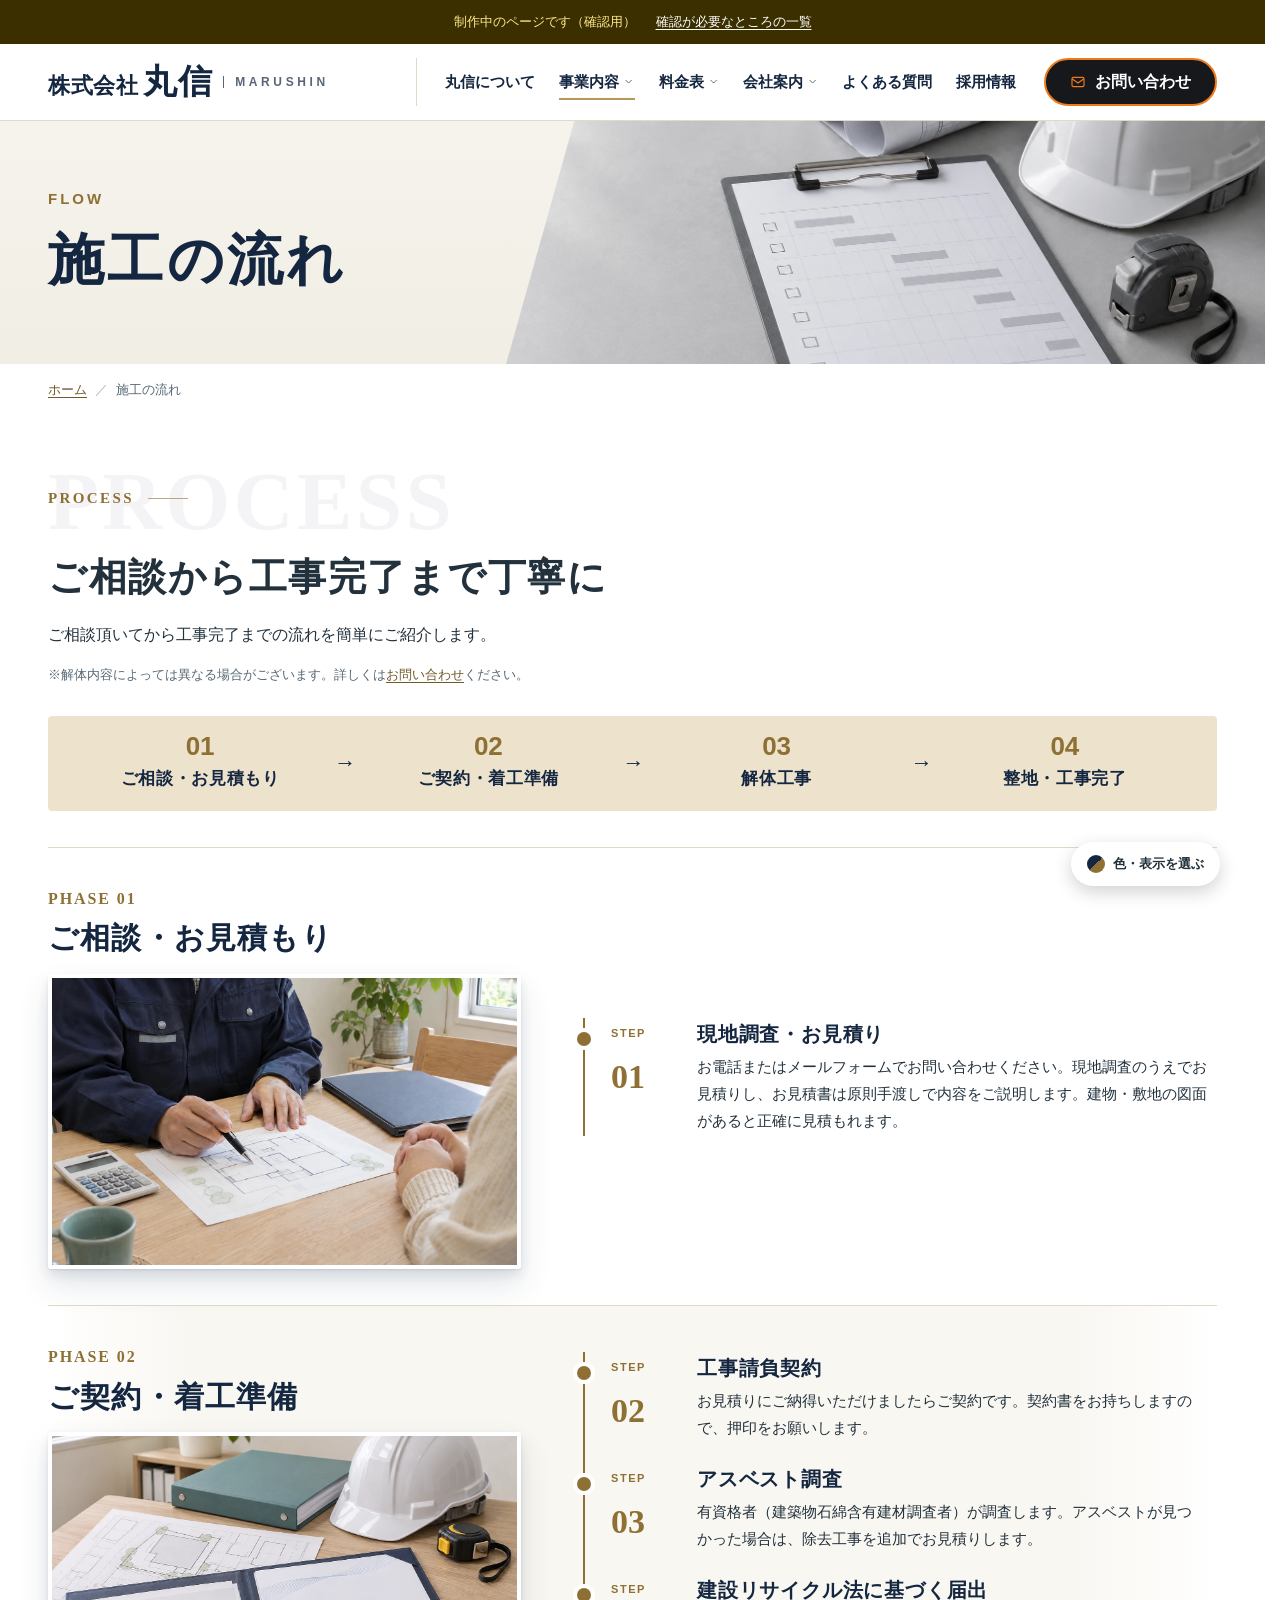
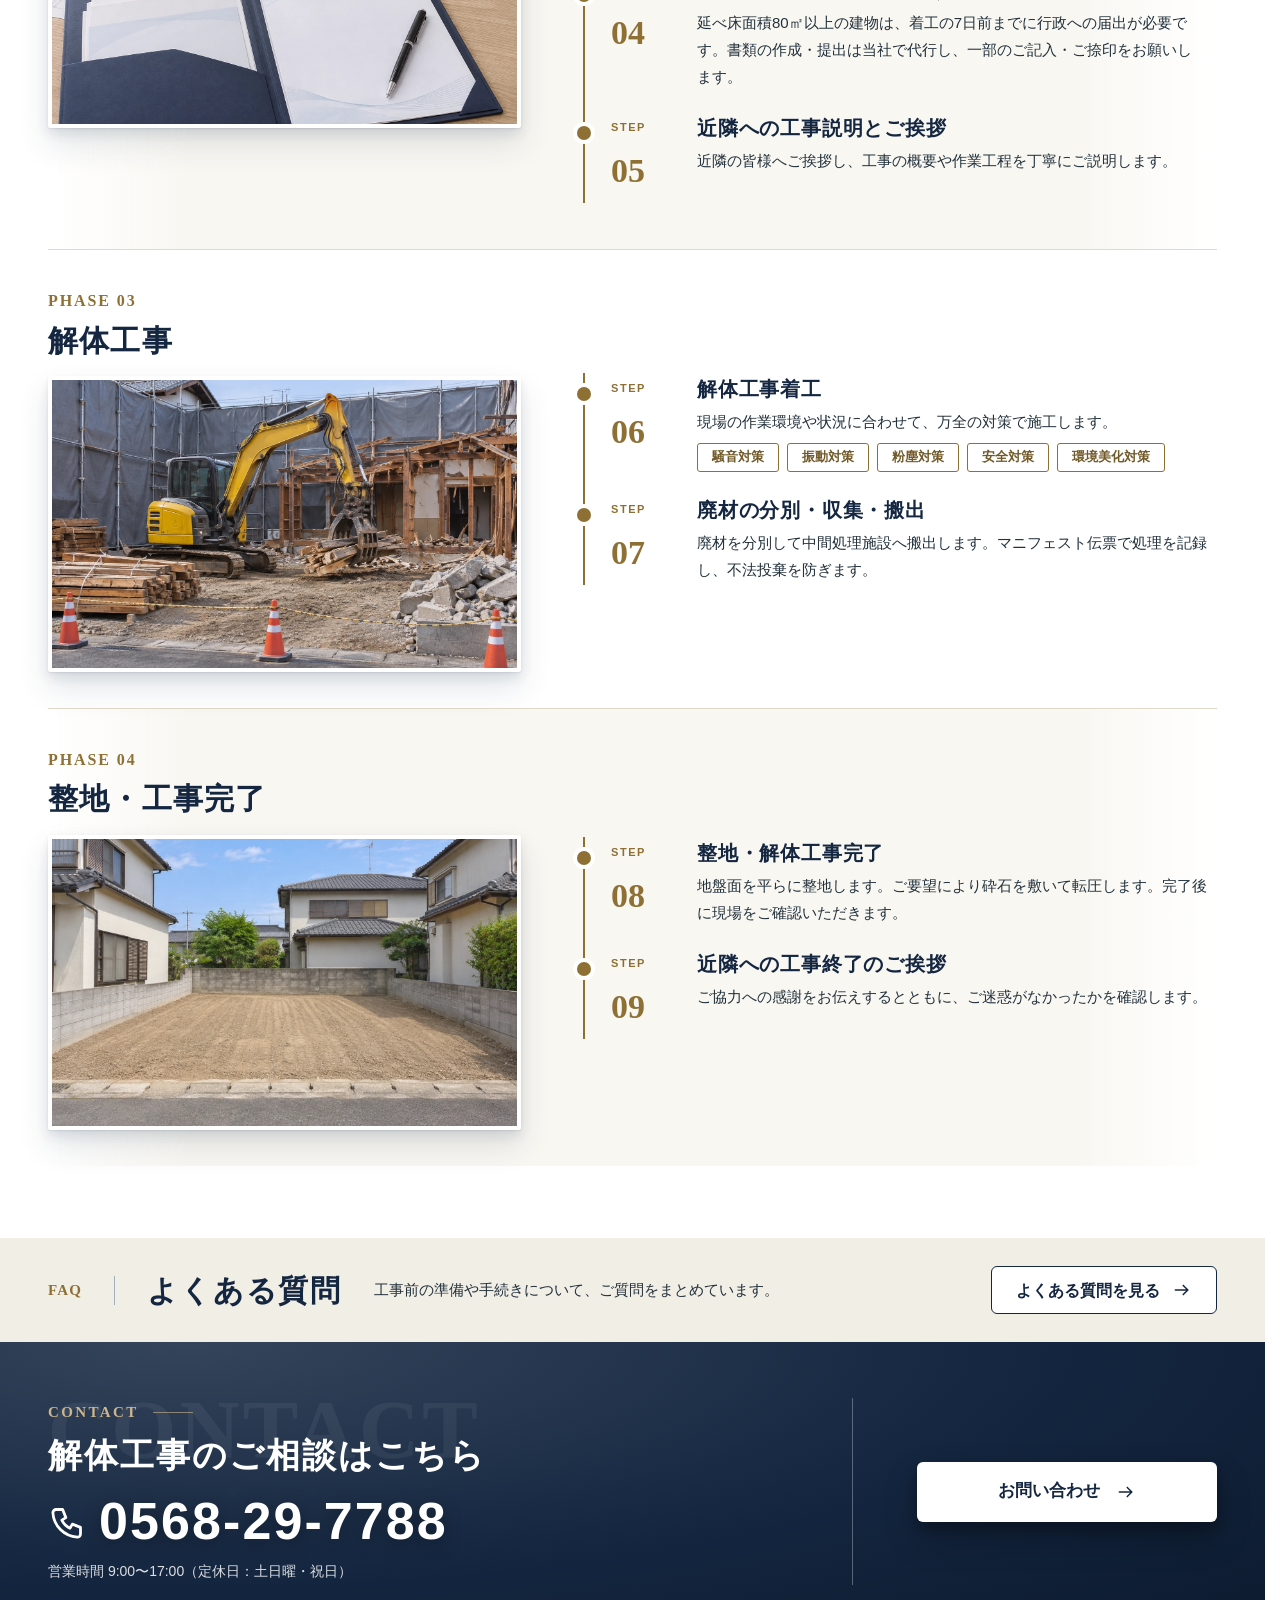
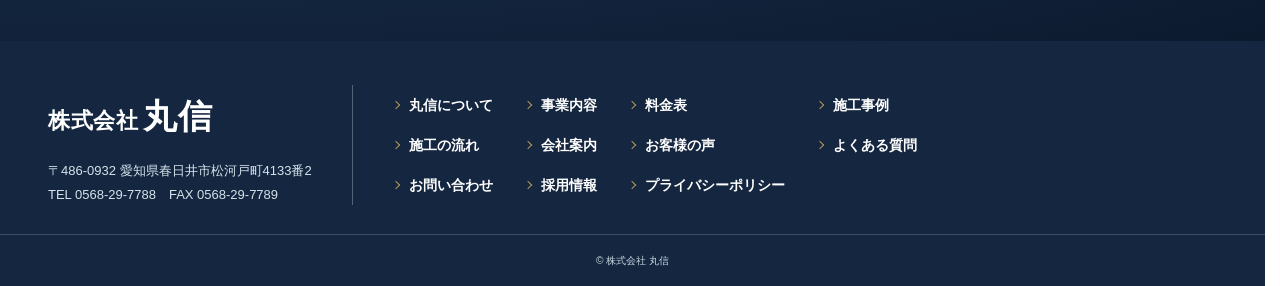
<file: flow.html>
<!doctype html>
<html lang="ja">
<head>
<meta charset="utf-8">
<meta name="viewport" content="width=device-width,initial-scale=1">
<title>施工の流れ｜株式会社 丸信（春日井市・名古屋市の解体工事）</title>
<meta name="description" content="ご相談・お見積もりから、届出、近隣へのご挨拶、解体工事、整地、工事終了のご挨拶までの流れをご説明します。">
<meta name="robots" content="noindex,nofollow">
<meta name="format-detection" content="telephone=no">
<meta property="og:type" content="website">
<meta property="og:site_name" content="株式会社 丸信">
<meta property="og:title" content="施工の流れ｜株式会社 丸信（春日井市・名古屋市の解体工事）">
<meta property="og:description" content="ご相談・お見積もりから、届出、近隣へのご挨拶、解体工事、整地、工事終了のご挨拶までの流れをご説明します。">
<meta property="og:image" content="https://easywebcraft.github.io/marushin-design/images/ogp.jpg?v=da5e6cc7">
<meta name="twitter:card" content="summary_large_image">
<link rel="icon" href="favicon.ico" sizes="32x32">
<link rel="icon" href="images/icon/icon-192.png" type="image/png" sizes="192x192">
<link rel="apple-touch-icon" href="images/icon/apple-touch-icon.png">
<link rel="stylesheet" href="assets/style.css?v=01bc1d18">
<style>:root[data-theme="base"]{--navy:#17354B;--navy-d:#102838;--teal:#38A8B8;--teal-d:#147F8D;--teal-dd:#0E6773;--pale:#E6F1F6;--pale2:#F3F8FB;--line:#D3E0E8;--tint:#D5ECEE;--bg1:#eef5f9;--bg2:#dde9f0;}:root[data-theme="brick"]{--navy:#1E2B3C;--navy-d:#141E2B;--teal:#D0784F;--teal-d:#A9502A;--teal-dd:#8A3E1F;--pale:#F4ECE6;--pale2:#FAF6F2;--line:#E5D8CE;--tint:#F2DCCF;--bg1:#F8F2EE;--bg2:#EBDFD6;}:root[data-theme="orange"]{--navy:#24282D;--navy-d:#17191C;--teal:#F29A2E;--teal-d:#C66A0A;--teal-dd:#A3560A;--pale:#F5F1EA;--pale2:#FAF8F4;--line:#E4DDD2;--tint:#FBE3C4;--bg1:#F9F6F1;--bg2:#ECE5DA;}:root[data-theme="green"]{--navy:#1E3A2F;--navy-d:#142820;--teal:#5E9C6E;--teal-d:#2F7A4A;--teal-dd:#22603A;--pale:#E9F2EC;--pale2:#F4F9F5;--line:#D3E3D8;--tint:#D4EBDC;--bg1:#F0F6F2;--bg2:#DCE9E0;}:root[data-theme="brown"]{--navy:#3A2A1E;--navy-d:#271C13;--teal:#B08A4E;--teal-d:#8C6A33;--teal-dd:#6E5226;--pale:#F3EEE6;--pale2:#FAF7F2;--line:#E3D9CB;--tint:#EADFC9;--bg1:#F7F3EC;--bg2:#E9E0D2;}:root[data-theme="gray"]{--navy:#2B2F33;--navy-d:#1C1F22;--teal:#7A8590;--teal-d:#56616B;--teal-dd:#434C54;--pale:#EEF0F2;--pale2:#F7F8F9;--line:#DADEE2;--tint:#DDE2E7;--bg1:#F3F5F6;--bg2:#E3E7EA;}.tsw{position:fixed;right:60px;bottom:14px;z-index:57;font-size:13px}.tsw-btn{display:flex;align-items:center;gap:8px;min-height:44px;padding:0 16px;border:0;border-radius:999px;background:#fff;color:#22313C;font:inherit;font-weight:700;box-shadow:0 6px 18px rgba(0,0,0,.18);cursor:pointer}.tsw-dot{width:18px;height:18px;border-radius:50%;background:linear-gradient(135deg,var(--navy) 50%,var(--teal-d) 50%)}.tsw-list{position:absolute;right:0;bottom:calc(100% + 8px);width:280px;margin:0;padding:8px;list-style:none;background:#fff;border-radius:10px;box-shadow:0 10px 30px rgba(0,0,0,.2)}.tsw-list[hidden]{display:none}.tsw-list p{margin:4px 8px 6px;color:#566874;font-size:12px}.tsw-list button{display:flex;align-items:center;gap:10px;width:100%;min-height:44px;padding:4px 8px;border:0;border-radius:6px;background:none;color:#22313C;font:inherit;text-align:left;cursor:pointer}.tsw-list button:hover{background:#F3F5F7}.tsw-list button[aria-pressed="true"]{background:#EEF3F6;font-weight:700}.tsw-sw{flex:none;width:34px;height:22px;border-radius:4px;box-shadow:inset 0 0 0 1px rgba(0,0,0,.1)}.tsw-list p.tsw-h{margin:8px 8px 2px;color:#22313C;font-weight:700;font-size:12px}.tsw-bi{flex:none;display:grid;place-items:center;width:34px;height:22px;border-radius:4px;background:#22313C;color:#fff;font-weight:700;font-size:12px}@media (max-width:767px){.tsw{right:36px;bottom:84px}}@media print{.tsw{display:none}}</style>
<script>(function(){var k=null;try{var m=location.search.match(/[?&]color=([a-z]+)/);if(m){k=m[1];localStorage.setItem("mstheme",k)}else{k=localStorage.getItem("mstheme")}}catch(e){}if(k&&['gold', 'base', 'brick', 'orange', 'green', 'brown', 'gray'].indexOf(k)>0)document.documentElement.setAttribute("data-theme",k);var bn=null;try{if(/[?&]banner=open(&|$)/.test(location.search)){bn="open";localStorage.setItem("msbanner",bn)}else if(/[?&]banner=tab(&|$)/.test(location.search)){bn="tab";localStorage.setItem("msbanner",bn)}else{bn=localStorage.getItem("msbanner")}}catch(e){}if(bn==="open")document.documentElement.setAttribute("data-banner","open")})();</script>
</head>
<body>
<svg xmlns="http://www.w3.org/2000/svg" width="0" height="0" style="position:absolute" aria-hidden="true" focusable="false">
<defs>
<symbol id="i-mail" viewBox="0 0 24 24" fill="none" stroke="currentColor" stroke-width="1.7" stroke-linecap="round" stroke-linejoin="round"><rect x="3" y="5" width="18" height="14" rx="2"/><path d="M3.5 7.5l8.5 6 8.5-6"/></symbol>
<symbol id="i-phone" viewBox="0 0 24 24" fill="none" stroke="currentColor" stroke-width="1.7" stroke-linecap="round" stroke-linejoin="round"><path d="M5 4h4l2 5-2.5 1.5a11 11 0 0 0 5 5L15 13l5 2v4a2 2 0 0 1-2 2A16 16 0 0 1 3 6a2 2 0 0 1 2-2z"/></symbol>
<symbol id="i-chev" viewBox="0 0 24 24" fill="none" stroke="currentColor" stroke-width="2" stroke-linecap="round" stroke-linejoin="round"><path d="M9 6l6 6-6 6"/></symbol>
<symbol id="i-chat" viewBox="0 0 24 24" fill="none" stroke="currentColor" stroke-width="1.5" stroke-linecap="round" stroke-linejoin="round"><path d="M4 5h16v11H10l-5 4v-4H4z"/><path d="M8.5 10.5h.01M12 10.5h.01M15.5 10.5h.01"/></symbol>
<symbol id="i-users" viewBox="0 0 24 24" fill="none" stroke="currentColor" stroke-width="1.5" stroke-linecap="round" stroke-linejoin="round"><circle cx="12" cy="8" r="3"/><path d="M6.5 19.5c0-3 2.5-5.5 5.5-5.5s5.5 2.5 5.5 5.5"/><circle cx="5" cy="10" r="2"/><path d="M2 17c0-1.8 1.3-3.2 3-3.4"/><circle cx="19" cy="10" r="2"/><path d="M22 17c0-1.8-1.3-3.2-3-3.4"/></symbol>
<symbol id="i-greet" viewBox="0 0 24 24" fill="none" stroke="currentColor" stroke-width="1.5" stroke-linecap="round" stroke-linejoin="round"><path d="M3 11l9-7 9 7"/><path d="M5 9.5V20h14V9.5"/><path d="M12 17.2l-2.5-2.3a1.8 1.8 0 0 1 2.5-2.6 1.8 1.8 0 0 1 2.5 2.6z"/></symbol>
<symbol id="i-home" viewBox="0 0 24 24" fill="none" stroke="currentColor" stroke-width="1.5" stroke-linecap="round" stroke-linejoin="round"><path d="M3 11l9-7 9 7"/><path d="M5 9.5V20h14V9.5"/><path d="M10 20v-6h4v6"/></symbol>
<symbol id="i-doc" viewBox="0 0 24 24" fill="none" stroke="currentColor" stroke-width="1.5" stroke-linecap="round" stroke-linejoin="round"><path d="M6 3h9l4 4v14H6z"/><path d="M15 3v4h4"/><path d="M9 12h7M9 16h7"/></symbol>
<symbol id="i-pen" viewBox="0 0 24 24" fill="none" stroke="currentColor" stroke-width="1.5" stroke-linecap="round" stroke-linejoin="round"><path d="M4 20l4.5-1L20 7.5 16.5 4 5 15.5z"/><path d="M14 6.5l3.5 3.5"/></symbol>
<symbol id="i-search" viewBox="0 0 24 24" fill="none" stroke="currentColor" stroke-width="1.5" stroke-linecap="round" stroke-linejoin="round"><circle cx="11" cy="11" r="6"/><path d="M16 16l5 5"/></symbol>
<symbol id="i-calc" viewBox="0 0 24 24" fill="none" stroke="currentColor" stroke-width="1.5" stroke-linecap="round" stroke-linejoin="round"><rect x="5" y="3" width="14" height="18" rx="2"/><rect x="8" y="6" width="8" height="3.5" rx=".5"/><path d="M8.5 13h.01M12 13h.01M15.5 13h.01M8.5 16.5h.01M12 16.5h.01M15.5 16.5h.01"/></symbol>
<symbol id="i-clip" viewBox="0 0 24 24" fill="none" stroke="currentColor" stroke-width="1.5" stroke-linecap="round" stroke-linejoin="round"><rect x="5" y="5" width="14" height="16" rx="2"/><rect x="9" y="3" width="6" height="4" rx="1"/><path d="M9 12h6M9 16h6"/></symbol>
<symbol id="i-excavator" viewBox="0 0 24 24" fill="none" stroke="currentColor" stroke-width="1.5" stroke-linecap="round" stroke-linejoin="round"><rect x="2" y="17" width="12" height="4" rx="2"/><path d="M4 17v-6h5.5l2 6"/><path d="M9 11l4.5-7 5.5 4-1.5 5"/><path d="M17.5 13l4 1-1 4h-4z"/></symbol>
<symbol id="i-truck" viewBox="0 0 24 24" fill="none" stroke="currentColor" stroke-width="1.5" stroke-linecap="round" stroke-linejoin="round"><path d="M2 7h11v9H2z"/><path d="M13 10h4l4 3v3h-8z"/><circle cx="6.5" cy="18" r="2"/><circle cx="17" cy="18" r="2"/></symbol>
<symbol id="i-ground" viewBox="0 0 24 24" fill="none" stroke="currentColor" stroke-width="1.5" stroke-linecap="round" stroke-linejoin="round"><circle cx="12" cy="12" r="9"/><path d="M8 12.5l3 3 5-6"/></symbol>
<symbol id="i-pin" viewBox="0 0 24 24" fill="none" stroke="currentColor" stroke-width="1.5" stroke-linecap="round" stroke-linejoin="round"><path d="M12 21s7-6.2 7-11a7 7 0 1 0-14 0c0 4.8 7 11 7 11z"/><circle cx="12" cy="10" r="2.5"/></symbol>
<symbol id="i-ext" viewBox="0 0 24 24" fill="none" stroke="currentColor" stroke-width="1.7" stroke-linecap="round" stroke-linejoin="round"><path d="M14 4h6v6M20 4l-9 9"/><path d="M18 14v5a1 1 0 0 1-1 1H5a1 1 0 0 1-1-1V7a1 1 0 0 1 1-1h5"/></symbol>
</defs>
</svg>
<a class="skip" href="#main">本文へ移動</a>
<div class="draft"><span>制作中のページです（確認用）</span><a href="check.html">確認が必要なところの一覧</a></div>
<header class="hd">
<div class="hd-in">
<a class="logo" href="./" aria-label="株式会社 丸信 ホーム"><span class="logo-s">株式会社</span><span class="logo-l">丸信</span><span class="logo-en" lang="en" aria-hidden="true">MARUSHIN</span></a>
<nav class="gnav" aria-label="メインメニュー"><ul>
<li><a href="about.html">丸信について</a></li><li class="has-sub"><a href="jigyo.html" aria-current="page" aria-haspopup="true">事業内容<svg class="ic gnav-dn" aria-hidden="true" focusable="false"><use href="#i-chev"/></svg></a><ul class="gnav-sub"><li><a href="case.html">施工事例</a></li><li><a href="flow.html">施工の流れ</a></li></ul></li><li class="has-sub"><a href="price.html" aria-haspopup="true">料金表<svg class="ic gnav-dn" aria-hidden="true" focusable="false"><use href="#i-chev"/></svg></a><ul class="gnav-sub"><li><a href="price.html#demolition">解体工事料金</a></li><li><a href="price.html#other">その他料金</a></li></ul></li><li class="has-sub"><a href="outline.html" aria-haspopup="true">会社案内<svg class="ic gnav-dn" aria-hidden="true" focusable="false"><use href="#i-chev"/></svg></a><ul class="gnav-sub"><li><a href="outline.html#ol-prof">会社概要</a></li><li><a href="outline.html#ol-msg">社長あいさつ</a></li><li><a href="outline.html#ol-phil">経営方針</a></li></ul></li><li><a href="faq.html">よくある質問</a></li><li><a href="recruit.html">採用情報</a></li>
</ul></nav>
<a class="btn btn-teal hd-cta" href="contact.html"><svg class="ic" aria-hidden="true" focusable="false"><use href="#i-mail"/></svg>お問い合わせ</a>
<button class="burger" type="button" aria-expanded="false" aria-controls="drawer" aria-label="メニューを開く"><span></span><span></span><span></span></button>
</div>
<nav class="drawer" id="drawer" aria-label="すべてのページ" hidden>
<ul>
<li><a href="about.html">丸信について<svg class="ic" aria-hidden="true" focusable="false"><use href="#i-chev"/></svg></a></li><li><a href="jigyo.html">事業内容<svg class="ic" aria-hidden="true" focusable="false"><use href="#i-chev"/></svg></a></li><li><a href="case.html">施工事例<svg class="ic" aria-hidden="true" focusable="false"><use href="#i-chev"/></svg></a></li><li><a href="flow.html" aria-current="page">施工の流れ<svg class="ic" aria-hidden="true" focusable="false"><use href="#i-chev"/></svg></a></li><li><a href="price.html">料金表<svg class="ic" aria-hidden="true" focusable="false"><use href="#i-chev"/></svg></a></li><li><a href="outline.html">会社案内<svg class="ic" aria-hidden="true" focusable="false"><use href="#i-chev"/></svg></a></li><li><a href="faq.html">よくある質問<svg class="ic" aria-hidden="true" focusable="false"><use href="#i-chev"/></svg></a></li><li><a href="contact.html">お問い合わせ<svg class="ic" aria-hidden="true" focusable="false"><use href="#i-chev"/></svg></a></li><li><a href="recruit.html">採用情報<svg class="ic" aria-hidden="true" focusable="false"><use href="#i-chev"/></svg></a></li>
</ul>
<a class="drawer-tel" href="tel:0568297788"><svg class="ic" aria-hidden="true" focusable="false"><use href="#i-phone"/></svg><span><b>0568-29-7788</b><small>営業時間 9:00〜17:00（定休日：土日曜・祝日）</small></span></a>
<p class="drawer-foot"><a href="./">ホーム</a><a href="policy.html">プライバシーポリシー</a></p>
</nav>
</header>
<main id="main">
<div class="ph ph-au">
<div class="ph-img"><img src="images/ph/flow.jpg" alt="" width="1536" height="1024" style="object-position:62% 55%"></div>
<div class="ph-in"><div class="ph-ttl"><p class="ph-en" lang="en">FLOW</p><h1>施工の流れ</h1></div></div>
</div>
<nav class="bc" aria-label="現在位置"><ol><li><a href="./">ホーム</a></li><li aria-current="page">施工の流れ</li></ol></nav>
<section class="sec fw-sec has-wm" data-wm="PROCESS" aria-labelledby="h-fw">
<div class="wrap">
<p class="cm-en" lang="en">PROCESS</p><p class="t-ttl fw-catch" id="h-fw">ご相談から工事完了まで丁寧に</p>
<p class="fw-lead">ご相談頂いてから工事完了までの流れを簡単にご紹介します。</p>
<p class="fw-small">※解体内容によっては異なる場合がございます。詳しくは<a href="contact.html">お問い合わせ</a>ください。</p>
<ol class="fw-nav"><li><b>01</b><span>ご相談・お見積もり</span></li><li><b>02</b><span>ご契約・着工準備</span></li><li><b>03</b><span>解体工事</span></li><li><b>04</b><span>整地・工事完了</span></li></ol>
<section class="fw-ph" aria-labelledby="h-ph1">
<div class="fw-l"><p class="fw-pn"><span lang="en">PHASE</span> 01</p><h2 class="fw-pt" id="h-ph1">ご相談・お見積もり</h2>
<figure class="au-ph"><img src="images/top/flow-1.jpg" alt="" width="1448" height="1086" loading="lazy" decoding="async"></figure></div>
<ol class="fw-steps"><li><p class="fw-sn"><span lang="en">STEP</span><b>01</b></p><div><h3>現地調査・お見積り</h3><p>お電話またはメールフォームでお問い合わせください。現地調査のうえでお見積りし、お見積書は原則手渡しで内容をご説明します。建物・敷地の図面があると正確に見積もれます。</p></div></li></ol>
</section><section class="fw-ph" aria-labelledby="h-ph2">
<div class="fw-l"><p class="fw-pn"><span lang="en">PHASE</span> 02</p><h2 class="fw-pt" id="h-ph2">ご契約・着工準備</h2>
<figure class="au-ph"><img src="images/top/flow-2.jpg" alt="" width="1448" height="1086" loading="lazy" decoding="async"></figure></div>
<ol class="fw-steps"><li><p class="fw-sn"><span lang="en">STEP</span><b>02</b></p><div><h3>工事請負契約</h3><p>お見積りにご納得いただけましたらご契約です。契約書をお持ちしますので、押印をお願いします。</p></div></li><li><p class="fw-sn"><span lang="en">STEP</span><b>03</b></p><div><h3>アスベスト調査</h3><p>有資格者（建築物石綿含有建材調査者）が調査します。アスベストが見つかった場合は、除去工事を追加でお見積りします。</p></div></li><li><p class="fw-sn"><span lang="en">STEP</span><b>04</b></p><div><h3>建設リサイクル法に基づく届出</h3><p>延べ床面積80㎡以上の建物は、着工の7日前までに行政への届出が必要です。書類の作成・提出は当社で代行し、一部のご記入・ご捺印をお願いします。</p></div></li><li><p class="fw-sn"><span lang="en">STEP</span><b>05</b></p><div><h3>近隣への工事説明とご挨拶</h3><p>近隣の皆様へご挨拶し、工事の概要や作業工程を丁寧にご説明します。</p></div></li></ol>
</section><section class="fw-ph" aria-labelledby="h-ph3">
<div class="fw-l"><p class="fw-pn"><span lang="en">PHASE</span> 03</p><h2 class="fw-pt" id="h-ph3">解体工事</h2>
<figure class="au-ph"><img src="images/top/flow-3.jpg" alt="" width="1448" height="1086" loading="lazy" decoding="async"></figure></div>
<ol class="fw-steps"><li><p class="fw-sn"><span lang="en">STEP</span><b>06</b></p><div><h3>解体工事着工</h3><p>現場の作業環境や状況に合わせて、万全の対策で施工します。</p><span class="fw-tag">騒音対策</span><span class="fw-tag">振動対策</span><span class="fw-tag">粉塵対策</span><span class="fw-tag">安全対策</span><span class="fw-tag">環境美化対策</span></div></li><li><p class="fw-sn"><span lang="en">STEP</span><b>07</b></p><div><h3>廃材の分別・収集・搬出</h3><p>廃材を分別して中間処理施設へ搬出します。マニフェスト伝票で処理を記録し、不法投棄を防ぎます。</p></div></li></ol>
</section><section class="fw-ph" aria-labelledby="h-ph4">
<div class="fw-l"><p class="fw-pn"><span lang="en">PHASE</span> 04</p><h2 class="fw-pt" id="h-ph4">整地・工事完了</h2>
<figure class="au-ph"><img src="images/top/flow-4.jpg" alt="" width="1448" height="1086" loading="lazy" decoding="async"></figure></div>
<ol class="fw-steps"><li><p class="fw-sn"><span lang="en">STEP</span><b>08</b></p><div><h3>整地・解体工事完了</h3><p>地盤面を平らに整地します。ご要望により砕石を敷いて転圧します。完了後に現場をご確認いただきます。</p></div></li><li><p class="fw-sn"><span lang="en">STEP</span><b>09</b></p><div><h3>近隣への工事終了のご挨拶</h3><p>ご協力への感謝をお伝えするとともに、ご迷惑がなかったかを確認します。</p></div></li></ol>
</section>
</div>
</section>

<section class="fw-faq" aria-labelledby="h-flowfaq">
<div class="wrap fw-faq-in">
<p class="fw-faq-en" lang="en">FAQ</p><h2 id="h-flowfaq">よくある質問</h2>
<p>工事前の準備や手続きについて、ご質問をまとめています。</p>
<a class="btn pr-info-btn" href="faq.html">よくある質問を見る<svg class="t-arw" viewBox="0 0 24 24" aria-hidden="true" focusable="false"><path d="M4 12h15M13.5 6.5 19 12l-5.5 5.5" fill="none" stroke="currentColor" stroke-width="1.8" stroke-linecap="round" stroke-linejoin="round"/></svg></a>
</div>
</section>

<section class="ct-band has-wm" data-wm="CONTACT" aria-labelledby="h-contact">
<div class="wrap ct-in">
<div class="ct-l"><p class="cm-en" lang="en">CONTACT</p><h2 class="ct-ttl" id="h-contact">解体工事のご相談はこちら</h2>
<a class="ct-tel" href="tel:0568297788"><svg class="ic" aria-hidden="true" focusable="false"><use href="#i-phone"/></svg><span>0568-29-7788</span></a>
<p class="ct-hours">営業時間 9:00〜17:00（定休日：土日曜・祝日）</p>
</div>
<a class="btn btn-white ct-btn" href="contact.html">お問い合わせ<svg class="t-arw" viewBox="0 0 24 24" aria-hidden="true" focusable="false"><path d="M4 12h15M13.5 6.5 19 12l-5.5 5.5" fill="none" stroke="currentColor" stroke-width="1.8" stroke-linecap="round" stroke-linejoin="round"/></svg></a>
</div>
</section>

</main>
<footer class="ft">
<div class="ft-in">
<div class="ft-brand">
<a class="logo logo-w" href="./" aria-label="株式会社 丸信 ホーム"><span class="logo-s">株式会社</span><span class="logo-l">丸信</span></a>
<address>〒486-0932 愛知県春日井市松河戸町4133番2<br>TEL 0568-29-7788　FAX 0568-29-7789</address>
</div>
<nav class="ft-nav" aria-label="フッターメニュー"><ul>
<li><a href="about.html">丸信について</a></li><li><a href="jigyo.html">事業内容</a></li><li><a href="price.html">料金表</a></li><li><a href="case.html">施工事例</a></li><li><a href="flow.html">施工の流れ</a></li><li><a href="outline.html">会社案内</a></li><li><a href="voice.html">お客様の声</a></li><li><a href="faq.html">よくある質問</a></li><li><a href="contact.html">お問い合わせ</a></li><li><a href="recruit.html">採用情報</a></li><li><a href="policy.html">プライバシーポリシー</a></li>
</ul></nav>
</div>
<p class="copy"><small>&copy; 株式会社 丸信</small></p>
</footer>
<div class="fixbar">
<a class="btn btn-white-line" href="tel:0568297788"><svg class="ic" aria-hidden="true" focusable="false"><use href="#i-phone"/></svg>電話で相談</a>
<a class="btn btn-teal" href="contact.html"><svg class="ic" aria-hidden="true" focusable="false"><use href="#i-mail"/></svg>お問い合わせ</a>
</div>
<div class="tsw" id="tsw"><ul class="tsw-list" hidden><li><p class="tsw-h">色の案</p></li><li><button type="button" data-k="gold" aria-pressed="false"><span class="tsw-sw" style="background:linear-gradient(135deg,#142640 50%,#8E7034 50%)"></span>濃紺×金茶（今の色）</button></li><li><button type="button" data-k="base" aria-pressed="false"><span class="tsw-sw" style="background:linear-gradient(135deg,#17354B 50%,#147F8D 50%)"></span>紺×青緑</button></li><li><button type="button" data-k="brick" aria-pressed="false"><span class="tsw-sw" style="background:linear-gradient(135deg,#1E2B3C 50%,#A9502A 50%)"></span>紺×赤茶</button></li><li><button type="button" data-k="orange" aria-pressed="false"><span class="tsw-sw" style="background:linear-gradient(135deg,#24282D 50%,#C66A0A 50%)"></span>黒×オレンジ</button></li><li><button type="button" data-k="green" aria-pressed="false"><span class="tsw-sw" style="background:linear-gradient(135deg,#1E3A2F 50%,#2F7A4A 50%)"></span>深緑×緑</button></li><li><button type="button" data-k="brown" aria-pressed="false"><span class="tsw-sw" style="background:linear-gradient(135deg,#3A2A1E 50%,#8C6A33 50%)"></span>焦げ茶×黄土</button></li><li><button type="button" data-k="gray" aria-pressed="false"><span class="tsw-sw" style="background:linear-gradient(135deg,#2B2F33 50%,#56616B 50%)"></span>墨×グレー</button></li><li><p class="tsw-h">採用バナーの見せ方</p></li><li><button type="button" data-b="tab" aria-pressed="false"><span class="tsw-bi">A</span>札を押すとバナーが開く（今の形）</button></li><li><button type="button" data-b="open" aria-pressed="false"><span class="tsw-bi">B</span>バナーをいつも出しておく</button></li><li><p>選ぶとすぐにサイト全体が切り替わります。採用バナーはトップページを少し下へ進めると出ます</p></li></ul><button class="tsw-btn" type="button" aria-expanded="false"><span class="tsw-dot"></span>色・表示を選ぶ</button></div>
<script>(function(){var w=document.getElementById("tsw");if(!w)return;var b=w.querySelector(".tsw-btn"),l=w.querySelector(".tsw-list"),r=document.documentElement;var mark=function(){var k=r.getAttribute("data-theme")||"gold",bn=r.getAttribute("data-banner")==="open"?"open":"tab";Array.prototype.forEach.call(l.querySelectorAll("button[data-k]"),function(x){x.setAttribute("aria-pressed",x.getAttribute("data-k")===k?"true":"false")});Array.prototype.forEach.call(l.querySelectorAll("button[data-b]"),function(x){x.setAttribute("aria-pressed",x.getAttribute("data-b")===bn?"true":"false")})};b.addEventListener("click",function(){var o=l.hidden;l.hidden=!o;b.setAttribute("aria-expanded",o?"true":"false")});l.addEventListener("click",function(e){var y=e.target.closest("button[data-b]");if(y){var bn=y.getAttribute("data-b");if(bn==="open")r.setAttribute("data-banner","open");else r.removeAttribute("data-banner");try{localStorage.setItem("msbanner",bn)}catch(e){}if(window.msBannerMode)window.msBannerMode();mark();return}var x=e.target.closest("button[data-k]");if(!x)return;var k=x.getAttribute("data-k");if(k==="gold")r.removeAttribute("data-theme");else r.setAttribute("data-theme",k);try{localStorage.setItem("mstheme",k)}catch(e){}mark()});document.addEventListener("click",function(e){if(!w.contains(e.target)){l.hidden=true;b.setAttribute("aria-expanded","false")}});mark()})();</script>
<script src="assets/main.js?v=01bc1d18" defer></script>
</body>
</html>
</file>
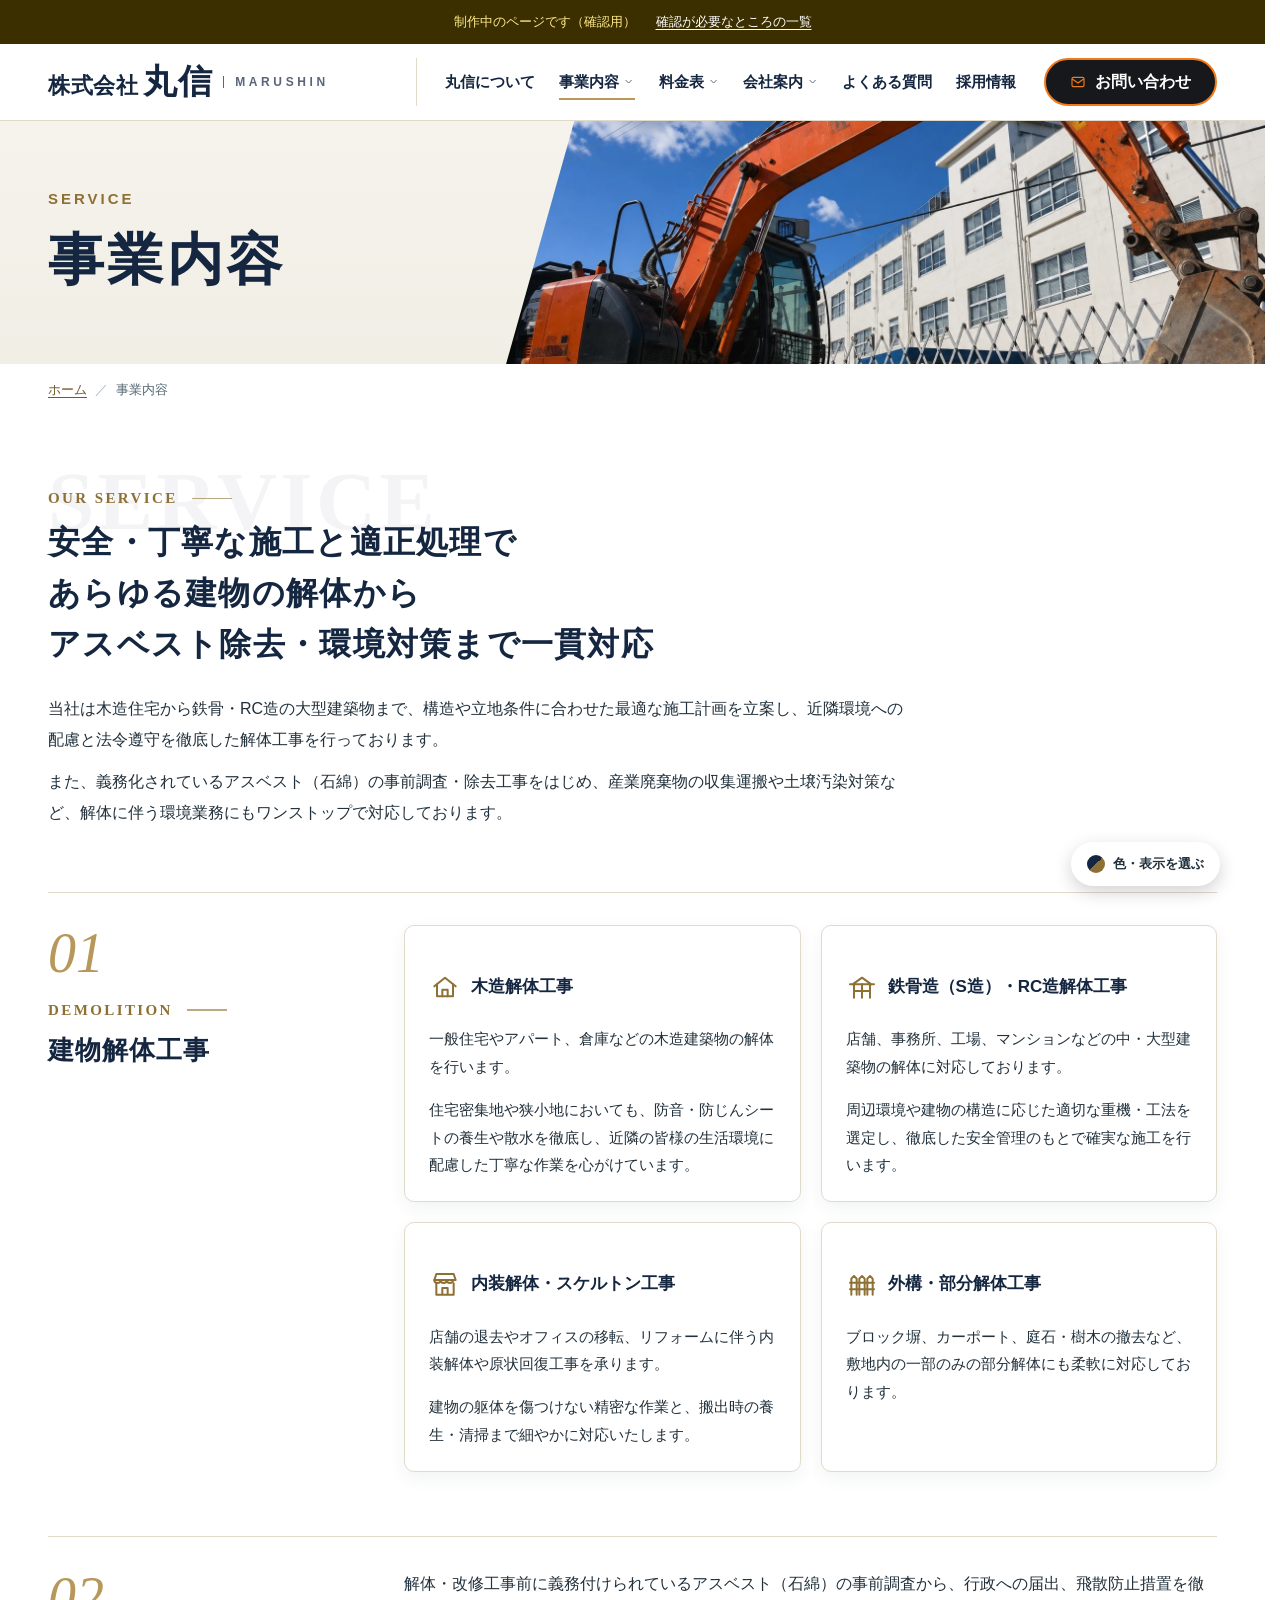
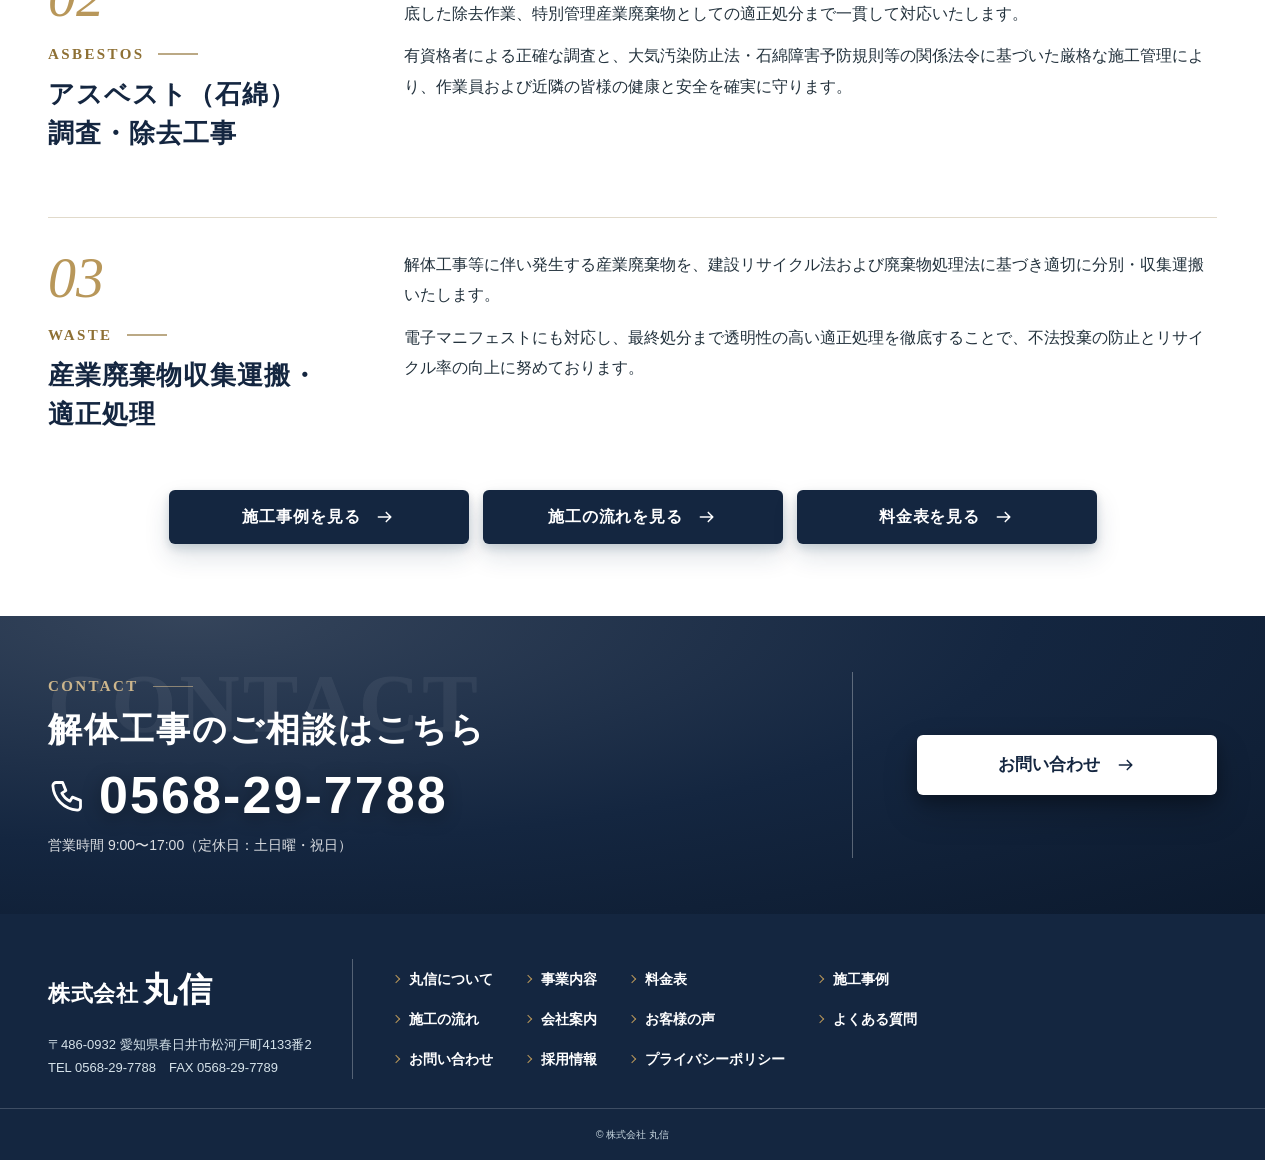
<file: jigyo.html>
<!doctype html>
<html lang="ja">
<head>
<meta charset="utf-8">
<meta name="viewport" content="width=device-width,initial-scale=1">
<title>事業内容｜株式会社 丸信（春日井市・名古屋市の解体工事）</title>
<meta name="description" content="株式会社丸信の事業内容です。木造から鉄骨造・RC造までの建物解体工事、アスベスト（石綿）の調査・除去工事、産業廃棄物の収集運搬・適正処理を行います。">
<meta name="robots" content="noindex,nofollow">
<meta name="format-detection" content="telephone=no">
<meta property="og:type" content="website">
<meta property="og:site_name" content="株式会社 丸信">
<meta property="og:title" content="事業内容｜株式会社 丸信（春日井市・名古屋市の解体工事）">
<meta property="og:description" content="株式会社丸信の事業内容です。木造から鉄骨造・RC造までの建物解体工事、アスベスト（石綿）の調査・除去工事、産業廃棄物の収集運搬・適正処理を行います。">
<meta property="og:image" content="https://easywebcraft.github.io/marushin-design/images/ogp.jpg?v=da5e6cc7">
<meta name="twitter:card" content="summary_large_image">
<link rel="icon" href="favicon.ico" sizes="32x32">
<link rel="icon" href="images/icon/icon-192.png" type="image/png" sizes="192x192">
<link rel="apple-touch-icon" href="images/icon/apple-touch-icon.png">
<link rel="stylesheet" href="assets/style.css?v=01bc1d18">
<style>:root[data-theme="base"]{--navy:#17354B;--navy-d:#102838;--teal:#38A8B8;--teal-d:#147F8D;--teal-dd:#0E6773;--pale:#E6F1F6;--pale2:#F3F8FB;--line:#D3E0E8;--tint:#D5ECEE;--bg1:#eef5f9;--bg2:#dde9f0;}:root[data-theme="brick"]{--navy:#1E2B3C;--navy-d:#141E2B;--teal:#D0784F;--teal-d:#A9502A;--teal-dd:#8A3E1F;--pale:#F4ECE6;--pale2:#FAF6F2;--line:#E5D8CE;--tint:#F2DCCF;--bg1:#F8F2EE;--bg2:#EBDFD6;}:root[data-theme="orange"]{--navy:#24282D;--navy-d:#17191C;--teal:#F29A2E;--teal-d:#C66A0A;--teal-dd:#A3560A;--pale:#F5F1EA;--pale2:#FAF8F4;--line:#E4DDD2;--tint:#FBE3C4;--bg1:#F9F6F1;--bg2:#ECE5DA;}:root[data-theme="green"]{--navy:#1E3A2F;--navy-d:#142820;--teal:#5E9C6E;--teal-d:#2F7A4A;--teal-dd:#22603A;--pale:#E9F2EC;--pale2:#F4F9F5;--line:#D3E3D8;--tint:#D4EBDC;--bg1:#F0F6F2;--bg2:#DCE9E0;}:root[data-theme="brown"]{--navy:#3A2A1E;--navy-d:#271C13;--teal:#B08A4E;--teal-d:#8C6A33;--teal-dd:#6E5226;--pale:#F3EEE6;--pale2:#FAF7F2;--line:#E3D9CB;--tint:#EADFC9;--bg1:#F7F3EC;--bg2:#E9E0D2;}:root[data-theme="gray"]{--navy:#2B2F33;--navy-d:#1C1F22;--teal:#7A8590;--teal-d:#56616B;--teal-dd:#434C54;--pale:#EEF0F2;--pale2:#F7F8F9;--line:#DADEE2;--tint:#DDE2E7;--bg1:#F3F5F6;--bg2:#E3E7EA;}.tsw{position:fixed;right:60px;bottom:14px;z-index:57;font-size:13px}.tsw-btn{display:flex;align-items:center;gap:8px;min-height:44px;padding:0 16px;border:0;border-radius:999px;background:#fff;color:#22313C;font:inherit;font-weight:700;box-shadow:0 6px 18px rgba(0,0,0,.18);cursor:pointer}.tsw-dot{width:18px;height:18px;border-radius:50%;background:linear-gradient(135deg,var(--navy) 50%,var(--teal-d) 50%)}.tsw-list{position:absolute;right:0;bottom:calc(100% + 8px);width:280px;margin:0;padding:8px;list-style:none;background:#fff;border-radius:10px;box-shadow:0 10px 30px rgba(0,0,0,.2)}.tsw-list[hidden]{display:none}.tsw-list p{margin:4px 8px 6px;color:#566874;font-size:12px}.tsw-list button{display:flex;align-items:center;gap:10px;width:100%;min-height:44px;padding:4px 8px;border:0;border-radius:6px;background:none;color:#22313C;font:inherit;text-align:left;cursor:pointer}.tsw-list button:hover{background:#F3F5F7}.tsw-list button[aria-pressed="true"]{background:#EEF3F6;font-weight:700}.tsw-sw{flex:none;width:34px;height:22px;border-radius:4px;box-shadow:inset 0 0 0 1px rgba(0,0,0,.1)}.tsw-list p.tsw-h{margin:8px 8px 2px;color:#22313C;font-weight:700;font-size:12px}.tsw-bi{flex:none;display:grid;place-items:center;width:34px;height:22px;border-radius:4px;background:#22313C;color:#fff;font-weight:700;font-size:12px}@media (max-width:767px){.tsw{right:36px;bottom:84px}}@media print{.tsw{display:none}}</style>
<script>(function(){var k=null;try{var m=location.search.match(/[?&]color=([a-z]+)/);if(m){k=m[1];localStorage.setItem("mstheme",k)}else{k=localStorage.getItem("mstheme")}}catch(e){}if(k&&['gold', 'base', 'brick', 'orange', 'green', 'brown', 'gray'].indexOf(k)>0)document.documentElement.setAttribute("data-theme",k);var bn=null;try{if(/[?&]banner=open(&|$)/.test(location.search)){bn="open";localStorage.setItem("msbanner",bn)}else if(/[?&]banner=tab(&|$)/.test(location.search)){bn="tab";localStorage.setItem("msbanner",bn)}else{bn=localStorage.getItem("msbanner")}}catch(e){}if(bn==="open")document.documentElement.setAttribute("data-banner","open")})();</script>
</head>
<body>
<svg xmlns="http://www.w3.org/2000/svg" width="0" height="0" style="position:absolute" aria-hidden="true" focusable="false">
<defs>
<symbol id="i-mail" viewBox="0 0 24 24" fill="none" stroke="currentColor" stroke-width="1.7" stroke-linecap="round" stroke-linejoin="round"><rect x="3" y="5" width="18" height="14" rx="2"/><path d="M3.5 7.5l8.5 6 8.5-6"/></symbol>
<symbol id="i-phone" viewBox="0 0 24 24" fill="none" stroke="currentColor" stroke-width="1.7" stroke-linecap="round" stroke-linejoin="round"><path d="M5 4h4l2 5-2.5 1.5a11 11 0 0 0 5 5L15 13l5 2v4a2 2 0 0 1-2 2A16 16 0 0 1 3 6a2 2 0 0 1 2-2z"/></symbol>
<symbol id="i-chev" viewBox="0 0 24 24" fill="none" stroke="currentColor" stroke-width="2" stroke-linecap="round" stroke-linejoin="round"><path d="M9 6l6 6-6 6"/></symbol>
<symbol id="i-chat" viewBox="0 0 24 24" fill="none" stroke="currentColor" stroke-width="1.5" stroke-linecap="round" stroke-linejoin="round"><path d="M4 5h16v11H10l-5 4v-4H4z"/><path d="M8.5 10.5h.01M12 10.5h.01M15.5 10.5h.01"/></symbol>
<symbol id="i-users" viewBox="0 0 24 24" fill="none" stroke="currentColor" stroke-width="1.5" stroke-linecap="round" stroke-linejoin="round"><circle cx="12" cy="8" r="3"/><path d="M6.5 19.5c0-3 2.5-5.5 5.5-5.5s5.5 2.5 5.5 5.5"/><circle cx="5" cy="10" r="2"/><path d="M2 17c0-1.8 1.3-3.2 3-3.4"/><circle cx="19" cy="10" r="2"/><path d="M22 17c0-1.8-1.3-3.2-3-3.4"/></symbol>
<symbol id="i-greet" viewBox="0 0 24 24" fill="none" stroke="currentColor" stroke-width="1.5" stroke-linecap="round" stroke-linejoin="round"><path d="M3 11l9-7 9 7"/><path d="M5 9.5V20h14V9.5"/><path d="M12 17.2l-2.5-2.3a1.8 1.8 0 0 1 2.5-2.6 1.8 1.8 0 0 1 2.5 2.6z"/></symbol>
<symbol id="i-home" viewBox="0 0 24 24" fill="none" stroke="currentColor" stroke-width="1.5" stroke-linecap="round" stroke-linejoin="round"><path d="M3 11l9-7 9 7"/><path d="M5 9.5V20h14V9.5"/><path d="M10 20v-6h4v6"/></symbol>
<symbol id="i-doc" viewBox="0 0 24 24" fill="none" stroke="currentColor" stroke-width="1.5" stroke-linecap="round" stroke-linejoin="round"><path d="M6 3h9l4 4v14H6z"/><path d="M15 3v4h4"/><path d="M9 12h7M9 16h7"/></symbol>
<symbol id="i-pen" viewBox="0 0 24 24" fill="none" stroke="currentColor" stroke-width="1.5" stroke-linecap="round" stroke-linejoin="round"><path d="M4 20l4.5-1L20 7.5 16.5 4 5 15.5z"/><path d="M14 6.5l3.5 3.5"/></symbol>
<symbol id="i-search" viewBox="0 0 24 24" fill="none" stroke="currentColor" stroke-width="1.5" stroke-linecap="round" stroke-linejoin="round"><circle cx="11" cy="11" r="6"/><path d="M16 16l5 5"/></symbol>
<symbol id="i-calc" viewBox="0 0 24 24" fill="none" stroke="currentColor" stroke-width="1.5" stroke-linecap="round" stroke-linejoin="round"><rect x="5" y="3" width="14" height="18" rx="2"/><rect x="8" y="6" width="8" height="3.5" rx=".5"/><path d="M8.5 13h.01M12 13h.01M15.5 13h.01M8.5 16.5h.01M12 16.5h.01M15.5 16.5h.01"/></symbol>
<symbol id="i-clip" viewBox="0 0 24 24" fill="none" stroke="currentColor" stroke-width="1.5" stroke-linecap="round" stroke-linejoin="round"><rect x="5" y="5" width="14" height="16" rx="2"/><rect x="9" y="3" width="6" height="4" rx="1"/><path d="M9 12h6M9 16h6"/></symbol>
<symbol id="i-excavator" viewBox="0 0 24 24" fill="none" stroke="currentColor" stroke-width="1.5" stroke-linecap="round" stroke-linejoin="round"><rect x="2" y="17" width="12" height="4" rx="2"/><path d="M4 17v-6h5.5l2 6"/><path d="M9 11l4.5-7 5.5 4-1.5 5"/><path d="M17.5 13l4 1-1 4h-4z"/></symbol>
<symbol id="i-truck" viewBox="0 0 24 24" fill="none" stroke="currentColor" stroke-width="1.5" stroke-linecap="round" stroke-linejoin="round"><path d="M2 7h11v9H2z"/><path d="M13 10h4l4 3v3h-8z"/><circle cx="6.5" cy="18" r="2"/><circle cx="17" cy="18" r="2"/></symbol>
<symbol id="i-ground" viewBox="0 0 24 24" fill="none" stroke="currentColor" stroke-width="1.5" stroke-linecap="round" stroke-linejoin="round"><circle cx="12" cy="12" r="9"/><path d="M8 12.5l3 3 5-6"/></symbol>
<symbol id="i-pin" viewBox="0 0 24 24" fill="none" stroke="currentColor" stroke-width="1.5" stroke-linecap="round" stroke-linejoin="round"><path d="M12 21s7-6.2 7-11a7 7 0 1 0-14 0c0 4.8 7 11 7 11z"/><circle cx="12" cy="10" r="2.5"/></symbol>
<symbol id="i-ext" viewBox="0 0 24 24" fill="none" stroke="currentColor" stroke-width="1.7" stroke-linecap="round" stroke-linejoin="round"><path d="M14 4h6v6M20 4l-9 9"/><path d="M18 14v5a1 1 0 0 1-1 1H5a1 1 0 0 1-1-1V7a1 1 0 0 1 1-1h5"/></symbol>
</defs>
</svg>
<a class="skip" href="#main">本文へ移動</a>
<div class="draft"><span>制作中のページです（確認用）</span><a href="check.html">確認が必要なところの一覧</a></div>
<header class="hd">
<div class="hd-in">
<a class="logo" href="./" aria-label="株式会社 丸信 ホーム"><span class="logo-s">株式会社</span><span class="logo-l">丸信</span><span class="logo-en" lang="en" aria-hidden="true">MARUSHIN</span></a>
<nav class="gnav" aria-label="メインメニュー"><ul>
<li><a href="about.html">丸信について</a></li><li class="has-sub"><a href="jigyo.html" aria-current="page" aria-haspopup="true">事業内容<svg class="ic gnav-dn" aria-hidden="true" focusable="false"><use href="#i-chev"/></svg></a><ul class="gnav-sub"><li><a href="case.html">施工事例</a></li><li><a href="flow.html">施工の流れ</a></li></ul></li><li class="has-sub"><a href="price.html" aria-haspopup="true">料金表<svg class="ic gnav-dn" aria-hidden="true" focusable="false"><use href="#i-chev"/></svg></a><ul class="gnav-sub"><li><a href="price.html#demolition">解体工事料金</a></li><li><a href="price.html#other">その他料金</a></li></ul></li><li class="has-sub"><a href="outline.html" aria-haspopup="true">会社案内<svg class="ic gnav-dn" aria-hidden="true" focusable="false"><use href="#i-chev"/></svg></a><ul class="gnav-sub"><li><a href="outline.html#ol-prof">会社概要</a></li><li><a href="outline.html#ol-msg">社長あいさつ</a></li><li><a href="outline.html#ol-phil">経営方針</a></li></ul></li><li><a href="faq.html">よくある質問</a></li><li><a href="recruit.html">採用情報</a></li>
</ul></nav>
<a class="btn btn-teal hd-cta" href="contact.html"><svg class="ic" aria-hidden="true" focusable="false"><use href="#i-mail"/></svg>お問い合わせ</a>
<button class="burger" type="button" aria-expanded="false" aria-controls="drawer" aria-label="メニューを開く"><span></span><span></span><span></span></button>
</div>
<nav class="drawer" id="drawer" aria-label="すべてのページ" hidden>
<ul>
<li><a href="about.html">丸信について<svg class="ic" aria-hidden="true" focusable="false"><use href="#i-chev"/></svg></a></li><li><a href="jigyo.html" aria-current="page">事業内容<svg class="ic" aria-hidden="true" focusable="false"><use href="#i-chev"/></svg></a></li><li><a href="case.html">施工事例<svg class="ic" aria-hidden="true" focusable="false"><use href="#i-chev"/></svg></a></li><li><a href="flow.html">施工の流れ<svg class="ic" aria-hidden="true" focusable="false"><use href="#i-chev"/></svg></a></li><li><a href="price.html">料金表<svg class="ic" aria-hidden="true" focusable="false"><use href="#i-chev"/></svg></a></li><li><a href="outline.html">会社案内<svg class="ic" aria-hidden="true" focusable="false"><use href="#i-chev"/></svg></a></li><li><a href="faq.html">よくある質問<svg class="ic" aria-hidden="true" focusable="false"><use href="#i-chev"/></svg></a></li><li><a href="contact.html">お問い合わせ<svg class="ic" aria-hidden="true" focusable="false"><use href="#i-chev"/></svg></a></li><li><a href="recruit.html">採用情報<svg class="ic" aria-hidden="true" focusable="false"><use href="#i-chev"/></svg></a></li>
</ul>
<a class="drawer-tel" href="tel:0568297788"><svg class="ic" aria-hidden="true" focusable="false"><use href="#i-phone"/></svg><span><b>0568-29-7788</b><small>営業時間 9:00〜17:00（定休日：土日曜・祝日）</small></span></a>
<p class="drawer-foot"><a href="./">ホーム</a><a href="policy.html">プライバシーポリシー</a></p>
</nav>
</header>
<main id="main">
<div class="ph ph-au">
<div class="ph-img"><img src="images/top/fv-1.jpg" alt="" width="1536" height="1024" style="object-position:62% 50%"></div>
<div class="ph-in"><div class="ph-ttl"><p class="ph-en" lang="en">SERVICE</p><h1>事業内容</h1></div></div>
</div>
<nav class="bc" aria-label="現在位置"><ol><li><a href="./">ホーム</a></li><li aria-current="page">事業内容</li></ol></nav>
<section class="sec jg-intro has-wm" data-wm="SERVICE" aria-labelledby="h-jg">
<div class="wrap">
<p class="cm-en" lang="en">OUR SERVICE</p>
<h2 class="t-ttl jg-catch" id="h-jg">安全・丁寧な施工と適正処理で<br>あらゆる建物の解体から<br>アスベスト除去・環境対策まで一貫対応</h2>
<div class="jg-lead"><p>当社は木造住宅から鉄骨・RC造の大型建築物まで、構造や立地条件に合わせた最適な施工計画を立案し、近隣環境への配慮と法令遵守を徹底した解体工事を行っております。</p>
<p>また、義務化されているアスベスト（石綿）の事前調査・除去工事をはじめ、産業廃棄物の収集運搬や土壌汚染対策など、解体に伴う環境業務にもワンストップで対応しております。</p></div>
<section class="jg-biz" aria-labelledby="h-jg01">
<div class="jg-biz-h"><p class="jg-no" lang="en">01</p><p class="cm-en" lang="en">DEMOLITION</p><h3 class="jg-ttl" id="h-jg01">建物解体工事</h3></div>
<div class="jg-biz-b"><ul class="jg-sub"><li><h4><svg viewBox="0 0 24 24" fill="none" stroke="currentColor" stroke-width="1.5" stroke-linecap="round" stroke-linejoin="round" aria-hidden="true"><path d="M4 11.5 12 5l8 6.5"/><path d="M6 10v9h12v-9"/><path d="M10 19v-5h4v5"/></svg>木造解体工事</h4><p>一般住宅やアパート、倉庫などの木造建築物の解体を行います。</p><p>住宅密集地や狭小地においても、防音・防じんシートの養生や散水を徹底し、近隣の皆様の生活環境に配慮した丁寧な作業を心がけています。</p></li><li><h4><svg viewBox="0 0 24 24" fill="none" stroke="currentColor" stroke-width="1.5" stroke-linecap="round" stroke-linejoin="round" aria-hidden="true"><path d="M3 10h18M5 10l7-5 7 5"/><path d="M6 10v10M18 10v10M12 10v10M6 15h12"/></svg>鉄骨造（S造）・RC造解体工事</h4><p>店舗、事務所、工場、マンションなどの中・大型建築物の解体に対応しております。</p><p>周辺環境や建物の構造に応じた適切な重機・工法を選定し、徹底した安全管理のもとで確実な施工を行います。</p></li><li><h4><svg viewBox="0 0 24 24" fill="none" stroke="currentColor" stroke-width="1.5" stroke-linecap="round" stroke-linejoin="round" aria-hidden="true"><path d="M4 9h16l-1.5-4.5h-13z"/><path d="M4 9c0 1.4 1 2.3 2.3 2.3S8.7 10.4 8.7 9c0 1.4 1 2.3 2.3 2.3S13.3 10.4 13.3 9c0 1.4 1 2.3 2.3 2.3S18 10.4 18 9"/><path d="M5.5 11.5V20h13v-8.5M10 20v-5h4v5"/></svg>内装解体・スケルトン工事</h4><p>店舗の退去やオフィスの移転、リフォームに伴う内装解体や原状回復工事を承ります。</p><p>建物の躯体を傷つけない精密な作業と、搬出時の養生・清掃まで細やかに対応いたします。</p></li><li><h4><svg viewBox="0 0 24 24" fill="none" stroke="currentColor" stroke-width="1.5" stroke-linecap="round" stroke-linejoin="round" aria-hidden="true"><path d="M4 20V8l2-2 2 2v12M10 20V8l2-2 2 2v12M16 20V8l2-2 2 2v12"/><path d="M3 11h18M3 16h18"/></svg>外構・部分解体工事</h4><p>ブロック塀、カーポート、庭石・樹木の撤去など、敷地内の一部のみの部分解体にも柔軟に対応しております。</p></li></ul></div>
</section><section class="jg-biz" aria-labelledby="h-jg02">
<div class="jg-biz-h"><p class="jg-no" lang="en">02</p><p class="cm-en" lang="en">ASBESTOS</p><h3 class="jg-ttl" id="h-jg02">アスベスト（石綿）調査・除去工事</h3></div>
<div class="jg-biz-b"><p>解体・改修工事前に義務付けられているアスベスト（石綿）の事前調査から、行政への届出、飛散防止措置を徹底した除去作業、特別管理産業廃棄物としての適正処分まで一貫して対応いたします。</p><p>有資格者による正確な調査と、大気汚染防止法・石綿障害予防規則等の関係法令に基づいた厳格な施工管理により、作業員および近隣の皆様の健康と安全を確実に守ります。</p></div>
</section><section class="jg-biz" aria-labelledby="h-jg03">
<div class="jg-biz-h"><p class="jg-no" lang="en">03</p><p class="cm-en" lang="en">WASTE</p><h3 class="jg-ttl" id="h-jg03">産業廃棄物収集運搬・適正処理</h3></div>
<div class="jg-biz-b"><p>解体工事等に伴い発生する産業廃棄物を、建設リサイクル法および廃棄物処理法に基づき適切に分別・収集運搬いたします。</p><p>電子マニフェストにも対応し、最終処分まで透明性の高い適正処理を徹底することで、不法投棄の防止とリサイクル率の向上に努めております。</p></div>
</section>
<div class="jg-more"><a class="btn btn-navy cm-btn" href="case.html">施工事例を見る<svg class="t-arw" viewBox="0 0 24 24" aria-hidden="true" focusable="false"><path d="M4 12h15M13.5 6.5 19 12l-5.5 5.5" fill="none" stroke="currentColor" stroke-width="1.8" stroke-linecap="round" stroke-linejoin="round"/></svg></a><a class="btn btn-navy cm-btn" href="flow.html">施工の流れを見る<svg class="t-arw" viewBox="0 0 24 24" aria-hidden="true" focusable="false"><path d="M4 12h15M13.5 6.5 19 12l-5.5 5.5" fill="none" stroke="currentColor" stroke-width="1.8" stroke-linecap="round" stroke-linejoin="round"/></svg></a><a class="btn btn-navy cm-btn" href="price.html">料金表を見る<svg class="t-arw" viewBox="0 0 24 24" aria-hidden="true" focusable="false"><path d="M4 12h15M13.5 6.5 19 12l-5.5 5.5" fill="none" stroke="currentColor" stroke-width="1.8" stroke-linecap="round" stroke-linejoin="round"/></svg></a></div>
</div>
</section>

<section class="ct-band has-wm" data-wm="CONTACT" aria-labelledby="h-contact">
<div class="wrap ct-in">
<div class="ct-l"><p class="cm-en" lang="en">CONTACT</p><h2 class="ct-ttl" id="h-contact">解体工事のご相談はこちら</h2>
<a class="ct-tel" href="tel:0568297788"><svg class="ic" aria-hidden="true" focusable="false"><use href="#i-phone"/></svg><span>0568-29-7788</span></a>
<p class="ct-hours">営業時間 9:00〜17:00（定休日：土日曜・祝日）</p>
</div>
<a class="btn btn-white ct-btn" href="contact.html">お問い合わせ<svg class="t-arw" viewBox="0 0 24 24" aria-hidden="true" focusable="false"><path d="M4 12h15M13.5 6.5 19 12l-5.5 5.5" fill="none" stroke="currentColor" stroke-width="1.8" stroke-linecap="round" stroke-linejoin="round"/></svg></a>
</div>
</section>

</main>
<footer class="ft">
<div class="ft-in">
<div class="ft-brand">
<a class="logo logo-w" href="./" aria-label="株式会社 丸信 ホーム"><span class="logo-s">株式会社</span><span class="logo-l">丸信</span></a>
<address>〒486-0932 愛知県春日井市松河戸町4133番2<br>TEL 0568-29-7788　FAX 0568-29-7789</address>
</div>
<nav class="ft-nav" aria-label="フッターメニュー"><ul>
<li><a href="about.html">丸信について</a></li><li><a href="jigyo.html">事業内容</a></li><li><a href="price.html">料金表</a></li><li><a href="case.html">施工事例</a></li><li><a href="flow.html">施工の流れ</a></li><li><a href="outline.html">会社案内</a></li><li><a href="voice.html">お客様の声</a></li><li><a href="faq.html">よくある質問</a></li><li><a href="contact.html">お問い合わせ</a></li><li><a href="recruit.html">採用情報</a></li><li><a href="policy.html">プライバシーポリシー</a></li>
</ul></nav>
</div>
<p class="copy"><small>&copy; 株式会社 丸信</small></p>
</footer>
<div class="fixbar">
<a class="btn btn-white-line" href="tel:0568297788"><svg class="ic" aria-hidden="true" focusable="false"><use href="#i-phone"/></svg>電話で相談</a>
<a class="btn btn-teal" href="contact.html"><svg class="ic" aria-hidden="true" focusable="false"><use href="#i-mail"/></svg>お問い合わせ</a>
</div>
<div class="tsw" id="tsw"><ul class="tsw-list" hidden><li><p class="tsw-h">色の案</p></li><li><button type="button" data-k="gold" aria-pressed="false"><span class="tsw-sw" style="background:linear-gradient(135deg,#142640 50%,#8E7034 50%)"></span>濃紺×金茶（今の色）</button></li><li><button type="button" data-k="base" aria-pressed="false"><span class="tsw-sw" style="background:linear-gradient(135deg,#17354B 50%,#147F8D 50%)"></span>紺×青緑</button></li><li><button type="button" data-k="brick" aria-pressed="false"><span class="tsw-sw" style="background:linear-gradient(135deg,#1E2B3C 50%,#A9502A 50%)"></span>紺×赤茶</button></li><li><button type="button" data-k="orange" aria-pressed="false"><span class="tsw-sw" style="background:linear-gradient(135deg,#24282D 50%,#C66A0A 50%)"></span>黒×オレンジ</button></li><li><button type="button" data-k="green" aria-pressed="false"><span class="tsw-sw" style="background:linear-gradient(135deg,#1E3A2F 50%,#2F7A4A 50%)"></span>深緑×緑</button></li><li><button type="button" data-k="brown" aria-pressed="false"><span class="tsw-sw" style="background:linear-gradient(135deg,#3A2A1E 50%,#8C6A33 50%)"></span>焦げ茶×黄土</button></li><li><button type="button" data-k="gray" aria-pressed="false"><span class="tsw-sw" style="background:linear-gradient(135deg,#2B2F33 50%,#56616B 50%)"></span>墨×グレー</button></li><li><p class="tsw-h">採用バナーの見せ方</p></li><li><button type="button" data-b="tab" aria-pressed="false"><span class="tsw-bi">A</span>札を押すとバナーが開く（今の形）</button></li><li><button type="button" data-b="open" aria-pressed="false"><span class="tsw-bi">B</span>バナーをいつも出しておく</button></li><li><p>選ぶとすぐにサイト全体が切り替わります。採用バナーはトップページを少し下へ進めると出ます</p></li></ul><button class="tsw-btn" type="button" aria-expanded="false"><span class="tsw-dot"></span>色・表示を選ぶ</button></div>
<script>(function(){var w=document.getElementById("tsw");if(!w)return;var b=w.querySelector(".tsw-btn"),l=w.querySelector(".tsw-list"),r=document.documentElement;var mark=function(){var k=r.getAttribute("data-theme")||"gold",bn=r.getAttribute("data-banner")==="open"?"open":"tab";Array.prototype.forEach.call(l.querySelectorAll("button[data-k]"),function(x){x.setAttribute("aria-pressed",x.getAttribute("data-k")===k?"true":"false")});Array.prototype.forEach.call(l.querySelectorAll("button[data-b]"),function(x){x.setAttribute("aria-pressed",x.getAttribute("data-b")===bn?"true":"false")})};b.addEventListener("click",function(){var o=l.hidden;l.hidden=!o;b.setAttribute("aria-expanded",o?"true":"false")});l.addEventListener("click",function(e){var y=e.target.closest("button[data-b]");if(y){var bn=y.getAttribute("data-b");if(bn==="open")r.setAttribute("data-banner","open");else r.removeAttribute("data-banner");try{localStorage.setItem("msbanner",bn)}catch(e){}if(window.msBannerMode)window.msBannerMode();mark();return}var x=e.target.closest("button[data-k]");if(!x)return;var k=x.getAttribute("data-k");if(k==="gold")r.removeAttribute("data-theme");else r.setAttribute("data-theme",k);try{localStorage.setItem("mstheme",k)}catch(e){}mark()});document.addEventListener("click",function(e){if(!w.contains(e.target)){l.hidden=true;b.setAttribute("aria-expanded","false")}});mark()})();</script>
<script src="assets/main.js?v=01bc1d18" defer></script>
</body>
</html>
</file>
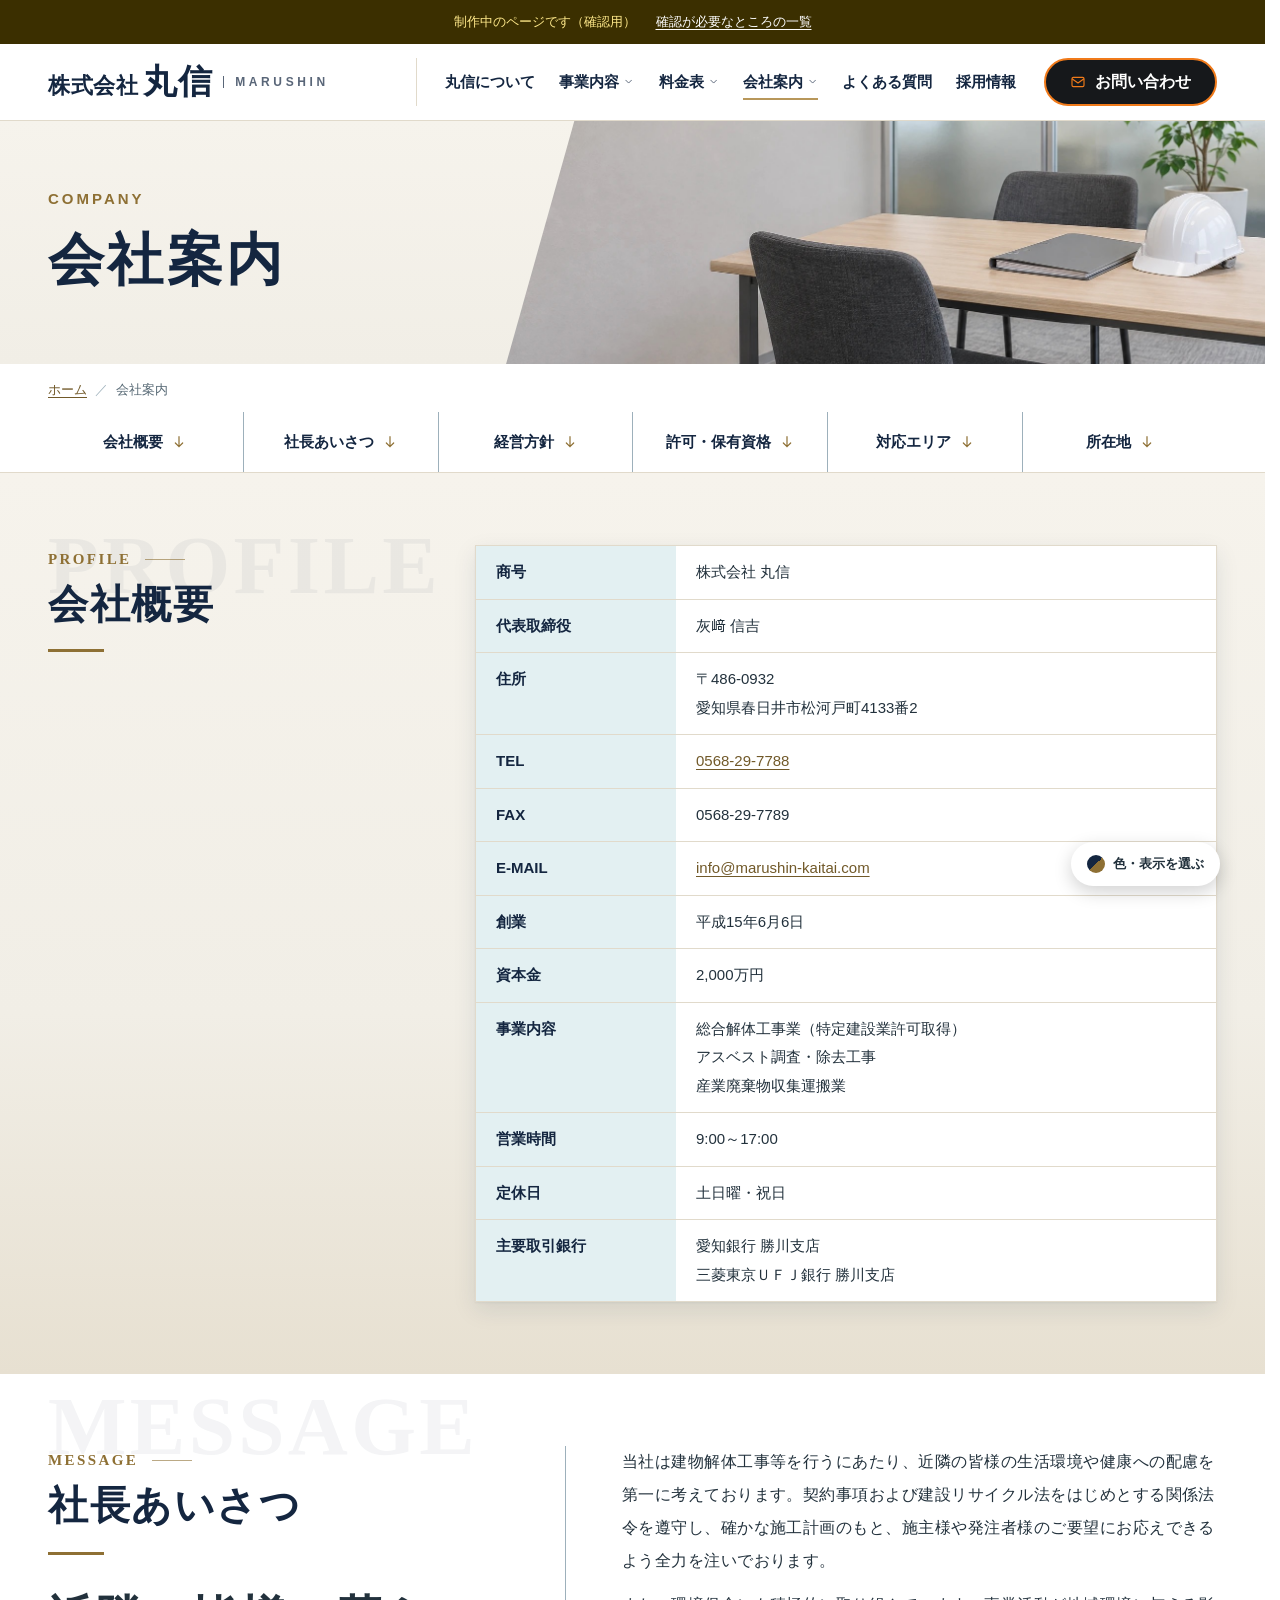
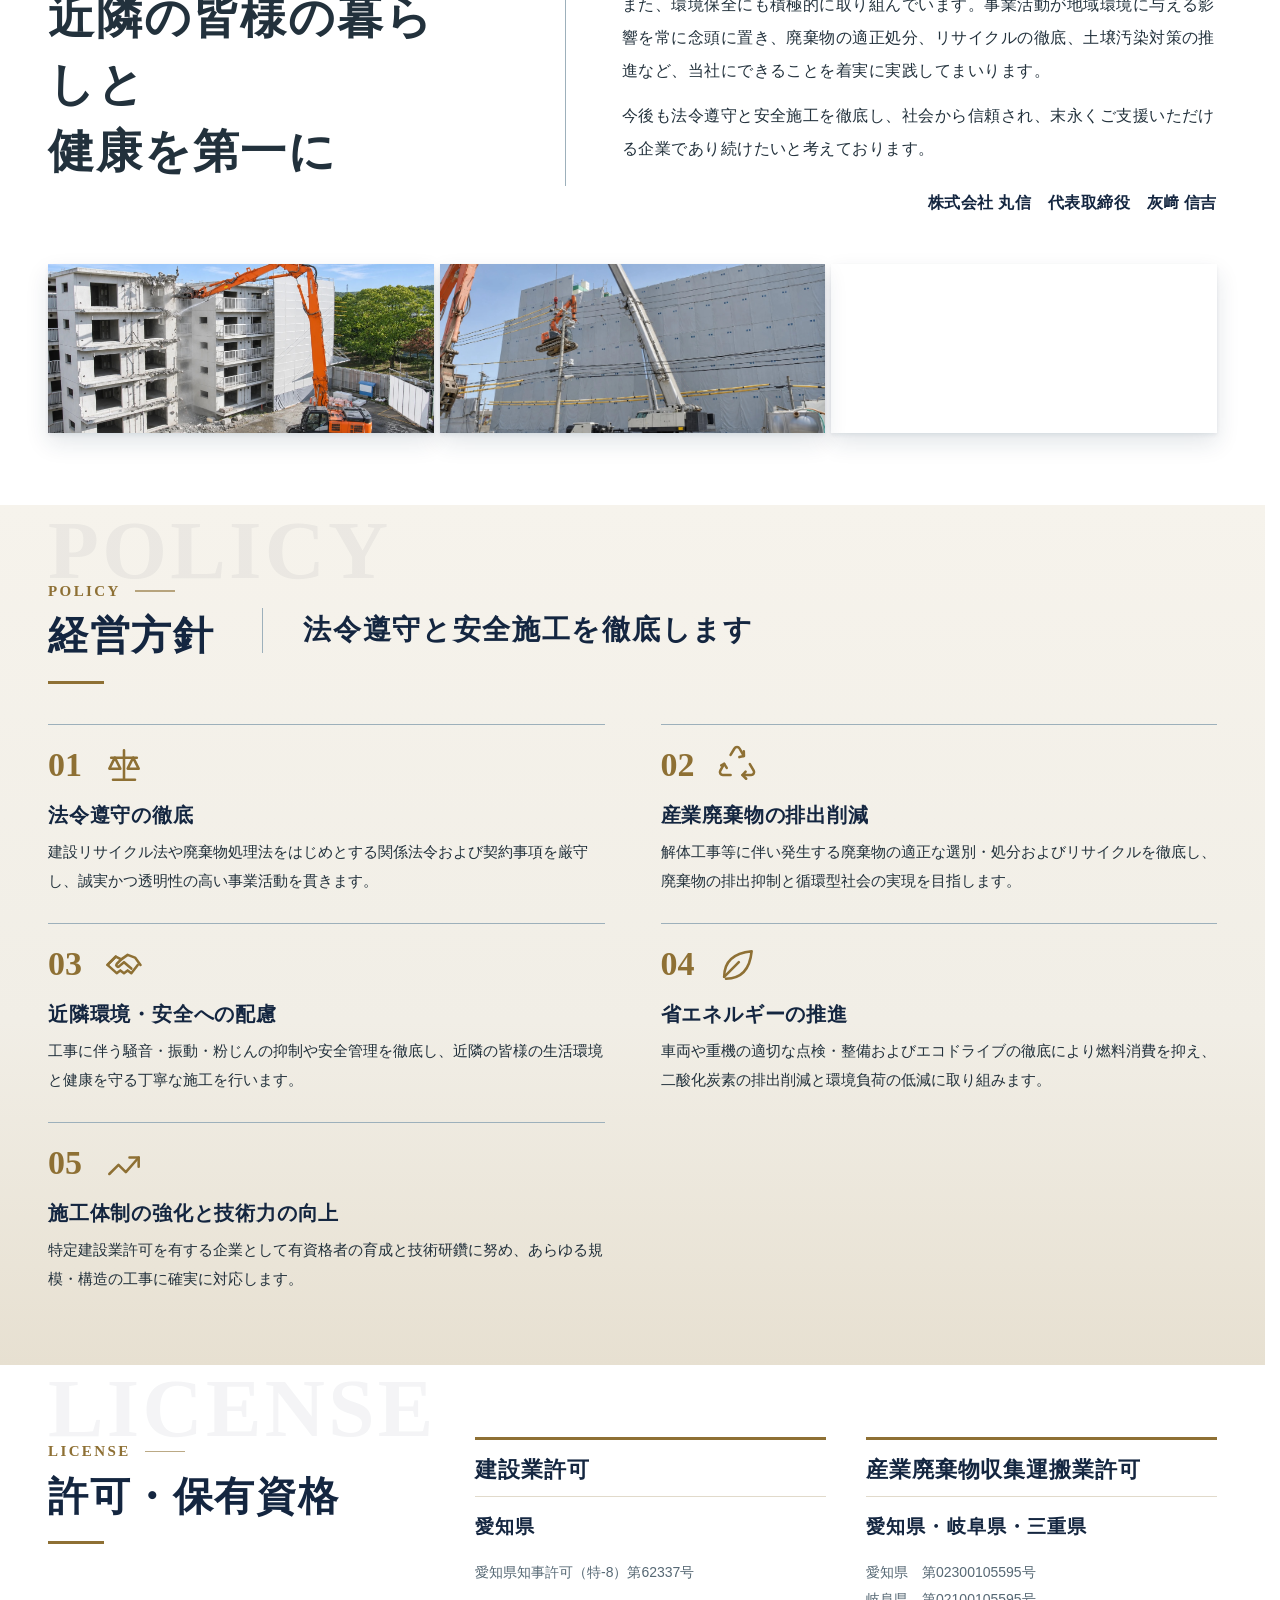
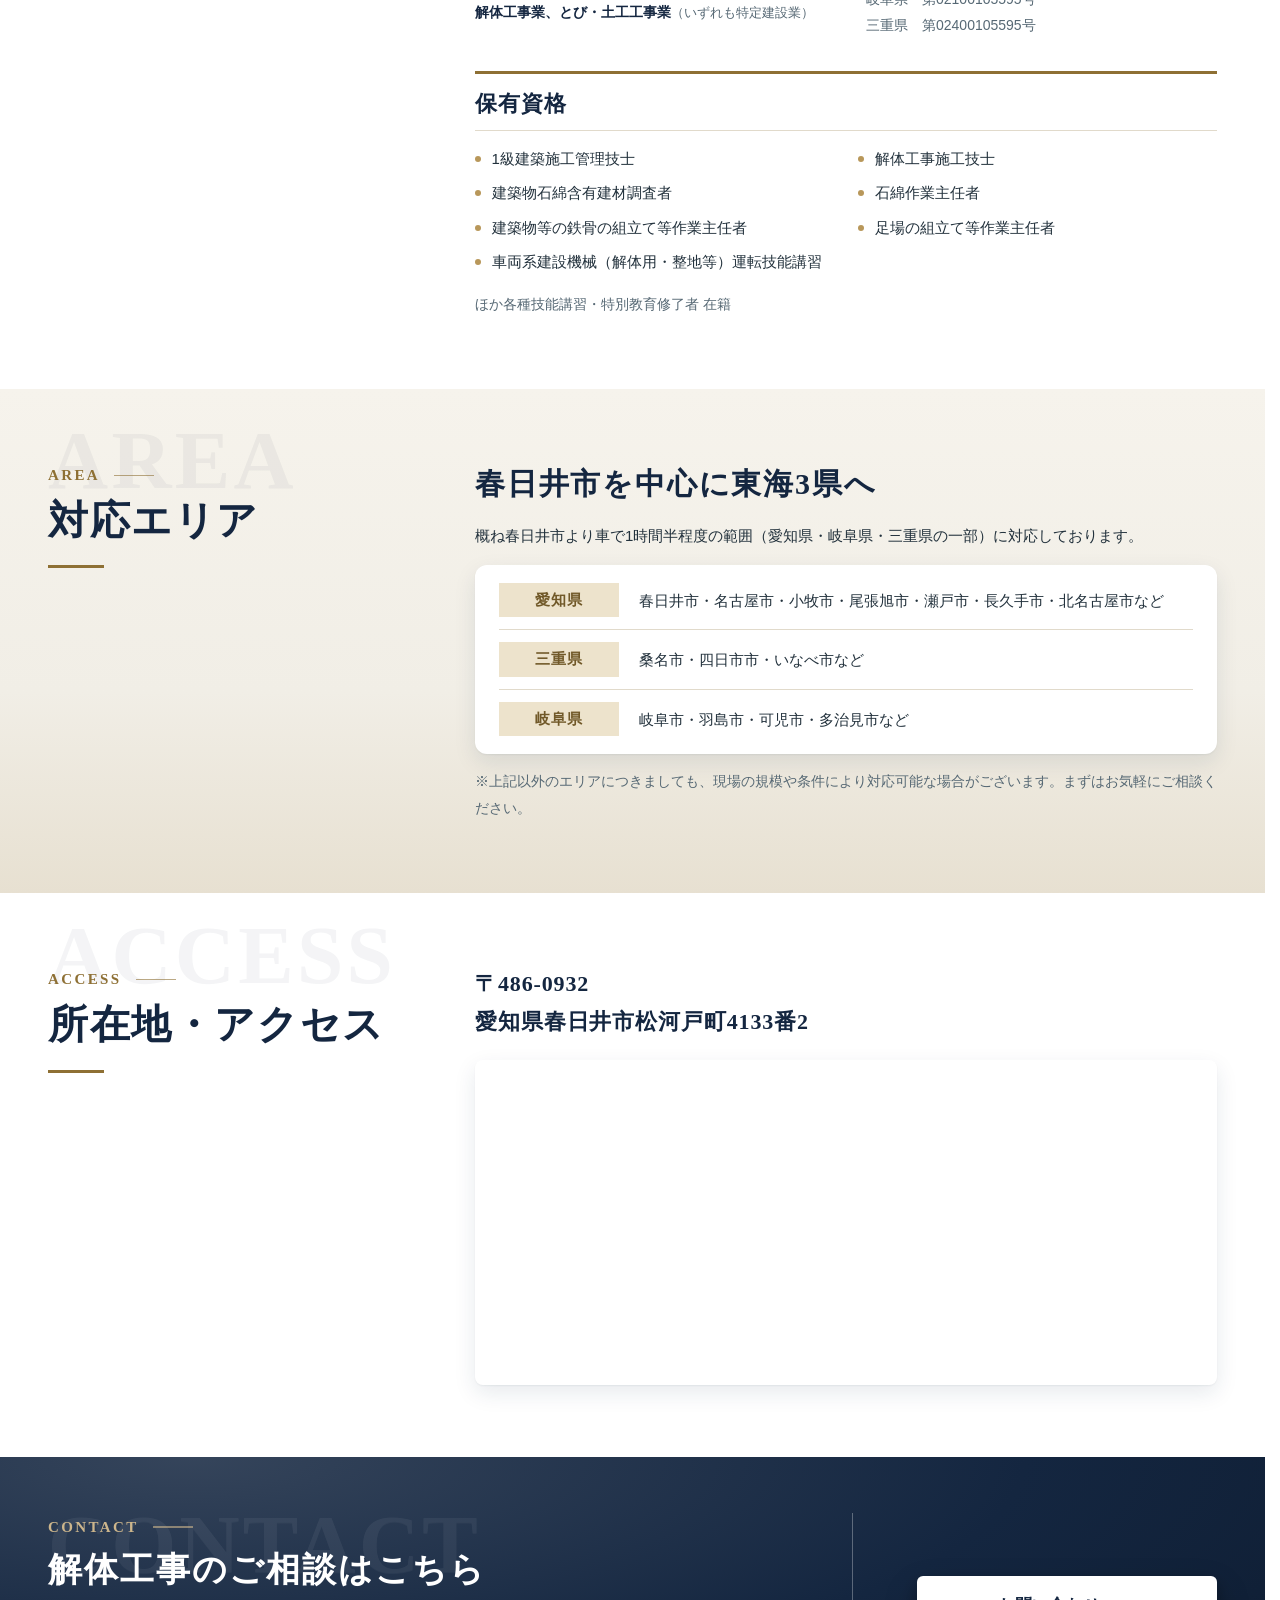
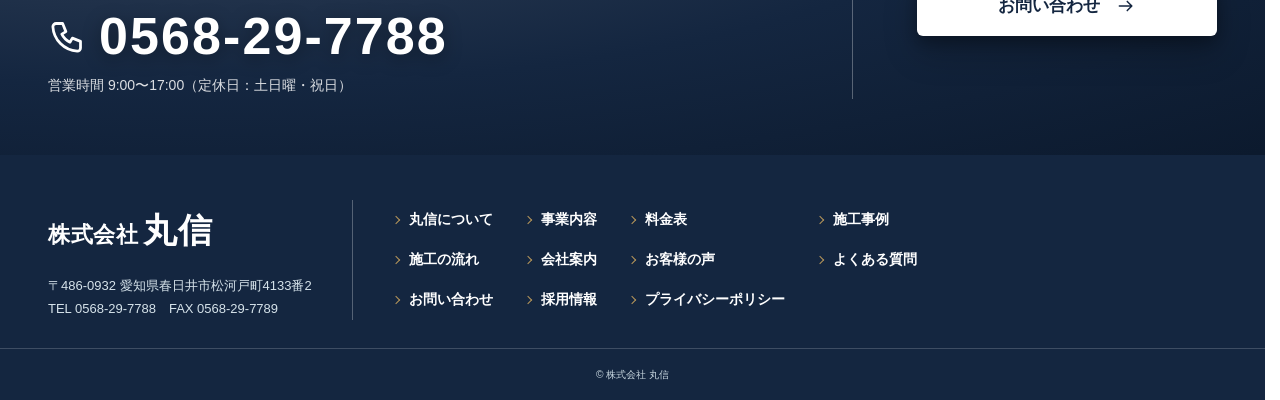
<file: outline.html>
<!doctype html>
<html lang="ja">
<head>
<meta charset="utf-8">
<meta name="viewport" content="width=device-width,initial-scale=1">
<title>会社案内｜株式会社 丸信（春日井市・名古屋市の解体工事）</title>
<meta name="description" content="株式会社丸信の会社概要、社長あいさつ、経営方針、許可・保有資格、所在地をご案内します。">
<meta name="robots" content="noindex,nofollow">
<meta name="format-detection" content="telephone=no">
<meta property="og:type" content="website">
<meta property="og:site_name" content="株式会社 丸信">
<meta property="og:title" content="会社案内｜株式会社 丸信（春日井市・名古屋市の解体工事）">
<meta property="og:description" content="株式会社丸信の会社概要、社長あいさつ、経営方針、許可・保有資格、所在地をご案内します。">
<meta property="og:image" content="https://easywebcraft.github.io/marushin-design/images/ogp.jpg?v=da5e6cc7">
<meta name="twitter:card" content="summary_large_image">
<link rel="icon" href="favicon.ico" sizes="32x32">
<link rel="icon" href="images/icon/icon-192.png" type="image/png" sizes="192x192">
<link rel="apple-touch-icon" href="images/icon/apple-touch-icon.png">
<link rel="stylesheet" href="assets/style.css?v=01bc1d18">
<style>:root[data-theme="base"]{--navy:#17354B;--navy-d:#102838;--teal:#38A8B8;--teal-d:#147F8D;--teal-dd:#0E6773;--pale:#E6F1F6;--pale2:#F3F8FB;--line:#D3E0E8;--tint:#D5ECEE;--bg1:#eef5f9;--bg2:#dde9f0;}:root[data-theme="brick"]{--navy:#1E2B3C;--navy-d:#141E2B;--teal:#D0784F;--teal-d:#A9502A;--teal-dd:#8A3E1F;--pale:#F4ECE6;--pale2:#FAF6F2;--line:#E5D8CE;--tint:#F2DCCF;--bg1:#F8F2EE;--bg2:#EBDFD6;}:root[data-theme="orange"]{--navy:#24282D;--navy-d:#17191C;--teal:#F29A2E;--teal-d:#C66A0A;--teal-dd:#A3560A;--pale:#F5F1EA;--pale2:#FAF8F4;--line:#E4DDD2;--tint:#FBE3C4;--bg1:#F9F6F1;--bg2:#ECE5DA;}:root[data-theme="green"]{--navy:#1E3A2F;--navy-d:#142820;--teal:#5E9C6E;--teal-d:#2F7A4A;--teal-dd:#22603A;--pale:#E9F2EC;--pale2:#F4F9F5;--line:#D3E3D8;--tint:#D4EBDC;--bg1:#F0F6F2;--bg2:#DCE9E0;}:root[data-theme="brown"]{--navy:#3A2A1E;--navy-d:#271C13;--teal:#B08A4E;--teal-d:#8C6A33;--teal-dd:#6E5226;--pale:#F3EEE6;--pale2:#FAF7F2;--line:#E3D9CB;--tint:#EADFC9;--bg1:#F7F3EC;--bg2:#E9E0D2;}:root[data-theme="gray"]{--navy:#2B2F33;--navy-d:#1C1F22;--teal:#7A8590;--teal-d:#56616B;--teal-dd:#434C54;--pale:#EEF0F2;--pale2:#F7F8F9;--line:#DADEE2;--tint:#DDE2E7;--bg1:#F3F5F6;--bg2:#E3E7EA;}.tsw{position:fixed;right:60px;bottom:14px;z-index:57;font-size:13px}.tsw-btn{display:flex;align-items:center;gap:8px;min-height:44px;padding:0 16px;border:0;border-radius:999px;background:#fff;color:#22313C;font:inherit;font-weight:700;box-shadow:0 6px 18px rgba(0,0,0,.18);cursor:pointer}.tsw-dot{width:18px;height:18px;border-radius:50%;background:linear-gradient(135deg,var(--navy) 50%,var(--teal-d) 50%)}.tsw-list{position:absolute;right:0;bottom:calc(100% + 8px);width:280px;margin:0;padding:8px;list-style:none;background:#fff;border-radius:10px;box-shadow:0 10px 30px rgba(0,0,0,.2)}.tsw-list[hidden]{display:none}.tsw-list p{margin:4px 8px 6px;color:#566874;font-size:12px}.tsw-list button{display:flex;align-items:center;gap:10px;width:100%;min-height:44px;padding:4px 8px;border:0;border-radius:6px;background:none;color:#22313C;font:inherit;text-align:left;cursor:pointer}.tsw-list button:hover{background:#F3F5F7}.tsw-list button[aria-pressed="true"]{background:#EEF3F6;font-weight:700}.tsw-sw{flex:none;width:34px;height:22px;border-radius:4px;box-shadow:inset 0 0 0 1px rgba(0,0,0,.1)}.tsw-list p.tsw-h{margin:8px 8px 2px;color:#22313C;font-weight:700;font-size:12px}.tsw-bi{flex:none;display:grid;place-items:center;width:34px;height:22px;border-radius:4px;background:#22313C;color:#fff;font-weight:700;font-size:12px}@media (max-width:767px){.tsw{right:36px;bottom:84px}}@media print{.tsw{display:none}}</style>
<script>(function(){var k=null;try{var m=location.search.match(/[?&]color=([a-z]+)/);if(m){k=m[1];localStorage.setItem("mstheme",k)}else{k=localStorage.getItem("mstheme")}}catch(e){}if(k&&['gold', 'base', 'brick', 'orange', 'green', 'brown', 'gray'].indexOf(k)>0)document.documentElement.setAttribute("data-theme",k);var bn=null;try{if(/[?&]banner=open(&|$)/.test(location.search)){bn="open";localStorage.setItem("msbanner",bn)}else if(/[?&]banner=tab(&|$)/.test(location.search)){bn="tab";localStorage.setItem("msbanner",bn)}else{bn=localStorage.getItem("msbanner")}}catch(e){}if(bn==="open")document.documentElement.setAttribute("data-banner","open")})();</script>
</head>
<body>
<svg xmlns="http://www.w3.org/2000/svg" width="0" height="0" style="position:absolute" aria-hidden="true" focusable="false">
<defs>
<symbol id="i-mail" viewBox="0 0 24 24" fill="none" stroke="currentColor" stroke-width="1.7" stroke-linecap="round" stroke-linejoin="round"><rect x="3" y="5" width="18" height="14" rx="2"/><path d="M3.5 7.5l8.5 6 8.5-6"/></symbol>
<symbol id="i-phone" viewBox="0 0 24 24" fill="none" stroke="currentColor" stroke-width="1.7" stroke-linecap="round" stroke-linejoin="round"><path d="M5 4h4l2 5-2.5 1.5a11 11 0 0 0 5 5L15 13l5 2v4a2 2 0 0 1-2 2A16 16 0 0 1 3 6a2 2 0 0 1 2-2z"/></symbol>
<symbol id="i-chev" viewBox="0 0 24 24" fill="none" stroke="currentColor" stroke-width="2" stroke-linecap="round" stroke-linejoin="round"><path d="M9 6l6 6-6 6"/></symbol>
<symbol id="i-chat" viewBox="0 0 24 24" fill="none" stroke="currentColor" stroke-width="1.5" stroke-linecap="round" stroke-linejoin="round"><path d="M4 5h16v11H10l-5 4v-4H4z"/><path d="M8.5 10.5h.01M12 10.5h.01M15.5 10.5h.01"/></symbol>
<symbol id="i-users" viewBox="0 0 24 24" fill="none" stroke="currentColor" stroke-width="1.5" stroke-linecap="round" stroke-linejoin="round"><circle cx="12" cy="8" r="3"/><path d="M6.5 19.5c0-3 2.5-5.5 5.5-5.5s5.5 2.5 5.5 5.5"/><circle cx="5" cy="10" r="2"/><path d="M2 17c0-1.8 1.3-3.2 3-3.4"/><circle cx="19" cy="10" r="2"/><path d="M22 17c0-1.8-1.3-3.2-3-3.4"/></symbol>
<symbol id="i-greet" viewBox="0 0 24 24" fill="none" stroke="currentColor" stroke-width="1.5" stroke-linecap="round" stroke-linejoin="round"><path d="M3 11l9-7 9 7"/><path d="M5 9.5V20h14V9.5"/><path d="M12 17.2l-2.5-2.3a1.8 1.8 0 0 1 2.5-2.6 1.8 1.8 0 0 1 2.5 2.6z"/></symbol>
<symbol id="i-home" viewBox="0 0 24 24" fill="none" stroke="currentColor" stroke-width="1.5" stroke-linecap="round" stroke-linejoin="round"><path d="M3 11l9-7 9 7"/><path d="M5 9.5V20h14V9.5"/><path d="M10 20v-6h4v6"/></symbol>
<symbol id="i-doc" viewBox="0 0 24 24" fill="none" stroke="currentColor" stroke-width="1.5" stroke-linecap="round" stroke-linejoin="round"><path d="M6 3h9l4 4v14H6z"/><path d="M15 3v4h4"/><path d="M9 12h7M9 16h7"/></symbol>
<symbol id="i-pen" viewBox="0 0 24 24" fill="none" stroke="currentColor" stroke-width="1.5" stroke-linecap="round" stroke-linejoin="round"><path d="M4 20l4.5-1L20 7.5 16.5 4 5 15.5z"/><path d="M14 6.5l3.5 3.5"/></symbol>
<symbol id="i-search" viewBox="0 0 24 24" fill="none" stroke="currentColor" stroke-width="1.5" stroke-linecap="round" stroke-linejoin="round"><circle cx="11" cy="11" r="6"/><path d="M16 16l5 5"/></symbol>
<symbol id="i-calc" viewBox="0 0 24 24" fill="none" stroke="currentColor" stroke-width="1.5" stroke-linecap="round" stroke-linejoin="round"><rect x="5" y="3" width="14" height="18" rx="2"/><rect x="8" y="6" width="8" height="3.5" rx=".5"/><path d="M8.5 13h.01M12 13h.01M15.5 13h.01M8.5 16.5h.01M12 16.5h.01M15.5 16.5h.01"/></symbol>
<symbol id="i-clip" viewBox="0 0 24 24" fill="none" stroke="currentColor" stroke-width="1.5" stroke-linecap="round" stroke-linejoin="round"><rect x="5" y="5" width="14" height="16" rx="2"/><rect x="9" y="3" width="6" height="4" rx="1"/><path d="M9 12h6M9 16h6"/></symbol>
<symbol id="i-excavator" viewBox="0 0 24 24" fill="none" stroke="currentColor" stroke-width="1.5" stroke-linecap="round" stroke-linejoin="round"><rect x="2" y="17" width="12" height="4" rx="2"/><path d="M4 17v-6h5.5l2 6"/><path d="M9 11l4.5-7 5.5 4-1.5 5"/><path d="M17.5 13l4 1-1 4h-4z"/></symbol>
<symbol id="i-truck" viewBox="0 0 24 24" fill="none" stroke="currentColor" stroke-width="1.5" stroke-linecap="round" stroke-linejoin="round"><path d="M2 7h11v9H2z"/><path d="M13 10h4l4 3v3h-8z"/><circle cx="6.5" cy="18" r="2"/><circle cx="17" cy="18" r="2"/></symbol>
<symbol id="i-ground" viewBox="0 0 24 24" fill="none" stroke="currentColor" stroke-width="1.5" stroke-linecap="round" stroke-linejoin="round"><circle cx="12" cy="12" r="9"/><path d="M8 12.5l3 3 5-6"/></symbol>
<symbol id="i-pin" viewBox="0 0 24 24" fill="none" stroke="currentColor" stroke-width="1.5" stroke-linecap="round" stroke-linejoin="round"><path d="M12 21s7-6.2 7-11a7 7 0 1 0-14 0c0 4.8 7 11 7 11z"/><circle cx="12" cy="10" r="2.5"/></symbol>
<symbol id="i-ext" viewBox="0 0 24 24" fill="none" stroke="currentColor" stroke-width="1.7" stroke-linecap="round" stroke-linejoin="round"><path d="M14 4h6v6M20 4l-9 9"/><path d="M18 14v5a1 1 0 0 1-1 1H5a1 1 0 0 1-1-1V7a1 1 0 0 1 1-1h5"/></symbol>
</defs>
</svg>
<a class="skip" href="#main">本文へ移動</a>
<div class="draft"><span>制作中のページです（確認用）</span><a href="check.html">確認が必要なところの一覧</a></div>
<header class="hd">
<div class="hd-in">
<a class="logo" href="./" aria-label="株式会社 丸信 ホーム"><span class="logo-s">株式会社</span><span class="logo-l">丸信</span><span class="logo-en" lang="en" aria-hidden="true">MARUSHIN</span></a>
<nav class="gnav" aria-label="メインメニュー"><ul>
<li><a href="about.html">丸信について</a></li><li class="has-sub"><a href="jigyo.html" aria-haspopup="true">事業内容<svg class="ic gnav-dn" aria-hidden="true" focusable="false"><use href="#i-chev"/></svg></a><ul class="gnav-sub"><li><a href="case.html">施工事例</a></li><li><a href="flow.html">施工の流れ</a></li></ul></li><li class="has-sub"><a href="price.html" aria-haspopup="true">料金表<svg class="ic gnav-dn" aria-hidden="true" focusable="false"><use href="#i-chev"/></svg></a><ul class="gnav-sub"><li><a href="price.html#demolition">解体工事料金</a></li><li><a href="price.html#other">その他料金</a></li></ul></li><li class="has-sub"><a href="outline.html" aria-current="page" aria-haspopup="true">会社案内<svg class="ic gnav-dn" aria-hidden="true" focusable="false"><use href="#i-chev"/></svg></a><ul class="gnav-sub"><li><a href="outline.html#ol-prof">会社概要</a></li><li><a href="outline.html#ol-msg">社長あいさつ</a></li><li><a href="outline.html#ol-phil">経営方針</a></li></ul></li><li><a href="faq.html">よくある質問</a></li><li><a href="recruit.html">採用情報</a></li>
</ul></nav>
<a class="btn btn-teal hd-cta" href="contact.html"><svg class="ic" aria-hidden="true" focusable="false"><use href="#i-mail"/></svg>お問い合わせ</a>
<button class="burger" type="button" aria-expanded="false" aria-controls="drawer" aria-label="メニューを開く"><span></span><span></span><span></span></button>
</div>
<nav class="drawer" id="drawer" aria-label="すべてのページ" hidden>
<ul>
<li><a href="about.html">丸信について<svg class="ic" aria-hidden="true" focusable="false"><use href="#i-chev"/></svg></a></li><li><a href="jigyo.html">事業内容<svg class="ic" aria-hidden="true" focusable="false"><use href="#i-chev"/></svg></a></li><li><a href="case.html">施工事例<svg class="ic" aria-hidden="true" focusable="false"><use href="#i-chev"/></svg></a></li><li><a href="flow.html">施工の流れ<svg class="ic" aria-hidden="true" focusable="false"><use href="#i-chev"/></svg></a></li><li><a href="price.html">料金表<svg class="ic" aria-hidden="true" focusable="false"><use href="#i-chev"/></svg></a></li><li><a href="outline.html" aria-current="page">会社案内<svg class="ic" aria-hidden="true" focusable="false"><use href="#i-chev"/></svg></a></li><li><a href="faq.html">よくある質問<svg class="ic" aria-hidden="true" focusable="false"><use href="#i-chev"/></svg></a></li><li><a href="contact.html">お問い合わせ<svg class="ic" aria-hidden="true" focusable="false"><use href="#i-chev"/></svg></a></li><li><a href="recruit.html">採用情報<svg class="ic" aria-hidden="true" focusable="false"><use href="#i-chev"/></svg></a></li>
</ul>
<a class="drawer-tel" href="tel:0568297788"><svg class="ic" aria-hidden="true" focusable="false"><use href="#i-phone"/></svg><span><b>0568-29-7788</b><small>営業時間 9:00〜17:00（定休日：土日曜・祝日）</small></span></a>
<p class="drawer-foot"><a href="./">ホーム</a><a href="policy.html">プライバシーポリシー</a></p>
</nav>
</header>
<main id="main">
<div class="ph ph-au">
<div class="ph-img"><img src="images/ph/outline.jpg" alt="" width="1536" height="1024" style="object-position:72% 60%"></div>
<div class="ph-in"><div class="ph-ttl"><p class="ph-en" lang="en">COMPANY</p><h1>会社案内</h1></div></div>
</div>
<nav class="bc" aria-label="現在位置"><ol><li><a href="./">ホーム</a></li><li aria-current="page">会社案内</li></ol></nav>
<nav class="ol-jump" aria-label="このページの内容"><div class="wrap"><ul><li><a href="#ol-prof">会社概要<svg class="t-arw" viewBox="0 0 24 24" aria-hidden="true" focusable="false"><path d="M12 4v15M6.5 13.5 12 19l5.5-5.5" fill="none" stroke="currentColor" stroke-width="1.8" stroke-linecap="round" stroke-linejoin="round"/></svg></a></li><li><a href="#ol-msg">社長あいさつ<svg class="t-arw" viewBox="0 0 24 24" aria-hidden="true" focusable="false"><path d="M12 4v15M6.5 13.5 12 19l5.5-5.5" fill="none" stroke="currentColor" stroke-width="1.8" stroke-linecap="round" stroke-linejoin="round"/></svg></a></li><li><a href="#ol-phil">経営方針<svg class="t-arw" viewBox="0 0 24 24" aria-hidden="true" focusable="false"><path d="M12 4v15M6.5 13.5 12 19l5.5-5.5" fill="none" stroke="currentColor" stroke-width="1.8" stroke-linecap="round" stroke-linejoin="round"/></svg></a></li><li><a href="#ol-lic">許可・保有資格<svg class="t-arw" viewBox="0 0 24 24" aria-hidden="true" focusable="false"><path d="M12 4v15M6.5 13.5 12 19l5.5-5.5" fill="none" stroke="currentColor" stroke-width="1.8" stroke-linecap="round" stroke-linejoin="round"/></svg></a></li><li><a href="#ol-area">対応エリア<svg class="t-arw" viewBox="0 0 24 24" aria-hidden="true" focusable="false"><path d="M12 4v15M6.5 13.5 12 19l5.5-5.5" fill="none" stroke="currentColor" stroke-width="1.8" stroke-linecap="round" stroke-linejoin="round"/></svg></a></li><li><a href="#ol-acc">所在地<svg class="t-arw" viewBox="0 0 24 24" aria-hidden="true" focusable="false"><path d="M12 4v15M6.5 13.5 12 19l5.5-5.5" fill="none" stroke="currentColor" stroke-width="1.8" stroke-linecap="round" stroke-linejoin="round"/></svg></a></li></ul></div></nav>

<section class="sec ol-prof has-wm" data-wm="PROFILE" id="ol-prof" aria-labelledby="h-prof">
<div class="wrap t-two">
<div><p class="cm-en" lang="en">PROFILE</p><h2 class="t-ttl" id="h-prof">会社概要</h2></div>
<dl class="ol-dl"><div><dt>商号</dt><dd>株式会社 丸信</dd></div><div><dt>代表取締役</dt><dd>灰﨑 信吉</dd></div><div><dt>住所</dt><dd>〒486-0932<br>愛知県春日井市松河戸町4133番2</dd></div><div><dt>TEL</dt><dd><a href="tel:0568297788">0568-29-7788</a></dd></div><div><dt>FAX</dt><dd>0568-29-7789</dd></div><div><dt>E-MAIL</dt><dd><a href="mailto:info@marushin-kaitai.com">info@marushin-kaitai.com</a><span class="todo-at" id="todo-2"></span></dd></div><div><dt>創業</dt><dd>平成15年6月6日</dd></div><div><dt>資本金</dt><dd>2,000万円</dd></div><div><dt>事業内容</dt><dd>総合解体工事業（特定建設業許可取得）<br>アスベスト調査・除去工事<br>産業廃棄物収集運搬業</dd></div><div><dt>営業時間</dt><dd>9:00～17:00</dd></div><div><dt>定休日</dt><dd>土日曜・祝日</dd></div><div><dt>主要取引銀行</dt><dd>愛知銀行 勝川支店<br>三菱東京ＵＦＪ銀行 勝川支店</dd></div></dl>
</div>
</section>

<section class="sec ol-msg has-wm" data-wm="MESSAGE" id="ol-msg" aria-labelledby="h-msg">
<div class="wrap">
<div class="ol-msg-in">
<div class="ol-msg-h"><p class="cm-en" lang="en">MESSAGE</p><h2 class="t-ttl" id="h-msg">社長あいさつ</h2>
<p class="t-ttl ol-big">近隣の皆様の暮らしと<br>健康を第一に</p></div>
<div class="ol-msg-b">
<p>当社は建物解体工事等を行うにあたり、近隣の皆様の生活環境や健康への配慮を第一に考えております。契約事項および建設リサイクル法をはじめとする関係法令を遵守し、確かな施工計画のもと、施主様や発注者様のご要望にお応えできるよう全力を注いでおります。</p><p>また、環境保全にも積極的に取り組んでいます。事業活動が地域環境に与える影響を常に念頭に置き、廃棄物の適正処分、リサイクルの徹底、土壌汚染対策の推進など、当社にできることを着実に実践してまいります。</p><p>今後も法令遵守と安全施工を徹底し、社会から信頼され、末永くご支援いただける企業であり続けたいと考えております。</p>
<p class="ol-sign">株式会社 丸信　代表取締役　灰﨑 信吉</p>
</div>
</div>
<ul class="ol-pics"><li><img src="images/top/fv-3.jpg" alt="" width="1600" height="1066" loading="lazy" decoding="async" style="object-position:50% 60%"></li><li><img src="images/top/fv-2.jpg" alt="" width="1600" height="1066" loading="lazy" decoding="async" style="object-position:50% 55%"></li><li><img src="images/top/staff.jpg" alt="" width="1600" height="1066" loading="lazy" decoding="async" style="object-position:50% 40%"></li></ul>
</div>
</section>

<section class="sec ol-phil-sec has-wm" data-wm="POLICY" id="ol-phil" aria-labelledby="h-phil">
<div class="wrap">
<div class="ol-phil-h"><div><p class="cm-en" lang="en">POLICY</p><h2 class="t-ttl" id="h-phil">経営方針</h2></div>
<p class="ol-phil-c">法令遵守と安全施工を<br>徹底します</p></div>
<ul class="ol-phil"><li><div class="ol-ph-h"><span class="ol-pn" aria-hidden="true">01</span><svg viewBox="0 0 24 24" fill="none" stroke="currentColor" stroke-width="1.4" stroke-linecap="round" stroke-linejoin="round" aria-hidden="true"><path d="M12 4v16M6 20h12M5 8h14"/><path d="M7 8l-3 6h6zM17 8l-3 6h6z"/></svg></div><h3>法令遵守の徹底</h3><p>建設リサイクル法や廃棄物処理法をはじめとする関係法令および契約事項を厳守し、誠実かつ透明性の高い事業活動を貫きます。</p></li><li><div class="ol-ph-h"><span class="ol-pn" aria-hidden="true">02</span><svg viewBox="0 0 24 24" fill="none" stroke="currentColor" stroke-width="1.4" stroke-linecap="round" stroke-linejoin="round" aria-hidden="true"><path d="M8.5 6.5 10.6 3a1.6 1.6 0 0 1 2.8 0l2.3 4"/><path d="m15.7 4.5.1 2.6-2.5.6"/><path d="M19 11.5l2.1 3.6a1.6 1.6 0 0 1-1.4 2.4H15"/><path d="m17 19.5-2-2 1.7-1.9"/><path d="M8.5 17.5H4.3a1.6 1.6 0 0 1-1.4-2.4L5 11.4"/><path d="m3.4 12.2 1.6-.8 1.4 2.2"/></svg></div><h3>産業廃棄物の排出削減</h3><p>解体工事等に伴い発生する廃棄物の適正な選別・処分およびリサイクルを徹底し、廃棄物の排出抑制と循環型社会の実現を目指します。</p></li><li><div class="ol-ph-h"><span class="ol-pn" aria-hidden="true">03</span><svg viewBox="0 0 24 24" fill="none" stroke="currentColor" stroke-width="1.4" stroke-linecap="round" stroke-linejoin="round" aria-hidden="true"><path d="M3 12.5 7.5 8l3 1.5L14 7l4 1.5 3 4"/><path d="M7.5 8 3 12.5l5 4.5 2-1.5 2 1.5 2-1.5 2 1.5 3.5-4.5"/><path d="M10.5 9.5 8 12c-.7.8.4 2 1.3 1.3L12 11l4 3.5"/></svg></div><h3>近隣環境・安全への配慮</h3><p>工事に伴う騒音・振動・粉じんの抑制や安全管理を徹底し、近隣の皆様の生活環境と健康を守る丁寧な施工を行います。</p></li><li><div class="ol-ph-h"><span class="ol-pn" aria-hidden="true">04</span><svg viewBox="0 0 24 24" fill="none" stroke="currentColor" stroke-width="1.4" stroke-linecap="round" stroke-linejoin="round" aria-hidden="true"><path d="M5 19c0-8 5-13 15-14-1 10-6 15-14 15"/><path d="M5 19 13 11"/></svg></div><h3>省エネルギーの推進</h3><p>車両や重機の適切な点検・整備およびエコドライブの徹底により燃料消費を抑え、二酸化炭素の排出削減と環境負荷の低減に取り組みます。</p></li><li><div class="ol-ph-h"><span class="ol-pn" aria-hidden="true">05</span><svg viewBox="0 0 24 24" fill="none" stroke="currentColor" stroke-width="1.4" stroke-linecap="round" stroke-linejoin="round" aria-hidden="true"><path d="M4 18l5-5 4 4 7-8"/><path d="M15 9h5v5"/></svg></div><h3>施工体制の強化と技術力の向上</h3><p>特定建設業許可を有する企業として有資格者の育成と技術研鑽に努め、あらゆる規模・構造の工事に確実に対応します。</p></li></ul>
</div>
</section>

<section class="sec ol-lic-sec has-wm" data-wm="LICENSE" id="ol-lic" aria-labelledby="h-lic">
<div class="wrap t-two">
<div><p class="cm-en" lang="en">LICENSE</p><h2 class="t-ttl" id="h-lic">許可・保有資格</h2></div>
<div><ul class="ol-lic"><li><h3>建設業許可</h3><p class="ol-pref">愛知県</p><p class="ol-num">愛知県知事許可（特-8）第62337号</p><p class="ol-kind">解体工事業、とび・土工工事業<small>（いずれも特定建設業）</small></p></li><li><h3>産業廃棄物収集運搬業許可</h3><p class="ol-pref">愛知県・岐阜県・三重県</p><p class="ol-num">愛知県　第02300105595号<br>岐阜県　第02100105595号<br>三重県　第02400105595号</p></li></ul>
<div class="ol-qual"><h3>保有資格</h3><ul><li>1級建築施工管理技士</li><li>解体工事施工技士</li><li>建築物石綿含有建材調査者</li><li>石綿作業主任者</li><li>建築物等の鉄骨の組立て等作業主任者</li><li>足場の組立て等作業主任者</li><li>車両系建設機械（解体用・整地等）運転技能講習</li></ul><p>ほか各種技能講習・特別教育修了者 在籍</p></div></div>
</div>
</section>

<section class="sec ar-sec ol-ar has-wm" data-wm="AREA" id="ol-area" aria-labelledby="h-area">
<div class="wrap t-two">
<div><p class="cm-en" lang="en">AREA</p><h2 class="t-ttl" id="h-area">対応エリア</h2></div>
<div><p class="ol-c">春日井市を中心に<br>東海3県へ</p><p class="ol-area-l">概ね春日井市より車で1時間半程度の範囲（愛知県・岐阜県・三重県の一部）に対応しております。</p><dl class="ar"><div><dt>愛知県</dt><dd>春日井市・名古屋市・小牧市・尾張旭市・瀬戸市・長久手市・北名古屋市など</dd></div><div><dt>三重県</dt><dd>桑名市・四日市市・いなべ市など</dd></div><div><dt>岐阜県</dt><dd>岐阜市・羽島市・可児市・多治見市など</dd></div></dl>
<p class="ar-note">※上記以外のエリアにつきましても、現場の規模や条件により対応可能な場合がございます。まずはお気軽にご相談ください。</p></div>
</div>
</section>

<section class="sec ol-acc has-wm" data-wm="ACCESS" id="ol-acc" aria-labelledby="h-acc">
<div class="wrap t-two">
<div><p class="cm-en" lang="en">ACCESS</p><h2 class="t-ttl" id="h-acc">所在地・アクセス</h2></div>
<div class="ol-acc-in"><div><p class="ol-addr">〒486-0932<br>愛知県春日井市松河戸町4133番2</p></div>
<iframe class="ol-map" src="https://maps.google.com/maps?q=%E6%84%9B%E7%9F%A5%E7%9C%8C%E6%98%A5%E6%97%A5%E4%BA%95%E5%B8%82%E6%9D%BE%E6%B2%B3%E6%88%B8%E7%94%BA4133%E7%95%AA2&amp;z=16&amp;output=embed" title="株式会社 丸信の地図" loading="lazy" referrerpolicy="no-referrer-when-downgrade"></iframe></div>
</div>
</section>

<section class="ct-band has-wm" data-wm="CONTACT" aria-labelledby="h-contact">
<div class="wrap ct-in">
<div class="ct-l"><p class="cm-en" lang="en">CONTACT</p><h2 class="ct-ttl" id="h-contact">解体工事のご相談はこちら</h2>
<a class="ct-tel" href="tel:0568297788"><svg class="ic" aria-hidden="true" focusable="false"><use href="#i-phone"/></svg><span>0568-29-7788</span></a>
<p class="ct-hours">営業時間 9:00〜17:00（定休日：土日曜・祝日）</p>
</div>
<a class="btn btn-white ct-btn" href="contact.html">お問い合わせ<svg class="t-arw" viewBox="0 0 24 24" aria-hidden="true" focusable="false"><path d="M4 12h15M13.5 6.5 19 12l-5.5 5.5" fill="none" stroke="currentColor" stroke-width="1.8" stroke-linecap="round" stroke-linejoin="round"/></svg></a>
</div>
</section>

</main>
<footer class="ft">
<div class="ft-in">
<div class="ft-brand">
<a class="logo logo-w" href="./" aria-label="株式会社 丸信 ホーム"><span class="logo-s">株式会社</span><span class="logo-l">丸信</span></a>
<address>〒486-0932 愛知県春日井市松河戸町4133番2<br>TEL 0568-29-7788　FAX 0568-29-7789</address>
</div>
<nav class="ft-nav" aria-label="フッターメニュー"><ul>
<li><a href="about.html">丸信について</a></li><li><a href="jigyo.html">事業内容</a></li><li><a href="price.html">料金表</a></li><li><a href="case.html">施工事例</a></li><li><a href="flow.html">施工の流れ</a></li><li><a href="outline.html">会社案内</a></li><li><a href="voice.html">お客様の声</a></li><li><a href="faq.html">よくある質問</a></li><li><a href="contact.html">お問い合わせ</a></li><li><a href="recruit.html">採用情報</a></li><li><a href="policy.html">プライバシーポリシー</a></li>
</ul></nav>
</div>
<p class="copy"><small>&copy; 株式会社 丸信</small></p>
</footer>
<div class="fixbar">
<a class="btn btn-white-line" href="tel:0568297788"><svg class="ic" aria-hidden="true" focusable="false"><use href="#i-phone"/></svg>電話で相談</a>
<a class="btn btn-teal" href="contact.html"><svg class="ic" aria-hidden="true" focusable="false"><use href="#i-mail"/></svg>お問い合わせ</a>
</div>
<div class="tsw" id="tsw"><ul class="tsw-list" hidden><li><p class="tsw-h">色の案</p></li><li><button type="button" data-k="gold" aria-pressed="false"><span class="tsw-sw" style="background:linear-gradient(135deg,#142640 50%,#8E7034 50%)"></span>濃紺×金茶（今の色）</button></li><li><button type="button" data-k="base" aria-pressed="false"><span class="tsw-sw" style="background:linear-gradient(135deg,#17354B 50%,#147F8D 50%)"></span>紺×青緑</button></li><li><button type="button" data-k="brick" aria-pressed="false"><span class="tsw-sw" style="background:linear-gradient(135deg,#1E2B3C 50%,#A9502A 50%)"></span>紺×赤茶</button></li><li><button type="button" data-k="orange" aria-pressed="false"><span class="tsw-sw" style="background:linear-gradient(135deg,#24282D 50%,#C66A0A 50%)"></span>黒×オレンジ</button></li><li><button type="button" data-k="green" aria-pressed="false"><span class="tsw-sw" style="background:linear-gradient(135deg,#1E3A2F 50%,#2F7A4A 50%)"></span>深緑×緑</button></li><li><button type="button" data-k="brown" aria-pressed="false"><span class="tsw-sw" style="background:linear-gradient(135deg,#3A2A1E 50%,#8C6A33 50%)"></span>焦げ茶×黄土</button></li><li><button type="button" data-k="gray" aria-pressed="false"><span class="tsw-sw" style="background:linear-gradient(135deg,#2B2F33 50%,#56616B 50%)"></span>墨×グレー</button></li><li><p class="tsw-h">採用バナーの見せ方</p></li><li><button type="button" data-b="tab" aria-pressed="false"><span class="tsw-bi">A</span>札を押すとバナーが開く（今の形）</button></li><li><button type="button" data-b="open" aria-pressed="false"><span class="tsw-bi">B</span>バナーをいつも出しておく</button></li><li><p>選ぶとすぐにサイト全体が切り替わります。採用バナーはトップページを少し下へ進めると出ます</p></li></ul><button class="tsw-btn" type="button" aria-expanded="false"><span class="tsw-dot"></span>色・表示を選ぶ</button></div>
<script>(function(){var w=document.getElementById("tsw");if(!w)return;var b=w.querySelector(".tsw-btn"),l=w.querySelector(".tsw-list"),r=document.documentElement;var mark=function(){var k=r.getAttribute("data-theme")||"gold",bn=r.getAttribute("data-banner")==="open"?"open":"tab";Array.prototype.forEach.call(l.querySelectorAll("button[data-k]"),function(x){x.setAttribute("aria-pressed",x.getAttribute("data-k")===k?"true":"false")});Array.prototype.forEach.call(l.querySelectorAll("button[data-b]"),function(x){x.setAttribute("aria-pressed",x.getAttribute("data-b")===bn?"true":"false")})};b.addEventListener("click",function(){var o=l.hidden;l.hidden=!o;b.setAttribute("aria-expanded",o?"true":"false")});l.addEventListener("click",function(e){var y=e.target.closest("button[data-b]");if(y){var bn=y.getAttribute("data-b");if(bn==="open")r.setAttribute("data-banner","open");else r.removeAttribute("data-banner");try{localStorage.setItem("msbanner",bn)}catch(e){}if(window.msBannerMode)window.msBannerMode();mark();return}var x=e.target.closest("button[data-k]");if(!x)return;var k=x.getAttribute("data-k");if(k==="gold")r.removeAttribute("data-theme");else r.setAttribute("data-theme",k);try{localStorage.setItem("mstheme",k)}catch(e){}mark()});document.addEventListener("click",function(e){if(!w.contains(e.target)){l.hidden=true;b.setAttribute("aria-expanded","false")}});mark()})();</script>
<script src="assets/main.js?v=01bc1d18" defer></script>
</body>
</html>
</file>
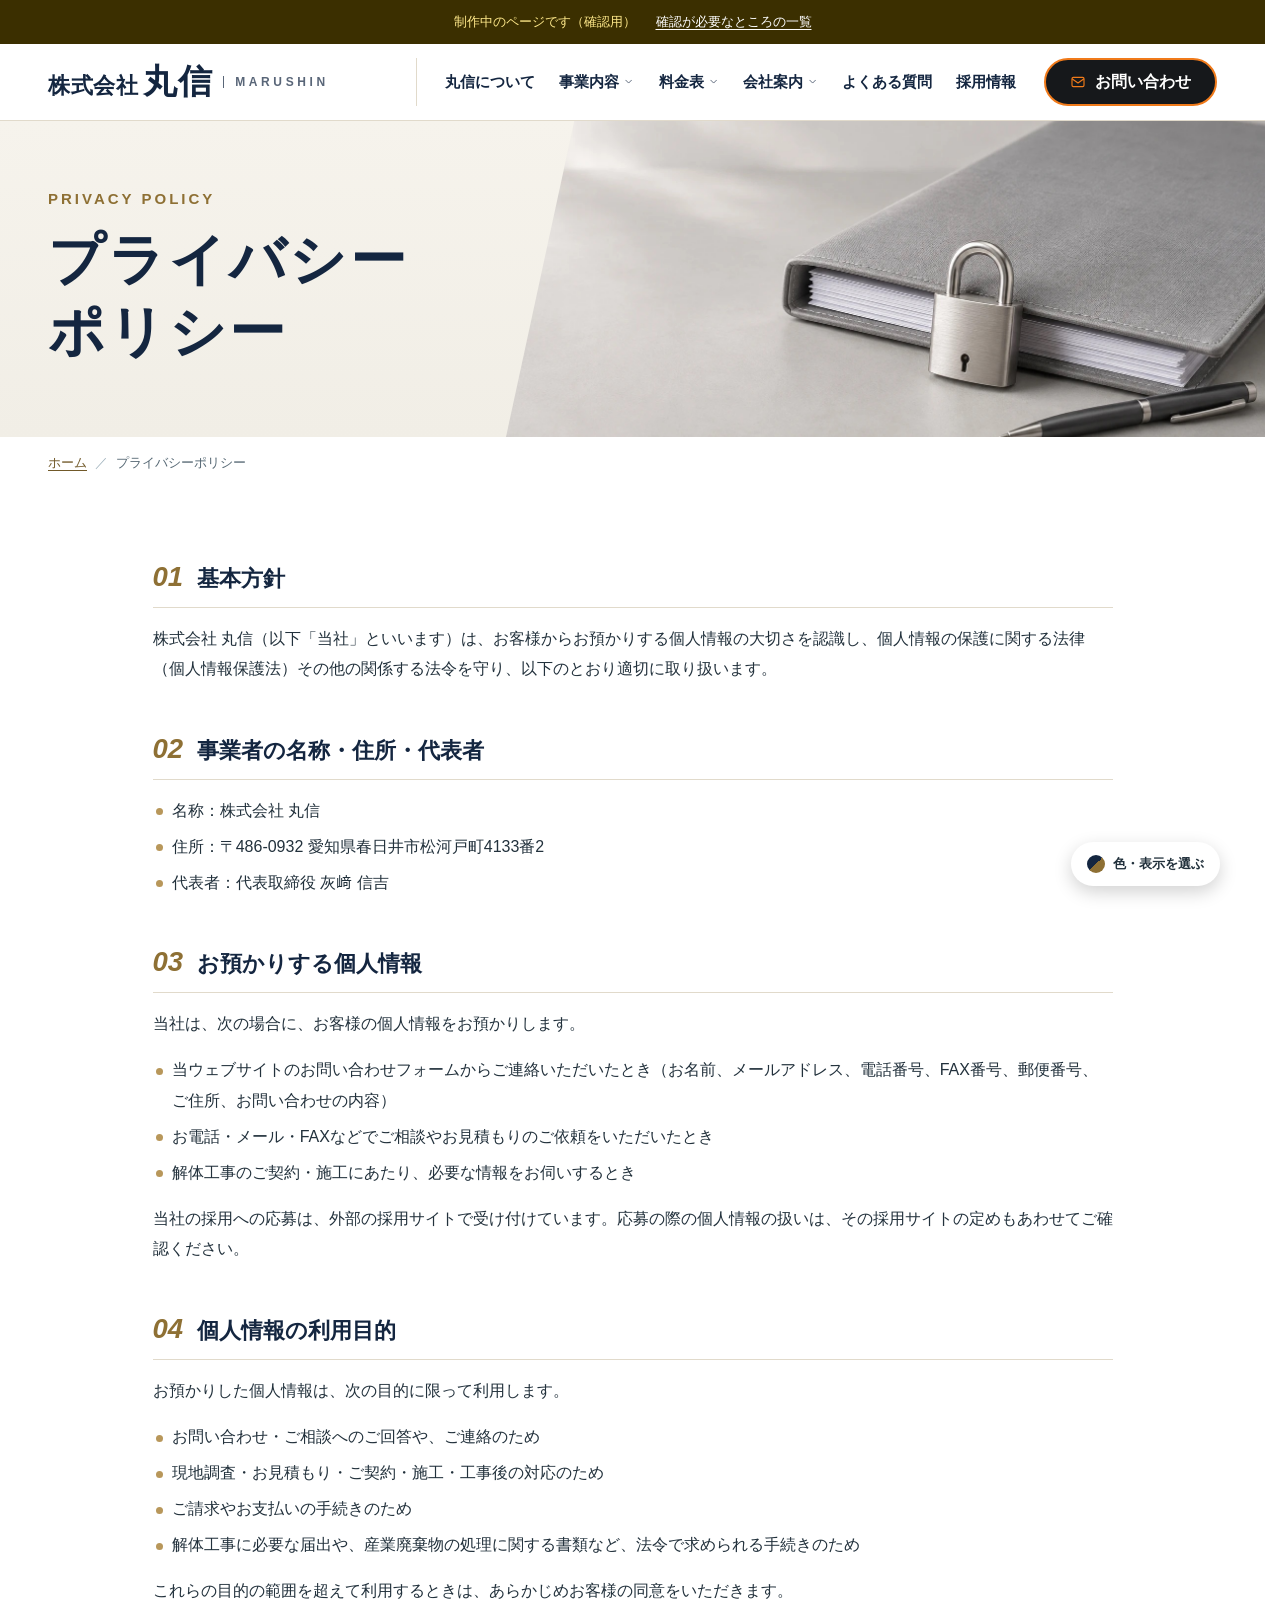
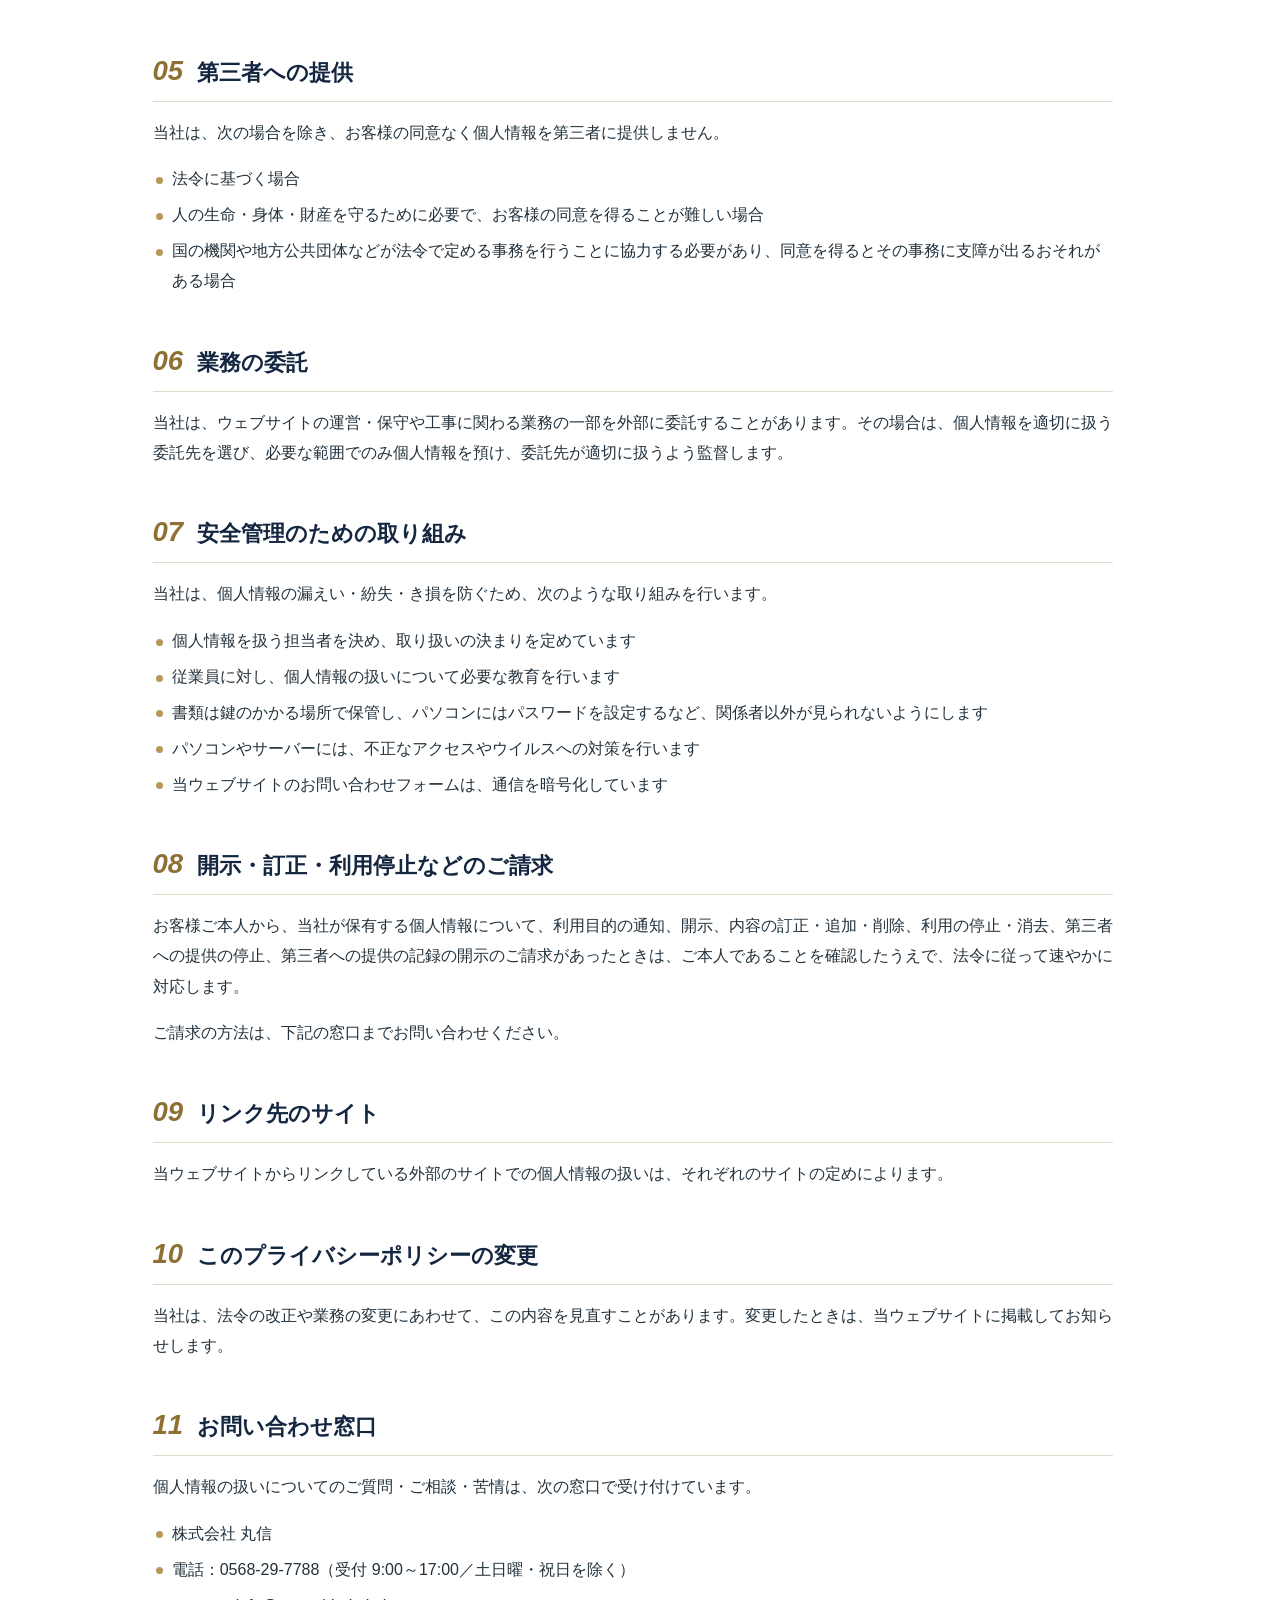
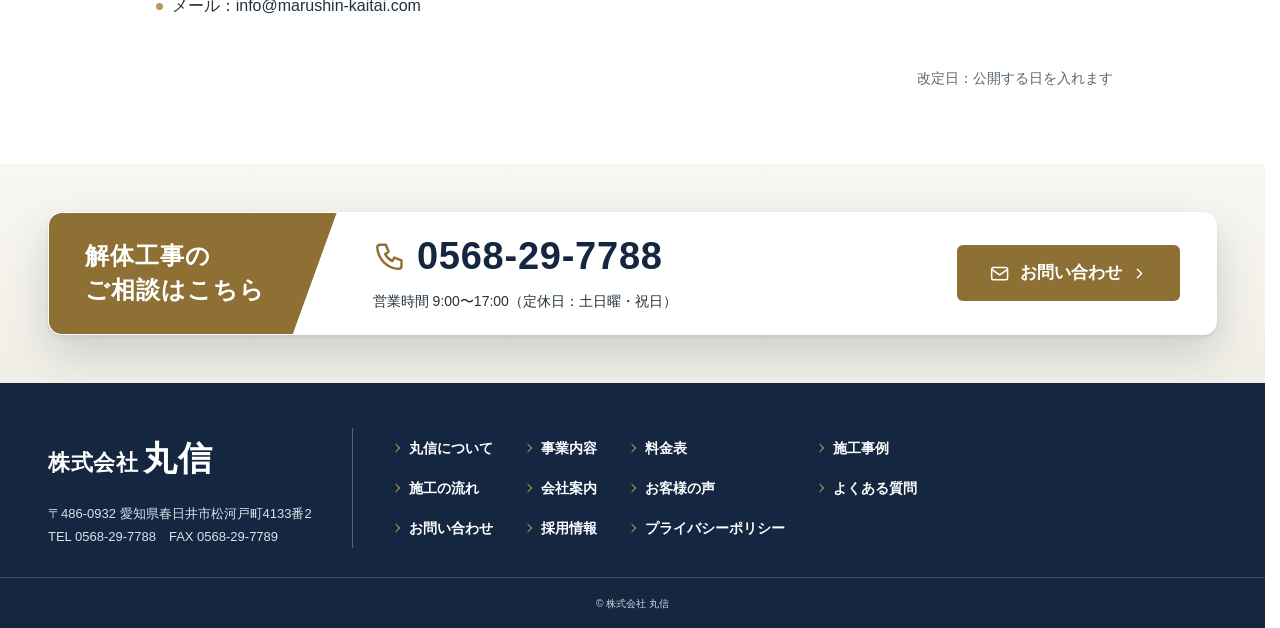
<file: policy.html>
<!doctype html>
<html lang="ja">
<head>
<meta charset="utf-8">
<meta name="viewport" content="width=device-width,initial-scale=1">
<title>プライバシーポリシー｜株式会社 丸信（春日井市・名古屋市の解体工事）</title>
<meta name="description" content="株式会社丸信のプライバシーポリシー（個人情報の取り扱い）です。">
<meta name="robots" content="noindex,nofollow">
<meta name="format-detection" content="telephone=no">
<meta property="og:type" content="website">
<meta property="og:site_name" content="株式会社 丸信">
<meta property="og:title" content="プライバシーポリシー｜株式会社 丸信（春日井市・名古屋市の解体工事）">
<meta property="og:description" content="株式会社丸信のプライバシーポリシー（個人情報の取り扱い）です。">
<meta property="og:image" content="https://easywebcraft.github.io/marushin-design/images/ogp.jpg?v=da5e6cc7">
<meta name="twitter:card" content="summary_large_image">
<link rel="icon" href="favicon.ico" sizes="32x32">
<link rel="icon" href="images/icon/icon-192.png" type="image/png" sizes="192x192">
<link rel="apple-touch-icon" href="images/icon/apple-touch-icon.png">
<link rel="stylesheet" href="assets/style.css?v=01bc1d18">
<style>:root[data-theme="base"]{--navy:#17354B;--navy-d:#102838;--teal:#38A8B8;--teal-d:#147F8D;--teal-dd:#0E6773;--pale:#E6F1F6;--pale2:#F3F8FB;--line:#D3E0E8;--tint:#D5ECEE;--bg1:#eef5f9;--bg2:#dde9f0;}:root[data-theme="brick"]{--navy:#1E2B3C;--navy-d:#141E2B;--teal:#D0784F;--teal-d:#A9502A;--teal-dd:#8A3E1F;--pale:#F4ECE6;--pale2:#FAF6F2;--line:#E5D8CE;--tint:#F2DCCF;--bg1:#F8F2EE;--bg2:#EBDFD6;}:root[data-theme="orange"]{--navy:#24282D;--navy-d:#17191C;--teal:#F29A2E;--teal-d:#C66A0A;--teal-dd:#A3560A;--pale:#F5F1EA;--pale2:#FAF8F4;--line:#E4DDD2;--tint:#FBE3C4;--bg1:#F9F6F1;--bg2:#ECE5DA;}:root[data-theme="green"]{--navy:#1E3A2F;--navy-d:#142820;--teal:#5E9C6E;--teal-d:#2F7A4A;--teal-dd:#22603A;--pale:#E9F2EC;--pale2:#F4F9F5;--line:#D3E3D8;--tint:#D4EBDC;--bg1:#F0F6F2;--bg2:#DCE9E0;}:root[data-theme="brown"]{--navy:#3A2A1E;--navy-d:#271C13;--teal:#B08A4E;--teal-d:#8C6A33;--teal-dd:#6E5226;--pale:#F3EEE6;--pale2:#FAF7F2;--line:#E3D9CB;--tint:#EADFC9;--bg1:#F7F3EC;--bg2:#E9E0D2;}:root[data-theme="gray"]{--navy:#2B2F33;--navy-d:#1C1F22;--teal:#7A8590;--teal-d:#56616B;--teal-dd:#434C54;--pale:#EEF0F2;--pale2:#F7F8F9;--line:#DADEE2;--tint:#DDE2E7;--bg1:#F3F5F6;--bg2:#E3E7EA;}.tsw{position:fixed;right:60px;bottom:14px;z-index:57;font-size:13px}.tsw-btn{display:flex;align-items:center;gap:8px;min-height:44px;padding:0 16px;border:0;border-radius:999px;background:#fff;color:#22313C;font:inherit;font-weight:700;box-shadow:0 6px 18px rgba(0,0,0,.18);cursor:pointer}.tsw-dot{width:18px;height:18px;border-radius:50%;background:linear-gradient(135deg,var(--navy) 50%,var(--teal-d) 50%)}.tsw-list{position:absolute;right:0;bottom:calc(100% + 8px);width:280px;margin:0;padding:8px;list-style:none;background:#fff;border-radius:10px;box-shadow:0 10px 30px rgba(0,0,0,.2)}.tsw-list[hidden]{display:none}.tsw-list p{margin:4px 8px 6px;color:#566874;font-size:12px}.tsw-list button{display:flex;align-items:center;gap:10px;width:100%;min-height:44px;padding:4px 8px;border:0;border-radius:6px;background:none;color:#22313C;font:inherit;text-align:left;cursor:pointer}.tsw-list button:hover{background:#F3F5F7}.tsw-list button[aria-pressed="true"]{background:#EEF3F6;font-weight:700}.tsw-sw{flex:none;width:34px;height:22px;border-radius:4px;box-shadow:inset 0 0 0 1px rgba(0,0,0,.1)}.tsw-list p.tsw-h{margin:8px 8px 2px;color:#22313C;font-weight:700;font-size:12px}.tsw-bi{flex:none;display:grid;place-items:center;width:34px;height:22px;border-radius:4px;background:#22313C;color:#fff;font-weight:700;font-size:12px}@media (max-width:767px){.tsw{right:36px;bottom:84px}}@media print{.tsw{display:none}}</style>
<script>(function(){var k=null;try{var m=location.search.match(/[?&]color=([a-z]+)/);if(m){k=m[1];localStorage.setItem("mstheme",k)}else{k=localStorage.getItem("mstheme")}}catch(e){}if(k&&['gold', 'base', 'brick', 'orange', 'green', 'brown', 'gray'].indexOf(k)>0)document.documentElement.setAttribute("data-theme",k);var bn=null;try{if(/[?&]banner=open(&|$)/.test(location.search)){bn="open";localStorage.setItem("msbanner",bn)}else if(/[?&]banner=tab(&|$)/.test(location.search)){bn="tab";localStorage.setItem("msbanner",bn)}else{bn=localStorage.getItem("msbanner")}}catch(e){}if(bn==="open")document.documentElement.setAttribute("data-banner","open")})();</script>
</head>
<body>
<svg xmlns="http://www.w3.org/2000/svg" width="0" height="0" style="position:absolute" aria-hidden="true" focusable="false">
<defs>
<symbol id="i-mail" viewBox="0 0 24 24" fill="none" stroke="currentColor" stroke-width="1.7" stroke-linecap="round" stroke-linejoin="round"><rect x="3" y="5" width="18" height="14" rx="2"/><path d="M3.5 7.5l8.5 6 8.5-6"/></symbol>
<symbol id="i-phone" viewBox="0 0 24 24" fill="none" stroke="currentColor" stroke-width="1.7" stroke-linecap="round" stroke-linejoin="round"><path d="M5 4h4l2 5-2.5 1.5a11 11 0 0 0 5 5L15 13l5 2v4a2 2 0 0 1-2 2A16 16 0 0 1 3 6a2 2 0 0 1 2-2z"/></symbol>
<symbol id="i-chev" viewBox="0 0 24 24" fill="none" stroke="currentColor" stroke-width="2" stroke-linecap="round" stroke-linejoin="round"><path d="M9 6l6 6-6 6"/></symbol>
<symbol id="i-chat" viewBox="0 0 24 24" fill="none" stroke="currentColor" stroke-width="1.5" stroke-linecap="round" stroke-linejoin="round"><path d="M4 5h16v11H10l-5 4v-4H4z"/><path d="M8.5 10.5h.01M12 10.5h.01M15.5 10.5h.01"/></symbol>
<symbol id="i-users" viewBox="0 0 24 24" fill="none" stroke="currentColor" stroke-width="1.5" stroke-linecap="round" stroke-linejoin="round"><circle cx="12" cy="8" r="3"/><path d="M6.5 19.5c0-3 2.5-5.5 5.5-5.5s5.5 2.5 5.5 5.5"/><circle cx="5" cy="10" r="2"/><path d="M2 17c0-1.8 1.3-3.2 3-3.4"/><circle cx="19" cy="10" r="2"/><path d="M22 17c0-1.8-1.3-3.2-3-3.4"/></symbol>
<symbol id="i-greet" viewBox="0 0 24 24" fill="none" stroke="currentColor" stroke-width="1.5" stroke-linecap="round" stroke-linejoin="round"><path d="M3 11l9-7 9 7"/><path d="M5 9.5V20h14V9.5"/><path d="M12 17.2l-2.5-2.3a1.8 1.8 0 0 1 2.5-2.6 1.8 1.8 0 0 1 2.5 2.6z"/></symbol>
<symbol id="i-home" viewBox="0 0 24 24" fill="none" stroke="currentColor" stroke-width="1.5" stroke-linecap="round" stroke-linejoin="round"><path d="M3 11l9-7 9 7"/><path d="M5 9.5V20h14V9.5"/><path d="M10 20v-6h4v6"/></symbol>
<symbol id="i-doc" viewBox="0 0 24 24" fill="none" stroke="currentColor" stroke-width="1.5" stroke-linecap="round" stroke-linejoin="round"><path d="M6 3h9l4 4v14H6z"/><path d="M15 3v4h4"/><path d="M9 12h7M9 16h7"/></symbol>
<symbol id="i-pen" viewBox="0 0 24 24" fill="none" stroke="currentColor" stroke-width="1.5" stroke-linecap="round" stroke-linejoin="round"><path d="M4 20l4.5-1L20 7.5 16.5 4 5 15.5z"/><path d="M14 6.5l3.5 3.5"/></symbol>
<symbol id="i-search" viewBox="0 0 24 24" fill="none" stroke="currentColor" stroke-width="1.5" stroke-linecap="round" stroke-linejoin="round"><circle cx="11" cy="11" r="6"/><path d="M16 16l5 5"/></symbol>
<symbol id="i-calc" viewBox="0 0 24 24" fill="none" stroke="currentColor" stroke-width="1.5" stroke-linecap="round" stroke-linejoin="round"><rect x="5" y="3" width="14" height="18" rx="2"/><rect x="8" y="6" width="8" height="3.5" rx=".5"/><path d="M8.5 13h.01M12 13h.01M15.5 13h.01M8.5 16.5h.01M12 16.5h.01M15.5 16.5h.01"/></symbol>
<symbol id="i-clip" viewBox="0 0 24 24" fill="none" stroke="currentColor" stroke-width="1.5" stroke-linecap="round" stroke-linejoin="round"><rect x="5" y="5" width="14" height="16" rx="2"/><rect x="9" y="3" width="6" height="4" rx="1"/><path d="M9 12h6M9 16h6"/></symbol>
<symbol id="i-excavator" viewBox="0 0 24 24" fill="none" stroke="currentColor" stroke-width="1.5" stroke-linecap="round" stroke-linejoin="round"><rect x="2" y="17" width="12" height="4" rx="2"/><path d="M4 17v-6h5.5l2 6"/><path d="M9 11l4.5-7 5.5 4-1.5 5"/><path d="M17.5 13l4 1-1 4h-4z"/></symbol>
<symbol id="i-truck" viewBox="0 0 24 24" fill="none" stroke="currentColor" stroke-width="1.5" stroke-linecap="round" stroke-linejoin="round"><path d="M2 7h11v9H2z"/><path d="M13 10h4l4 3v3h-8z"/><circle cx="6.5" cy="18" r="2"/><circle cx="17" cy="18" r="2"/></symbol>
<symbol id="i-ground" viewBox="0 0 24 24" fill="none" stroke="currentColor" stroke-width="1.5" stroke-linecap="round" stroke-linejoin="round"><circle cx="12" cy="12" r="9"/><path d="M8 12.5l3 3 5-6"/></symbol>
<symbol id="i-pin" viewBox="0 0 24 24" fill="none" stroke="currentColor" stroke-width="1.5" stroke-linecap="round" stroke-linejoin="round"><path d="M12 21s7-6.2 7-11a7 7 0 1 0-14 0c0 4.8 7 11 7 11z"/><circle cx="12" cy="10" r="2.5"/></symbol>
<symbol id="i-ext" viewBox="0 0 24 24" fill="none" stroke="currentColor" stroke-width="1.7" stroke-linecap="round" stroke-linejoin="round"><path d="M14 4h6v6M20 4l-9 9"/><path d="M18 14v5a1 1 0 0 1-1 1H5a1 1 0 0 1-1-1V7a1 1 0 0 1 1-1h5"/></symbol>
</defs>
</svg>
<a class="skip" href="#main">本文へ移動</a>
<div class="draft"><span>制作中のページです（確認用）</span><a href="check.html">確認が必要なところの一覧</a></div>
<header class="hd">
<div class="hd-in">
<a class="logo" href="./" aria-label="株式会社 丸信 ホーム"><span class="logo-s">株式会社</span><span class="logo-l">丸信</span><span class="logo-en" lang="en" aria-hidden="true">MARUSHIN</span></a>
<nav class="gnav" aria-label="メインメニュー"><ul>
<li><a href="about.html">丸信について</a></li><li class="has-sub"><a href="jigyo.html" aria-haspopup="true">事業内容<svg class="ic gnav-dn" aria-hidden="true" focusable="false"><use href="#i-chev"/></svg></a><ul class="gnav-sub"><li><a href="case.html">施工事例</a></li><li><a href="flow.html">施工の流れ</a></li></ul></li><li class="has-sub"><a href="price.html" aria-haspopup="true">料金表<svg class="ic gnav-dn" aria-hidden="true" focusable="false"><use href="#i-chev"/></svg></a><ul class="gnav-sub"><li><a href="price.html#demolition">解体工事料金</a></li><li><a href="price.html#other">その他料金</a></li></ul></li><li class="has-sub"><a href="outline.html" aria-haspopup="true">会社案内<svg class="ic gnav-dn" aria-hidden="true" focusable="false"><use href="#i-chev"/></svg></a><ul class="gnav-sub"><li><a href="outline.html#ol-prof">会社概要</a></li><li><a href="outline.html#ol-msg">社長あいさつ</a></li><li><a href="outline.html#ol-phil">経営方針</a></li></ul></li><li><a href="faq.html">よくある質問</a></li><li><a href="recruit.html">採用情報</a></li>
</ul></nav>
<a class="btn btn-teal hd-cta" href="contact.html"><svg class="ic" aria-hidden="true" focusable="false"><use href="#i-mail"/></svg>お問い合わせ</a>
<button class="burger" type="button" aria-expanded="false" aria-controls="drawer" aria-label="メニューを開く"><span></span><span></span><span></span></button>
</div>
<nav class="drawer" id="drawer" aria-label="すべてのページ" hidden>
<ul>
<li><a href="about.html">丸信について<svg class="ic" aria-hidden="true" focusable="false"><use href="#i-chev"/></svg></a></li><li><a href="jigyo.html">事業内容<svg class="ic" aria-hidden="true" focusable="false"><use href="#i-chev"/></svg></a></li><li><a href="case.html">施工事例<svg class="ic" aria-hidden="true" focusable="false"><use href="#i-chev"/></svg></a></li><li><a href="flow.html">施工の流れ<svg class="ic" aria-hidden="true" focusable="false"><use href="#i-chev"/></svg></a></li><li><a href="price.html">料金表<svg class="ic" aria-hidden="true" focusable="false"><use href="#i-chev"/></svg></a></li><li><a href="outline.html">会社案内<svg class="ic" aria-hidden="true" focusable="false"><use href="#i-chev"/></svg></a></li><li><a href="faq.html">よくある質問<svg class="ic" aria-hidden="true" focusable="false"><use href="#i-chev"/></svg></a></li><li><a href="contact.html">お問い合わせ<svg class="ic" aria-hidden="true" focusable="false"><use href="#i-chev"/></svg></a></li><li><a href="recruit.html">採用情報<svg class="ic" aria-hidden="true" focusable="false"><use href="#i-chev"/></svg></a></li>
</ul>
<a class="drawer-tel" href="tel:0568297788"><svg class="ic" aria-hidden="true" focusable="false"><use href="#i-phone"/></svg><span><b>0568-29-7788</b><small>営業時間 9:00〜17:00（定休日：土日曜・祝日）</small></span></a>
<p class="drawer-foot"><a href="./">ホーム</a><a href="policy.html" aria-current="page">プライバシーポリシー</a></p>
</nav>
</header>
<main id="main">
<div class="ph ph-au">
<div class="ph-img"><img src="images/ph/policy.jpg" alt="" width="1536" height="1024" style="object-position:62% 60%"></div>
<div class="ph-in"><div class="ph-ttl"><p class="ph-en" lang="en">PRIVACY POLICY</p><h1><span class="ib">プライバシー</span><span class="ib">ポリシー</span></h1></div></div>
</div>
<nav class="bc" aria-label="現在位置"><ol><li><a href="./">ホーム</a></li><li aria-current="page">プライバシーポリシー</li></ol></nav>
<section class="sec">
<div class="wrap wrap-s">
<section class="pol-sec"><h2><span class="pol-n" aria-hidden="true">01</span>基本方針</h2>
<p>株式会社 丸信（以下「当社」といいます）は、お客様からお預かりする個人情報の大切さを認識し、個人情報の保護に関する法律（個人情報保護法）その他の関係する法令を守り、以下のとおり適切に取り扱います。</p></section><section class="pol-sec"><h2><span class="pol-n" aria-hidden="true">02</span>事業者の名称・住所・代表者</h2>
<ul class="dots"><li>名称：株式会社 丸信</li><li>住所：〒486-0932 愛知県春日井市松河戸町4133番2</li><li>代表者：代表取締役 灰﨑 信吉</li></ul></section><section class="pol-sec"><h2><span class="pol-n" aria-hidden="true">03</span>お預かりする個人情報</h2>
<p>当社は、次の場合に、お客様の個人情報をお預かりします。</p>
<ul class="dots"><li>当ウェブサイトのお問い合わせフォームからご連絡いただいたとき（お名前、メールアドレス、電話番号、FAX番号、郵便番号、ご住所、お問い合わせの内容）</li><li>お電話・メール・FAXなどでご相談やお見積もりのご依頼をいただいたとき</li><li>解体工事のご契約・施工にあたり、必要な情報をお伺いするとき</li></ul>
<p>当社の採用への応募は、外部の採用サイトで受け付けています。応募の際の個人情報の扱いは、その採用サイトの定めもあわせてご確認ください。</p></section><section class="pol-sec"><h2><span class="pol-n" aria-hidden="true">04</span>個人情報の利用目的</h2>
<p>お預かりした個人情報は、次の目的に限って利用します。</p>
<ul class="dots"><li>お問い合わせ・ご相談へのご回答や、ご連絡のため</li><li>現地調査・お見積もり・ご契約・施工・工事後の対応のため</li><li>ご請求やお支払いの手続きのため</li><li>解体工事に必要な届出や、産業廃棄物の処理に関する書類など、法令で求められる手続きのため</li></ul>
<p>これらの目的の範囲を超えて利用するときは、あらかじめお客様の同意をいただきます。</p></section><section class="pol-sec"><h2><span class="pol-n" aria-hidden="true">05</span>第三者への提供</h2>
<p>当社は、次の場合を除き、お客様の同意なく個人情報を第三者に提供しません。</p>
<ul class="dots"><li>法令に基づく場合</li><li>人の生命・身体・財産を守るために必要で、お客様の同意を得ることが難しい場合</li><li>国の機関や地方公共団体などが法令で定める事務を行うことに協力する必要があり、同意を得るとその事務に支障が出るおそれがある場合</li></ul></section><section class="pol-sec"><h2><span class="pol-n" aria-hidden="true">06</span>業務の委託</h2>
<p>当社は、ウェブサイトの運営・保守や工事に関わる業務の一部を外部に委託することがあります。その場合は、個人情報を適切に扱う委託先を選び、必要な範囲でのみ個人情報を預け、委託先が適切に扱うよう監督します。</p></section><section class="pol-sec"><h2><span class="pol-n" aria-hidden="true">07</span>安全管理のための取り組み</h2>
<p>当社は、個人情報の漏えい・紛失・き損を防ぐため、次のような取り組みを行います。</p>
<ul class="dots"><li>個人情報を扱う担当者を決め、取り扱いの決まりを定めています</li><li>従業員に対し、個人情報の扱いについて必要な教育を行います</li><li>書類は鍵のかかる場所で保管し、パソコンにはパスワードを設定するなど、関係者以外が見られないようにします</li><li>パソコンやサーバーには、不正なアクセスやウイルスへの対策を行います</li><li>当ウェブサイトのお問い合わせフォームは、通信を暗号化しています</li></ul></section><section class="pol-sec"><h2><span class="pol-n" aria-hidden="true">08</span>開示・訂正・利用停止などのご請求</h2>
<p>お客様ご本人から、当社が保有する個人情報について、利用目的の通知、開示、内容の訂正・追加・削除、利用の停止・消去、第三者への提供の停止、第三者への提供の記録の開示のご請求があったときは、ご本人であることを確認したうえで、法令に従って速やかに対応します。</p>
<p>ご請求の方法は、下記の窓口までお問い合わせください。</p></section><section class="pol-sec"><h2><span class="pol-n" aria-hidden="true">09</span>リンク先のサイト</h2>
<p>当ウェブサイトからリンクしている外部のサイトでの個人情報の扱いは、それぞれのサイトの定めによります。</p></section><section class="pol-sec"><h2><span class="pol-n" aria-hidden="true">10</span>このプライバシーポリシーの変更</h2>
<p>当社は、法令の改正や業務の変更にあわせて、この内容を見直すことがあります。変更したときは、当ウェブサイトに掲載してお知らせします。</p></section><section class="pol-sec"><h2><span class="pol-n" aria-hidden="true">11</span>お問い合わせ窓口</h2>
<p>個人情報の扱いについてのご質問・ご相談・苦情は、次の窓口で受け付けています。</p>
<ul class="dots"><li>株式会社 丸信</li><li>電話：0568-29-7788（受付 9:00～17:00／土日曜・祝日を除く）</li><li>メール：info@marushin-kaitai.com</li></ul></section>
<p class="pol-date">改定日：公開する日を入れます</p>
</div>
</section>
<section class="cta" aria-labelledby="cta-h">
<div class="cta-box">
<h2 class="cta-ttl" id="cta-h">解体工事の<br>ご相談はこちら</h2>
<div class="cta-tel">
<a href="tel:0568297788"><svg class="ic" aria-hidden="true" focusable="false"><use href="#i-phone"/></svg><span>0568-29-7788</span></a>
<p>営業時間 9:00〜17:00（定休日：土日曜・祝日）</p>
</div>
<a class="btn btn-teal btn-lg" href="contact.html"><svg class="ic" aria-hidden="true" focusable="false"><use href="#i-mail"/></svg>お問い合わせ<svg class="ic" aria-hidden="true" focusable="false"><use href="#i-chev"/></svg></a>
</div>
</section>
</main>
<footer class="ft">
<div class="ft-in">
<div class="ft-brand">
<a class="logo logo-w" href="./" aria-label="株式会社 丸信 ホーム"><span class="logo-s">株式会社</span><span class="logo-l">丸信</span></a>
<address>〒486-0932 愛知県春日井市松河戸町4133番2<br>TEL 0568-29-7788　FAX 0568-29-7789</address>
</div>
<nav class="ft-nav" aria-label="フッターメニュー"><ul>
<li><a href="about.html">丸信について</a></li><li><a href="jigyo.html">事業内容</a></li><li><a href="price.html">料金表</a></li><li><a href="case.html">施工事例</a></li><li><a href="flow.html">施工の流れ</a></li><li><a href="outline.html">会社案内</a></li><li><a href="voice.html">お客様の声</a></li><li><a href="faq.html">よくある質問</a></li><li><a href="contact.html">お問い合わせ</a></li><li><a href="recruit.html">採用情報</a></li><li><a href="policy.html">プライバシーポリシー</a></li>
</ul></nav>
</div>
<p class="copy"><small>&copy; 株式会社 丸信</small></p>
</footer>
<div class="fixbar">
<a class="btn btn-white-line" href="tel:0568297788"><svg class="ic" aria-hidden="true" focusable="false"><use href="#i-phone"/></svg>電話で相談</a>
<a class="btn btn-teal" href="contact.html"><svg class="ic" aria-hidden="true" focusable="false"><use href="#i-mail"/></svg>お問い合わせ</a>
</div>
<div class="tsw" id="tsw"><ul class="tsw-list" hidden><li><p class="tsw-h">色の案</p></li><li><button type="button" data-k="gold" aria-pressed="false"><span class="tsw-sw" style="background:linear-gradient(135deg,#142640 50%,#8E7034 50%)"></span>濃紺×金茶（今の色）</button></li><li><button type="button" data-k="base" aria-pressed="false"><span class="tsw-sw" style="background:linear-gradient(135deg,#17354B 50%,#147F8D 50%)"></span>紺×青緑</button></li><li><button type="button" data-k="brick" aria-pressed="false"><span class="tsw-sw" style="background:linear-gradient(135deg,#1E2B3C 50%,#A9502A 50%)"></span>紺×赤茶</button></li><li><button type="button" data-k="orange" aria-pressed="false"><span class="tsw-sw" style="background:linear-gradient(135deg,#24282D 50%,#C66A0A 50%)"></span>黒×オレンジ</button></li><li><button type="button" data-k="green" aria-pressed="false"><span class="tsw-sw" style="background:linear-gradient(135deg,#1E3A2F 50%,#2F7A4A 50%)"></span>深緑×緑</button></li><li><button type="button" data-k="brown" aria-pressed="false"><span class="tsw-sw" style="background:linear-gradient(135deg,#3A2A1E 50%,#8C6A33 50%)"></span>焦げ茶×黄土</button></li><li><button type="button" data-k="gray" aria-pressed="false"><span class="tsw-sw" style="background:linear-gradient(135deg,#2B2F33 50%,#56616B 50%)"></span>墨×グレー</button></li><li><p class="tsw-h">採用バナーの見せ方</p></li><li><button type="button" data-b="tab" aria-pressed="false"><span class="tsw-bi">A</span>札を押すとバナーが開く（今の形）</button></li><li><button type="button" data-b="open" aria-pressed="false"><span class="tsw-bi">B</span>バナーをいつも出しておく</button></li><li><p>選ぶとすぐにサイト全体が切り替わります。採用バナーはトップページを少し下へ進めると出ます</p></li></ul><button class="tsw-btn" type="button" aria-expanded="false"><span class="tsw-dot"></span>色・表示を選ぶ</button></div>
<script>(function(){var w=document.getElementById("tsw");if(!w)return;var b=w.querySelector(".tsw-btn"),l=w.querySelector(".tsw-list"),r=document.documentElement;var mark=function(){var k=r.getAttribute("data-theme")||"gold",bn=r.getAttribute("data-banner")==="open"?"open":"tab";Array.prototype.forEach.call(l.querySelectorAll("button[data-k]"),function(x){x.setAttribute("aria-pressed",x.getAttribute("data-k")===k?"true":"false")});Array.prototype.forEach.call(l.querySelectorAll("button[data-b]"),function(x){x.setAttribute("aria-pressed",x.getAttribute("data-b")===bn?"true":"false")})};b.addEventListener("click",function(){var o=l.hidden;l.hidden=!o;b.setAttribute("aria-expanded",o?"true":"false")});l.addEventListener("click",function(e){var y=e.target.closest("button[data-b]");if(y){var bn=y.getAttribute("data-b");if(bn==="open")r.setAttribute("data-banner","open");else r.removeAttribute("data-banner");try{localStorage.setItem("msbanner",bn)}catch(e){}if(window.msBannerMode)window.msBannerMode();mark();return}var x=e.target.closest("button[data-k]");if(!x)return;var k=x.getAttribute("data-k");if(k==="gold")r.removeAttribute("data-theme");else r.setAttribute("data-theme",k);try{localStorage.setItem("mstheme",k)}catch(e){}mark()});document.addEventListener("click",function(e){if(!w.contains(e.target)){l.hidden=true;b.setAttribute("aria-expanded","false")}});mark()})();</script>
<script src="assets/main.js?v=01bc1d18" defer></script>
</body>
</html>
</file>
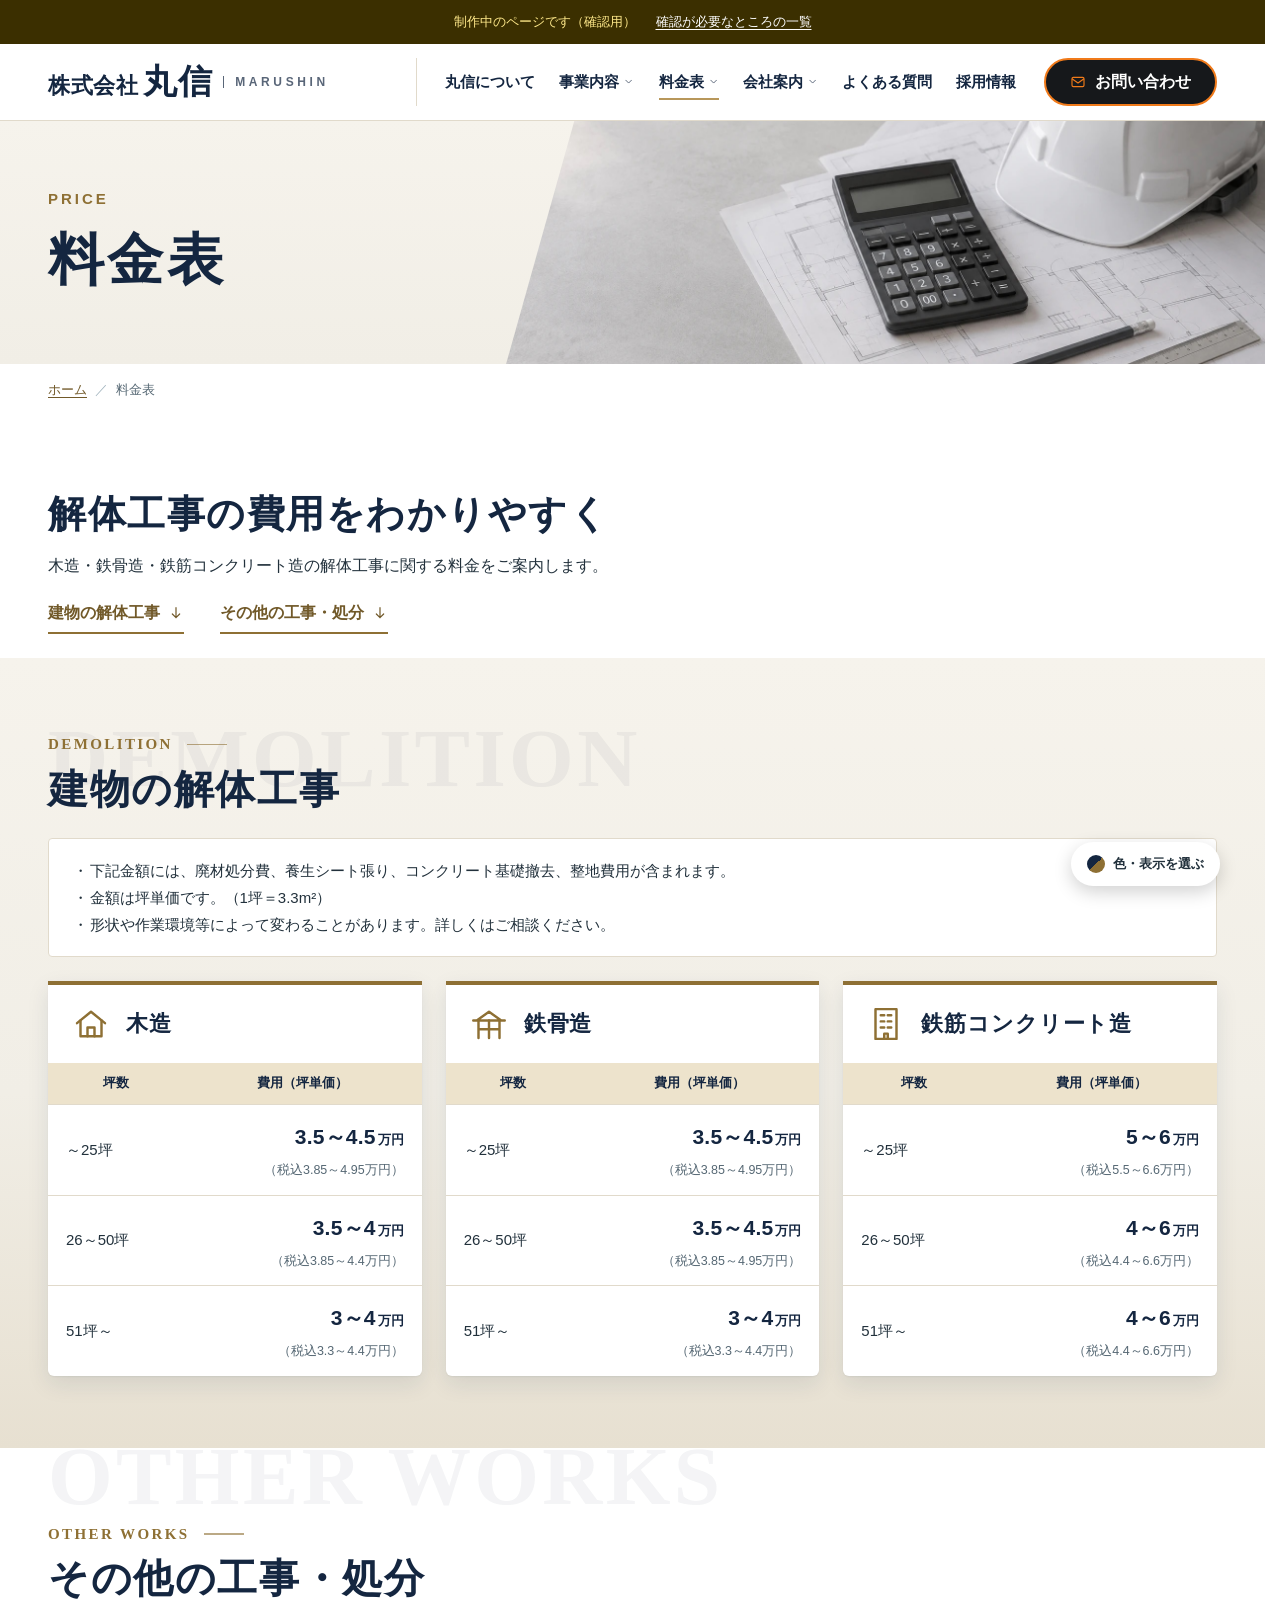
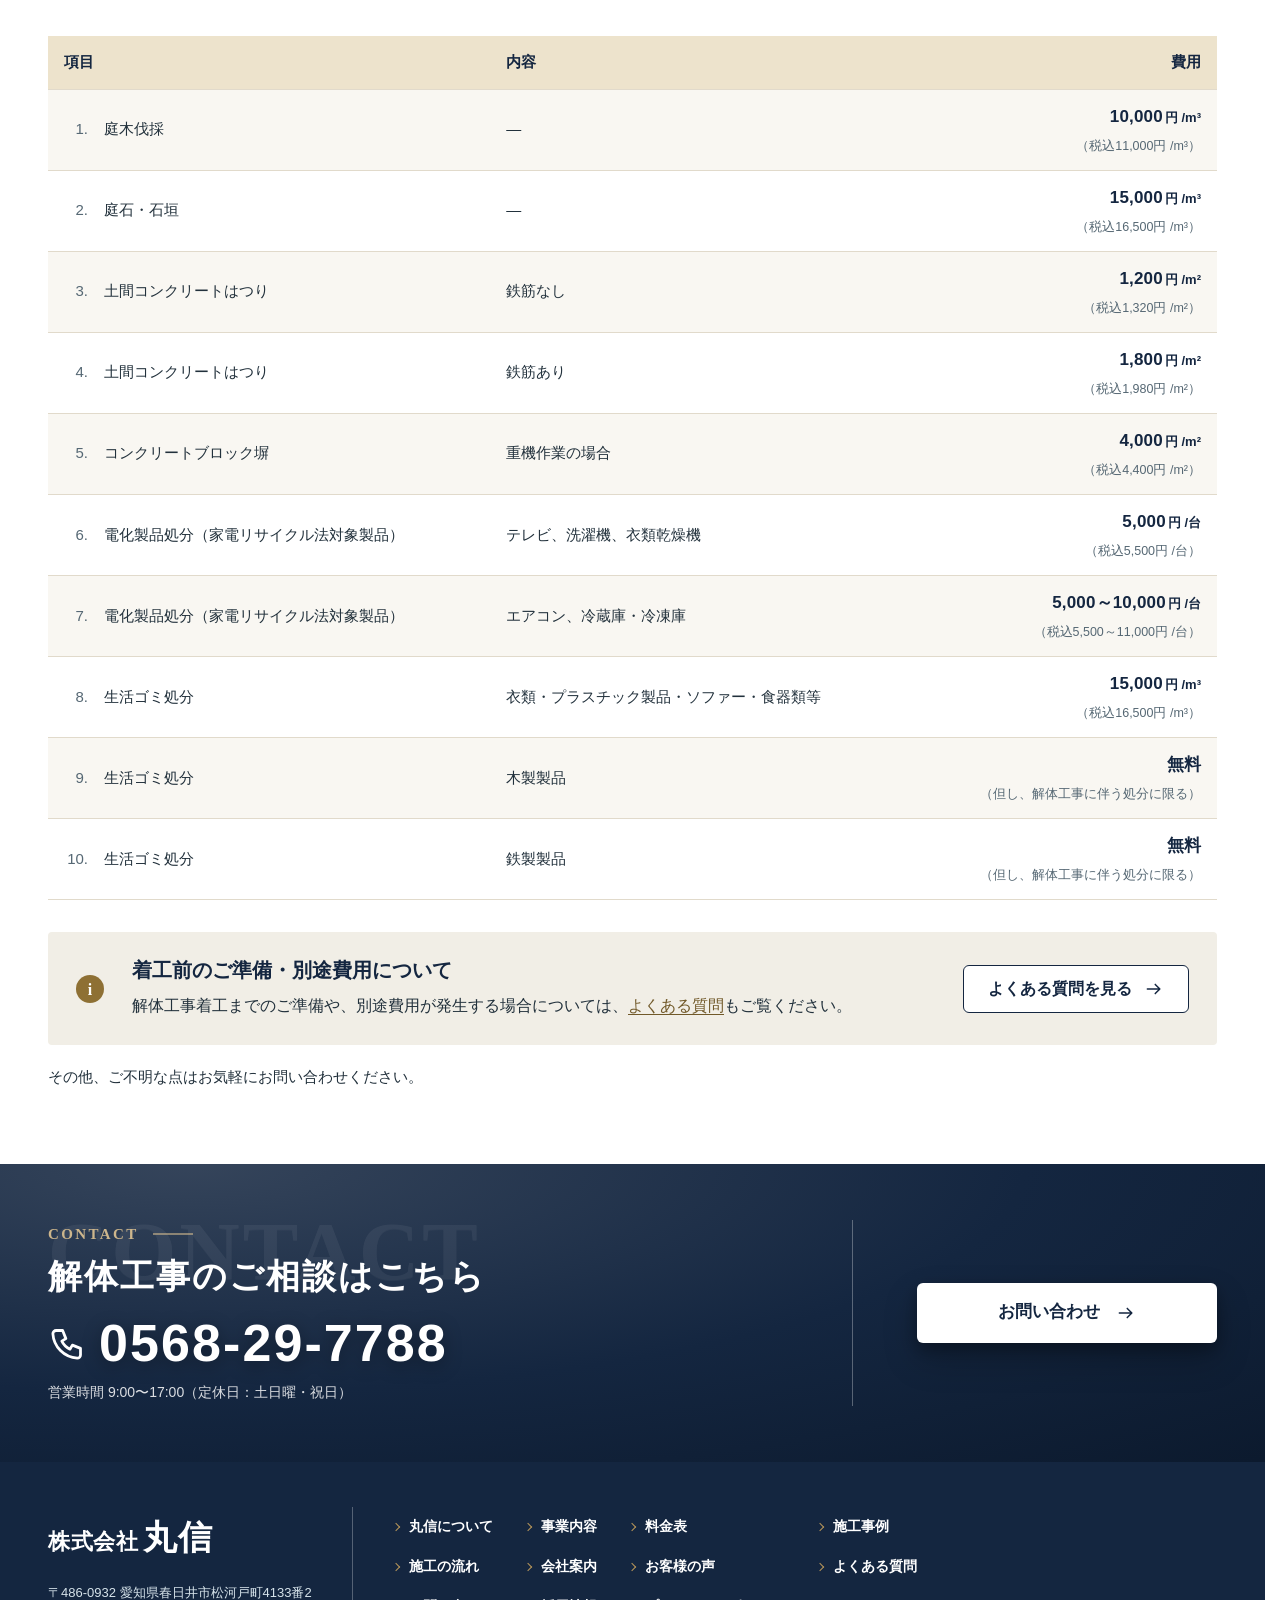
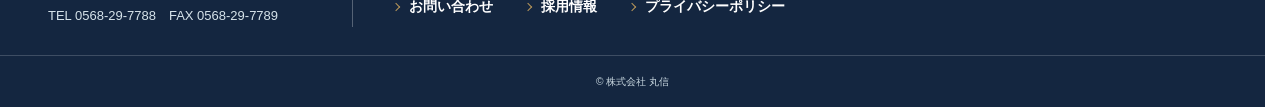
<file: price.html>
<!doctype html>
<html lang="ja">
<head>
<meta charset="utf-8">
<meta name="viewport" content="width=device-width,initial-scale=1">
<title>料金表｜株式会社 丸信（春日井市・名古屋市の解体工事）</title>
<meta name="description" content="木造・鉄骨造・鉄筋コンクリート造の解体工事の料金表と、庭木伐採・ブロック塀などその他の料金を掲載しています。">
<meta name="robots" content="noindex,nofollow">
<meta name="format-detection" content="telephone=no">
<meta property="og:type" content="website">
<meta property="og:site_name" content="株式会社 丸信">
<meta property="og:title" content="料金表｜株式会社 丸信（春日井市・名古屋市の解体工事）">
<meta property="og:description" content="木造・鉄骨造・鉄筋コンクリート造の解体工事の料金表と、庭木伐採・ブロック塀などその他の料金を掲載しています。">
<meta property="og:image" content="https://easywebcraft.github.io/marushin-design/images/ogp.jpg?v=da5e6cc7">
<meta name="twitter:card" content="summary_large_image">
<link rel="icon" href="favicon.ico" sizes="32x32">
<link rel="icon" href="images/icon/icon-192.png" type="image/png" sizes="192x192">
<link rel="apple-touch-icon" href="images/icon/apple-touch-icon.png">
<link rel="stylesheet" href="assets/style.css?v=01bc1d18">
<style>:root[data-theme="base"]{--navy:#17354B;--navy-d:#102838;--teal:#38A8B8;--teal-d:#147F8D;--teal-dd:#0E6773;--pale:#E6F1F6;--pale2:#F3F8FB;--line:#D3E0E8;--tint:#D5ECEE;--bg1:#eef5f9;--bg2:#dde9f0;}:root[data-theme="brick"]{--navy:#1E2B3C;--navy-d:#141E2B;--teal:#D0784F;--teal-d:#A9502A;--teal-dd:#8A3E1F;--pale:#F4ECE6;--pale2:#FAF6F2;--line:#E5D8CE;--tint:#F2DCCF;--bg1:#F8F2EE;--bg2:#EBDFD6;}:root[data-theme="orange"]{--navy:#24282D;--navy-d:#17191C;--teal:#F29A2E;--teal-d:#C66A0A;--teal-dd:#A3560A;--pale:#F5F1EA;--pale2:#FAF8F4;--line:#E4DDD2;--tint:#FBE3C4;--bg1:#F9F6F1;--bg2:#ECE5DA;}:root[data-theme="green"]{--navy:#1E3A2F;--navy-d:#142820;--teal:#5E9C6E;--teal-d:#2F7A4A;--teal-dd:#22603A;--pale:#E9F2EC;--pale2:#F4F9F5;--line:#D3E3D8;--tint:#D4EBDC;--bg1:#F0F6F2;--bg2:#DCE9E0;}:root[data-theme="brown"]{--navy:#3A2A1E;--navy-d:#271C13;--teal:#B08A4E;--teal-d:#8C6A33;--teal-dd:#6E5226;--pale:#F3EEE6;--pale2:#FAF7F2;--line:#E3D9CB;--tint:#EADFC9;--bg1:#F7F3EC;--bg2:#E9E0D2;}:root[data-theme="gray"]{--navy:#2B2F33;--navy-d:#1C1F22;--teal:#7A8590;--teal-d:#56616B;--teal-dd:#434C54;--pale:#EEF0F2;--pale2:#F7F8F9;--line:#DADEE2;--tint:#DDE2E7;--bg1:#F3F5F6;--bg2:#E3E7EA;}.tsw{position:fixed;right:60px;bottom:14px;z-index:57;font-size:13px}.tsw-btn{display:flex;align-items:center;gap:8px;min-height:44px;padding:0 16px;border:0;border-radius:999px;background:#fff;color:#22313C;font:inherit;font-weight:700;box-shadow:0 6px 18px rgba(0,0,0,.18);cursor:pointer}.tsw-dot{width:18px;height:18px;border-radius:50%;background:linear-gradient(135deg,var(--navy) 50%,var(--teal-d) 50%)}.tsw-list{position:absolute;right:0;bottom:calc(100% + 8px);width:280px;margin:0;padding:8px;list-style:none;background:#fff;border-radius:10px;box-shadow:0 10px 30px rgba(0,0,0,.2)}.tsw-list[hidden]{display:none}.tsw-list p{margin:4px 8px 6px;color:#566874;font-size:12px}.tsw-list button{display:flex;align-items:center;gap:10px;width:100%;min-height:44px;padding:4px 8px;border:0;border-radius:6px;background:none;color:#22313C;font:inherit;text-align:left;cursor:pointer}.tsw-list button:hover{background:#F3F5F7}.tsw-list button[aria-pressed="true"]{background:#EEF3F6;font-weight:700}.tsw-sw{flex:none;width:34px;height:22px;border-radius:4px;box-shadow:inset 0 0 0 1px rgba(0,0,0,.1)}.tsw-list p.tsw-h{margin:8px 8px 2px;color:#22313C;font-weight:700;font-size:12px}.tsw-bi{flex:none;display:grid;place-items:center;width:34px;height:22px;border-radius:4px;background:#22313C;color:#fff;font-weight:700;font-size:12px}@media (max-width:767px){.tsw{right:36px;bottom:84px}}@media print{.tsw{display:none}}</style>
<script>(function(){var k=null;try{var m=location.search.match(/[?&]color=([a-z]+)/);if(m){k=m[1];localStorage.setItem("mstheme",k)}else{k=localStorage.getItem("mstheme")}}catch(e){}if(k&&['gold', 'base', 'brick', 'orange', 'green', 'brown', 'gray'].indexOf(k)>0)document.documentElement.setAttribute("data-theme",k);var bn=null;try{if(/[?&]banner=open(&|$)/.test(location.search)){bn="open";localStorage.setItem("msbanner",bn)}else if(/[?&]banner=tab(&|$)/.test(location.search)){bn="tab";localStorage.setItem("msbanner",bn)}else{bn=localStorage.getItem("msbanner")}}catch(e){}if(bn==="open")document.documentElement.setAttribute("data-banner","open")})();</script>
</head>
<body>
<svg xmlns="http://www.w3.org/2000/svg" width="0" height="0" style="position:absolute" aria-hidden="true" focusable="false">
<defs>
<symbol id="i-mail" viewBox="0 0 24 24" fill="none" stroke="currentColor" stroke-width="1.7" stroke-linecap="round" stroke-linejoin="round"><rect x="3" y="5" width="18" height="14" rx="2"/><path d="M3.5 7.5l8.5 6 8.5-6"/></symbol>
<symbol id="i-phone" viewBox="0 0 24 24" fill="none" stroke="currentColor" stroke-width="1.7" stroke-linecap="round" stroke-linejoin="round"><path d="M5 4h4l2 5-2.5 1.5a11 11 0 0 0 5 5L15 13l5 2v4a2 2 0 0 1-2 2A16 16 0 0 1 3 6a2 2 0 0 1 2-2z"/></symbol>
<symbol id="i-chev" viewBox="0 0 24 24" fill="none" stroke="currentColor" stroke-width="2" stroke-linecap="round" stroke-linejoin="round"><path d="M9 6l6 6-6 6"/></symbol>
<symbol id="i-chat" viewBox="0 0 24 24" fill="none" stroke="currentColor" stroke-width="1.5" stroke-linecap="round" stroke-linejoin="round"><path d="M4 5h16v11H10l-5 4v-4H4z"/><path d="M8.5 10.5h.01M12 10.5h.01M15.5 10.5h.01"/></symbol>
<symbol id="i-users" viewBox="0 0 24 24" fill="none" stroke="currentColor" stroke-width="1.5" stroke-linecap="round" stroke-linejoin="round"><circle cx="12" cy="8" r="3"/><path d="M6.5 19.5c0-3 2.5-5.5 5.5-5.5s5.5 2.5 5.5 5.5"/><circle cx="5" cy="10" r="2"/><path d="M2 17c0-1.8 1.3-3.2 3-3.4"/><circle cx="19" cy="10" r="2"/><path d="M22 17c0-1.8-1.3-3.2-3-3.4"/></symbol>
<symbol id="i-greet" viewBox="0 0 24 24" fill="none" stroke="currentColor" stroke-width="1.5" stroke-linecap="round" stroke-linejoin="round"><path d="M3 11l9-7 9 7"/><path d="M5 9.5V20h14V9.5"/><path d="M12 17.2l-2.5-2.3a1.8 1.8 0 0 1 2.5-2.6 1.8 1.8 0 0 1 2.5 2.6z"/></symbol>
<symbol id="i-home" viewBox="0 0 24 24" fill="none" stroke="currentColor" stroke-width="1.5" stroke-linecap="round" stroke-linejoin="round"><path d="M3 11l9-7 9 7"/><path d="M5 9.5V20h14V9.5"/><path d="M10 20v-6h4v6"/></symbol>
<symbol id="i-doc" viewBox="0 0 24 24" fill="none" stroke="currentColor" stroke-width="1.5" stroke-linecap="round" stroke-linejoin="round"><path d="M6 3h9l4 4v14H6z"/><path d="M15 3v4h4"/><path d="M9 12h7M9 16h7"/></symbol>
<symbol id="i-pen" viewBox="0 0 24 24" fill="none" stroke="currentColor" stroke-width="1.5" stroke-linecap="round" stroke-linejoin="round"><path d="M4 20l4.5-1L20 7.5 16.5 4 5 15.5z"/><path d="M14 6.5l3.5 3.5"/></symbol>
<symbol id="i-search" viewBox="0 0 24 24" fill="none" stroke="currentColor" stroke-width="1.5" stroke-linecap="round" stroke-linejoin="round"><circle cx="11" cy="11" r="6"/><path d="M16 16l5 5"/></symbol>
<symbol id="i-calc" viewBox="0 0 24 24" fill="none" stroke="currentColor" stroke-width="1.5" stroke-linecap="round" stroke-linejoin="round"><rect x="5" y="3" width="14" height="18" rx="2"/><rect x="8" y="6" width="8" height="3.5" rx=".5"/><path d="M8.5 13h.01M12 13h.01M15.5 13h.01M8.5 16.5h.01M12 16.5h.01M15.5 16.5h.01"/></symbol>
<symbol id="i-clip" viewBox="0 0 24 24" fill="none" stroke="currentColor" stroke-width="1.5" stroke-linecap="round" stroke-linejoin="round"><rect x="5" y="5" width="14" height="16" rx="2"/><rect x="9" y="3" width="6" height="4" rx="1"/><path d="M9 12h6M9 16h6"/></symbol>
<symbol id="i-excavator" viewBox="0 0 24 24" fill="none" stroke="currentColor" stroke-width="1.5" stroke-linecap="round" stroke-linejoin="round"><rect x="2" y="17" width="12" height="4" rx="2"/><path d="M4 17v-6h5.5l2 6"/><path d="M9 11l4.5-7 5.5 4-1.5 5"/><path d="M17.5 13l4 1-1 4h-4z"/></symbol>
<symbol id="i-truck" viewBox="0 0 24 24" fill="none" stroke="currentColor" stroke-width="1.5" stroke-linecap="round" stroke-linejoin="round"><path d="M2 7h11v9H2z"/><path d="M13 10h4l4 3v3h-8z"/><circle cx="6.5" cy="18" r="2"/><circle cx="17" cy="18" r="2"/></symbol>
<symbol id="i-ground" viewBox="0 0 24 24" fill="none" stroke="currentColor" stroke-width="1.5" stroke-linecap="round" stroke-linejoin="round"><circle cx="12" cy="12" r="9"/><path d="M8 12.5l3 3 5-6"/></symbol>
<symbol id="i-pin" viewBox="0 0 24 24" fill="none" stroke="currentColor" stroke-width="1.5" stroke-linecap="round" stroke-linejoin="round"><path d="M12 21s7-6.2 7-11a7 7 0 1 0-14 0c0 4.8 7 11 7 11z"/><circle cx="12" cy="10" r="2.5"/></symbol>
<symbol id="i-ext" viewBox="0 0 24 24" fill="none" stroke="currentColor" stroke-width="1.7" stroke-linecap="round" stroke-linejoin="round"><path d="M14 4h6v6M20 4l-9 9"/><path d="M18 14v5a1 1 0 0 1-1 1H5a1 1 0 0 1-1-1V7a1 1 0 0 1 1-1h5"/></symbol>
</defs>
</svg>
<a class="skip" href="#main">本文へ移動</a>
<div class="draft"><span>制作中のページです（確認用）</span><a href="check.html">確認が必要なところの一覧</a></div>
<header class="hd">
<div class="hd-in">
<a class="logo" href="./" aria-label="株式会社 丸信 ホーム"><span class="logo-s">株式会社</span><span class="logo-l">丸信</span><span class="logo-en" lang="en" aria-hidden="true">MARUSHIN</span></a>
<nav class="gnav" aria-label="メインメニュー"><ul>
<li><a href="about.html">丸信について</a></li><li class="has-sub"><a href="jigyo.html" aria-haspopup="true">事業内容<svg class="ic gnav-dn" aria-hidden="true" focusable="false"><use href="#i-chev"/></svg></a><ul class="gnav-sub"><li><a href="case.html">施工事例</a></li><li><a href="flow.html">施工の流れ</a></li></ul></li><li class="has-sub"><a href="price.html" aria-current="page" aria-haspopup="true">料金表<svg class="ic gnav-dn" aria-hidden="true" focusable="false"><use href="#i-chev"/></svg></a><ul class="gnav-sub"><li><a href="price.html#demolition">解体工事料金</a></li><li><a href="price.html#other">その他料金</a></li></ul></li><li class="has-sub"><a href="outline.html" aria-haspopup="true">会社案内<svg class="ic gnav-dn" aria-hidden="true" focusable="false"><use href="#i-chev"/></svg></a><ul class="gnav-sub"><li><a href="outline.html#ol-prof">会社概要</a></li><li><a href="outline.html#ol-msg">社長あいさつ</a></li><li><a href="outline.html#ol-phil">経営方針</a></li></ul></li><li><a href="faq.html">よくある質問</a></li><li><a href="recruit.html">採用情報</a></li>
</ul></nav>
<a class="btn btn-teal hd-cta" href="contact.html"><svg class="ic" aria-hidden="true" focusable="false"><use href="#i-mail"/></svg>お問い合わせ</a>
<button class="burger" type="button" aria-expanded="false" aria-controls="drawer" aria-label="メニューを開く"><span></span><span></span><span></span></button>
</div>
<nav class="drawer" id="drawer" aria-label="すべてのページ" hidden>
<ul>
<li><a href="about.html">丸信について<svg class="ic" aria-hidden="true" focusable="false"><use href="#i-chev"/></svg></a></li><li><a href="jigyo.html">事業内容<svg class="ic" aria-hidden="true" focusable="false"><use href="#i-chev"/></svg></a></li><li><a href="case.html">施工事例<svg class="ic" aria-hidden="true" focusable="false"><use href="#i-chev"/></svg></a></li><li><a href="flow.html">施工の流れ<svg class="ic" aria-hidden="true" focusable="false"><use href="#i-chev"/></svg></a></li><li><a href="price.html" aria-current="page">料金表<svg class="ic" aria-hidden="true" focusable="false"><use href="#i-chev"/></svg></a></li><li><a href="outline.html">会社案内<svg class="ic" aria-hidden="true" focusable="false"><use href="#i-chev"/></svg></a></li><li><a href="faq.html">よくある質問<svg class="ic" aria-hidden="true" focusable="false"><use href="#i-chev"/></svg></a></li><li><a href="contact.html">お問い合わせ<svg class="ic" aria-hidden="true" focusable="false"><use href="#i-chev"/></svg></a></li><li><a href="recruit.html">採用情報<svg class="ic" aria-hidden="true" focusable="false"><use href="#i-chev"/></svg></a></li>
</ul>
<a class="drawer-tel" href="tel:0568297788"><svg class="ic" aria-hidden="true" focusable="false"><use href="#i-phone"/></svg><span><b>0568-29-7788</b><small>営業時間 9:00〜17:00（定休日：土日曜・祝日）</small></span></a>
<p class="drawer-foot"><a href="./">ホーム</a><a href="policy.html">プライバシーポリシー</a></p>
</nav>
</header>
<main id="main">
<div class="ph ph-au">
<div class="ph-img"><img src="images/ph/price.jpg" alt="" width="1536" height="1024" style="object-position:62% 50%"></div>
<div class="ph-in"><div class="ph-ttl"><p class="ph-en" lang="en">PRICE</p><h1>料金表</h1></div></div>
</div>
<nav class="bc" aria-label="現在位置"><ol><li><a href="./">ホーム</a></li><li aria-current="page">料金表</li></ol></nav>
<section class="sec pr-intro">
<div class="wrap">
<h2 class="t-ttl pr-lead-h">解体工事の費用をわかりやすく</h2>
<p class="pr-lead">木造・鉄骨造・鉄筋コンクリート造の解体工事に関する料金をご案内します。</p>
<ul class="pr-jump"><li><a href="#demolition">建物の解体工事<svg class="t-arw" viewBox="0 0 24 24" aria-hidden="true" focusable="false"><path d="M12 4v15M6.5 13.5 12 19l5.5-5.5" fill="none" stroke="currentColor" stroke-width="1.8" stroke-linecap="round" stroke-linejoin="round"/></svg></a></li><li><a href="#other">その他の工事・処分<svg class="t-arw" viewBox="0 0 24 24" aria-hidden="true" focusable="false"><path d="M12 4v15M6.5 13.5 12 19l5.5-5.5" fill="none" stroke="currentColor" stroke-width="1.8" stroke-linecap="round" stroke-linejoin="round"/></svg></a></li></ul>
</div>
</section>

<section class="sec pr-dm has-wm" data-wm="DEMOLITION" id="demolition" aria-labelledby="h-dm">
<div class="wrap">
<div class="pr-dm-h"><div><p class="cm-en" lang="en">DEMOLITION</p><h2 class="t-ttl" id="h-dm">建物の解体工事</h2></div>
</div>
<ul class="pr-notes"><li>下記金額には、廃材処分費、養生シート張り、コンクリート基礎撤去、整地費用が含まれます。</li><li>金額は坪単価です。（1坪＝3.3m²）</li><li>形状や作業環境等によって変わることがあります。詳しくはご相談ください。</li></ul>
<ul class="pr-cards"><li><h3><svg viewBox="0 0 24 24" fill="none" stroke="currentColor" stroke-width="1.4" stroke-linecap="round" stroke-linejoin="round" aria-hidden="true"><path d="M4 11.5 12 5l8 6.5"/><path d="M6 10v9h12v-9"/><path d="M10 19v-5h4v5"/></svg>木造</h3><table class="pr-t"><caption class="vh">木造の解体費用（坪単価）</caption><thead><tr><th scope="col">坪数</th><th scope="col">費用（坪単価）</th></tr></thead><tbody><tr><th scope="row">～25坪</th><td><b>3.5～4.5</b><small>万円</small><span class="pr-taxin">（税込3.85～4.95万円）</span></td></tr><tr><th scope="row">26～50坪</th><td><b>3.5～4</b><small>万円</small><span class="pr-taxin">（税込3.85～4.4万円）</span></td></tr><tr><th scope="row">51坪～</th><td><b>3～4</b><small>万円</small><span class="pr-taxin">（税込3.3～4.4万円）</span></td></tr></tbody></table></li><li><h3><svg viewBox="0 0 24 24" fill="none" stroke="currentColor" stroke-width="1.4" stroke-linecap="round" stroke-linejoin="round" aria-hidden="true"><path d="M3 10h18M5 10l7-5 7 5"/><path d="M6 10v10M18 10v10M12 10v10M6 15h12"/></svg>鉄骨造</h3><table class="pr-t"><caption class="vh">鉄骨造の解体費用（坪単価）</caption><thead><tr><th scope="col">坪数</th><th scope="col">費用（坪単価）</th></tr></thead><tbody><tr><th scope="row">～25坪</th><td><b>3.5～4.5</b><small>万円</small><span class="pr-taxin">（税込3.85～4.95万円）</span></td></tr><tr><th scope="row">26～50坪</th><td><b>3.5～4.5</b><small>万円</small><span class="pr-taxin">（税込3.85～4.95万円）</span></td></tr><tr><th scope="row">51坪～</th><td><b>3～4</b><small>万円</small><span class="pr-taxin">（税込3.3～4.4万円）</span></td></tr></tbody></table></li><li><h3><svg viewBox="0 0 24 24" fill="none" stroke="currentColor" stroke-width="1.4" stroke-linecap="round" stroke-linejoin="round" aria-hidden="true"><rect x="6" y="3.5" width="12" height="17"/><path d="M9 7h2M13 7h2M9 10.5h2M13 10.5h2M9 14h2M13 14h2M11 20.5v-3h2v3"/></svg>鉄筋コンクリート造</h3><table class="pr-t"><caption class="vh">鉄筋コンクリート造の解体費用（坪単価）</caption><thead><tr><th scope="col">坪数</th><th scope="col">費用（坪単価）</th></tr></thead><tbody><tr><th scope="row">～25坪</th><td><b>5～6</b><small>万円</small><span class="pr-taxin">（税込5.5～6.6万円）</span></td></tr><tr><th scope="row">26～50坪</th><td><b>4～6</b><small>万円</small><span class="pr-taxin">（税込4.4～6.6万円）</span></td></tr><tr><th scope="row">51坪～</th><td><b>4～6</b><small>万円</small><span class="pr-taxin">（税込4.4～6.6万円）</span></td></tr></tbody></table></li></ul>
</div>
</section>

<section class="sec pr-ot has-wm" data-wm="OTHER WORKS" id="other" aria-labelledby="h-ot">
<div class="wrap">
<p class="cm-en" lang="en">OTHER WORKS</p><h2 class="t-ttl" id="h-ot">その他の工事・処分</h2>
<div class="pr-tw"><table class="pr-ot-t"><caption class="vh">その他の工事・処分の料金</caption>
<thead><tr><th scope="col" colspan="2">項目</th><th scope="col">内容</th><th scope="col" class="num">費用</th></tr></thead>
<tbody><tr><td class="pr-no">1.</td><th scope="row">庭木伐採</th><td>―</td><td class="num"><b>10,000</b><small>円 /m³</small><span class="pr-taxin">（税込11,000円 /m³）</span></td></tr><tr><td class="pr-no">2.</td><th scope="row">庭石・石垣</th><td>―</td><td class="num"><b>15,000</b><small>円 /m³</small><span class="pr-taxin">（税込16,500円 /m³）</span></td></tr><tr><td class="pr-no">3.</td><th scope="row">土間コンクリートはつり</th><td>鉄筋なし</td><td class="num"><b>1,200</b><small>円 /m²</small><span class="pr-taxin">（税込1,320円 /m²）</span></td></tr><tr><td class="pr-no">4.</td><th scope="row">土間コンクリートはつり</th><td>鉄筋あり</td><td class="num"><b>1,800</b><small>円 /m²</small><span class="pr-taxin">（税込1,980円 /m²）</span></td></tr><tr><td class="pr-no">5.</td><th scope="row">コンクリートブロック塀</th><td>重機作業の場合</td><td class="num"><b>4,000</b><small>円 /m²</small><span class="pr-taxin">（税込4,400円 /m²）</span></td></tr><tr><td class="pr-no">6.</td><th scope="row">電化製品処分（家電リサイクル法対象製品）</th><td>テレビ、洗濯機、衣類乾燥機</td><td class="num"><b>5,000</b><small>円 /台</small><span class="pr-taxin">（税込5,500円 /台）</span></td></tr><tr><td class="pr-no">7.</td><th scope="row">電化製品処分（家電リサイクル法対象製品）</th><td>エアコン、冷蔵庫・冷凍庫</td><td class="num"><b>5,000～10,000</b><small>円 /台</small><span class="pr-taxin">（税込5,500～11,000円 /台）</span></td></tr><tr><td class="pr-no">8.</td><th scope="row">生活ゴミ処分</th><td>衣類・プラスチック製品・ソファー・食器類等</td><td class="num"><b>15,000</b><small>円 /m³</small><span class="pr-taxin">（税込16,500円 /m³）</span></td></tr><tr><td class="pr-no">9.</td><th scope="row">生活ゴミ処分</th><td>木製製品</td><td class="num"><b>無料</b><span class="pr-only">（但し、解体工事に伴う処分に限る）</span></td></tr><tr><td class="pr-no">10.</td><th scope="row">生活ゴミ処分</th><td>鉄製製品</td><td class="num"><b>無料</b><span class="pr-only">（但し、解体工事に伴う処分に限る）</span></td></tr></tbody></table></div>
<span class="todo-at" id="todo-1"></span>
<div class="pr-info"><span class="pr-i" aria-hidden="true">i</span>
<div><h3>着工前のご準備・別途費用について</h3><p>解体工事着工までのご準備や、別途費用が発生する場合については、<a href="faq.html#q9">よくある質問</a>もご覧ください。</p></div>
<a class="btn pr-info-btn" href="faq.html#q9">よくある質問を見る<svg class="t-arw" viewBox="0 0 24 24" aria-hidden="true" focusable="false"><path d="M4 12h15M13.5 6.5 19 12l-5.5 5.5" fill="none" stroke="currentColor" stroke-width="1.8" stroke-linecap="round" stroke-linejoin="round"/></svg></a></div>
<p class="pr-note">その他、ご不明な点はお気軽にお問い合わせください。</p>
</div>
</section>

<section class="ct-band has-wm" data-wm="CONTACT" aria-labelledby="h-contact">
<div class="wrap ct-in">
<div class="ct-l"><p class="cm-en" lang="en">CONTACT</p><h2 class="ct-ttl" id="h-contact">解体工事のご相談はこちら</h2>
<a class="ct-tel" href="tel:0568297788"><svg class="ic" aria-hidden="true" focusable="false"><use href="#i-phone"/></svg><span>0568-29-7788</span></a>
<p class="ct-hours">営業時間 9:00〜17:00（定休日：土日曜・祝日）</p>
</div>
<a class="btn btn-white ct-btn" href="contact.html">お問い合わせ<svg class="t-arw" viewBox="0 0 24 24" aria-hidden="true" focusable="false"><path d="M4 12h15M13.5 6.5 19 12l-5.5 5.5" fill="none" stroke="currentColor" stroke-width="1.8" stroke-linecap="round" stroke-linejoin="round"/></svg></a>
</div>
</section>

</main>
<footer class="ft">
<div class="ft-in">
<div class="ft-brand">
<a class="logo logo-w" href="./" aria-label="株式会社 丸信 ホーム"><span class="logo-s">株式会社</span><span class="logo-l">丸信</span></a>
<address>〒486-0932 愛知県春日井市松河戸町4133番2<br>TEL 0568-29-7788　FAX 0568-29-7789</address>
</div>
<nav class="ft-nav" aria-label="フッターメニュー"><ul>
<li><a href="about.html">丸信について</a></li><li><a href="jigyo.html">事業内容</a></li><li><a href="price.html">料金表</a></li><li><a href="case.html">施工事例</a></li><li><a href="flow.html">施工の流れ</a></li><li><a href="outline.html">会社案内</a></li><li><a href="voice.html">お客様の声</a></li><li><a href="faq.html">よくある質問</a></li><li><a href="contact.html">お問い合わせ</a></li><li><a href="recruit.html">採用情報</a></li><li><a href="policy.html">プライバシーポリシー</a></li>
</ul></nav>
</div>
<p class="copy"><small>&copy; 株式会社 丸信</small></p>
</footer>
<div class="fixbar">
<a class="btn btn-white-line" href="tel:0568297788"><svg class="ic" aria-hidden="true" focusable="false"><use href="#i-phone"/></svg>電話で相談</a>
<a class="btn btn-teal" href="contact.html"><svg class="ic" aria-hidden="true" focusable="false"><use href="#i-mail"/></svg>お問い合わせ</a>
</div>
<div class="tsw" id="tsw"><ul class="tsw-list" hidden><li><p class="tsw-h">色の案</p></li><li><button type="button" data-k="gold" aria-pressed="false"><span class="tsw-sw" style="background:linear-gradient(135deg,#142640 50%,#8E7034 50%)"></span>濃紺×金茶（今の色）</button></li><li><button type="button" data-k="base" aria-pressed="false"><span class="tsw-sw" style="background:linear-gradient(135deg,#17354B 50%,#147F8D 50%)"></span>紺×青緑</button></li><li><button type="button" data-k="brick" aria-pressed="false"><span class="tsw-sw" style="background:linear-gradient(135deg,#1E2B3C 50%,#A9502A 50%)"></span>紺×赤茶</button></li><li><button type="button" data-k="orange" aria-pressed="false"><span class="tsw-sw" style="background:linear-gradient(135deg,#24282D 50%,#C66A0A 50%)"></span>黒×オレンジ</button></li><li><button type="button" data-k="green" aria-pressed="false"><span class="tsw-sw" style="background:linear-gradient(135deg,#1E3A2F 50%,#2F7A4A 50%)"></span>深緑×緑</button></li><li><button type="button" data-k="brown" aria-pressed="false"><span class="tsw-sw" style="background:linear-gradient(135deg,#3A2A1E 50%,#8C6A33 50%)"></span>焦げ茶×黄土</button></li><li><button type="button" data-k="gray" aria-pressed="false"><span class="tsw-sw" style="background:linear-gradient(135deg,#2B2F33 50%,#56616B 50%)"></span>墨×グレー</button></li><li><p class="tsw-h">採用バナーの見せ方</p></li><li><button type="button" data-b="tab" aria-pressed="false"><span class="tsw-bi">A</span>札を押すとバナーが開く（今の形）</button></li><li><button type="button" data-b="open" aria-pressed="false"><span class="tsw-bi">B</span>バナーをいつも出しておく</button></li><li><p>選ぶとすぐにサイト全体が切り替わります。採用バナーはトップページを少し下へ進めると出ます</p></li></ul><button class="tsw-btn" type="button" aria-expanded="false"><span class="tsw-dot"></span>色・表示を選ぶ</button></div>
<script>(function(){var w=document.getElementById("tsw");if(!w)return;var b=w.querySelector(".tsw-btn"),l=w.querySelector(".tsw-list"),r=document.documentElement;var mark=function(){var k=r.getAttribute("data-theme")||"gold",bn=r.getAttribute("data-banner")==="open"?"open":"tab";Array.prototype.forEach.call(l.querySelectorAll("button[data-k]"),function(x){x.setAttribute("aria-pressed",x.getAttribute("data-k")===k?"true":"false")});Array.prototype.forEach.call(l.querySelectorAll("button[data-b]"),function(x){x.setAttribute("aria-pressed",x.getAttribute("data-b")===bn?"true":"false")})};b.addEventListener("click",function(){var o=l.hidden;l.hidden=!o;b.setAttribute("aria-expanded",o?"true":"false")});l.addEventListener("click",function(e){var y=e.target.closest("button[data-b]");if(y){var bn=y.getAttribute("data-b");if(bn==="open")r.setAttribute("data-banner","open");else r.removeAttribute("data-banner");try{localStorage.setItem("msbanner",bn)}catch(e){}if(window.msBannerMode)window.msBannerMode();mark();return}var x=e.target.closest("button[data-k]");if(!x)return;var k=x.getAttribute("data-k");if(k==="gold")r.removeAttribute("data-theme");else r.setAttribute("data-theme",k);try{localStorage.setItem("mstheme",k)}catch(e){}mark()});document.addEventListener("click",function(e){if(!w.contains(e.target)){l.hidden=true;b.setAttribute("aria-expanded","false")}});mark()})();</script>
<script src="assets/main.js?v=01bc1d18" defer></script>
</body>
</html>
</file>
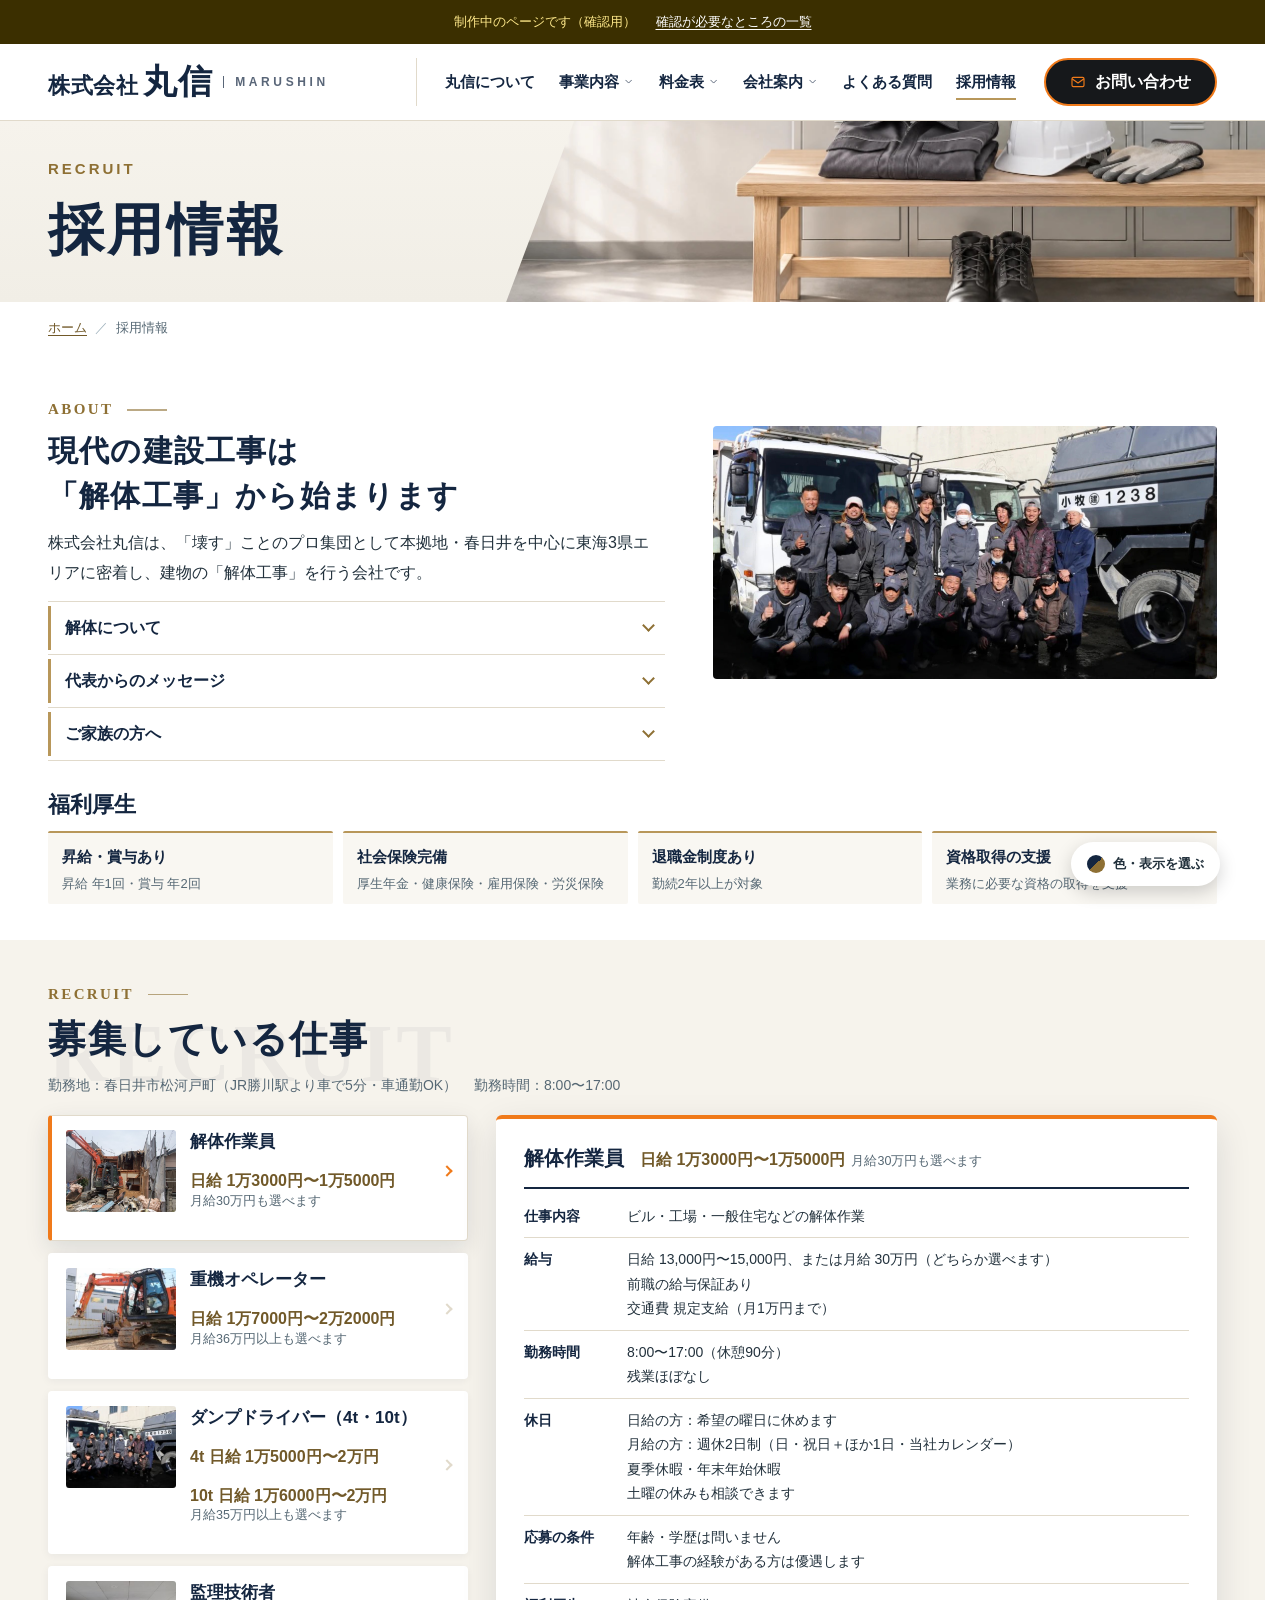
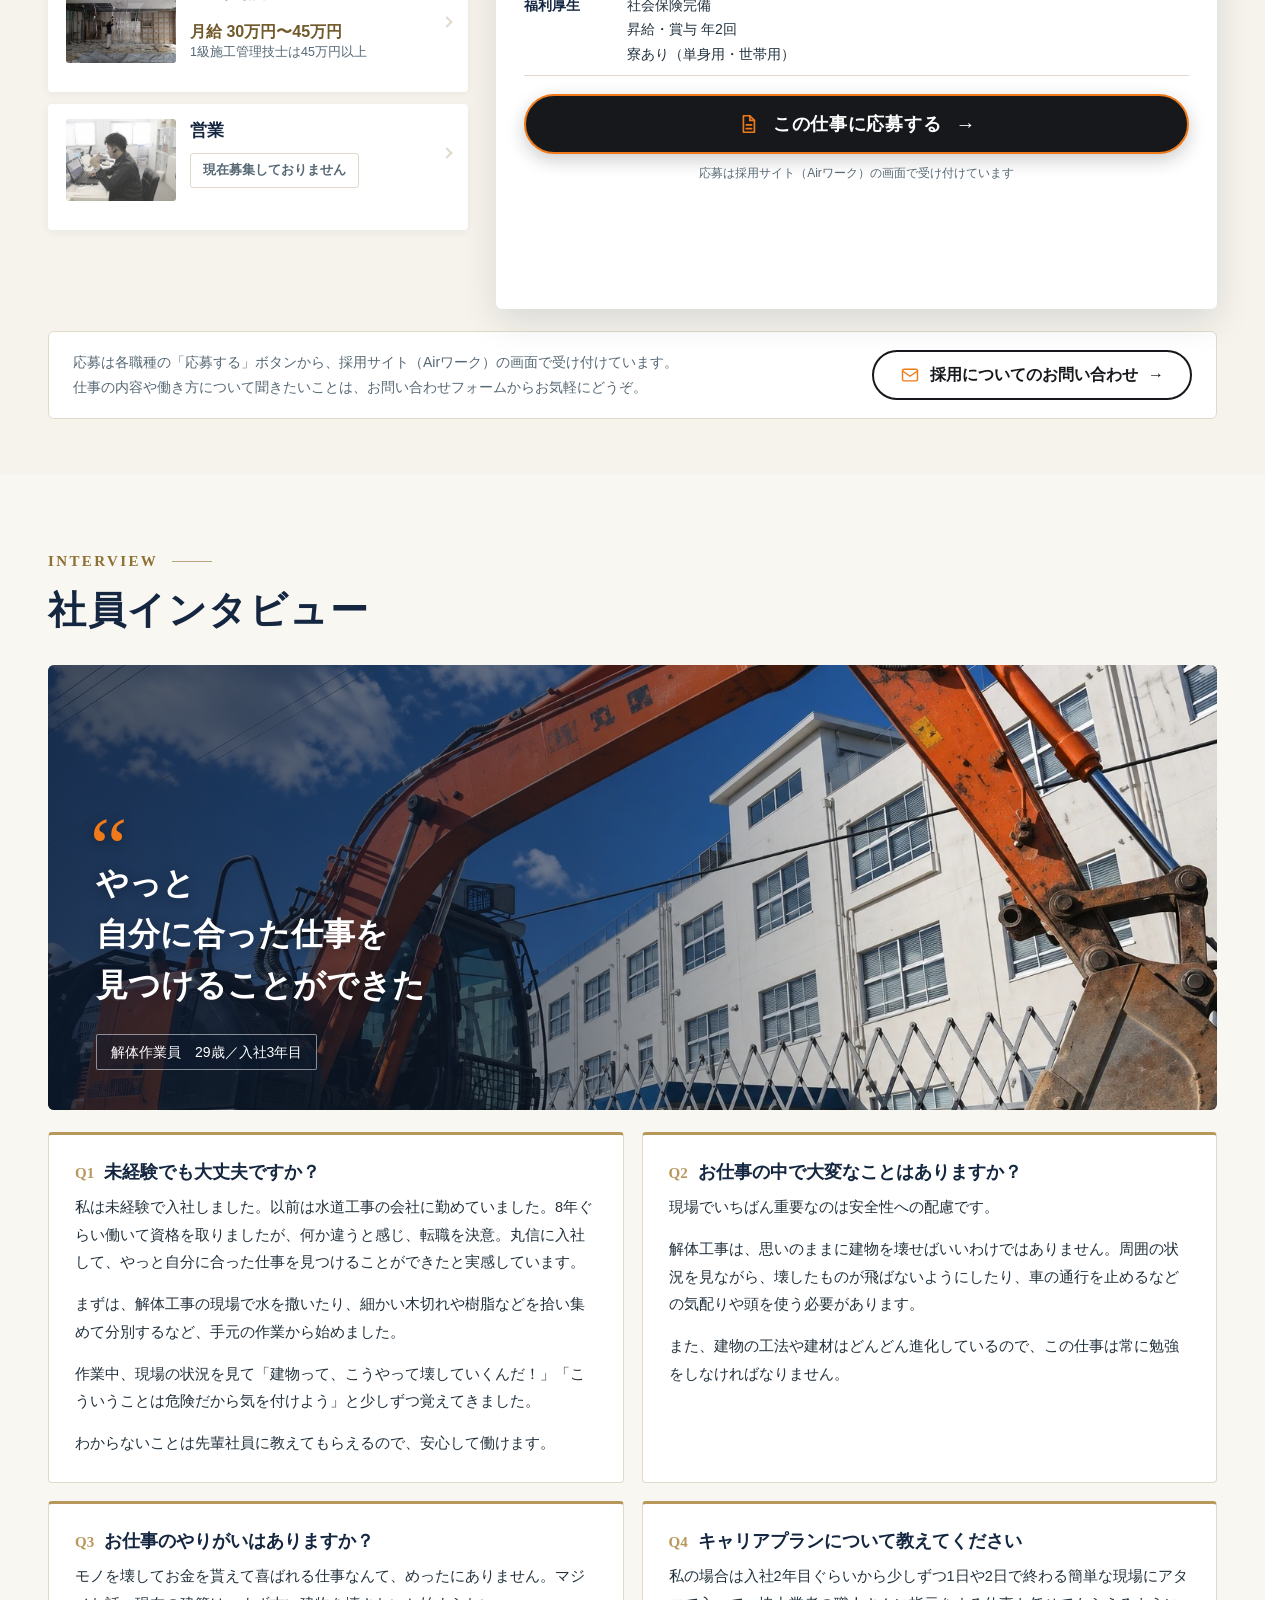
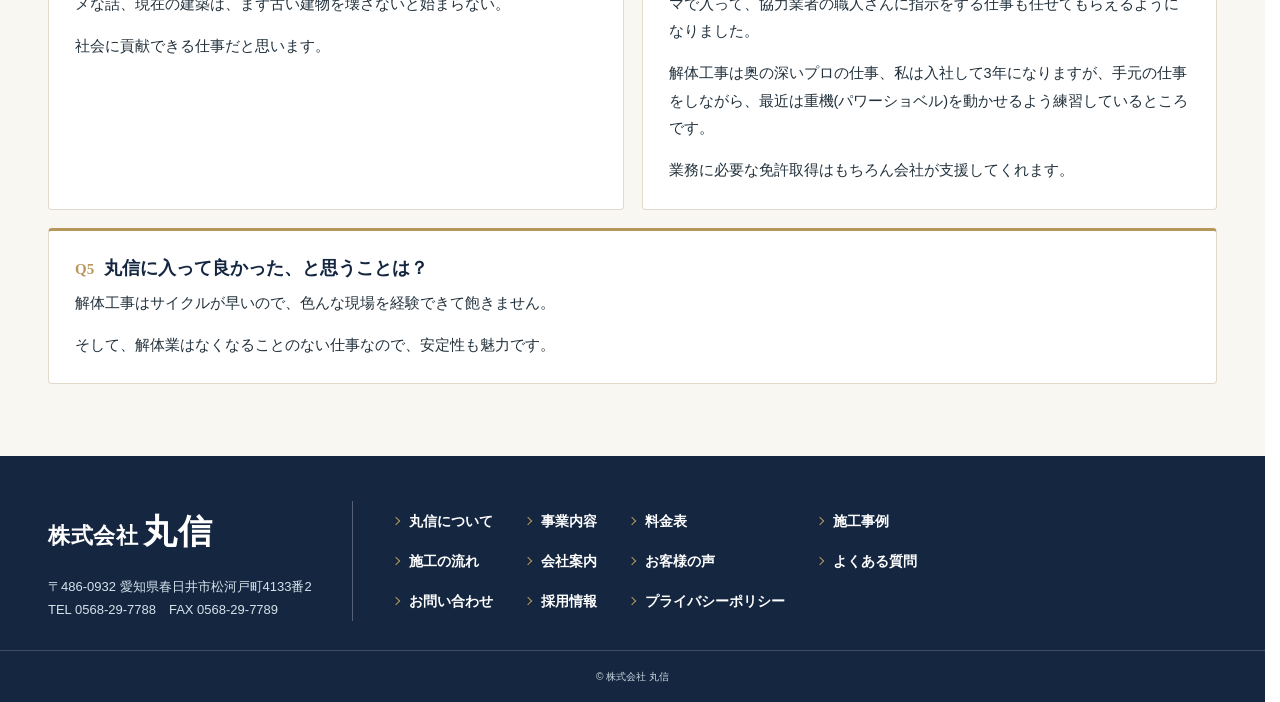
<file: recruit.html>
<!doctype html>
<html lang="ja">
<head>
<meta charset="utf-8">
<meta name="viewport" content="width=device-width,initial-scale=1">
<title>採用情報｜株式会社 丸信（春日井市・名古屋市の解体工事）</title>
<meta name="description" content="株式会社丸信の採用情報です。解体作業員・重機オペレーター・ダンプドライバー・監理技術者の求人、福利厚生、社員インタビューをご紹介します。">
<meta name="robots" content="noindex,nofollow">
<meta name="format-detection" content="telephone=no">
<meta property="og:type" content="website">
<meta property="og:site_name" content="株式会社 丸信">
<meta property="og:title" content="採用情報｜株式会社 丸信（春日井市・名古屋市の解体工事）">
<meta property="og:description" content="株式会社丸信の採用情報です。解体作業員・重機オペレーター・ダンプドライバー・監理技術者の求人、福利厚生、社員インタビューをご紹介します。">
<meta property="og:image" content="https://easywebcraft.github.io/marushin-design/images/ogp.jpg?v=da5e6cc7">
<meta name="twitter:card" content="summary_large_image">
<link rel="icon" href="favicon.ico" sizes="32x32">
<link rel="icon" href="images/icon/icon-192.png" type="image/png" sizes="192x192">
<link rel="apple-touch-icon" href="images/icon/apple-touch-icon.png">
<link rel="stylesheet" href="assets/style.css?v=01bc1d18">
<style>:root[data-theme="base"]{--navy:#17354B;--navy-d:#102838;--teal:#38A8B8;--teal-d:#147F8D;--teal-dd:#0E6773;--pale:#E6F1F6;--pale2:#F3F8FB;--line:#D3E0E8;--tint:#D5ECEE;--bg1:#eef5f9;--bg2:#dde9f0;}:root[data-theme="brick"]{--navy:#1E2B3C;--navy-d:#141E2B;--teal:#D0784F;--teal-d:#A9502A;--teal-dd:#8A3E1F;--pale:#F4ECE6;--pale2:#FAF6F2;--line:#E5D8CE;--tint:#F2DCCF;--bg1:#F8F2EE;--bg2:#EBDFD6;}:root[data-theme="orange"]{--navy:#24282D;--navy-d:#17191C;--teal:#F29A2E;--teal-d:#C66A0A;--teal-dd:#A3560A;--pale:#F5F1EA;--pale2:#FAF8F4;--line:#E4DDD2;--tint:#FBE3C4;--bg1:#F9F6F1;--bg2:#ECE5DA;}:root[data-theme="green"]{--navy:#1E3A2F;--navy-d:#142820;--teal:#5E9C6E;--teal-d:#2F7A4A;--teal-dd:#22603A;--pale:#E9F2EC;--pale2:#F4F9F5;--line:#D3E3D8;--tint:#D4EBDC;--bg1:#F0F6F2;--bg2:#DCE9E0;}:root[data-theme="brown"]{--navy:#3A2A1E;--navy-d:#271C13;--teal:#B08A4E;--teal-d:#8C6A33;--teal-dd:#6E5226;--pale:#F3EEE6;--pale2:#FAF7F2;--line:#E3D9CB;--tint:#EADFC9;--bg1:#F7F3EC;--bg2:#E9E0D2;}:root[data-theme="gray"]{--navy:#2B2F33;--navy-d:#1C1F22;--teal:#7A8590;--teal-d:#56616B;--teal-dd:#434C54;--pale:#EEF0F2;--pale2:#F7F8F9;--line:#DADEE2;--tint:#DDE2E7;--bg1:#F3F5F6;--bg2:#E3E7EA;}.tsw{position:fixed;right:60px;bottom:14px;z-index:57;font-size:13px}.tsw-btn{display:flex;align-items:center;gap:8px;min-height:44px;padding:0 16px;border:0;border-radius:999px;background:#fff;color:#22313C;font:inherit;font-weight:700;box-shadow:0 6px 18px rgba(0,0,0,.18);cursor:pointer}.tsw-dot{width:18px;height:18px;border-radius:50%;background:linear-gradient(135deg,var(--navy) 50%,var(--teal-d) 50%)}.tsw-list{position:absolute;right:0;bottom:calc(100% + 8px);width:280px;margin:0;padding:8px;list-style:none;background:#fff;border-radius:10px;box-shadow:0 10px 30px rgba(0,0,0,.2)}.tsw-list[hidden]{display:none}.tsw-list p{margin:4px 8px 6px;color:#566874;font-size:12px}.tsw-list button{display:flex;align-items:center;gap:10px;width:100%;min-height:44px;padding:4px 8px;border:0;border-radius:6px;background:none;color:#22313C;font:inherit;text-align:left;cursor:pointer}.tsw-list button:hover{background:#F3F5F7}.tsw-list button[aria-pressed="true"]{background:#EEF3F6;font-weight:700}.tsw-sw{flex:none;width:34px;height:22px;border-radius:4px;box-shadow:inset 0 0 0 1px rgba(0,0,0,.1)}.tsw-list p.tsw-h{margin:8px 8px 2px;color:#22313C;font-weight:700;font-size:12px}.tsw-bi{flex:none;display:grid;place-items:center;width:34px;height:22px;border-radius:4px;background:#22313C;color:#fff;font-weight:700;font-size:12px}@media (max-width:767px){.tsw{right:36px;bottom:84px}}@media print{.tsw{display:none}}</style>
<script>(function(){var k=null;try{var m=location.search.match(/[?&]color=([a-z]+)/);if(m){k=m[1];localStorage.setItem("mstheme",k)}else{k=localStorage.getItem("mstheme")}}catch(e){}if(k&&['gold', 'base', 'brick', 'orange', 'green', 'brown', 'gray'].indexOf(k)>0)document.documentElement.setAttribute("data-theme",k);var bn=null;try{if(/[?&]banner=open(&|$)/.test(location.search)){bn="open";localStorage.setItem("msbanner",bn)}else if(/[?&]banner=tab(&|$)/.test(location.search)){bn="tab";localStorage.setItem("msbanner",bn)}else{bn=localStorage.getItem("msbanner")}}catch(e){}if(bn==="open")document.documentElement.setAttribute("data-banner","open")})();</script>
</head>
<body>
<svg xmlns="http://www.w3.org/2000/svg" width="0" height="0" style="position:absolute" aria-hidden="true" focusable="false">
<defs>
<symbol id="i-mail" viewBox="0 0 24 24" fill="none" stroke="currentColor" stroke-width="1.7" stroke-linecap="round" stroke-linejoin="round"><rect x="3" y="5" width="18" height="14" rx="2"/><path d="M3.5 7.5l8.5 6 8.5-6"/></symbol>
<symbol id="i-phone" viewBox="0 0 24 24" fill="none" stroke="currentColor" stroke-width="1.7" stroke-linecap="round" stroke-linejoin="round"><path d="M5 4h4l2 5-2.5 1.5a11 11 0 0 0 5 5L15 13l5 2v4a2 2 0 0 1-2 2A16 16 0 0 1 3 6a2 2 0 0 1 2-2z"/></symbol>
<symbol id="i-chev" viewBox="0 0 24 24" fill="none" stroke="currentColor" stroke-width="2" stroke-linecap="round" stroke-linejoin="round"><path d="M9 6l6 6-6 6"/></symbol>
<symbol id="i-chat" viewBox="0 0 24 24" fill="none" stroke="currentColor" stroke-width="1.5" stroke-linecap="round" stroke-linejoin="round"><path d="M4 5h16v11H10l-5 4v-4H4z"/><path d="M8.5 10.5h.01M12 10.5h.01M15.5 10.5h.01"/></symbol>
<symbol id="i-users" viewBox="0 0 24 24" fill="none" stroke="currentColor" stroke-width="1.5" stroke-linecap="round" stroke-linejoin="round"><circle cx="12" cy="8" r="3"/><path d="M6.5 19.5c0-3 2.5-5.5 5.5-5.5s5.5 2.5 5.5 5.5"/><circle cx="5" cy="10" r="2"/><path d="M2 17c0-1.8 1.3-3.2 3-3.4"/><circle cx="19" cy="10" r="2"/><path d="M22 17c0-1.8-1.3-3.2-3-3.4"/></symbol>
<symbol id="i-greet" viewBox="0 0 24 24" fill="none" stroke="currentColor" stroke-width="1.5" stroke-linecap="round" stroke-linejoin="round"><path d="M3 11l9-7 9 7"/><path d="M5 9.5V20h14V9.5"/><path d="M12 17.2l-2.5-2.3a1.8 1.8 0 0 1 2.5-2.6 1.8 1.8 0 0 1 2.5 2.6z"/></symbol>
<symbol id="i-home" viewBox="0 0 24 24" fill="none" stroke="currentColor" stroke-width="1.5" stroke-linecap="round" stroke-linejoin="round"><path d="M3 11l9-7 9 7"/><path d="M5 9.5V20h14V9.5"/><path d="M10 20v-6h4v6"/></symbol>
<symbol id="i-doc" viewBox="0 0 24 24" fill="none" stroke="currentColor" stroke-width="1.5" stroke-linecap="round" stroke-linejoin="round"><path d="M6 3h9l4 4v14H6z"/><path d="M15 3v4h4"/><path d="M9 12h7M9 16h7"/></symbol>
<symbol id="i-pen" viewBox="0 0 24 24" fill="none" stroke="currentColor" stroke-width="1.5" stroke-linecap="round" stroke-linejoin="round"><path d="M4 20l4.5-1L20 7.5 16.5 4 5 15.5z"/><path d="M14 6.5l3.5 3.5"/></symbol>
<symbol id="i-search" viewBox="0 0 24 24" fill="none" stroke="currentColor" stroke-width="1.5" stroke-linecap="round" stroke-linejoin="round"><circle cx="11" cy="11" r="6"/><path d="M16 16l5 5"/></symbol>
<symbol id="i-calc" viewBox="0 0 24 24" fill="none" stroke="currentColor" stroke-width="1.5" stroke-linecap="round" stroke-linejoin="round"><rect x="5" y="3" width="14" height="18" rx="2"/><rect x="8" y="6" width="8" height="3.5" rx=".5"/><path d="M8.5 13h.01M12 13h.01M15.5 13h.01M8.5 16.5h.01M12 16.5h.01M15.5 16.5h.01"/></symbol>
<symbol id="i-clip" viewBox="0 0 24 24" fill="none" stroke="currentColor" stroke-width="1.5" stroke-linecap="round" stroke-linejoin="round"><rect x="5" y="5" width="14" height="16" rx="2"/><rect x="9" y="3" width="6" height="4" rx="1"/><path d="M9 12h6M9 16h6"/></symbol>
<symbol id="i-excavator" viewBox="0 0 24 24" fill="none" stroke="currentColor" stroke-width="1.5" stroke-linecap="round" stroke-linejoin="round"><rect x="2" y="17" width="12" height="4" rx="2"/><path d="M4 17v-6h5.5l2 6"/><path d="M9 11l4.5-7 5.5 4-1.5 5"/><path d="M17.5 13l4 1-1 4h-4z"/></symbol>
<symbol id="i-truck" viewBox="0 0 24 24" fill="none" stroke="currentColor" stroke-width="1.5" stroke-linecap="round" stroke-linejoin="round"><path d="M2 7h11v9H2z"/><path d="M13 10h4l4 3v3h-8z"/><circle cx="6.5" cy="18" r="2"/><circle cx="17" cy="18" r="2"/></symbol>
<symbol id="i-ground" viewBox="0 0 24 24" fill="none" stroke="currentColor" stroke-width="1.5" stroke-linecap="round" stroke-linejoin="round"><circle cx="12" cy="12" r="9"/><path d="M8 12.5l3 3 5-6"/></symbol>
<symbol id="i-pin" viewBox="0 0 24 24" fill="none" stroke="currentColor" stroke-width="1.5" stroke-linecap="round" stroke-linejoin="round"><path d="M12 21s7-6.2 7-11a7 7 0 1 0-14 0c0 4.8 7 11 7 11z"/><circle cx="12" cy="10" r="2.5"/></symbol>
<symbol id="i-ext" viewBox="0 0 24 24" fill="none" stroke="currentColor" stroke-width="1.7" stroke-linecap="round" stroke-linejoin="round"><path d="M14 4h6v6M20 4l-9 9"/><path d="M18 14v5a1 1 0 0 1-1 1H5a1 1 0 0 1-1-1V7a1 1 0 0 1 1-1h5"/></symbol>
</defs>
</svg>
<a class="skip" href="#main">本文へ移動</a>
<div class="draft"><span>制作中のページです（確認用）</span><a href="check.html">確認が必要なところの一覧</a></div>
<header class="hd">
<div class="hd-in">
<a class="logo" href="./" aria-label="株式会社 丸信 ホーム"><span class="logo-s">株式会社</span><span class="logo-l">丸信</span><span class="logo-en" lang="en" aria-hidden="true">MARUSHIN</span></a>
<nav class="gnav" aria-label="メインメニュー"><ul>
<li><a href="about.html">丸信について</a></li><li class="has-sub"><a href="jigyo.html" aria-haspopup="true">事業内容<svg class="ic gnav-dn" aria-hidden="true" focusable="false"><use href="#i-chev"/></svg></a><ul class="gnav-sub"><li><a href="case.html">施工事例</a></li><li><a href="flow.html">施工の流れ</a></li></ul></li><li class="has-sub"><a href="price.html" aria-haspopup="true">料金表<svg class="ic gnav-dn" aria-hidden="true" focusable="false"><use href="#i-chev"/></svg></a><ul class="gnav-sub"><li><a href="price.html#demolition">解体工事料金</a></li><li><a href="price.html#other">その他料金</a></li></ul></li><li class="has-sub"><a href="outline.html" aria-haspopup="true">会社案内<svg class="ic gnav-dn" aria-hidden="true" focusable="false"><use href="#i-chev"/></svg></a><ul class="gnav-sub"><li><a href="outline.html#ol-prof">会社概要</a></li><li><a href="outline.html#ol-msg">社長あいさつ</a></li><li><a href="outline.html#ol-phil">経営方針</a></li></ul></li><li><a href="faq.html">よくある質問</a></li><li><a href="recruit.html" aria-current="page">採用情報</a></li>
</ul></nav>
<a class="btn btn-teal hd-cta" href="contact.html"><svg class="ic" aria-hidden="true" focusable="false"><use href="#i-mail"/></svg>お問い合わせ</a>
<button class="burger" type="button" aria-expanded="false" aria-controls="drawer" aria-label="メニューを開く"><span></span><span></span><span></span></button>
</div>
<nav class="drawer" id="drawer" aria-label="すべてのページ" hidden>
<ul>
<li><a href="about.html">丸信について<svg class="ic" aria-hidden="true" focusable="false"><use href="#i-chev"/></svg></a></li><li><a href="jigyo.html">事業内容<svg class="ic" aria-hidden="true" focusable="false"><use href="#i-chev"/></svg></a></li><li><a href="case.html">施工事例<svg class="ic" aria-hidden="true" focusable="false"><use href="#i-chev"/></svg></a></li><li><a href="flow.html">施工の流れ<svg class="ic" aria-hidden="true" focusable="false"><use href="#i-chev"/></svg></a></li><li><a href="price.html">料金表<svg class="ic" aria-hidden="true" focusable="false"><use href="#i-chev"/></svg></a></li><li><a href="outline.html">会社案内<svg class="ic" aria-hidden="true" focusable="false"><use href="#i-chev"/></svg></a></li><li><a href="faq.html">よくある質問<svg class="ic" aria-hidden="true" focusable="false"><use href="#i-chev"/></svg></a></li><li><a href="contact.html">お問い合わせ<svg class="ic" aria-hidden="true" focusable="false"><use href="#i-chev"/></svg></a></li><li><a href="recruit.html" aria-current="page">採用情報<svg class="ic" aria-hidden="true" focusable="false"><use href="#i-chev"/></svg></a></li>
</ul>
<a class="drawer-tel" href="tel:0568297788"><svg class="ic" aria-hidden="true" focusable="false"><use href="#i-phone"/></svg><span><b>0568-29-7788</b><small>営業時間 9:00〜17:00（定休日：土日曜・祝日）</small></span></a>
<p class="drawer-foot"><a href="./">ホーム</a><a href="policy.html">プライバシーポリシー</a></p>
</nav>
</header>
<main id="main">
<div class="ph ph-au">
<div class="ph-img"><img src="images/ph/recruit.jpg" alt="" width="1536" height="1024" style="object-position:74% 80%"></div>
<div class="ph-in"><div class="ph-ttl"><p class="ph-en" lang="en">RECRUIT</p><h1>採用情報</h1></div></div>
</div>
<nav class="bc" aria-label="現在位置"><ol><li><a href="./">ホーム</a></li><li aria-current="page">採用情報</li></ol></nav>
<section class="sec rc-about" aria-labelledby="h-rc-about">
<div class="wrap rc-about-in">
<div class="rc-about-tx">
<p class="cm-en" lang="en">ABOUT</p>
<h2 class="t-ttl" id="h-rc-about">現代の建設工事は<br>「解体工事」から始まります</h2>
<p>株式会社丸信は、「壊す」ことのプロ集団として本拠地・春日井を中心に東海3県エリアに密着し、建物の「解体工事」を行う会社です。</p>
<div class="rc-accs">
<details class="rc-acc"><summary>解体について</summary><div class="rc-acc-b">
<p>現在の建築は、まっさらな土地に新しく建てるのではなく、既存の建物を壊してから建てるのが主流です。これまで人々の暮らしを支えてきた建物が、再開発により新しく建造され、よりもっと人々の暮らしを豊かにする。その前提には必ず解体工事があるのです。まさに、これは「創造的破壊」であり、再開発の過程に私たちの技術は必要不可欠です。</p>
</div></details>
<details class="rc-acc"><summary>代表からのメッセージ</summary><div class="rc-acc-b">
<p>現在の建設工事のスタートは「解体工事」から始まります。その重要度の割に、建設現場の裏方的存在で脚光を浴びることはありませんでしたが、2016年6月に建設業許可の改定に伴い、解体工事業が新たに追加されました。これは解体工事が専門職として、行政から認められたと言う事です。</p>
<p>公衆災害の防止、産業廃棄物の適正処理、密集地内での解体技術の向上等、やるべきことは多岐にわたります。着実に安定成長し続ける「解体業界」、そして「株式会社丸信」で、共により魅力的な創造的破壊に取り組んでいきましょう！</p>
</div></details>
<details class="rc-acc"><summary>ご家族の方へ</summary><div class="rc-acc-b">
<p>平成15年に法人化して以来、丁寧な建物解体技術が評価され、お客様が着実に増えています。また、官公庁からの仕事も増え、地域社会にも貢献して参りました。</p>
<span class="todo-at" id="todo-5"></span>
<p>作業スタッフは能力次第で随時昇給し、資格取得も会社がバックアップするなど、長く勤められる環境の整備をしています。</p>
<p>建築業界経験者も、全くの未経験者も大歓迎。ご入社される全ての方々を将来の幹部候補としてお迎えしております。</p>
</div></details>
</div>
</div>
<figure class="rc-staff"><img src="images/about-staff.jpg" alt="丸信の社員の集合写真" width="2000" height="1003" loading="lazy" decoding="async"></figure>
</div>
</section>

<section class="sec rc-ben" aria-labelledby="h-rc-ben">
<div class="wrap">
<h2 class="rc-h" id="h-rc-ben">福利厚生</h2>
<ul class="rc-ben-l"><li><b>昇給・賞与あり</b><span>昇給 年1回・賞与 年2回</span></li><li><b>社会保険完備</b><span>厚生年金・健康保険・雇用保険・労災保険</span></li><li><b>退職金制度あり</b><span>勤続2年以上が対象</span></li><li><b>資格取得の支援</b><span>業務に必要な資格の取得を支援</span></li></ul>
</div>
</section>

<section class="sec rc-jobs has-wm" data-wm="RECRUIT" id="jobs" aria-labelledby="h-rc-jobs">
<div class="wrap">
<p class="cm-en" lang="en">RECRUIT</p>
<h2 class="t-ttl" id="h-rc-jobs">募集している仕事</h2>
<p class="rc-common"><span class="ib">勤務地：春日井市松河戸町（JR勝川駅より車で5分・車通勤OK）</span><span class="ib">勤務時間：8:00〜17:00</span></p>
<ul class="rc-job-l"><li class="rc-job"><img src="images/recruit/kaitai.jpg" alt="" width="400" height="300" loading="lazy" decoding="async">
<div class="rc-job-tx"><h3>解体作業員</h3><p class="rc-desc">ビル・工場・一般住宅などの解体作業をお任せします。年齢・学歴は問いません。</p><p class="rc-pay"><b><span class="nw">日給 1万3000円</span>〜<span class="nw">1万5000円</span></b><small>月給30万円も選べます</small></p>
<ul class="rc-tags"><li>残業ほぼなし</li><li>寮あり</li><li>前職の給与保証</li></ul></div>
<details class="rc-more"><summary>詳しい条件を見る</summary><div class="rc-pop">
<div class="rc-pop-h" aria-hidden="true"><p class="rc-pop-n">解体作業員</p><p class="rc-pay"><b><span class="nw">日給 1万3000円</span>〜<span class="nw">1万5000円</span></b><small>月給30万円も選べます</small></p></div><dl class="rc-cond"><div><dt>仕事内容</dt><dd>ビル・工場・一般住宅などの解体作業</dd></div><div><dt>給与</dt><dd>日給 13,000円〜15,000円、または月給 30万円（どちらか選べます）<br>前職の給与保証あり<br>交通費 規定支給（月1万円まで）</dd></div><div><dt>勤務時間</dt><dd>8:00〜17:00（休憩90分）<br>残業ほぼなし</dd></div><div><dt>休日</dt><dd>日給の方：希望の曜日に休めます<br>月給の方：週休2日制（日・祝日＋ほか1日・当社カレンダー）<br>夏季休暇・年末年始休暇<br>土曜の休みも相談できます</dd></div><div><dt>応募の条件</dt><dd>年齢・学歴は問いません<br>解体工事の経験がある方は優遇します</dd></div><div><dt>福利厚生</dt><dd>社会保険完備<br>昇給・賞与 年2回<br>寮あり（単身用・世帯用）</dd></div></dl>
<div class="rc-btns"><a class="btn rc-btn" href="https://arwrk.net/recruit/yr19dq6rh1okksq/1528501/" target="_blank" rel="noopener"><svg class="rc-btn-ic" viewBox="0 0 24 24" aria-hidden="true" focusable="false"><path d="M7 3h7l5 5v13H7z" fill="none" stroke="currentColor" stroke-width="1.8" stroke-linejoin="round"/><path d="M14 3v5h5M10 13h6M10 17h6" fill="none" stroke="currentColor" stroke-width="1.8" stroke-linecap="round"/></svg><span>この仕事に応募する</span><span class="rc-btn-ar" aria-hidden="true">→</span><span class="vh">（採用サイト・Airワークが開きます）</span></a></div><p class="rc-via">応募は採用サイト（Airワーク）の画面で受け付けています</p></div></details></li><li class="rc-job"><img src="images/recruit/juki.jpg" alt="" width="400" height="250" loading="lazy" decoding="async">
<div class="rc-job-tx"><h3>重機オペレーター</h3><p class="rc-desc">解体工事の現場で、重機を動かして建物を解体します。車両系建設機械の技能講習の修了が必要です。</p><p class="rc-pay"><b><span class="nw">日給 1万7000円</span>〜<span class="nw">2万2000円</span></b><small>月給36万円以上も選べます</small></p>
<ul class="rc-tags"><li>残業ほぼなし</li><li>遠方での勤務なし</li><li>前職の給与保証</li></ul></div>
<details class="rc-more"><summary>詳しい条件を見る</summary><div class="rc-pop">
<div class="rc-pop-h" aria-hidden="true"><p class="rc-pop-n">重機オペレーター</p><p class="rc-pay"><b><span class="nw">日給 1万7000円</span>〜<span class="nw">2万2000円</span></b><small>月給36万円以上も選べます</small></p></div><dl class="rc-cond"><div><dt>仕事内容</dt><dd>解体工事の現場で、重機を使った解体作業（ビル・工場・一般住宅など）</dd></div><div><dt>給与</dt><dd>日給 17,000円〜22,000円、または月給 36万円以上（どちらか選べます）<br>前職の給与保証あり<br>交通費 規定支給（月1万円まで）</dd></div><div><dt>勤務時間</dt><dd>8:00〜17:00（休憩90分）<br>残業ほぼなし</dd></div><div><dt>休日</dt><dd>日給の方：希望の曜日に休めます<br>月給の方：週休2日制（日・祝日＋ほか1日・当社カレンダー）<br>夏季休暇・年末年始休暇</dd></div><div><dt>応募の条件</dt><dd>車両系建設機械（解体用）運転技能講習の修了<br>車両系建設機械（整地・運搬・積込み用及び掘削用）運転技能講習の修了</dd></div><div><dt>福利厚生</dt><dd>社会保険完備<br>賞与（8月・12月。入社半年後からそれぞれ10万円以上）<br>能力次第で随時昇給<br>退職金制度（中退共）・資格取得の支援・制服貸与</dd></div></dl>
<div class="rc-btns"><a class="btn rc-btn" href="https://arwrk.net/recruit/yr19dq6rh1okksq/4627236/" target="_blank" rel="noopener"><svg class="rc-btn-ic" viewBox="0 0 24 24" aria-hidden="true" focusable="false"><path d="M7 3h7l5 5v13H7z" fill="none" stroke="currentColor" stroke-width="1.8" stroke-linejoin="round"/><path d="M14 3v5h5M10 13h6M10 17h6" fill="none" stroke="currentColor" stroke-width="1.8" stroke-linecap="round"/></svg><span>この仕事に応募する</span><span class="rc-btn-ar" aria-hidden="true">→</span><span class="vh">（採用サイト・Airワークが開きます）</span></a></div><p class="rc-via">応募は採用サイト（Airワーク）の画面で受け付けています</p></div></details></li><li class="rc-job"><img src="images/recruit/dump.jpg" alt="" width="400" height="250" loading="lazy" decoding="async">
<div class="rc-job-tx"><h3>ダンプドライバー（4t・10t）</h3><p class="rc-desc">ダンプの運転と、廃材の選別・運搬、解体作業を行います。4tは中型免許、10tは大型免許が必要です。</p><p class="rc-pay"><b><span class="nw">4t 日給 1万5000円</span>〜<span class="nw">2万円</span></b></p><p class="rc-pay"><b><span class="nw">10t 日給 1万6000円</span>〜<span class="nw">2万円</span></b><small>月給35万円以上も選べます</small></p>
<ul class="rc-tags"><li>残業ほぼなし</li><li>遠方での勤務なし</li><li>前職の給与保証</li></ul></div>
<details class="rc-more"><summary>詳しい条件を見る</summary><div class="rc-pop">
<div class="rc-pop-h" aria-hidden="true"><p class="rc-pop-n">ダンプドライバー（4t・10t）</p><p class="rc-pay"><b><span class="nw">4t 日給 1万5000円</span>〜<span class="nw">2万円</span></b></p><p class="rc-pay"><b><span class="nw">10t 日給 1万6000円</span>〜<span class="nw">2万円</span></b><small>月給35万円以上も選べます</small></p></div><dl class="rc-cond"><div><dt>仕事内容</dt><dd>ダンプの運転と、解体作業・廃材の選別・運搬<br>現場は春日井市から車で1時間ほどのエリア内</dd></div><div><dt>給与</dt><dd>4t：日給 15,000円〜20,000円<br>10t：日給 16,000円〜20,000円<br>どちらも月給 35万円以上も選べます<br>交通費 規定支給</dd></div><div><dt>勤務時間</dt><dd>8:00〜17:00（休憩90分・現場によります）<br>残業ほぼなし</dd></div><div><dt>休日</dt><dd>日給の方：希望の曜日に休めます<br>月給の方：週休2日制（当社カレンダー）<br>夏季休暇・年末年始休暇</dd></div><div><dt>応募の条件</dt><dd>4t：中型自動車免許（AT限定不可）以上<br>10t：大型自動車免許<br>未経験の方も歓迎します</dd></div><div><dt>福利厚生</dt><dd>社会保険完備<br>賞与（8月・12月。入社半年後からそれぞれ10万円以上）<br>能力次第で随時昇給<br>退職金制度（中退共）・資格取得の支援・制服貸与</dd></div></dl>
<div class="rc-btns"><a class="btn rc-btn" href="https://arwrk.net/recruit/yr19dq6rh1okksq/4627177/" target="_blank" rel="noopener"><svg class="rc-btn-ic" viewBox="0 0 24 24" aria-hidden="true" focusable="false"><path d="M7 3h7l5 5v13H7z" fill="none" stroke="currentColor" stroke-width="1.8" stroke-linejoin="round"/><path d="M14 3v5h5M10 13h6M10 17h6" fill="none" stroke="currentColor" stroke-width="1.8" stroke-linecap="round"/></svg><span>4tの仕事に応募する</span><span class="rc-btn-ar" aria-hidden="true">→</span><span class="vh">（採用サイト・Airワークが開きます）</span></a><a class="btn rc-btn" href="https://arwrk.net/recruit/yr19dq6rh1okksq/4627203/" target="_blank" rel="noopener"><svg class="rc-btn-ic" viewBox="0 0 24 24" aria-hidden="true" focusable="false"><path d="M7 3h7l5 5v13H7z" fill="none" stroke="currentColor" stroke-width="1.8" stroke-linejoin="round"/><path d="M14 3v5h5M10 13h6M10 17h6" fill="none" stroke="currentColor" stroke-width="1.8" stroke-linecap="round"/></svg><span>10tの仕事に応募する</span><span class="rc-btn-ar" aria-hidden="true">→</span><span class="vh">（採用サイト・Airワークが開きます）</span></a></div><p class="rc-via">応募は採用サイト（Airワーク）の画面で受け付けています</p></div></details></li><li class="rc-job"><img src="images/recruit/kanri.jpg" alt="" width="400" height="250" loading="lazy" decoding="async">
<div class="rc-job-tx"><h3>監理技術者</h3><p class="rc-desc">お客様との打ち合わせ、施工計画書や官公庁への書類の作成、協力業者さんへの発注、工程の管理を担当します。</p><p class="rc-pay"><b><span class="nw">月給 30万円</span>〜<span class="nw">45万円</span></b><small>1級施工管理技士は45万円以上</small></p>
<ul class="rc-tags"><li>週休2日制</li><li>営業車貸与（通勤にも可）</li><li>前職の給与保証</li></ul></div>
<details class="rc-more"><summary>詳しい条件を見る</summary><div class="rc-pop">
<div class="rc-pop-h" aria-hidden="true"><p class="rc-pop-n">監理技術者</p><p class="rc-pay"><b><span class="nw">月給 30万円</span>〜<span class="nw">45万円</span></b><small>1級施工管理技士は45万円以上</small></p></div><dl class="rc-cond"><div><dt>仕事内容</dt><dd>お客様との打ち合わせ、施工計画書や官公庁への書類の作成<br>協力業者さんとの折衝・発注、工程の管理、現場での技術の指導</dd></div><div><dt>給与</dt><dd>月給 30万円〜45万円<br>1級施工管理技士（土木・建築）：45万円以上／2級：35万円以上／資格なし：30万円以上<br>前職の給与保証あり<br>交通費 規定支給（月1万円まで）</dd></div><div><dt>勤務時間</dt><dd>8:00〜17:00（休憩90分）<br>残業ほぼなし</dd></div><div><dt>休日</dt><dd>週休2日制<br>夏季休暇・年末年始休暇</dd></div><div><dt>応募の条件</dt><dd>普通自動車免許（AT限定可）<br>1級・2級の土木／建築施工管理技士があれば尚可</dd></div><div><dt>福利厚生</dt><dd>社会保険完備<br>昇給・賞与 年2回<br>寮あり（単身用・世帯用）<br>営業車の貸与（通勤にも使えます）</dd></div></dl>
<div class="rc-btns"><a class="btn rc-btn" href="https://arwrk.net/recruit/yr19dq6rh1okksq/1528560/" target="_blank" rel="noopener"><svg class="rc-btn-ic" viewBox="0 0 24 24" aria-hidden="true" focusable="false"><path d="M7 3h7l5 5v13H7z" fill="none" stroke="currentColor" stroke-width="1.8" stroke-linejoin="round"/><path d="M14 3v5h5M10 13h6M10 17h6" fill="none" stroke="currentColor" stroke-width="1.8" stroke-linecap="round"/></svg><span>この仕事に応募する</span><span class="rc-btn-ar" aria-hidden="true">→</span><span class="vh">（採用サイト・Airワークが開きます）</span></a></div><p class="rc-via">応募は採用サイト（Airワーク）の画面で受け付けています</p></div></details></li><li class="rc-job rc-off"><img src="images/recruit/eigyo.jpg" alt="" width="400" height="250" loading="lazy" decoding="async">
<div class="rc-job-tx"><h3>営業</h3><p class="rc-desc">ゼネコンや住宅メーカー、工務店などからのご依頼で、解体工事の見積もりから施工管理までを行います。</p>
<p class="rc-closed">現在募集しておりません</p></div>
<details class="rc-more"><summary>詳しい条件を見る</summary><div class="rc-pop">
<div class="rc-pop-h" aria-hidden="true"><p class="rc-pop-n">営業</p></div>
<p class="rc-off-msg">現在募集しておりません</p>
<p class="rc-off-tx">ゼネコンや住宅メーカー、工務店などからのご依頼で、解体工事の見積もりから施工管理までを行います。</p></div></details></li></ul>
<div class="rc-ask"><p>応募は各職種の「応募する」ボタンから、採用サイト（Airワーク）の画面で受け付けています。<br>仕事の内容や働き方について聞きたいことは、お問い合わせフォームからお気軽にどうぞ。</p>
<a class="btn rc-ask-btn" href="contact.html?about=recruit"><svg class="ic" aria-hidden="true" focusable="false"><use href="#i-mail"/></svg>採用についてのお問い合わせ<span aria-hidden="true">→</span></a></div>
</div>
</section>

<section class="sec rc-iv" aria-labelledby="h-rc-iv">
<div class="wrap">
<p class="cm-en" lang="en">INTERVIEW</p>
<h2 class="t-ttl" id="h-rc-iv">社員インタビュー</h2>
<figure class="rc-iv-top">
<img src="images/top/fv-1.jpg" alt="" width="1536" height="1024" loading="lazy" decoding="async">
<figcaption><blockquote class="rc-quote"><p><span>やっと</span><br><span>自分に合った仕事を</span><br><span>見つけることができた</span></p></blockquote>
<p class="rc-who">解体作業員　29歳／入社3年目</p></figcaption>
</figure>
<ul class="rc-qas"><li class="rc-qa"><h3><span class="rc-qn" aria-hidden="true">Q1</span>未経験でも大丈夫ですか？</h3><p>私は未経験で入社しました。以前は水道工事の会社に勤めていました。8年ぐらい働いて資格を取りましたが、何か違うと感じ、転職を決意。丸信に入社して、やっと自分に合った仕事を見つけることができたと実感しています。</p><p>まずは、解体工事の現場で水を撒いたり、細かい木切れや樹脂などを拾い集めて分別するなど、手元の作業から始めました。</p><p>作業中、現場の状況を見て「建物って、こうやって壊していくんだ！」「こういうことは危険だから気を付けよう」と少しずつ覚えてきました。</p><p>わからないことは先輩社員に教えてもらえるので、安心して働けます。</p></li><li class="rc-qa"><h3><span class="rc-qn" aria-hidden="true">Q2</span>お仕事の中で大変なことはありますか？</h3><p>現場でいちばん重要なのは安全性への配慮です。</p><p>解体工事は、思いのままに建物を壊せばいいわけではありません。周囲の状況を見ながら、壊したものが飛ばないようにしたり、車の通行を止めるなどの気配りや頭を使う必要があります。</p><p>また、建物の工法や建材はどんどん進化しているので、この仕事は常に勉強をしなければなりません。</p></li><li class="rc-qa"><h3><span class="rc-qn" aria-hidden="true">Q3</span>お仕事のやりがいはありますか？</h3><p>モノを壊してお金を貰えて喜ばれる仕事なんて、めったにありません。マジメな話、現在の建築は、まず古い建物を壊さないと始まらない。</p><p>社会に貢献できる仕事だと思います。</p></li><li class="rc-qa"><h3><span class="rc-qn" aria-hidden="true">Q4</span>キャリアプランについて教えてください</h3><p>私の場合は入社2年目ぐらいから少しずつ1日や2日で終わる簡単な現場にアタマで入って、協力業者の職人さんに指示をする仕事も任せてもらえるようになりました。</p><p>解体工事は奥の深いプロの仕事、私は入社して3年になりますが、手元の仕事をしながら、最近は重機(パワーショベル)を動かせるよう練習しているところです。</p><p>業務に必要な免許取得はもちろん会社が支援してくれます。</p></li><li class="rc-qa"><h3><span class="rc-qn" aria-hidden="true">Q5</span>丸信に入って良かった、と思うことは？</h3><p>解体工事はサイクルが早いので、色んな現場を経験できて飽きません。</p><p>そして、解体業はなくなることのない仕事なので、安定性も魅力です。</p></li></ul>
</div>
</section>


</main>
<footer class="ft">
<div class="ft-in">
<div class="ft-brand">
<a class="logo logo-w" href="./" aria-label="株式会社 丸信 ホーム"><span class="logo-s">株式会社</span><span class="logo-l">丸信</span></a>
<address>〒486-0932 愛知県春日井市松河戸町4133番2<br>TEL 0568-29-7788　FAX 0568-29-7789</address>
</div>
<nav class="ft-nav" aria-label="フッターメニュー"><ul>
<li><a href="about.html">丸信について</a></li><li><a href="jigyo.html">事業内容</a></li><li><a href="price.html">料金表</a></li><li><a href="case.html">施工事例</a></li><li><a href="flow.html">施工の流れ</a></li><li><a href="outline.html">会社案内</a></li><li><a href="voice.html">お客様の声</a></li><li><a href="faq.html">よくある質問</a></li><li><a href="contact.html">お問い合わせ</a></li><li><a href="recruit.html">採用情報</a></li><li><a href="policy.html">プライバシーポリシー</a></li>
</ul></nav>
</div>
<p class="copy"><small>&copy; 株式会社 丸信</small></p>
</footer>
<div class="fixbar">
<a class="btn btn-white-line" href="tel:0568297788"><svg class="ic" aria-hidden="true" focusable="false"><use href="#i-phone"/></svg>電話で相談</a>
<a class="btn btn-teal" href="contact.html"><svg class="ic" aria-hidden="true" focusable="false"><use href="#i-mail"/></svg>お問い合わせ</a>
</div>
<div class="tsw" id="tsw"><ul class="tsw-list" hidden><li><p class="tsw-h">色の案</p></li><li><button type="button" data-k="gold" aria-pressed="false"><span class="tsw-sw" style="background:linear-gradient(135deg,#142640 50%,#8E7034 50%)"></span>濃紺×金茶（今の色）</button></li><li><button type="button" data-k="base" aria-pressed="false"><span class="tsw-sw" style="background:linear-gradient(135deg,#17354B 50%,#147F8D 50%)"></span>紺×青緑</button></li><li><button type="button" data-k="brick" aria-pressed="false"><span class="tsw-sw" style="background:linear-gradient(135deg,#1E2B3C 50%,#A9502A 50%)"></span>紺×赤茶</button></li><li><button type="button" data-k="orange" aria-pressed="false"><span class="tsw-sw" style="background:linear-gradient(135deg,#24282D 50%,#C66A0A 50%)"></span>黒×オレンジ</button></li><li><button type="button" data-k="green" aria-pressed="false"><span class="tsw-sw" style="background:linear-gradient(135deg,#1E3A2F 50%,#2F7A4A 50%)"></span>深緑×緑</button></li><li><button type="button" data-k="brown" aria-pressed="false"><span class="tsw-sw" style="background:linear-gradient(135deg,#3A2A1E 50%,#8C6A33 50%)"></span>焦げ茶×黄土</button></li><li><button type="button" data-k="gray" aria-pressed="false"><span class="tsw-sw" style="background:linear-gradient(135deg,#2B2F33 50%,#56616B 50%)"></span>墨×グレー</button></li><li><p class="tsw-h">採用バナーの見せ方</p></li><li><button type="button" data-b="tab" aria-pressed="false"><span class="tsw-bi">A</span>札を押すとバナーが開く（今の形）</button></li><li><button type="button" data-b="open" aria-pressed="false"><span class="tsw-bi">B</span>バナーをいつも出しておく</button></li><li><p>選ぶとすぐにサイト全体が切り替わります。採用バナーはトップページを少し下へ進めると出ます</p></li></ul><button class="tsw-btn" type="button" aria-expanded="false"><span class="tsw-dot"></span>色・表示を選ぶ</button></div>
<script>(function(){var w=document.getElementById("tsw");if(!w)return;var b=w.querySelector(".tsw-btn"),l=w.querySelector(".tsw-list"),r=document.documentElement;var mark=function(){var k=r.getAttribute("data-theme")||"gold",bn=r.getAttribute("data-banner")==="open"?"open":"tab";Array.prototype.forEach.call(l.querySelectorAll("button[data-k]"),function(x){x.setAttribute("aria-pressed",x.getAttribute("data-k")===k?"true":"false")});Array.prototype.forEach.call(l.querySelectorAll("button[data-b]"),function(x){x.setAttribute("aria-pressed",x.getAttribute("data-b")===bn?"true":"false")})};b.addEventListener("click",function(){var o=l.hidden;l.hidden=!o;b.setAttribute("aria-expanded",o?"true":"false")});l.addEventListener("click",function(e){var y=e.target.closest("button[data-b]");if(y){var bn=y.getAttribute("data-b");if(bn==="open")r.setAttribute("data-banner","open");else r.removeAttribute("data-banner");try{localStorage.setItem("msbanner",bn)}catch(e){}if(window.msBannerMode)window.msBannerMode();mark();return}var x=e.target.closest("button[data-k]");if(!x)return;var k=x.getAttribute("data-k");if(k==="gold")r.removeAttribute("data-theme");else r.setAttribute("data-theme",k);try{localStorage.setItem("mstheme",k)}catch(e){}mark()});document.addEventListener("click",function(e){if(!w.contains(e.target)){l.hidden=true;b.setAttribute("aria-expanded","false")}});mark()})();</script>
<script src="assets/main.js?v=01bc1d18" defer></script>
</body>
</html>
</file>
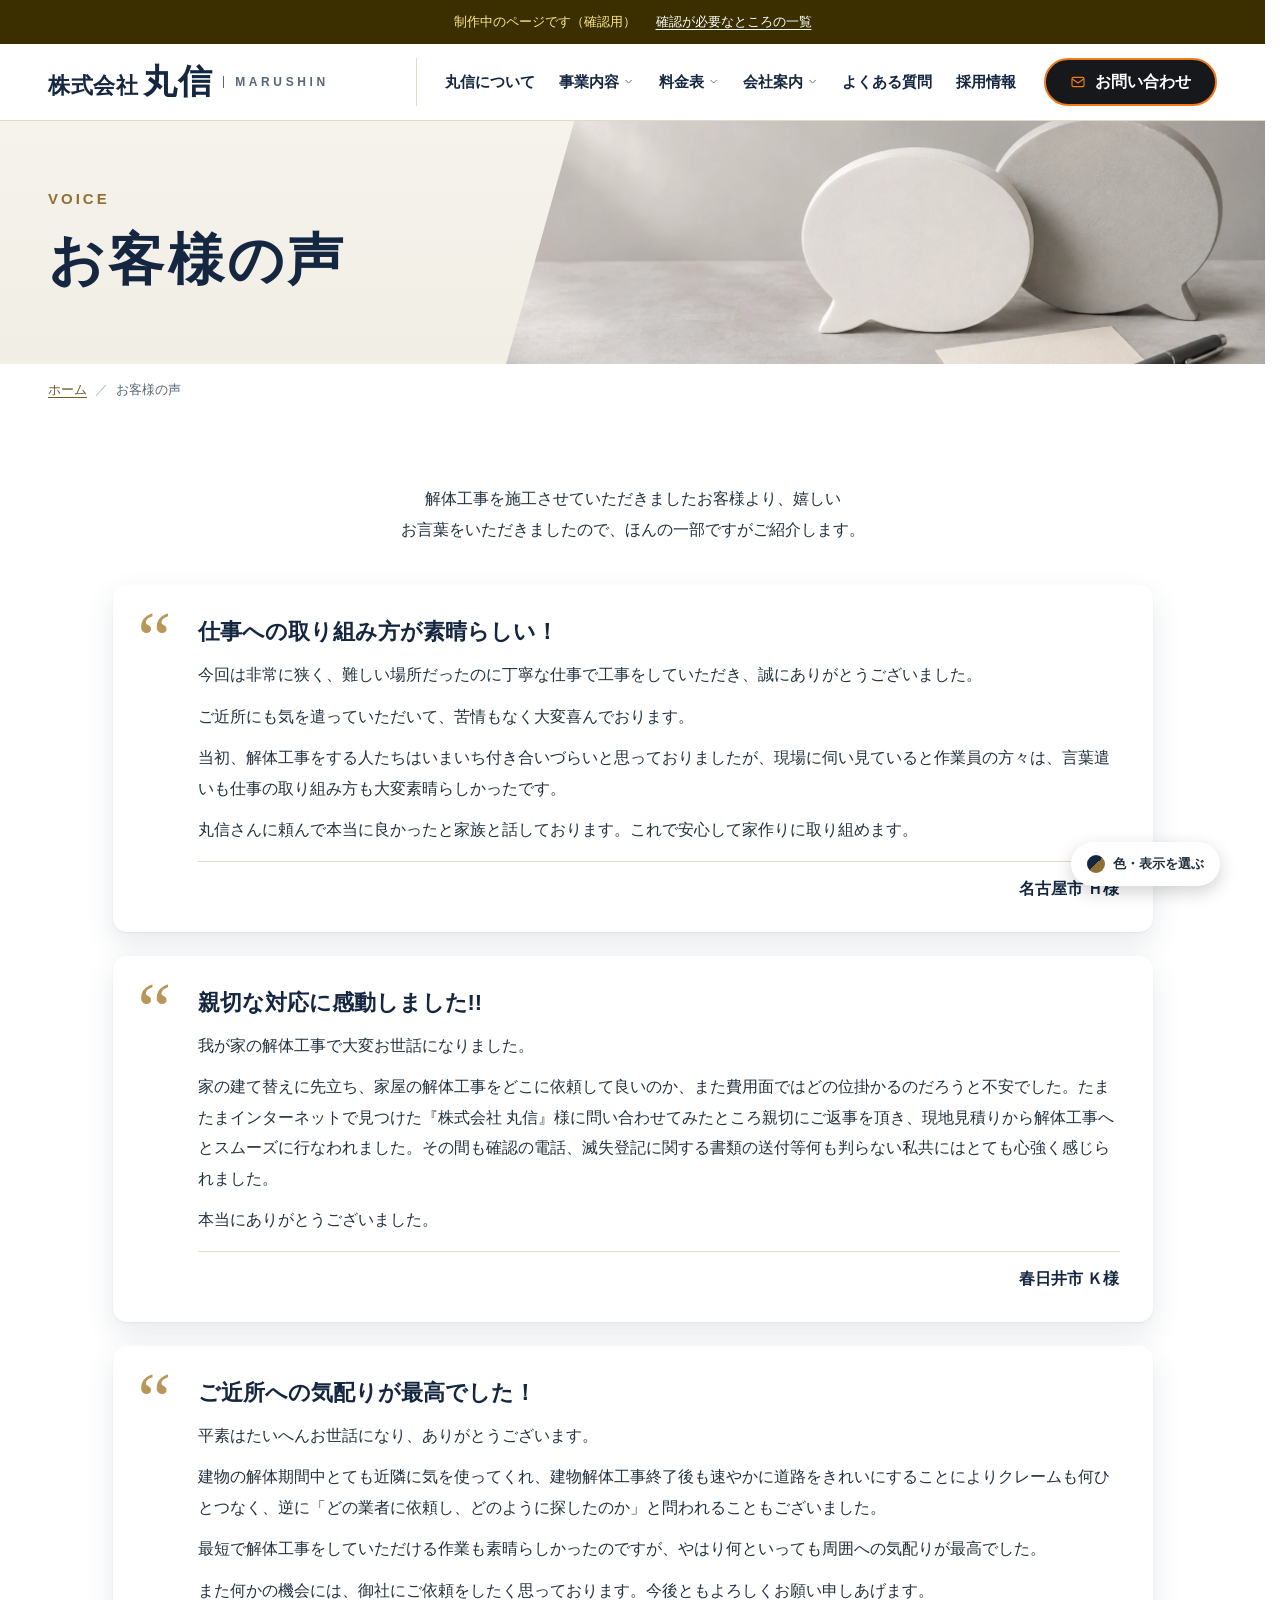
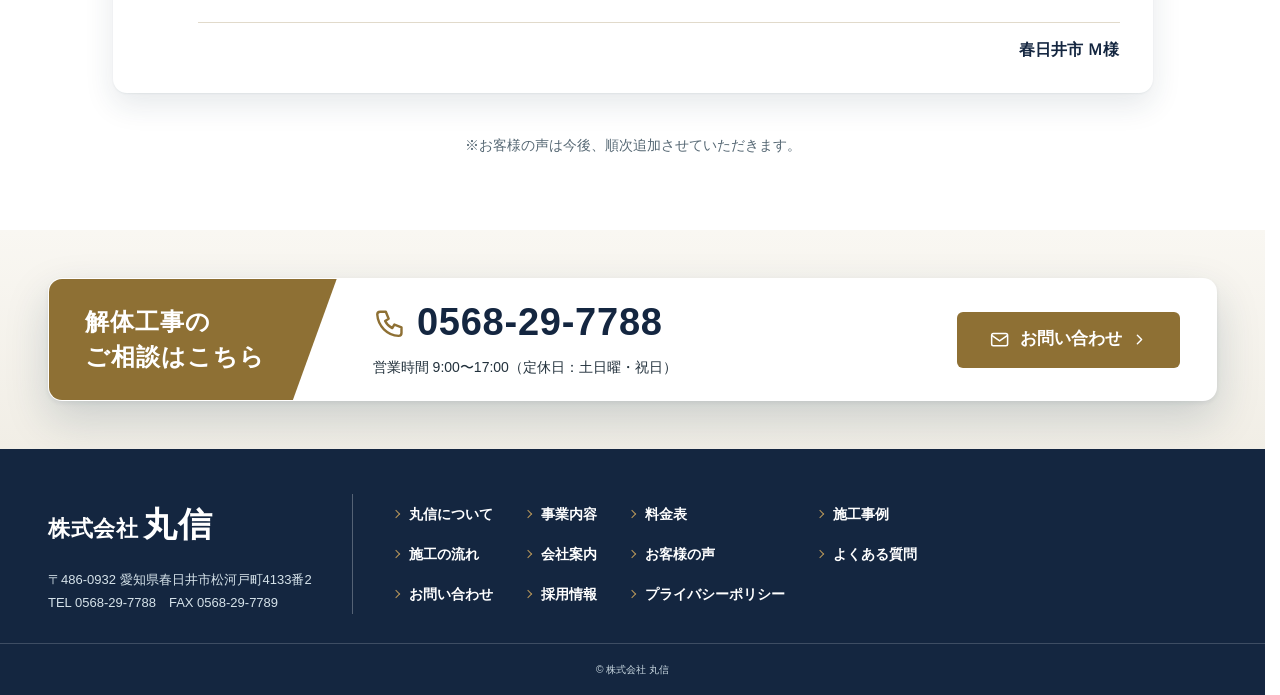
<file: voice.html>
<!doctype html>
<html lang="ja">
<head>
<meta charset="utf-8">
<meta name="viewport" content="width=device-width,initial-scale=1">
<title>お客様の声｜株式会社 丸信（春日井市・名古屋市の解体工事）</title>
<meta name="description" content="解体工事を施工させていただいたお客様からいただいたお言葉をご紹介します。">
<meta name="robots" content="noindex,nofollow">
<meta name="format-detection" content="telephone=no">
<meta property="og:type" content="website">
<meta property="og:site_name" content="株式会社 丸信">
<meta property="og:title" content="お客様の声｜株式会社 丸信（春日井市・名古屋市の解体工事）">
<meta property="og:description" content="解体工事を施工させていただいたお客様からいただいたお言葉をご紹介します。">
<meta property="og:image" content="https://easywebcraft.github.io/marushin-design/images/ogp.jpg?v=da5e6cc7">
<meta name="twitter:card" content="summary_large_image">
<link rel="icon" href="favicon.ico" sizes="32x32">
<link rel="icon" href="images/icon/icon-192.png" type="image/png" sizes="192x192">
<link rel="apple-touch-icon" href="images/icon/apple-touch-icon.png">
<link rel="stylesheet" href="assets/style.css?v=01bc1d18">
<style>:root[data-theme="base"]{--navy:#17354B;--navy-d:#102838;--teal:#38A8B8;--teal-d:#147F8D;--teal-dd:#0E6773;--pale:#E6F1F6;--pale2:#F3F8FB;--line:#D3E0E8;--tint:#D5ECEE;--bg1:#eef5f9;--bg2:#dde9f0;}:root[data-theme="brick"]{--navy:#1E2B3C;--navy-d:#141E2B;--teal:#D0784F;--teal-d:#A9502A;--teal-dd:#8A3E1F;--pale:#F4ECE6;--pale2:#FAF6F2;--line:#E5D8CE;--tint:#F2DCCF;--bg1:#F8F2EE;--bg2:#EBDFD6;}:root[data-theme="orange"]{--navy:#24282D;--navy-d:#17191C;--teal:#F29A2E;--teal-d:#C66A0A;--teal-dd:#A3560A;--pale:#F5F1EA;--pale2:#FAF8F4;--line:#E4DDD2;--tint:#FBE3C4;--bg1:#F9F6F1;--bg2:#ECE5DA;}:root[data-theme="green"]{--navy:#1E3A2F;--navy-d:#142820;--teal:#5E9C6E;--teal-d:#2F7A4A;--teal-dd:#22603A;--pale:#E9F2EC;--pale2:#F4F9F5;--line:#D3E3D8;--tint:#D4EBDC;--bg1:#F0F6F2;--bg2:#DCE9E0;}:root[data-theme="brown"]{--navy:#3A2A1E;--navy-d:#271C13;--teal:#B08A4E;--teal-d:#8C6A33;--teal-dd:#6E5226;--pale:#F3EEE6;--pale2:#FAF7F2;--line:#E3D9CB;--tint:#EADFC9;--bg1:#F7F3EC;--bg2:#E9E0D2;}:root[data-theme="gray"]{--navy:#2B2F33;--navy-d:#1C1F22;--teal:#7A8590;--teal-d:#56616B;--teal-dd:#434C54;--pale:#EEF0F2;--pale2:#F7F8F9;--line:#DADEE2;--tint:#DDE2E7;--bg1:#F3F5F6;--bg2:#E3E7EA;}.tsw{position:fixed;right:60px;bottom:14px;z-index:57;font-size:13px}.tsw-btn{display:flex;align-items:center;gap:8px;min-height:44px;padding:0 16px;border:0;border-radius:999px;background:#fff;color:#22313C;font:inherit;font-weight:700;box-shadow:0 6px 18px rgba(0,0,0,.18);cursor:pointer}.tsw-dot{width:18px;height:18px;border-radius:50%;background:linear-gradient(135deg,var(--navy) 50%,var(--teal-d) 50%)}.tsw-list{position:absolute;right:0;bottom:calc(100% + 8px);width:280px;margin:0;padding:8px;list-style:none;background:#fff;border-radius:10px;box-shadow:0 10px 30px rgba(0,0,0,.2)}.tsw-list[hidden]{display:none}.tsw-list p{margin:4px 8px 6px;color:#566874;font-size:12px}.tsw-list button{display:flex;align-items:center;gap:10px;width:100%;min-height:44px;padding:4px 8px;border:0;border-radius:6px;background:none;color:#22313C;font:inherit;text-align:left;cursor:pointer}.tsw-list button:hover{background:#F3F5F7}.tsw-list button[aria-pressed="true"]{background:#EEF3F6;font-weight:700}.tsw-sw{flex:none;width:34px;height:22px;border-radius:4px;box-shadow:inset 0 0 0 1px rgba(0,0,0,.1)}.tsw-list p.tsw-h{margin:8px 8px 2px;color:#22313C;font-weight:700;font-size:12px}.tsw-bi{flex:none;display:grid;place-items:center;width:34px;height:22px;border-radius:4px;background:#22313C;color:#fff;font-weight:700;font-size:12px}@media (max-width:767px){.tsw{right:36px;bottom:84px}}@media print{.tsw{display:none}}</style>
<script>(function(){var k=null;try{var m=location.search.match(/[?&]color=([a-z]+)/);if(m){k=m[1];localStorage.setItem("mstheme",k)}else{k=localStorage.getItem("mstheme")}}catch(e){}if(k&&['gold', 'base', 'brick', 'orange', 'green', 'brown', 'gray'].indexOf(k)>0)document.documentElement.setAttribute("data-theme",k);var bn=null;try{if(/[?&]banner=open(&|$)/.test(location.search)){bn="open";localStorage.setItem("msbanner",bn)}else if(/[?&]banner=tab(&|$)/.test(location.search)){bn="tab";localStorage.setItem("msbanner",bn)}else{bn=localStorage.getItem("msbanner")}}catch(e){}if(bn==="open")document.documentElement.setAttribute("data-banner","open")})();</script>
</head>
<body>
<svg xmlns="http://www.w3.org/2000/svg" width="0" height="0" style="position:absolute" aria-hidden="true" focusable="false">
<defs>
<symbol id="i-mail" viewBox="0 0 24 24" fill="none" stroke="currentColor" stroke-width="1.7" stroke-linecap="round" stroke-linejoin="round"><rect x="3" y="5" width="18" height="14" rx="2"/><path d="M3.5 7.5l8.5 6 8.5-6"/></symbol>
<symbol id="i-phone" viewBox="0 0 24 24" fill="none" stroke="currentColor" stroke-width="1.7" stroke-linecap="round" stroke-linejoin="round"><path d="M5 4h4l2 5-2.5 1.5a11 11 0 0 0 5 5L15 13l5 2v4a2 2 0 0 1-2 2A16 16 0 0 1 3 6a2 2 0 0 1 2-2z"/></symbol>
<symbol id="i-chev" viewBox="0 0 24 24" fill="none" stroke="currentColor" stroke-width="2" stroke-linecap="round" stroke-linejoin="round"><path d="M9 6l6 6-6 6"/></symbol>
<symbol id="i-chat" viewBox="0 0 24 24" fill="none" stroke="currentColor" stroke-width="1.5" stroke-linecap="round" stroke-linejoin="round"><path d="M4 5h16v11H10l-5 4v-4H4z"/><path d="M8.5 10.5h.01M12 10.5h.01M15.5 10.5h.01"/></symbol>
<symbol id="i-users" viewBox="0 0 24 24" fill="none" stroke="currentColor" stroke-width="1.5" stroke-linecap="round" stroke-linejoin="round"><circle cx="12" cy="8" r="3"/><path d="M6.5 19.5c0-3 2.5-5.5 5.5-5.5s5.5 2.5 5.5 5.5"/><circle cx="5" cy="10" r="2"/><path d="M2 17c0-1.8 1.3-3.2 3-3.4"/><circle cx="19" cy="10" r="2"/><path d="M22 17c0-1.8-1.3-3.2-3-3.4"/></symbol>
<symbol id="i-greet" viewBox="0 0 24 24" fill="none" stroke="currentColor" stroke-width="1.5" stroke-linecap="round" stroke-linejoin="round"><path d="M3 11l9-7 9 7"/><path d="M5 9.5V20h14V9.5"/><path d="M12 17.2l-2.5-2.3a1.8 1.8 0 0 1 2.5-2.6 1.8 1.8 0 0 1 2.5 2.6z"/></symbol>
<symbol id="i-home" viewBox="0 0 24 24" fill="none" stroke="currentColor" stroke-width="1.5" stroke-linecap="round" stroke-linejoin="round"><path d="M3 11l9-7 9 7"/><path d="M5 9.5V20h14V9.5"/><path d="M10 20v-6h4v6"/></symbol>
<symbol id="i-doc" viewBox="0 0 24 24" fill="none" stroke="currentColor" stroke-width="1.5" stroke-linecap="round" stroke-linejoin="round"><path d="M6 3h9l4 4v14H6z"/><path d="M15 3v4h4"/><path d="M9 12h7M9 16h7"/></symbol>
<symbol id="i-pen" viewBox="0 0 24 24" fill="none" stroke="currentColor" stroke-width="1.5" stroke-linecap="round" stroke-linejoin="round"><path d="M4 20l4.5-1L20 7.5 16.5 4 5 15.5z"/><path d="M14 6.5l3.5 3.5"/></symbol>
<symbol id="i-search" viewBox="0 0 24 24" fill="none" stroke="currentColor" stroke-width="1.5" stroke-linecap="round" stroke-linejoin="round"><circle cx="11" cy="11" r="6"/><path d="M16 16l5 5"/></symbol>
<symbol id="i-calc" viewBox="0 0 24 24" fill="none" stroke="currentColor" stroke-width="1.5" stroke-linecap="round" stroke-linejoin="round"><rect x="5" y="3" width="14" height="18" rx="2"/><rect x="8" y="6" width="8" height="3.5" rx=".5"/><path d="M8.5 13h.01M12 13h.01M15.5 13h.01M8.5 16.5h.01M12 16.5h.01M15.5 16.5h.01"/></symbol>
<symbol id="i-clip" viewBox="0 0 24 24" fill="none" stroke="currentColor" stroke-width="1.5" stroke-linecap="round" stroke-linejoin="round"><rect x="5" y="5" width="14" height="16" rx="2"/><rect x="9" y="3" width="6" height="4" rx="1"/><path d="M9 12h6M9 16h6"/></symbol>
<symbol id="i-excavator" viewBox="0 0 24 24" fill="none" stroke="currentColor" stroke-width="1.5" stroke-linecap="round" stroke-linejoin="round"><rect x="2" y="17" width="12" height="4" rx="2"/><path d="M4 17v-6h5.5l2 6"/><path d="M9 11l4.5-7 5.5 4-1.5 5"/><path d="M17.5 13l4 1-1 4h-4z"/></symbol>
<symbol id="i-truck" viewBox="0 0 24 24" fill="none" stroke="currentColor" stroke-width="1.5" stroke-linecap="round" stroke-linejoin="round"><path d="M2 7h11v9H2z"/><path d="M13 10h4l4 3v3h-8z"/><circle cx="6.5" cy="18" r="2"/><circle cx="17" cy="18" r="2"/></symbol>
<symbol id="i-ground" viewBox="0 0 24 24" fill="none" stroke="currentColor" stroke-width="1.5" stroke-linecap="round" stroke-linejoin="round"><circle cx="12" cy="12" r="9"/><path d="M8 12.5l3 3 5-6"/></symbol>
<symbol id="i-pin" viewBox="0 0 24 24" fill="none" stroke="currentColor" stroke-width="1.5" stroke-linecap="round" stroke-linejoin="round"><path d="M12 21s7-6.2 7-11a7 7 0 1 0-14 0c0 4.8 7 11 7 11z"/><circle cx="12" cy="10" r="2.5"/></symbol>
<symbol id="i-ext" viewBox="0 0 24 24" fill="none" stroke="currentColor" stroke-width="1.7" stroke-linecap="round" stroke-linejoin="round"><path d="M14 4h6v6M20 4l-9 9"/><path d="M18 14v5a1 1 0 0 1-1 1H5a1 1 0 0 1-1-1V7a1 1 0 0 1 1-1h5"/></symbol>
</defs>
</svg>
<a class="skip" href="#main">本文へ移動</a>
<div class="draft"><span>制作中のページです（確認用）</span><a href="check.html">確認が必要なところの一覧</a></div>
<header class="hd">
<div class="hd-in">
<a class="logo" href="./" aria-label="株式会社 丸信 ホーム"><span class="logo-s">株式会社</span><span class="logo-l">丸信</span><span class="logo-en" lang="en" aria-hidden="true">MARUSHIN</span></a>
<nav class="gnav" aria-label="メインメニュー"><ul>
<li><a href="about.html">丸信について</a></li><li class="has-sub"><a href="jigyo.html" aria-haspopup="true">事業内容<svg class="ic gnav-dn" aria-hidden="true" focusable="false"><use href="#i-chev"/></svg></a><ul class="gnav-sub"><li><a href="case.html">施工事例</a></li><li><a href="flow.html">施工の流れ</a></li></ul></li><li class="has-sub"><a href="price.html" aria-haspopup="true">料金表<svg class="ic gnav-dn" aria-hidden="true" focusable="false"><use href="#i-chev"/></svg></a><ul class="gnav-sub"><li><a href="price.html#demolition">解体工事料金</a></li><li><a href="price.html#other">その他料金</a></li></ul></li><li class="has-sub"><a href="outline.html" aria-haspopup="true">会社案内<svg class="ic gnav-dn" aria-hidden="true" focusable="false"><use href="#i-chev"/></svg></a><ul class="gnav-sub"><li><a href="outline.html#ol-prof">会社概要</a></li><li><a href="outline.html#ol-msg">社長あいさつ</a></li><li><a href="outline.html#ol-phil">経営方針</a></li></ul></li><li><a href="faq.html">よくある質問</a></li><li><a href="recruit.html">採用情報</a></li>
</ul></nav>
<a class="btn btn-teal hd-cta" href="contact.html"><svg class="ic" aria-hidden="true" focusable="false"><use href="#i-mail"/></svg>お問い合わせ</a>
<button class="burger" type="button" aria-expanded="false" aria-controls="drawer" aria-label="メニューを開く"><span></span><span></span><span></span></button>
</div>
<nav class="drawer" id="drawer" aria-label="すべてのページ" hidden>
<ul>
<li><a href="about.html">丸信について<svg class="ic" aria-hidden="true" focusable="false"><use href="#i-chev"/></svg></a></li><li><a href="jigyo.html">事業内容<svg class="ic" aria-hidden="true" focusable="false"><use href="#i-chev"/></svg></a></li><li><a href="case.html">施工事例<svg class="ic" aria-hidden="true" focusable="false"><use href="#i-chev"/></svg></a></li><li><a href="flow.html">施工の流れ<svg class="ic" aria-hidden="true" focusable="false"><use href="#i-chev"/></svg></a></li><li><a href="price.html">料金表<svg class="ic" aria-hidden="true" focusable="false"><use href="#i-chev"/></svg></a></li><li><a href="outline.html">会社案内<svg class="ic" aria-hidden="true" focusable="false"><use href="#i-chev"/></svg></a></li><li><a href="faq.html">よくある質問<svg class="ic" aria-hidden="true" focusable="false"><use href="#i-chev"/></svg></a></li><li><a href="contact.html">お問い合わせ<svg class="ic" aria-hidden="true" focusable="false"><use href="#i-chev"/></svg></a></li><li><a href="recruit.html">採用情報<svg class="ic" aria-hidden="true" focusable="false"><use href="#i-chev"/></svg></a></li>
</ul>
<a class="drawer-tel" href="tel:0568297788"><svg class="ic" aria-hidden="true" focusable="false"><use href="#i-phone"/></svg><span><b>0568-29-7788</b><small>営業時間 9:00〜17:00（定休日：土日曜・祝日）</small></span></a>
<p class="drawer-foot"><a href="./">ホーム</a><a href="policy.html">プライバシーポリシー</a></p>
</nav>
</header>
<main id="main">
<div class="ph ph-au">
<div class="ph-img"><img src="images/ph/voice.jpg" alt="" width="1536" height="1024" style="object-position:68% 58%"></div>
<div class="ph-in"><div class="ph-ttl"><p class="ph-en" lang="en">VOICE</p><h1>お客様の声</h1></div></div>
</div>
<nav class="bc" aria-label="現在位置"><ol><li><a href="./">ホーム</a></li><li aria-current="page">お客様の声</li></ol></nav>
<section class="sec">
<div class="wrap wrap-m">
<p class="lead">解体工事を施工させていただきましたお客様より、嬉しいお言葉をいただきましたので、ほんの一部ですがご紹介します。</p>
<div class="voices"><article class="voice">
<h2>仕事への取り組み方が素晴らしい！</h2>
<p>今回は非常に狭く、難しい場所だったのに丁寧な仕事で工事をしていただき、誠にありがとうございました。</p><p>ご近所にも気を遣っていただいて、苦情もなく大変喜んでおります。</p><p>当初、解体工事をする人たちはいまいち付き合いづらいと思っておりましたが、現場に伺い見ていると作業員の方々は、言葉遣いも仕事の取り組み方も大変素晴らしかったです。</p><p>丸信さんに頼んで本当に良かったと家族と話しております。これで安心して家作りに取り組めます。</p>
<p class="voice-who">名古屋市 Ｈ様</p>
</article><article class="voice">
<h2>親切な対応に感動しました!!</h2>
<p>我が家の解体工事で大変お世話になりました。</p><p>家の建て替えに先立ち、家屋の解体工事をどこに依頼して良いのか、また費用面ではどの位掛かるのだろうと不安でした。たまたまインターネットで見つけた『株式会社 丸信』様に問い合わせてみたところ親切にご返事を頂き、現地見積りから解体工事へとスムーズに行なわれました。その間も確認の電話、滅失登記に関する書類の送付等何も判らない私共にはとても心強く感じられました。</p><p>本当にありがとうございました。</p>
<p class="voice-who">春日井市 Ｋ様</p>
</article><article class="voice">
<h2>ご近所への気配りが最高でした！</h2>
<p>平素はたいへんお世話になり、ありがとうございます。</p><p>建物の解体期間中とても近隣に気を使ってくれ、建物解体工事終了後も速やかに道路をきれいにすることによりクレームも何ひとつなく、逆に「どの業者に依頼し、どのように探したのか」と問われることもございました。</p><p>最短で解体工事をしていただける作業も素晴らしかったのですが、やはり何といっても周囲への気配りが最高でした。</p><p>また何かの機会には、御社にご依頼をしたく思っております。今後ともよろしくお願い申しあげます。</p>
<p class="voice-who">春日井市 Ｍ様</p>
</article></div>
<p class="note center mt-l">※お客様の声は今後、順次追加させていただきます。</p>
<span class="todo-at" id="todo-3"></span>
</div>
</section>
<section class="cta" aria-labelledby="cta-h">
<div class="cta-box">
<h2 class="cta-ttl" id="cta-h">解体工事の<br>ご相談はこちら</h2>
<div class="cta-tel">
<a href="tel:0568297788"><svg class="ic" aria-hidden="true" focusable="false"><use href="#i-phone"/></svg><span>0568-29-7788</span></a>
<p>営業時間 9:00〜17:00（定休日：土日曜・祝日）</p>
</div>
<a class="btn btn-teal btn-lg" href="contact.html"><svg class="ic" aria-hidden="true" focusable="false"><use href="#i-mail"/></svg>お問い合わせ<svg class="ic" aria-hidden="true" focusable="false"><use href="#i-chev"/></svg></a>
</div>
</section>
</main>
<footer class="ft">
<div class="ft-in">
<div class="ft-brand">
<a class="logo logo-w" href="./" aria-label="株式会社 丸信 ホーム"><span class="logo-s">株式会社</span><span class="logo-l">丸信</span></a>
<address>〒486-0932 愛知県春日井市松河戸町4133番2<br>TEL 0568-29-7788　FAX 0568-29-7789</address>
</div>
<nav class="ft-nav" aria-label="フッターメニュー"><ul>
<li><a href="about.html">丸信について</a></li><li><a href="jigyo.html">事業内容</a></li><li><a href="price.html">料金表</a></li><li><a href="case.html">施工事例</a></li><li><a href="flow.html">施工の流れ</a></li><li><a href="outline.html">会社案内</a></li><li><a href="voice.html">お客様の声</a></li><li><a href="faq.html">よくある質問</a></li><li><a href="contact.html">お問い合わせ</a></li><li><a href="recruit.html">採用情報</a></li><li><a href="policy.html">プライバシーポリシー</a></li>
</ul></nav>
</div>
<p class="copy"><small>&copy; 株式会社 丸信</small></p>
</footer>
<div class="fixbar">
<a class="btn btn-white-line" href="tel:0568297788"><svg class="ic" aria-hidden="true" focusable="false"><use href="#i-phone"/></svg>電話で相談</a>
<a class="btn btn-teal" href="contact.html"><svg class="ic" aria-hidden="true" focusable="false"><use href="#i-mail"/></svg>お問い合わせ</a>
</div>
<div class="tsw" id="tsw"><ul class="tsw-list" hidden><li><p class="tsw-h">色の案</p></li><li><button type="button" data-k="gold" aria-pressed="false"><span class="tsw-sw" style="background:linear-gradient(135deg,#142640 50%,#8E7034 50%)"></span>濃紺×金茶（今の色）</button></li><li><button type="button" data-k="base" aria-pressed="false"><span class="tsw-sw" style="background:linear-gradient(135deg,#17354B 50%,#147F8D 50%)"></span>紺×青緑</button></li><li><button type="button" data-k="brick" aria-pressed="false"><span class="tsw-sw" style="background:linear-gradient(135deg,#1E2B3C 50%,#A9502A 50%)"></span>紺×赤茶</button></li><li><button type="button" data-k="orange" aria-pressed="false"><span class="tsw-sw" style="background:linear-gradient(135deg,#24282D 50%,#C66A0A 50%)"></span>黒×オレンジ</button></li><li><button type="button" data-k="green" aria-pressed="false"><span class="tsw-sw" style="background:linear-gradient(135deg,#1E3A2F 50%,#2F7A4A 50%)"></span>深緑×緑</button></li><li><button type="button" data-k="brown" aria-pressed="false"><span class="tsw-sw" style="background:linear-gradient(135deg,#3A2A1E 50%,#8C6A33 50%)"></span>焦げ茶×黄土</button></li><li><button type="button" data-k="gray" aria-pressed="false"><span class="tsw-sw" style="background:linear-gradient(135deg,#2B2F33 50%,#56616B 50%)"></span>墨×グレー</button></li><li><p class="tsw-h">採用バナーの見せ方</p></li><li><button type="button" data-b="tab" aria-pressed="false"><span class="tsw-bi">A</span>札を押すとバナーが開く（今の形）</button></li><li><button type="button" data-b="open" aria-pressed="false"><span class="tsw-bi">B</span>バナーをいつも出しておく</button></li><li><p>選ぶとすぐにサイト全体が切り替わります。採用バナーはトップページを少し下へ進めると出ます</p></li></ul><button class="tsw-btn" type="button" aria-expanded="false"><span class="tsw-dot"></span>色・表示を選ぶ</button></div>
<script>(function(){var w=document.getElementById("tsw");if(!w)return;var b=w.querySelector(".tsw-btn"),l=w.querySelector(".tsw-list"),r=document.documentElement;var mark=function(){var k=r.getAttribute("data-theme")||"gold",bn=r.getAttribute("data-banner")==="open"?"open":"tab";Array.prototype.forEach.call(l.querySelectorAll("button[data-k]"),function(x){x.setAttribute("aria-pressed",x.getAttribute("data-k")===k?"true":"false")});Array.prototype.forEach.call(l.querySelectorAll("button[data-b]"),function(x){x.setAttribute("aria-pressed",x.getAttribute("data-b")===bn?"true":"false")})};b.addEventListener("click",function(){var o=l.hidden;l.hidden=!o;b.setAttribute("aria-expanded",o?"true":"false")});l.addEventListener("click",function(e){var y=e.target.closest("button[data-b]");if(y){var bn=y.getAttribute("data-b");if(bn==="open")r.setAttribute("data-banner","open");else r.removeAttribute("data-banner");try{localStorage.setItem("msbanner",bn)}catch(e){}if(window.msBannerMode)window.msBannerMode();mark();return}var x=e.target.closest("button[data-k]");if(!x)return;var k=x.getAttribute("data-k");if(k==="gold")r.removeAttribute("data-theme");else r.setAttribute("data-theme",k);try{localStorage.setItem("mstheme",k)}catch(e){}mark()});document.addEventListener("click",function(e){if(!w.contains(e.target)){l.hidden=true;b.setAttribute("aria-expanded","false")}});mark()})();</script>
<script src="assets/main.js?v=01bc1d18" defer></script>
</body>
</html>
</file>
<file: assets/style.css>
/* 株式会社丸信 ホームページ（作り直し）
   色：紺 #17354B／青緑 #38A8B8（飾り）・#147F8D（ボタンと文字。白地で読める濃さ）／淡い青灰
   区切り：スマホ 767px 以下、メニューの切り替え 1023px 以下 */
:root{
  /* 2026-11-20 松本さん「濃紺×金茶をデフォルトの色に」。前の紺×青緑は build.py の THEMES の 'base' に残してある */
  --navy:#142640; --navy-d:#0C1A2E;
  --teal:#B8975A; --teal-d:#8E7034; --teal-dd:#715929;
  --pale:#F1EEE6; --pale2:#F9F7F2; --line:#E1DACB;
  --tint:#EDE3CC; --bg1:#F6F3EC; --bg2:#E7E0D1;   /* 札・表の見出しの地と、帯の上下の色（2026-11-20 色の切り替えのため変数に） */
  --text:#22313C; --mute:#566874; --white:#fff;
  --todo:#FFF1A8; --todo-line:#D9B200;
  --w:1240px; --gut:24px; --wide:1400px;   /* 2026-11-12「もっとワイドに」で 1100→1440・ヘッダー等 1240→1600。2026-11-17「左右に広がっている、もう少しだけ中央に」で 1440→1240・1600→1400 */
  --font:"Hiragino Kaku Gothic ProN","Hiragino Sans","Yu Gothic","YuGothic","Meiryo","Noto Sans JP",sans-serif;
  --serif:"Noto Serif JP","游明朝体","Yu Mincho",YuMincho,"ヒラギノ明朝 ProN W3","Hiragino Mincho ProN",serif;
}
*,*::before,*::after{box-sizing:border-box}
html{-webkit-text-size-adjust:100%;scroll-behavior:smooth;scroll-padding-top:96px}
body{margin:0;background:#fff;color:var(--text);font-family:var(--font);font-size:16px;line-height:1.9;
  line-break:strict;overflow-wrap:anywhere;-webkit-font-smoothing:antialiased}
img,svg{max-width:100%;height:auto;vertical-align:middle}
h1,h2,h3,p,ul,ol,dl,dd,figure{margin:0}
ul,ol{padding:0;list-style:none}
h1,h2,h3{color:var(--navy);line-height:1.45;font-weight:700;text-wrap:balance;word-break:auto-phrase}
p{text-wrap:pretty}
a{color:var(--teal-dd);text-underline-offset:.2em}
a:hover{color:var(--navy)}
address{font-style:normal}
small{font-size:.85em}
:focus-visible{outline:3px solid #E59A00;outline-offset:2px;border-radius:3px}
.vh{position:absolute!important;width:1px;height:1px;margin:-1px;padding:0;overflow:hidden;clip:rect(0 0 0 0);white-space:nowrap;border:0}
.skip{position:absolute;left:8px;top:-60px;z-index:100;background:var(--navy);color:#fff;padding:10px 16px;border-radius:4px}
.skip:focus{top:8px;color:#fff}
.center{text-align:center}
.mt-m{margin-top:24px!important}.mt-l{margin-top:40px!important}.mt-xl{margin-top:64px!important}

/* アイコン */
.ic{width:1.25em;height:1.25em;flex:none}
.ic-l{width:36px;height:36px}
.ic-h{width:40px;height:40px;color:var(--teal-d)}

/* 制作中の帯・要確認の印・写真の仮枠（確認用にだけ出る） */
.draft{background:#3B2F00;color:#FFE98A;font-size:13px;line-height:1.5;padding:6px 16px;display:flex;gap:6px 20px;justify-content:center;flex-wrap:wrap}
.draft a{color:#fff;display:inline-flex;align-items:center;min-height:32px}
.draft span{display:inline-flex;align-items:center}
.todo{display:block;width:fit-content;max-width:100%;margin:10px 0;padding:6px 12px;background:var(--todo);border:1px solid var(--todo-line);border-radius:4px;
  color:#3B2F00;font-size:14px;font-weight:400;line-height:1.6;text-align:left;scroll-margin-top:120px}
.todo-tag{display:inline-block;margin-right:8px;padding:0 8px;background:#3B2F00;color:#FFE98A;border-radius:3px;font-size:12px;font-weight:700}
.phf{aspect-ratio:16/10;display:grid;place-items:center;text-align:center;color:#3F5868;font-weight:700;font-size:15px;line-height:1.6;
  background:repeating-linear-gradient(135deg,#DCE8EF 0 14px,#E8F0F5 14px 28px)}
.todo+h2{margin-top:32px}
.phf small{display:block;font-weight:400;font-size:13px}
.phf span{background:rgba(255,255,255,.82);padding:8px 16px;border-radius:4px;max-width:80%}
.phf-map{aspect-ratio:16/7;margin-top:16px;border-radius:8px}

/* ボタン */
.btn{display:inline-flex;align-items:center;justify-content:center;gap:.55em;min-height:48px;padding:10px 24px;border:2px solid transparent;border-radius:6px;
  font:inherit;font-weight:700;line-height:1.35;text-decoration:none;cursor:pointer;transition:background-color .15s,color .15s,border-color .15s}
.btn .ic:last-child{width:1em;height:1em}
.btn-lg{min-height:56px;padding:12px 30px;font-size:17px}
.btn-teal{background:var(--teal-d);color:#fff}
.btn-teal:hover{background:var(--teal-dd);color:#fff}
.btn-white{background:#fff;color:var(--navy)}
.btn-white:hover{background:var(--pale);color:var(--navy)}
.btn-line,.btn-white-line{background:#fff;color:var(--navy);border-color:var(--navy)}
.btn-line{min-width:230px;justify-content:space-between}
.btn-line:hover,.btn-white-line:hover{background:var(--navy);color:#fff}
.btn-navy{background:var(--navy);color:#fff}
.btn-navy:hover{background:var(--navy-d);color:#fff}
.tlink{display:inline-flex;align-items:center;gap:.3em;font-weight:700;min-height:44px}

/* ヘッダー */
.hd{position:sticky;top:0;z-index:60;background:#fff;border-bottom:1px solid var(--line)}
.hd-in{max-width:var(--wide);margin:0 auto;padding:0 var(--gut);min-height:76px;display:flex;align-items:center;gap:28px}
.logo{display:inline-flex;align-items:baseline;gap:.3em;color:var(--navy);font-weight:700;text-decoration:none;letter-spacing:.04em;white-space:nowrap}
.logo-s{font-size:22px}.logo-l{font-size:34px}
.logo-s,.logo-l{font-family:var(--serif);font-weight:700}  /* 2026-11-25 丸信さん「会社名は明朝で、もう少し大きく」（前は 20px・28px のゴシック） */
/* 社名の右の英字（2026-11-20 松本さん） */
.logo-en{margin-left:.5em;padding-left:.9em;border-left:1px solid currentColor;font:700 12px/1 "Helvetica Neue",Helvetica,Arial,sans-serif;letter-spacing:.3em;opacity:.7;align-self:center}
.logo-w,.logo-w:hover{color:#fff}
.gnav{margin-left:auto;padding-left:28px;border-left:1px solid var(--line)}
.gnav ul{display:flex;gap:4px}
.gnav a{display:flex;align-items:center;min-height:48px;padding:0 14px;color:var(--navy);font-weight:700;font-size:15px;text-decoration:none;position:relative;white-space:nowrap}
.gnav a::after{content:"";position:absolute;left:14px;right:14px;bottom:6px;height:2px;background:var(--teal);transform:scaleX(0);transition:transform .15s}
.gnav a:hover::after,.gnav a[aria-current]::after{transform:scaleX(1)}
.hd-cta{white-space:nowrap;border-radius:999px}
.burger{display:none;width:48px;height:48px;margin-left:auto;padding:0;border:0;background:none;cursor:pointer;position:relative;border-radius:6px}
.burger span{position:absolute;left:11px;right:11px;height:2px;background:var(--navy);transition:transform .2s,opacity .2s}
.burger span:nth-child(1){top:15px}.burger span:nth-child(2){top:23px}.burger span:nth-child(3){top:31px}
.burger[aria-expanded="true"] span:nth-child(1){transform:translateY(8px) rotate(45deg)}
.burger[aria-expanded="true"] span:nth-child(2){opacity:0}
.burger[aria-expanded="true"] span:nth-child(3){transform:translateY(-8px) rotate(-45deg)}
.drawer{position:absolute;left:0;right:0;top:100%;background:#fff;border-top:1px solid var(--line);box-shadow:0 12px 24px rgba(23,53,75,.16);
  max-height:calc(100vh - 70px);max-height:calc(100dvh - 70px);overflow:auto;padding:4px var(--gut) 20px}
.drawer li{border-bottom:1px solid var(--line)}
.drawer li a{display:flex;align-items:center;justify-content:space-between;gap:8px;min-height:54px;color:var(--navy);font-weight:700;text-decoration:none}
.drawer li a[aria-current]{color:var(--teal-dd)}
.drawer li .ic{width:1em;height:1em;color:var(--teal-d)}
.drawer-tel{display:flex;align-items:center;gap:12px;margin-top:16px;padding:12px 16px;background:var(--pale);border-radius:8px;color:var(--navy);text-decoration:none}
.drawer-tel .ic{width:28px;height:28px;color:var(--teal-d)}
.drawer-tel b{display:block;font-size:24px;line-height:1.2}
.drawer-tel small{display:block;font-size:13px;line-height:1.5}
.ext-note{font-size:12px;font-weight:400;margin-left:.3em}
.drawer li a .ext-note{margin-right:auto}
.menu-open .fixbar{display:none}

/* トップの最初の画面（営業用の見本と同じ見え方）
   広い画面：写真を画面いっぱいに広げ、明朝の見出しを左に置く。写真はゆっくり動く。
   スマホ：写真を上、文字を下に分ける（下の「スマホ」の区切りで上書き） */
.hero{position:relative;display:flex;flex-direction:column;justify-content:center;overflow:hidden;background:var(--navy);color:#fff;
  min-height:max(520px,min(calc(100vh - 121px),760px));min-height:max(520px,min(calc(100svh - 121px),760px))}
.hero-ph{position:absolute;inset:0;overflow:hidden}
.hero-ph::after{content:"";position:absolute;inset:0;
  background:linear-gradient(90deg,rgba(16,40,56,.34) 0%,rgba(16,40,56,.16) 34%,rgba(16,40,56,0) 58%)}  /* 明るめに（2026-11-18 松本さん「FVが暗い」→2026-11-21 もう一段薄く。読みやすさは文字の影で補う） */
.hero-img,.hero-sl{filter:brightness(1.08) saturate(1.05)}  /* 写真そのものも少し明るく */
.hero-img{display:block;width:100%;height:100%;object-fit:cover;object-position:70% 50%;
  animation:camDrift 26s ease-in-out 1.8s infinite alternate;will-change:transform}
@keyframes camDrift{0%{transform:scale(1) translate3d(0,0,0)}
  50%{transform:scale(1.08) translate3d(-1.5%,-1%,0)}100%{transform:scale(1.05) translate3d(1.5%,.8%,0)}}
.hero-in{position:relative;z-index:1;width:100%;max-width:calc(var(--w) + var(--gut)*2);margin:0 auto;padding:64px var(--gut) 104px;
  text-shadow:0 2px 18px rgba(0,0,0,.6),0 0 3px rgba(0,0,0,.4)}
.hero-label{display:flex;align-items:center;gap:12px;font-weight:700;font-size:15px;line-height:1.5;letter-spacing:.1em}
.hero-label::before{content:"";flex:none;width:28px;height:2px;background:var(--teal)}
.hero h1{margin-top:16px;color:#fff;font-family:var(--serif);font-weight:500;font-size:clamp(42px,4.8vw,64px);line-height:1.4;letter-spacing:.06em}
.hero h1 em{font-style:normal}
.hero-sub{margin-top:22px;max-width:32em;font-size:15.5px;line-height:1.9;text-wrap:balance;word-break:auto-phrase}
.hero-en{margin-top:10px;font-size:11px;line-height:1.6;letter-spacing:.22em}
.hero-btns{display:flex;flex-wrap:wrap;gap:12px;margin-top:26px}
.hero-btns .btn{min-width:190px;border-radius:999px;letter-spacing:.05em;text-shadow:none}
.btn-ghost{background:rgba(255,255,255,.14);color:#fff;border-color:rgba(255,255,255,.7)}
.btn-ghost:hover{background:#fff;color:var(--navy)}
.hero-scroll{position:absolute;left:50%;bottom:22px;z-index:1;transform:translateX(-50%);color:#fff;font-size:10px;line-height:1.6;letter-spacing:.2em}
.hero-scroll::after{content:"";display:block;width:1px;height:26px;margin:6px auto 0;background:#fff}
.img-note{position:absolute;right:10px;bottom:8px;z-index:2;margin:0;padding:1px 8px;background:rgba(16,40,56,.62);color:#fff;font-size:11px;line-height:1.6;border-radius:3px}

/* 区切りと見出し */
.wrap{max-width:calc(var(--w) + var(--gut)*2);margin:0 auto;padding:0 var(--gut)}
.wrap-m{max-width:calc(1040px + var(--gut)*2)}
.wrap-s{max-width:calc(960px + var(--gut)*2)}
.sec{padding:72px 0}
.sec-pale{background:var(--pale)}
.sec-tight{padding:48px 0 56px}
.sec p+p,.sec p+ul,.sec ul+p,.sec .box+p,.sec p+.box{margin-top:1em}
.h2c{text-align:center;font-size:clamp(26px,3.2vw,34px);letter-spacing:.06em}
.h2c::after{content:"";display:block;width:48px;height:3px;margin:14px auto 0;background:var(--teal)}
.h2c+.lead,.h2c+*{margin-top:28px}
.lead{text-align:center;max-width:46em;margin-left:auto;margin-right:auto;text-wrap:balance;word-break:auto-phrase}
.wrap>.lead:first-child{margin-bottom:40px}
.h2l{font-size:clamp(22px,2.6vw,28px);padding-bottom:12px;margin-bottom:24px;position:relative}
.h2l::after{content:"";position:absolute;left:0;bottom:0;width:48px;height:3px;background:var(--teal)}
.h2i{display:flex;align-items:center;gap:12px;font-size:clamp(22px,2.6vw,28px);margin-bottom:16px}
.h3b{font-size:18px;margin:28px 0 8px;padding-left:12px;border-left:4px solid var(--teal)}
.note{font-size:14px;color:var(--mute);line-height:1.8}
.sign{text-align:right;font-weight:700;color:var(--navy);margin-top:24px}
ul.dots>li{position:relative;padding-left:1.2em}
ul.dots>li+li{margin-top:.35em}
ul.dots>li::before{content:"";position:absolute;left:.2em;top:.8em;width:7px;height:7px;border-radius:50%;background:var(--teal)}
.box{padding:16px 20px;background:var(--pale2);border:1px solid var(--line);border-left:4px solid var(--teal);border-radius:4px;font-weight:700;color:var(--navy)}
.circ{display:grid;place-items:center;width:72px;height:72px;border-radius:50%;background:#fff;color:var(--teal-d);flex:none}
.circ-s{width:44px;height:44px;background:var(--pale)}
.circ-s .ic{width:24px;height:24px}

/* トップ：取り組みの3枚 */
/* トップの「丸信の解体工事について」（2026-11-17 松本さんのデザイン案）：最初の画面のすぐ下に白い帯。左に明朝の題・縦の線・右に説明 */
.ab-band{background:#fff;border-bottom:1px solid var(--line)}
.ab-in{display:grid;grid-template-columns:auto 1fr;align-items:center;padding-top:40px;padding-bottom:40px}
.ab-ttl{padding:6px 56px 6px 0;margin-right:56px;border-right:1.5px solid #9DB0BB;font-family:var(--serif);font-weight:600;
  font-size:clamp(24px,2.6vw,34px);line-height:1.4;letter-spacing:.06em;white-space:nowrap}
.ab-tx{font-size:16px;line-height:2;letter-spacing:.04em}
@media (max-width:1023px){
  .ab-in{grid-template-columns:1fr;gap:18px}
  .ab-ttl{padding:0 0 16px;margin:0;border-right:0;border-bottom:1.5px solid #9DB0BB;white-space:normal}
  .ab-tx br{display:none}
}
@media (max-width:767px){
  .ab-in{padding-top:32px;padding-bottom:32px}
  .ab-tx{font-size:15px}
}

/* トップの施工事例（2026-11-17 松本さんのデザイン案・2つ目）：左に「WORKS」と明朝の見出し・右に説明、
   3列に施工前（上）→矢印→施工後（下）の写真・構造の札・場所・明朝の題。列のあいだに縦の線、下に横線 */
.wk-head{display:grid;grid-template-columns:auto 1fr;gap:16px 64px;align-items:end}
.wk-ttl-h{margin-top:6px;font-family:var(--serif);font-size:clamp(32px,4vw,48px);line-height:1.3;font-weight:700;letter-spacing:.04em}
.wk-lead{padding-bottom:8px;font-size:16px;line-height:2;letter-spacing:.06em}
.wk{display:grid;grid-template-columns:repeat(3,1fr);column-gap:40px;margin-top:40px}
.wk>li{position:relative;padding-bottom:24px;border-bottom:1.5px solid var(--line)}
.wk>li+li::before{content:"";position:absolute;left:-21px;top:0;bottom:0;border-left:1.5px solid var(--line)}
.wk-ph{position:relative;display:grid;gap:18px}
.wk-ph figure{position:relative;overflow:hidden;background:var(--pale);box-shadow:0 2px 10px rgba(23,53,75,.12)}
.wk-ph img{display:block;width:100%;aspect-ratio:16/9;object-fit:cover}
.wk-ph figcaption{position:absolute;left:0;top:0;padding:3px 16px;background:var(--navy);color:#fff;font-size:14px;font-weight:700;letter-spacing:.08em;line-height:1.8}
.wk-ph figcaption.after{background:var(--teal-d)}
.wk-arw{position:absolute;left:50%;top:50%;z-index:1;display:grid;place-items:center;width:40px;height:40px;margin:-20px 0 0 -20px;
  border-radius:50%;background:#fff;color:var(--teal-d);box-shadow:0 2px 8px rgba(23,53,75,.18)}
.wk-arw svg{width:20px;height:20px}
.wk-kind{display:inline-block;margin-top:20px;padding:2px 22px;background:var(--tint);color:var(--teal-dd);font-size:15px;font-weight:700;letter-spacing:.06em;line-height:1.8}
.wk-place{margin-top:10px;color:var(--mute);font-size:15px;letter-spacing:.06em}
.wk-ttl{margin-top:2px;font-family:var(--serif);font-size:clamp(20px,2vw,26px);line-height:1.45;font-weight:700;letter-spacing:.04em}
.wk-note{margin-top:4px;color:var(--mute);font-size:14px}

/* トップの施工の流れ（2026-11-17 松本さんのデザイン案）：左寄せの見出し、4段の上に STEP と大きな数字・数字のあいだに矢印の線、線の絵・題・説明 */
.fl-sec{background:var(--pale2)}
.fl{display:grid;grid-template-columns:repeat(4,1fr);gap:0 40px;margin-top:48px}
.fl>li{position:relative}
.fl-n{display:flex;flex-direction:column;color:var(--teal-d);line-height:1}
.fl-n span{font-family:"Helvetica Neue",Helvetica,Arial,sans-serif;font-weight:800;font-size:15px;letter-spacing:.14em}
.fl-n b{margin-top:8px;font-family:Baskerville,"Baskerville Old Face","Times New Roman",Times,serif;font-weight:700;font-size:64px;font-variant-numeric:lining-nums;letter-spacing:.01em}
.fl h3{margin-top:18px;font-size:clamp(20px,2vw,26px);line-height:1.45;font-weight:800;letter-spacing:.04em;font-feature-settings:"palt"}
.fl-p{margin-top:12px;font-size:16px;line-height:1.9;letter-spacing:.04em}

/* トップの丸信の取り組み（2026-11-17 松本さんのデザイン案）：左に大きな見出し・右に添え書き、3列に斜体の大きな数字と縦の区切り線 */
.cm-sec{background:var(--pale2)}
.cm-head{display:grid;grid-template-columns:1fr auto;gap:20px 56px;align-items:end}
.cm-en{color:var(--teal-d);font-family:"Helvetica Neue",Helvetica,Arial,sans-serif;font-weight:800;font-size:15px;letter-spacing:.14em}
.cm-ttl{margin-top:10px;font-size:clamp(26px,3.5vw,44px);line-height:1.4;letter-spacing:.04em;font-weight:800}
.cm{display:grid;grid-template-columns:repeat(3,1fr);margin-top:56px}
.cm>li{padding:0 40px}
.cm>li:first-child{padding-left:0}.cm>li:last-child{padding-right:0}
.cm>li+li{border-left:1px solid var(--line)}
.cm-n{display:block;font-family:Baskerville,"Baskerville Old Face","Times New Roman",Times,serif;font-style:italic;font-size:68px;line-height:1;color:var(--teal);letter-spacing:.02em;font-variant-numeric:lining-nums}
.cm-ttl,.cm h3{font-feature-settings:"palt"}
.cm h3{margin-top:22px;font-size:clamp(21px,2.2vw,28px);line-height:1.45;font-weight:800;letter-spacing:.04em}
.cm p{margin-top:18px;font-size:16px;line-height:2;letter-spacing:.04em}
.cm-more{margin-top:56px}
.cm-btn{min-width:min(100%,400px);min-height:64px;padding:14px 36px;gap:28px;font-size:18px;letter-spacing:.06em}
.cm-arw{width:32px;height:16px}
.cm-btn:hover .cm-arw{transform:translateX(4px);transition:transform .2s}

/* 施工事例 */
.works{display:grid;gap:28px;margin-top:36px}
.works-3{grid-template-columns:repeat(3,1fr)}
.works-2{grid-template-columns:repeat(2,1fr);max-width:1160px;margin-left:auto;margin-right:auto}
.work{background:#fff;border:1px solid var(--line);border-radius:6px;overflow:hidden;box-shadow:0 2px 8px rgba(23,53,75,.06)}
.work-ph{display:grid;grid-template-columns:1fr 1fr;gap:2px;background:var(--line)}
.work-ph figure{position:relative;background:var(--pale)}
.work-ph img{display:block;width:100%;aspect-ratio:4/3;object-fit:cover}
.work-ph figcaption{position:absolute;left:0;top:0;padding:1px 10px;background:var(--navy);color:#fff;font-size:12px;font-weight:700;line-height:1.8}
.work-ph figcaption.after{background:var(--teal-d)}
.work-tx{padding:14px 18px 16px}
.work-ttl{font-size:17px;line-height:1.5}
.work-kind{display:inline-block;margin-top:6px;padding:0 10px;border:1px solid var(--teal-d);border-radius:999px;color:var(--teal-dd);font-size:13px;font-weight:700;line-height:1.7}
.work .note{margin-top:4px}

/* トップ：料金案内・お客様の声の帯 */
.band{background:var(--pale);padding:30px 0}
.band-in{display:grid;grid-template-columns:auto 1fr auto;align-items:center;gap:32px}
.band-ttl{font-size:clamp(22px,2.6vw,28px);padding:2px 32px 2px 16px;border-left:5px solid var(--teal);letter-spacing:.06em;white-space:nowrap}
.band-tx,.band-voices{padding-left:32px;border-left:1px solid #C3D6E0;font-size:15px}
.band-voices li{display:flex;flex-wrap:wrap;gap:0 12px;line-height:1.7}
.band-voices li+li{margin-top:4px}
.vq{font-weight:700;color:var(--navy)}
.vq::before{content:"「"}.vq::after{content:"」"}
.vw{color:var(--mute);font-size:14px}

/* トップ：施工の流れ（番号つきの一覧） */

/* 対応エリア */
.area{max-width:900px;margin:0 auto;border-top:1px solid var(--line)}
.area>div{display:grid;grid-template-columns:7em 1fr;gap:16px;padding:14px 8px;border-bottom:1px solid var(--line)}
.area dt{font-weight:700;color:var(--navy)}
.area+.note{margin-top:12px}
.sec-area{position:relative;padding-bottom:110px;background:
  url("data:image/svg+xml,%3Csvg xmlns='http://www.w3.org/2000/svg' viewBox='0 0 236 40'%3E%3Cpath fill='%23E6F1F6' d='M0 40V28h8v-6l8-6 8 6v6h10V18h14v10h8v-8l10-7 10 7v8h12V14h16v14h10v-5l7-5 7 5v5h14V20h12v8h10v-7l9-6 9 6v7h12V16h14v12h8v-4l6-4 6 4v4h8v12z'/%3E%3C/svg%3E") repeat-x left bottom/354px 60px}
.duo .area{margin:0 0 12px}
.duo .area+.note{text-align:left;margin:0 0 12px}

/* よくある質問 */
.qas{margin-top:28px}
.qa{background:#fff;border:1px solid var(--line);border-radius:8px}
.qa+.qa{margin-top:12px}
.qa summary{display:grid;grid-template-columns:auto 1fr auto;gap:14px;align-items:center;min-height:60px;padding:12px 18px;cursor:pointer;list-style:none;
  font-weight:700;color:var(--navy);line-height:1.6;border-radius:8px}
.qa summary::-webkit-details-marker{display:none}
.qa summary:hover{background:var(--pale2)}
.qa-q,.qa-m{display:grid;place-items:center;width:30px;height:30px;border-radius:4px;font-size:15px;font-weight:700;line-height:1;flex:none}
.qa-q{background:var(--teal-d);color:#fff}
.qa-m{border:1.5px solid var(--navy);color:var(--navy)}
.qa-ic{position:relative;width:18px;height:18px}
.qa-ic::before,.qa-ic::after{content:"";position:absolute;left:0;right:0;top:8px;height:2px;background:var(--teal-d);transition:transform .2s}
.qa-ic::after{transform:rotate(90deg)}
.qa[open] .qa-ic::after{transform:rotate(0)}
.qa-a{display:grid;grid-template-columns:auto 1fr;gap:14px;padding:16px 18px 20px;border-top:1px dashed var(--line)}
.qa-b>*+*{margin-top:.8em}
.pills{display:flex;flex-wrap:wrap;gap:10px;justify-content:center;margin-bottom:8px}
.pills a{display:inline-flex;align-items:center;min-height:44px;padding:0 20px;border:1.5px solid var(--teal-d);border-radius:999px;background:#fff;color:var(--teal-dd);font-weight:700;font-size:15px;text-decoration:none}
.pills a:hover{background:var(--teal-d);color:#fff}
.faq-cat{margin-top:56px;scroll-margin-top:110px}
.faq-cat .qas{margin-top:0}

/* 相談の案内 */
.cta{padding:48px var(--gut);background:var(--pale2)}
.cta-box{max-width:var(--w);margin:0 auto;display:grid;grid-template-columns:auto 1fr auto;align-items:center;gap:36px;background:#fff;border:1px solid var(--line);border-radius:6px;
  box-shadow:0 2px 10px rgba(23,53,75,.08);overflow:hidden;padding-right:36px}
.cta-ttl{align-self:stretch;display:flex;align-items:center;padding:26px 72px 26px 36px;background:var(--teal-d);color:#fff;font-size:24px;line-height:1.45;letter-spacing:.04em;
  clip-path:polygon(0 0,100% 0,calc(100% - 44px) 100%,0 100%)}
.cta-tel a{display:inline-flex;align-items:center;gap:10px;min-height:48px;color:var(--navy);font-size:clamp(28px,3.4vw,38px);font-weight:700;line-height:1.2;letter-spacing:.02em;text-decoration:none}
.cta-tel .ic{width:.9em;height:.9em;color:var(--teal-d)}
.cta-tel p{font-size:14px;color:var(--text);margin-top:4px}

/* フッター */
.ft{background:var(--navy);color:#fff}
.ft-in{max-width:var(--wide);margin:0 auto;padding:44px var(--gut) 28px;display:grid;grid-template-columns:auto 1fr;align-items:center;gap:40px}
.ft-brand address{margin-top:10px;font-size:13px;line-height:1.8;color:#D6E3EA}
.ft-nav{padding-left:40px;border-left:1px solid rgba(255,255,255,.28)}
.ft-nav ul{display:grid;grid-template-columns:repeat(4,auto);justify-content:start;gap:0 32px}
.ft-nav a{display:inline-flex;align-items:center;min-height:40px;color:#fff;font-size:14px;font-weight:700;text-decoration:none}
.ft-nav a::before{content:"";width:6px;height:6px;margin-right:10px;border-top:1.5px solid var(--teal);border-right:1.5px solid var(--teal);transform:rotate(45deg)}
.ft-nav a:hover{text-decoration:underline}
.copy{margin:0;padding:14px var(--gut);border-top:1px solid rgba(255,255,255,.18);text-align:center;color:#C9D8E0;font-size:12px}
.fixbar{display:none}

/* 下層ページの上の帯・現在位置 */
.ph{position:relative;background:var(--pale);overflow:hidden}
.ph-img{position:absolute;inset:0 0 0 38%}
.ph-img img{display:block;width:100%;height:100%;object-fit:cover}
.ph-img::after{content:"";position:absolute;inset:0;background:linear-gradient(90deg,#E6F1F6 0%,rgba(230,241,246,.72) 26%,rgba(230,241,246,.12) 60%,rgba(230,241,246,0) 100%)}
.ph-in{position:relative;z-index:1;max-width:var(--wide);margin:0 auto;padding:58px var(--gut)}
.ph-ttl{padding-left:22px;border-left:4px solid var(--teal)}
.ph h1{font-size:clamp(28px,3.6vw,40px);letter-spacing:.06em}
.ph-en{margin-top:2px;color:var(--teal-dd);font-weight:700;font-size:15px;letter-spacing:.14em}
.ph-plain .ph-en{letter-spacing:.04em}
.bc{max-width:var(--wide);margin:0 auto;padding:4px var(--gut) 0;font-size:13px;color:var(--mute)}
.bc ol{display:flex;flex-wrap:wrap;gap:0 8px}
.bc li+li::before{content:"／";margin-right:8px;color:#9DB0BB}
.bc a{display:inline-flex;align-items:center;min-height:44px}
.bc li{display:flex;align-items:center;min-height:44px}

/* 丸信について */
.intro{display:grid;grid-template-columns:5fr 6fr;gap:48px;align-items:center}
.intro-nophoto{grid-template-columns:1fr;max-width:calc(960px + var(--gut)*2)}
.intro-lead{font-size:clamp(19px,2.1vw,23px);font-weight:700;color:var(--navy);line-height:1.6;margin-bottom:16px}
.slant-l{clip-path:polygon(0 0,100% 0,88% 100%,0 100%)}
.slant-r{clip-path:polygon(12% 0,100% 0,100% 100%,0 100%)}
.feat{display:grid;grid-template-columns:minmax(0,1.25fr) minmax(0,1fr);align-items:center;gap:40px;max-width:calc(var(--w) + var(--gut)*2);margin:0 auto;padding:44px var(--gut)}
.feats>.feat:nth-of-type(odd){position:relative}
.feats{background:linear-gradient(#fff,#fff)}
.feats>.feat:nth-of-type(odd)::before{content:"";position:absolute;inset:0 -100vw;background:var(--pale);z-index:-1}
.feats{position:relative;z-index:0;overflow:hidden}
.feat-rev{grid-template-columns:minmax(0,1fr) minmax(0,1.25fr)}
.feat-rev>.feat-tx{order:2}
.feat-tx p+p{margin-top:.8em}
.feat-nophoto{grid-template-columns:1fr}
.feat-tx{display:grid;grid-template-columns:auto 1fr;gap:24px;align-items:start}
.feat-num{position:relative;padding-right:22px;color:var(--teal-d);font-size:44px;font-weight:700;font-style:italic;line-height:1.1;font-family:"Helvetica Neue",Arial,sans-serif}
.feat-num::after{content:"";position:absolute;right:0;top:6px;width:1.5px;height:56px;background:var(--teal);transform:rotate(32deg);transform-origin:top right}
.feat h3{font-size:clamp(21px,2.4vw,26px);margin:6px 0 12px}
.duo{display:grid;grid-template-columns:1fr 1fr}
.duo-col{padding:0 40px}
.duo-col:first-child{padding-left:0}
.duo-col+.duo-col{border-left:1px solid var(--line);padding-right:0}
.pol{display:grid;grid-template-columns:repeat(2,1fr);gap:24px;margin-top:36px}
.pol li,.panel{background:#fff;border:1px solid var(--line);border-radius:6px;padding:24px 28px}
.pol h3,.panel h3{font-size:19px;margin-bottom:10px;padding-left:12px;border-left:4px solid var(--teal)}
.pol p,.panel p{font-size:15px}
.two{display:grid;grid-template-columns:1fr 1fr;gap:24px;margin-top:36px}

/* 料金表 */
.tbl-wrap{border-radius:6px;overflow:hidden;border:1px solid var(--line)}
.tbl{width:100%;border-collapse:collapse;background:#fff}
.tbl th,.tbl td{padding:14px 18px;border:1px solid var(--line);text-align:left;vertical-align:middle;line-height:1.6}
.tbl tr>:first-child{border-left:0}.tbl tr>:last-child{border-right:0}
.tbl thead th{background:var(--navy);color:#fff;border-color:var(--navy);border-top:0;text-align:center}
.tbl tbody th{background:var(--pale2);color:var(--navy);width:30%}
.tbl tbody th small{display:block;font-weight:400;color:var(--mute)}
.tbl tbody tr:last-child>*{border-bottom:0}
.tbl .num{font-weight:700;color:var(--navy);white-space:nowrap;text-align:right;width:30%}
.tbl-price td,.tbl-price .num{text-align:center}
.incl{margin-top:14px;padding:12px 18px;background:var(--pale);border-radius:4px;font-weight:700;color:var(--navy)}
.tbl-wrap+.note{margin-top:14px}
.note+.note{margin-top:4px}

/* 施工の流れ */
.flow{margin-top:44px}
.flow>li{position:relative;display:grid;grid-template-columns:76px 1fr;gap:24px;padding-bottom:28px}
.flow>li::before{content:"";position:absolute;left:37px;top:54px;bottom:0;width:2px;background:var(--line)}
.flow>li:last-child{padding-bottom:0}
.flow>li:last-child::before{display:none}
.flow-num{display:grid;place-items:center;width:76px;height:52px;background:var(--teal-d);color:#fff;font-size:22px;font-weight:700;font-style:italic;font-family:"Helvetica Neue",Arial,sans-serif;
  clip-path:polygon(16% 0,100% 0,84% 100%,0 100%)}
.flow-body{background:#fff;border:1px solid var(--line);border-radius:6px;padding:20px 26px 22px;box-shadow:0 2px 8px rgba(23,53,75,.05)}
.flow-body h2{display:flex;align-items:center;gap:12px;font-size:clamp(18px,2.1vw,21px);margin-bottom:10px}
.flow-body>*+*{margin-top:.6em}
.band+.cta{padding-top:40px}

/* お客様の声 */
.voices{display:grid;gap:24px}
.voice{position:relative;background:#fff;border:1px solid var(--line);border-radius:6px;padding:30px 32px 26px 84px;box-shadow:0 2px 8px rgba(23,53,75,.05)}
.voice::before{content:"“";position:absolute;left:24px;top:14px;color:var(--teal);font-size:76px;line-height:1;font-family:Georgia,"Times New Roman",serif}
.voice h2{font-size:clamp(19px,2.2vw,22px);margin-bottom:12px}
.voice p+p{margin-top:.7em}
.voice-who{margin-top:16px!important;padding-top:12px;border-top:1px solid var(--line);text-align:right;font-weight:700;color:var(--navy)}

/* 会社案内 */
.dl{background:#fff;border:1px solid var(--line);border-radius:6px;overflow:hidden}
.dl>div{display:grid;grid-template-columns:250px 1fr}
.dl>div+div{border-top:1px solid var(--line)}
.dl dt{padding:16px 20px;background:var(--pale2);font-weight:700;color:var(--navy)}
.dl dd{padding:16px 20px}
.addr{display:flex;align-items:center;gap:8px;font-weight:700;color:var(--navy)}
.addr .ic{color:var(--teal-d);width:24px;height:24px}

/* お問い合わせ */
.telbox{padding:28px 24px;background:var(--pale);border-radius:6px;text-align:center}
.telbox h2{font-size:20px}
.telbox-num{display:inline-flex;align-items:center;gap:10px;margin-top:6px;color:var(--navy);font-size:clamp(32px,4.4vw,44px);font-weight:700;line-height:1.3;text-decoration:none}
.telbox-num .ic{width:.85em;height:.85em;color:var(--teal-d)}
.formcard{padding:36px 40px 40px;background:#fff;border:1px solid var(--line);border-radius:6px;box-shadow:0 2px 10px rgba(23,53,75,.07)}
.formcard>h2{font-size:22px;padding-bottom:12px;margin-bottom:20px;border-bottom:2px solid var(--navy)}
.unconnected{margin-bottom:16px;padding:14px 18px;background:var(--todo);border:1px solid var(--todo-line);border-radius:4px;color:#3B2F00;line-height:1.7}
.fld{margin-top:22px}
.fld label{display:flex;align-items:center;gap:10px;font-weight:700;color:var(--navy);margin-bottom:6px}
.req,.opt{padding:0 8px;border-radius:3px;font-size:12px;line-height:1.8;font-weight:700}
.req{background:#B3261E;color:#fff}
.opt{background:#E3EAEE;color:#44565F}
.fld input,.fld textarea{display:block;width:100%;min-height:52px;padding:12px 14px;border:1.5px solid #9DB0BB;border-radius:6px;background:#fff;color:var(--text);font:inherit;font-size:16px;line-height:1.6}
.fld textarea{resize:vertical}
.fld input:focus,.fld textarea:focus{border-color:var(--teal-d)}
.fld [aria-invalid="true"]{border-color:#B3261E;background:#FFF6F5}
.hint{font-size:13px;color:var(--mute);margin-top:4px!important;line-height:1.6}
.err{margin-top:6px!important;color:#B3261E;font-weight:700;font-size:14px;line-height:1.6}
.form-sum{margin-top:8px;padding:14px 18px;background:#FFF6F5;border:1.5px solid #B3261E;border-radius:4px;color:#8C1D18;font-weight:700}
.form-result{margin-top:20px;padding:16px 20px;background:var(--todo);border:1px solid var(--todo-line);border-radius:4px;color:#3B2F00;font-weight:700}
.form-result.ok{background:#E7F5EC;border-color:#2E7D4F;color:#1E5C38}
.formcard form>.note{margin-top:24px}
.btn-send{min-width:240px;margin-top:20px}

/* プライバシーポリシー */
.pol-sec+.pol-sec{margin-top:44px}
.pol-sec h2{display:flex;align-items:baseline;gap:14px;font-size:clamp(19px,2.2vw,22px);padding-bottom:10px;margin-bottom:16px;border-bottom:1px solid var(--line)}
.pol-n{color:var(--teal-d);font-size:1.25em;font-style:italic;font-family:"Helvetica Neue",Arial,sans-serif}

/* ---------- メニューの切り替え（1023px 以下） ---------- */
@media (max-width:1023px){
  .gnav{display:none}
  .burger{display:block}
  .hd-cta{margin-left:auto}
  .hd-cta+.burger{margin-left:0}
  .hd-in{gap:12px}
  .cm-head{grid-template-columns:1fr}
  .fl{grid-template-columns:repeat(2,1fr);gap:48px 40px}
  .wk-head{grid-template-columns:1fr}
  .wk-lead br{display:none}
  .cm>li{padding:0 24px}
  .works-3{grid-template-columns:repeat(2,1fr)}
  .band-in{grid-template-columns:auto 1fr;gap:20px 24px}
  .band-in>.btn{grid-column:1/-1;justify-self:end}
  .cta-box{grid-template-columns:auto 1fr;padding-right:0}
  .cta-box>.btn{grid-column:1/-1;margin:0 24px 24px}
  .ft-in{grid-template-columns:1fr;gap:24px}
  .ft-nav{padding-left:0;border-left:0}
  .ft-nav ul{grid-template-columns:repeat(3,auto)}
  .duo-col{padding:0 24px}
  /* 縦長の画面では文字が重機に重なるので、左側の暗さを広げる（スマホは写真と文字を分けるので下で消す） */
  .hero-ph::after{background:linear-gradient(90deg,rgba(16,40,56,.48) 0%,rgba(16,40,56,.3) 48%,rgba(16,40,56,.02) 100%)}
}
@media (min-width:1024px){
  :root{--gut:48px}
  .drawer{display:none!important}
  /* トップ：ヘッダーを写真の上に重ねる（見本と同じ）。少し下へ進むと JS が白地に戻す。
     JS が動かないときは白地のまま（html に js の印が付かない） */
  html.js .hd-ovl{margin-bottom:-77px;background:transparent;border-bottom-color:transparent;
    transition:background-color .35s,border-color .35s,box-shadow .35s}
  html.js .hd-ovl:not(.is-solid){background-image:linear-gradient(rgba(16,40,56,.5),rgba(16,40,56,.2) 70%,rgba(16,40,56,0));
    background-origin:border-box;background-repeat:no-repeat}
  html.js .hd-ovl :is(.logo,.gnav a){transition:color .35s,text-shadow .35s}
  html.js .hd-ovl:not(.is-solid) :is(.logo,.gnav a){color:#fff;text-shadow:0 1px 12px rgba(0,0,0,.4)}
  html.js .hd-ovl:not(.is-solid) .gnav{border-left-color:rgba(255,255,255,.45)}
  html.js .hd-ovl:not(.is-solid) .gnav a::after{background:#fff}
  html.js .hd-ovl.is-solid{background:rgba(255,255,255,.96);border-bottom-color:var(--line);box-shadow:0 2px 12px rgba(23,53,75,.08);
    -webkit-backdrop-filter:blur(8px);backdrop-filter:blur(8px)}
  html.js .hero{min-height:max(600px,min(calc(100vh - 44px),900px));min-height:max(600px,min(calc(100svh - 44px),900px))}
  html.js .hero-in{padding:125px var(--gut) 118px}
}

/* ---------- スマホ（767px 以下） ---------- */
@media (max-width:767px){
  :root{--gut:16px}
  html{scroll-padding-top:76px}
  body{padding-bottom:calc(68px + env(safe-area-inset-bottom))}
  .hd-in{min-height:62px}
  .logo-s{font-size:17px}.logo-l{font-size:27px}
  .logo-en{font-size:10px;letter-spacing:.22em;margin-left:.4em;padding-left:.7em}
  .hd-cta{display:none}
  .burger{margin-left:auto!important}
  .sec{padding:52px 0}
  .sec-tight{padding:36px 0 44px}
  .mt-xl{margin-top:48px}
  .lead{text-align:left}
  .lead br{display:none}
  .btn-line{min-width:0;width:100%}

  /* 最初の画面：写真を上、文字を下に（見本のスマホと同じ並び：見出し→ボタン→説明） */
  .hero{display:block;min-height:0;background:var(--pale2);color:var(--text)}
  .hero-ph{position:relative;inset:auto;aspect-ratio:16/10;max-height:340px}
  .hero-ph::after{display:none}
  .hero-img{object-position:68% 50%}
  .hero-in{display:flex;flex-direction:column;padding:20px var(--gut) 36px;text-shadow:none}
  .hero-label{gap:8px;color:var(--navy);font-size:14px;letter-spacing:.06em}
  .hero-label::before{width:18px;background:var(--teal-d)}
  .hero h1{margin-top:8px;color:var(--navy);font-size:min(34px,9.2vw);line-height:1.5}
  .hero h1 em{color:var(--teal-dd)}
  .hero-btns{order:1;flex-direction:column;gap:10px;margin-top:18px}
  .hero-btns .btn{width:100%}
  .btn-ghost{background:#fff;color:var(--navy);border-color:var(--navy)}
  .btn-ghost:hover{background:var(--navy);color:#fff}
  .hero-sub{order:2;margin-top:18px;max-width:none;font-size:16px;line-height:1.8}
  .hero-en{order:3;color:var(--mute)}
  .hero-scroll{display:none}

  .cm{grid-template-columns:1fr;margin-top:36px}
  .fl{grid-template-columns:1fr;gap:0;margin-top:32px}
  .wk{grid-template-columns:1fr;margin-top:28px}
  .wk>li{padding-bottom:28px}
  .wk>li+li{padding-top:28px}
  .wk-ph{gap:14px}
  .wk>li+li::before{display:none}
  .wk-lead{font-size:15px}
  .fl>li{display:grid;grid-template-columns:auto 1fr;column-gap:20px;padding:24px 0}
  .fl>li+li{border-top:1px solid var(--line)}
  .fl-n{grid-row:1/4}
  .fl-n b{font-size:46px}
  .fl h3{margin-top:10px}
  .fl-p{margin-top:6px;font-size:15px}
  .cm>li,.cm>li:first-child,.cm>li:last-child{padding:28px 0}
  .cm>li+li{border-left:0;border-top:1px solid var(--line)}
  .cm>li:last-child{padding-bottom:0}
  .cm-n{font-size:54px}
  .cm h3{margin-top:14px}
  .cm p{margin-top:12px}
  .cm-more{margin-top:40px}
  .cm-btn{width:100%;min-height:58px;font-size:16px;gap:18px}

  .works,.works-3,.works-2{grid-template-columns:1fr;gap:20px;margin-top:28px}
  .band{padding:28px 0}
  .band-in{grid-template-columns:1fr;gap:14px}
  .band-tx,.band-voices{padding-left:0;border-left:0;font-size:16px}
  .band-in>.btn{justify-self:stretch}
  .band-voices li{display:block}
  .band-voices li+li{margin-top:10px}
  .vw{display:block}
  .area>div{grid-template-columns:1fr;gap:2px;padding:12px 4px}
  .sec-area{padding-bottom:84px;background-size:271px 46px}

  .qa summary{padding:12px 14px;gap:10px}
  .qa-a{padding:14px 14px 18px;gap:10px}
  .pills{justify-content:flex-start;gap:8px}
  .pills a{padding:0 14px;font-size:14px}
  .faq-cat{margin-top:44px}

  .cta{padding:36px var(--gut)}
  .cta-box{grid-template-columns:1fr;gap:18px;padding:0 0 22px;text-align:center}
  .cta-ttl{justify-content:center;padding:16px;font-size:20px;clip-path:none}
  .cta-ttl br{display:none}
  .cta-tel a{font-size:32px}
  .cta-tel p{font-size:16px;padding:0 12px}
  .cta-box>.btn{margin:0 18px}

  .ft-in{padding:36px var(--gut) 24px}
  .ft-nav ul{grid-template-columns:1fr 1fr;gap:0 16px}
  .ft-nav a{min-height:44px}
  .fixbar{display:grid;grid-template-columns:1fr 1fr;gap:8px;position:fixed;left:0;right:0;bottom:0;z-index:55;
    padding:8px 10px calc(8px + env(safe-area-inset-bottom));background:#fff;border-top:1px solid var(--line);box-shadow:0 -4px 12px rgba(23,53,75,.12)}
  .fixbar .btn{min-height:50px;padding:8px 6px;font-size:15px}

  .ph-img{inset:0 0 0 22%;opacity:.5}
  .ph-in{padding:36px var(--gut)}
  .ph-ttl{padding-left:16px}
  .ph .img-note{display:none}
  .intro{grid-template-columns:1fr;gap:24px}
  .slant-l,.slant-r{clip-path:none;border-radius:6px}
  .feat{grid-template-columns:1fr;gap:20px;padding:36px var(--gut)}
  .feat-rev>.feat-tx{order:0}
  .feat-tx{grid-template-columns:1fr;gap:4px}
  .feat-num{font-size:34px;width:fit-content}
  .feat-num::after{height:40px}
  .duo{grid-template-columns:1fr;gap:44px}
  .duo-col,.duo-col:first-child{padding:0}
  .duo-col+.duo-col{border-left:0;border-top:1px solid var(--line);padding-top:40px}
  .pol,.two{grid-template-columns:1fr;gap:16px;margin-top:28px}
  .pol li,.panel{padding:20px}
  .pol p,.panel p{font-size:16px}

  .tbl th,.tbl td{padding:12px 10px;font-size:16px}
  .tbl tbody th{width:32%}
  .tbl .num{width:auto;white-space:normal}
  .tbl-price .num{white-space:nowrap}

  .flow{margin-top:32px}
  .flow>li{grid-template-columns:48px 1fr;gap:12px;padding-bottom:20px}
  .flow>li::before{left:23px;top:42px}
  .flow-num{width:48px;height:38px;font-size:17px}
  .flow-body{padding:16px 16px 18px}
  .circ-s{width:38px;height:38px}

  .voice{padding:64px 20px 22px}
  .voice::before{left:18px;top:10px;font-size:64px}
  .dl>div{grid-template-columns:1fr}
  .dl dt{padding:10px 16px}
  .dl dd{padding:12px 16px}
  .formcard{padding:24px 16px 28px}
  .btn-send{width:100%}
  .phf-map{aspect-ratio:4/3}
}

/* ---- トップの立体感（2026-11-12 松本さん希望）：重なり・影・触れると浮く・現れる動き ----
   色・文言・写真は変えない。現れる動きは JS が .rv を付けたときだけ（JS なし・動きを減らす設定では最初から全部見える） */
.work,.qa,.cta-box,.band-raise .band-in{transition:transform .25s cubic-bezier(.2,.7,.3,1),box-shadow .25s}
.work{border-color:transparent;border-radius:12px;box-shadow:0 1px 2px rgba(23,53,75,.06),0 10px 28px rgba(23,53,75,.12)}
.work-ph figure{overflow:hidden}
.work-ph img{transition:transform .5s cubic-bezier(.2,.7,.3,1)}
.work:hover{transform:translateY(-6px);box-shadow:0 2px 4px rgba(23,53,75,.08),0 18px 40px rgba(23,53,75,.18)}
.work:hover .work-ph img{transform:scale(1.06)}
.qa{border-color:transparent;box-shadow:0 1px 2px rgba(23,53,75,.06),0 6px 16px rgba(23,53,75,.09)}
.qa:hover{transform:translateY(-2px);box-shadow:0 2px 4px rgba(23,53,75,.08),0 12px 26px rgba(23,53,75,.14)}
.cta{background:linear-gradient(var(--pale2),var(--pale))}
.cta-box{border-color:transparent;border-radius:14px;box-shadow:0 2px 4px rgba(23,53,75,.08),0 18px 44px rgba(23,53,75,.18)}
.hero-btns .btn-teal{box-shadow:0 8px 22px rgba(8,50,58,.45)}
.hero-btns .btn:hover{transform:translateY(-2px)}
.band-raise{padding:44px 0;background:linear-gradient(var(--pale2),var(--pale))}
.band-raise .band-in{padding:28px 36px;background:#fff;border-radius:14px;box-shadow:0 2px 4px rgba(23,53,75,.06),0 14px 36px rgba(23,53,75,.13)}
.band-raise .band-tx,.band-raise .band-voices{border-left-color:var(--line)}
@media (min-width:768px){
  .hero-scroll{bottom:100px}
  .hero .img-note{bottom:92px}
}
@media (max-width:767px){
  .band-raise{padding:24px 0}
  .band-raise .band-in{padding:20px 18px}
}
/* ---- 下層ページの立体感（2026-11-12 松本さん「全体のページを立体的にして、TOPページのように」） ---- */
.sec-pale{background:linear-gradient(180deg,var(--pale2),var(--pale) 60%)}
.ph{box-shadow:inset 0 -10px 24px -18px rgba(23,53,75,.35)}
.phw{filter:drop-shadow(0 4px 6px rgba(23,53,75,.10)) drop-shadow(0 22px 30px rgba(23,53,75,.18))}
.pol li,.panel,.voice,.flow-body,.dl,.tbl-wrap,.formcard,.telbox{border-color:transparent;border-radius:14px;
  box-shadow:0 1px 2px rgba(23,53,75,.06),0 12px 30px rgba(23,53,75,.11)}
.pol li,.panel,.voice,.flow-body{transition:transform .25s cubic-bezier(.2,.7,.3,1),box-shadow .25s}
:is(.pol li,.panel,.voice,.flow-body):hover{transform:translateY(-4px);box-shadow:0 2px 4px rgba(23,53,75,.08),0 20px 42px rgba(23,53,75,.17)}
.telbox{background:linear-gradient(180deg,#fff,var(--pale2))}
.formcard{box-shadow:0 2px 4px rgba(23,53,75,.06),0 20px 48px rgba(23,53,75,.14)}
.flow-num{filter:drop-shadow(0 6px 10px rgba(14,103,115,.35))}
.flow>li::before{background:linear-gradient(var(--teal),var(--line))}
.feat-num{text-shadow:0 6px 14px rgba(20,127,141,.25)}
.incl,.box{box-shadow:0 6px 16px rgba(23,53,75,.08)}
.pills a{box-shadow:0 4px 10px rgba(23,53,75,.08);transition:transform .2s,box-shadow .2s,background-color .15s,color .15s}
.pills a:hover{transform:translateY(-2px);box-shadow:0 8px 18px rgba(23,53,75,.16)}
.phf-map{box-shadow:inset 0 2px 12px rgba(23,53,75,.12)}
@media (min-width:768px){
  .ph-ttl{width:fit-content;padding:18px 32px 18px 22px;background:rgba(255,255,255,.86);border-radius:0 14px 14px 0;
    box-shadow:0 2px 4px rgba(23,53,75,.06),0 16px 36px rgba(23,53,75,.16);-webkit-backdrop-filter:blur(6px);backdrop-filter:blur(6px)}
}
@media (max-width:767px){
  .pol li,.panel,.voice,.flow-body,.dl,.tbl-wrap,.formcard,.telbox{border-radius:12px}
}

.rv{opacity:0;transform:translateY(28px);transition:opacity .7s ease var(--d,0s),transform .7s cubic-bezier(.2,.7,.3,1) var(--d,0s)}
.rv.in{opacity:1;transform:none}

/* ---- 冒頭の演出（トップだけ・1回の訪問で1度・動きを減らす設定では出さない） ----
   白い幕の中央で輪が満ち、社名がヘッダーの社名の位置へ移ってから、写真と文字が現れる */
html{scrollbar-gutter:stable}
.ewl{display:none}
html.ewl-on{overflow:hidden}
html.ewl-on .ewl{display:grid;place-items:center;position:fixed;inset:0;z-index:1000;background:#fff;
  transition:background-color .9s ease .25s,opacity .5s ease;cursor:pointer}
html.ewl-on .ewl.is-absorb{background-color:rgba(255,255,255,0)}
html.ewl-on .ewl.is-out{opacity:0}
.ewl-p1{position:absolute;left:50%;top:50%;width:var(--ewd,112px);height:var(--ewd,112px);
  transform:translate(-50%,-50%);transition:opacity .45s,transform .45s}
.ewl.is-p2 .ewl-p1{opacity:0;transform:translate(-50%,-50%) scale(1.04)}
.ewl-ring{position:absolute;inset:0;width:100%;height:100%;transform:rotate(-90deg)}
/* 線の太さは画面上で2pxになるよう JS が --ews に入れる。
   （vector-effect:non-scaling-stroke は使わない。輪を拡大すると線の長さの計算がずれ、100%でも一周しなかった） */
.ewl-ring circle{fill:none;stroke-width:var(--ews,2.14)}
.ewl-ring .t{stroke:var(--line)}
.ewl-ring .f{stroke:var(--teal);stroke-linecap:round}
.ewl-pct{position:absolute;top:calc(100% + 16px);left:0;right:0;text-align:center;font-size:12px;
  font-weight:700;letter-spacing:.14em;color:var(--teal-d)}
.ewl-p2{position:absolute;inset:0;display:grid;place-content:center;opacity:0;pointer-events:none;transition:opacity .6s ease .1s}
.ewl.is-in .ewl-p2{opacity:1}
.ewl .logo{transform:scale(var(--ewk,1.9));transform-origin:50% 50%;
  transition:transform 1s cubic-bezier(.65,0,.35,1),opacity .45s ease .95s}
/* 100%になった瞬間の「きらっ」：輪が青緑に光り、社名の上を光の筋が走る（2026-11-12 に金色にしたが、11-18 松本さん「金色にするのはやめて」で元の青緑に） */
.ewl.is-full .ewl-ring .f{animation:ewlGlow .6s ease-out both}
@keyframes ewlGlow{0%{filter:none}30%{filter:drop-shadow(0 0 5px rgba(56,168,184,.95)) brightness(1.25)}100%{filter:none}}
@supports ((-webkit-background-clip:text) or (background-clip:text)){
  .ewl .logo{background:linear-gradient(100deg,var(--navy) 43%,#6FD6E3 50%,var(--navy) 57%) 100% 0/300% 100% no-repeat;
    -webkit-background-clip:text;background-clip:text;-webkit-text-fill-color:transparent}
  .ewl.is-full .logo{animation:ewlSheen .6s ease-in-out .05s both}
}
@keyframes ewlSheen{from{background-position:100% 0}to{background-position:0 0}}
/* 着いてから本物と入れ替える（途中で消すと、移っていく動きが見えない） */
.ewl.is-absorb .logo{opacity:0}
.ewl-skip{position:absolute;bottom:26px;left:0;right:0;text-align:center;font-size:12px;letter-spacing:.1em;
  color:#5F6F7B;transition:opacity .3s}
.ewl.is-absorb .ewl-skip{opacity:0}
@media (hover:hover){.ewl-skip{display:none}}
html.ewl-on .hd .logo{opacity:0}
/* 幕の下では止めておき、写真は幕が透け始めたら（ewl-go）、文字は幕がほぼ消えてから（ewl-txt）動かす */
@keyframes zoomOut{from{transform:scale(1.04)}to{transform:none}}
@keyframes heroUp{from{opacity:0;transform:translateY(16px)}to{opacity:1;transform:none}}
@keyframes navIn{from{opacity:0;transform:translateY(-8px)}to{opacity:1;transform:none}}
html.ewl-play .hero-ph{animation:zoomOut 1.8s cubic-bezier(.2,.7,.3,1) both}
html.ewl-play .hero-in>*{animation:heroUp .8s cubic-bezier(.2,.7,.3,1) both}
html.ewl-play .hero-label,html.ewl-play .hero h1{animation-delay:.15s}
html.ewl-play .hero-sub{animation-delay:.4s}
html.ewl-play .hero-en{animation-delay:.5s}
html.ewl-play .hero-btns{animation-delay:.65s}
html.ewl-play .gnav li{animation:navIn .6s cubic-bezier(.2,.7,.3,1) both}
html.ewl-play .gnav li:nth-child(2){animation-delay:.06s}html.ewl-play .gnav li:nth-child(3){animation-delay:.12s}
html.ewl-play .gnav li:nth-child(4){animation-delay:.18s}html.ewl-play .gnav li:nth-child(5){animation-delay:.24s}
html.ewl-play .gnav li:nth-child(n+6){animation-delay:.3s}
html.ewl-on:not(.ewl-go) :is(.hero-ph,.hero-img){animation-play-state:paused}
/* 広い画面のトップは社名の行き先が写真の上（白い字）なので、移りながら白くする */
@media (min-width:1024px){
  html.js .ewl.is-absorb .logo{color:#fff;-webkit-text-fill-color:#fff;
    transition:transform 1s cubic-bezier(.65,0,.35,1),opacity .45s ease .95s,color .7s ease .3s,-webkit-text-fill-color .7s ease .3s}
}
html.ewl-on:not(.ewl-txt) :is(.hero-in>*,.gnav li){animation-play-state:paused}

@media (prefers-reduced-motion:reduce){
  html{scroll-behavior:auto}
  .ewl{display:none!important}
  *,*::before,*::after{transition:none!important;animation:none!important}
}
@media print{
  .hd,.fixbar,.draft,.cta,.ewl{display:none!important}
  body{padding:0}
}

/* ---------- トップの写真の切り替え（営業用の見本と同じ：重機→道路→見積りの3枚を18秒で一巡） 2026-11-16 ----------
   2026-11-25 丸信さん「住宅の解体もあるといい」：重機→住宅の解体→道路→見積りの4枚を24秒で一巡に（1枚6秒）
   道路と見積りの写真は見本の写真置き場（ewc-proposals/photos）のイメージ。冒頭の演出の幕が透けるまでは止めておく */
.hero-sl{position:absolute;inset:0;background-size:cover;background-position:center;opacity:0;animation:heroSl 24s linear infinite}
@keyframes heroSl{0%{opacity:0;transform:scale(1.08)}4.17%{opacity:1}29.17%{opacity:1}33.33%{opacity:0;transform:none}100%{opacity:0}}
html.ewl-on:not(.ewl-go) .hero-sl{animation-play-state:paused}
@media (prefers-reduced-motion:reduce){.hero-sl{display:none}}

/* ========== トップの FV より下：松本さんの全体デザイン案（2026-11-17） ==========
   見出しは明朝、英字の小見出しは欧文の明朝。ボタンは紺に「＞」。帯の色は 白→白→白→薄い青（料金）→薄い青（流れ）→白（声）→薄い青（エリア）→白（質問）→紺（相談） */
.cm-en{font-family:Baskerville,"Baskerville Old Face","Times New Roman",Times,serif;font-weight:700;font-size:15px;letter-spacing:.16em}
.cm-ttl,.t-ttl,.wk-ttl-h{font-family:var(--serif);font-weight:700;letter-spacing:.04em;font-feature-settings:"palt"}
.cm-ttl,.t-ttl,.wk-ttl-h{margin-top:4px;font-size:clamp(26px,3.1vw,40px);line-height:1.4}
.wk-ttl-h::after{display:none}
.cm h3,.fl h3,.wk-ttl,.vc-t{font-family:var(--serif);font-weight:700}
.cm-sec{background:#fff}
.cm{margin-top:40px}
.cm-n{font-style:normal;font-weight:400;font-size:60px}
.cm-more,.t-more{margin-top:36px}
.cm-btn,.t-btn{min-width:300px;min-height:54px;padding:10px 32px;gap:14px;font-size:16px}
.t-btn{min-width:0;white-space:nowrap}

/* 料金案内の帯 */
.pr-band{background:var(--pale);padding:36px 0}
.pr-in{display:grid;grid-template-columns:auto 1fr auto;align-items:center;gap:20px 48px}
.pr-h{padding-right:48px;border-right:1.5px solid #9DB0BB}
.pr-tx{font-size:16px;line-height:2;letter-spacing:.04em}

/* 施工の流れ：STEP と数字を1行に、絵は真ん中、段のあいだに「→」 */
.fl-sec{background:var(--pale2)}
.fl{margin-top:36px}
.fl-n{flex-direction:row;align-items:baseline;gap:8px}
.fl-n span{font-family:Baskerville,"Baskerville Old Face","Times New Roman",Times,serif;font-weight:700;font-size:18px;letter-spacing:.08em}
.fl-n b{margin-top:0;font-size:36px}
.fl h3{margin-top:14px;font-size:clamp(18px,1.8vw,22px)}
.fl-p{font-size:15px}

/* お客様の声：上に線、引用の印・題・お名前 */
.vc{display:grid;grid-template-columns:repeat(3,1fr);gap:24px 40px;margin-top:28px}
.vc>li{display:grid;grid-template-columns:auto 1fr;align-content:start;column-gap:14px;padding-top:22px;border-top:1.5px solid #9DB0BB}
.vc-q{grid-row:1/3;font-family:Georgia,"Times New Roman",serif;font-size:56px;line-height:.75;color:var(--teal-d)}
.vc-t{font-size:20px;line-height:1.5;color:var(--navy);letter-spacing:.04em}
.vc-w{margin-top:6px;font-size:14px;color:var(--mute)}
.t-link{color:var(--navy);gap:.5em}
.t-arw{width:20px;height:20px}

/* 対応エリア・よくある質問：左に題、右に中身 */
.t-two{display:grid;grid-template-columns:minmax(240px,1fr) 2fr;gap:24px 56px;align-items:start}
.t-sub{margin-top:12px;font-size:16px;letter-spacing:.04em}
.ar-sec{background:var(--pale2)}
.ar{border-top:1px solid var(--line)}
.ar>div{display:grid;grid-template-columns:120px 1fr;gap:20px;align-items:center;padding:12px 0;border-bottom:1px solid var(--line)}
.ar dt{padding:3px 0;background:var(--tint);color:var(--teal-dd);font-weight:700;font-size:15px;text-align:center;letter-spacing:.08em}
.ar dd{margin:0;font-size:15px;line-height:1.8}
.ar-note{margin-top:14px;font-size:14px;color:var(--mute);line-height:1.9}
.fq-sec{background:#fff}
.qas.fq{margin-top:0;border-top:1px solid var(--line)}
.fq .qa{background:none;border:0;border-bottom:1px solid var(--line);border-radius:0;box-shadow:none}
.fq .qa+.qa{margin-top:0}
.fq .qa:hover{transform:none;box-shadow:none}
.fq .qa summary{min-height:56px;padding:10px 6px}
.fq .qa summary:hover{background:var(--pale2)}
.fq .qa-q{width:auto;height:auto;background:none;color:var(--teal-d);font-family:Baskerville,"Times New Roman",serif;font-size:20px}
.fq .qa-t{font-weight:600}
.fq .qa-a{border-top:0;padding:0 6px 18px}

/* ご相談の帯（トップだけ） */
.ct-band{background:var(--navy);color:#fff;padding:56px 0}
.ct-in{display:grid;grid-template-columns:1fr auto;align-items:center;gap:32px 64px}
.ct-l{padding-right:64px;border-right:1px solid rgba(255,255,255,.3)}
.ct-band .cm-en{color:color-mix(in srgb,var(--teal),#fff 30%)}
.ct-ttl{margin-top:4px;color:#fff;font-family:var(--serif);font-weight:700;font-size:clamp(24px,2.8vw,34px);letter-spacing:.06em}
.ct-tel{display:inline-flex;align-items:center;gap:12px;margin-top:12px;color:#fff;text-decoration:none;font-family:"Helvetica Neue",Helvetica,Arial,sans-serif;
  font-weight:700;font-size:clamp(34px,4.4vw,52px);line-height:1.15;letter-spacing:.04em;white-space:nowrap}
.ct-tel .ic{width:.75em;height:.75em}
.ct-tel:hover{color:#fff;opacity:.85}
.ct-hours{margin-top:6px;color:rgba(255,255,255,.85);font-size:14px}
.ct-btn{min-width:300px;min-height:60px;gap:16px;font-size:17px}

@media (max-width:1023px){
  .pr-in{grid-template-columns:1fr;gap:16px}
  .pr-h{padding:0 0 14px;border-right:0;border-bottom:1.5px solid #9DB0BB}
  .pr-tx br{display:none}
  .t-btn{justify-self:start}
  .t-two{grid-template-columns:1fr}
  .vc{grid-template-columns:1fr}
  .ct-in{grid-template-columns:1fr}
  .ct-l{padding:0;border-right:0}
  .ct-btn{justify-self:start}
}
@media (max-width:767px){
  .cm-n{font-size:48px}
  .fl>li{display:block}
  .cm-btn,.t-btn,.ct-btn{width:100%;min-width:0}
  .pr-band{padding:32px 0}
  .ar>div{grid-template-columns:84px 1fr;gap:14px}
  .ar dt{font-size:14px}
  .ar dd{font-size:14px}
  .ct-band{padding:44px 0}
  .ct-tel{font-size:32px}
}

/* ========== トップの動き（2026-11-17 松本さん「動きがない」：案2〜4。案1の施工前後の見比べは外した） ==========
   どれも JS が印（*-wait）を付けたときだけ隠す。JS なし・動きを減らす設定では最初から全部見える */
/* 2. 施工の流れ：STEP 01 → 矢印 → STEP 02 … の順に現れる（2026-11-17「ゆっくり、もっと早く」で 0.5秒ずつ→0.22秒ずつ。「速さはそのまま滑らかに」で、間隔は変えず1段の動きを長めにして重ね、動く幅を小さく、終わりをなめらかに減速） */
.fl.fl-wait>li{opacity:0;transform:translate3d(0,12px,0)}
.fl.fl-wait .fl-arw{opacity:0;transform:translate3d(-8px,0,0)}
.fl>li{transition:opacity .7s cubic-bezier(.33,1,.68,1) calc(var(--i,0)*.22s),transform .8s cubic-bezier(.22,1,.36,1) calc(var(--i,0)*.22s);will-change:opacity,transform}
.fl-arw{transition:opacity .6s cubic-bezier(.33,1,.68,1) calc(var(--i,0)*.22s + .15s),transform .7s cubic-bezier(.22,1,.36,1) calc(var(--i,0)*.22s + .15s)}
/* 3. 線が引かれる：英字の小見出しの横の線、縦の区切り線（2026-11-17 約半分の時間に） */
.cm-en{display:flex;align-items:center;gap:14px}
.cm-en::after{content:"";width:40px;height:1.5px;background:currentColor;opacity:.6;transform-origin:left;transition:transform .45s cubic-bezier(.6,0,.2,1) .05s}
.ln-wait .cm-en::after,.cm-en.ln-wait::after{transform:scaleX(0)}
.cm>li+li,.wk>li+li::before{transition:none}
.cm>li+li{border-left-color:transparent;position:relative}
.cm>li+li::before{content:"";position:absolute;left:-1px;top:0;bottom:0;border-left:1px solid var(--line)}
.cm>li+li::before,.wk>li+li::before{transform-origin:top;transition:transform .55s cubic-bezier(.6,0,.2,1) .1s}
.cm.ln-wait>li+li::before,.wk.ln-wait>li+li::before{transform:scaleY(0)}
@media (min-width:1024px){
  .ab-ttl,.pr-h,.ct-l{position:relative;border-right-color:transparent}
  .ab-ttl::after,.pr-h::after,.ct-l::after{content:"";position:absolute;right:-1px;top:0;bottom:0;border-right:1.5px solid #9DB0BB;transform-origin:top;transition:transform .5s cubic-bezier(.6,0,.2,1) .1s}
  .ct-l::after{border-right:1px solid rgba(255,255,255,.3)}
  .ln-wait .ab-ttl::after,.pr-in.ln-wait .pr-h::after,.ct-in.ln-wait .ct-l::after{transform:scaleY(0)}
}

/* ========== トップの立体感（2026-11-17 松本さん「立体感を追加してほしい」） ==========
   並び・色・文は変えず、影と重なりで奥行きを出す。触れると少し浮くのはボタンだけ（動きを減らす設定では浮かない） */
:root{--sh1:0 1px 2px rgba(23,53,75,.06),0 8px 22px rgba(23,53,75,.10);--sh2:0 2px 4px rgba(23,53,75,.08),0 18px 40px rgba(23,53,75,.16)}
/* 「丸信の解体工事について」の帯：FV の上に影を落として、一段手前にあるように */
.ab-band{position:relative;z-index:1;box-shadow:0 -12px 28px rgba(18,31,52,.18)}
/* ボタン：影を付けて、触れると少し浮く */
.cm-btn,.t-btn,.ct-btn{box-shadow:0 4px 10px rgba(23,53,75,.18),0 12px 26px rgba(23,53,75,.14);transition:transform .2s,box-shadow .2s,background-color .15s,color .15s}
.cm-btn:hover,.t-btn:hover,.ct-btn:hover{transform:translateY(-2px);box-shadow:0 6px 14px rgba(23,53,75,.22),0 18px 36px rgba(23,53,75,.18)}
/* 取り組みと施工事例の立体感は外した（2026-11-17 松本さん「戻して」） */
/* 料金案内：中身を白い札にして帯の上に浮かせる */
.pr-in{background:#fff;border-radius:12px;padding-top:28px;padding-bottom:28px;box-shadow:var(--sh2)}
@media (min-width:768px){.pr-in{width:calc(100% - var(--gut)*2);max-width:var(--w);padding-left:40px;padding-right:40px}}
@media (max-width:767px){.pr-in{margin:0 var(--gut);padding:24px 20px}}
/* お客様の声：白い札にして浮かせる（触れても動かない。2026-11-17 松本さん） */
.vc>li{padding:24px 24px 22px;border-top:3px solid var(--teal-d);border-radius:0 0 10px 10px;background:#fff;box-shadow:var(--sh1)}
.vc-sec{background:linear-gradient(180deg,#fff,var(--pale2))}
/* 対応エリア・よくある質問：右の中身を白い札に */
.ar,.qas.fq{background:#fff;border-radius:12px;box-shadow:var(--sh1);padding:6px 24px}
.ar{border-top:0}.ar>div:last-child,.fq .qa:last-child{border-bottom:0}
.qas.fq{border-top:0}
.fq-sec{background:linear-gradient(180deg,var(--pale2),#fff)}
@media (max-width:767px){.ar,.qas.fq{padding:4px 14px}}
/* ご相談の帯：奥に向かうグラデーション、電話番号に影 */
.ct-band{background:radial-gradient(120% 140% at 15% 0%,color-mix(in srgb,var(--navy),#fff 14%) 0%,var(--navy) 55%,var(--navy-d) 100%)}  /* 2026-11-20 色の案を変えても同じ色味の濃淡になるよう、固定の青をやめた */
.ct-tel{text-shadow:0 4px 18px rgba(0,0,0,.35)}
.ct-btn{box-shadow:0 6px 16px rgba(0,0,0,.28),0 16px 34px rgba(0,0,0,.22)}
@media (prefers-reduced-motion:reduce){
  .cm-btn:hover,.t-btn:hover,.ct-btn:hover{transform:none}
}

/* ========== トップの施工の流れに写真（2026-11-17 松本さん「FLOWに画像を差し込んで」） ==========
   線の絵の代わりに写真。段のあいだの「→」は写真の高さの真ん中。写真はイメージ */
.fl-phw{position:relative;margin-top:16px}
.fl-ph{display:block;width:100%;height:auto;aspect-ratio:4/3;object-fit:cover;border-radius:4px;box-shadow:0 2px 4px rgba(23,53,75,.08),0 10px 24px rgba(23,53,75,.14)}
.fl-arw{position:absolute;top:50%;right:-31px;width:22px;margin-top:-12px;color:var(--navy);font-size:22px;line-height:1;text-align:center}
.fl h3{margin-top:18px}
.fl-note{margin-top:14px;color:var(--mute);font-size:12px;text-align:right}
@media (max-width:1023px){.fl>li:nth-child(2) .fl-arw{display:none}}
@media (max-width:767px){.fl-arw{display:none}.fl-phw{margin-top:12px}}

/* ========== トップの部分の切り替えをわかりやすく（2026-11-17 松本さん「各セクションの切り替えが分かりづらい」：案1と2） ==========
   1. 背景を白と薄い青で交互に（白が続くところをなくす）：帯 白 → 取り組み 青 → 事例 白 → 料金 青 → 流れ 白 → 声 青 → エリア 白 → 質問 青 → 相談 紺
   2. 各部分の見出しの後ろに、大きな薄い英字を敷く（2026-11-17「もう少し控えめなサイズに」で PC 最大140→92px、スマホ56→40px） */
.cm-sec,.pr-band,.vc-sec,.fq-sec{background:var(--pale)}
.wk-sec,.fl-sec,.ar-sec{background:#fff}
.has-wm{position:relative;overflow:hidden}
.has-wm>*{position:relative;z-index:1}
.has-wm::before{content:attr(data-wm);position:absolute;z-index:0;top:30px;left:max(var(--gut),calc(50% - var(--w)/2 - 6px));
  font-family:Baskerville,"Baskerville Old Face","Times New Roman",Times,serif;font-weight:700;font-size:clamp(48px,6.5vw,92px);line-height:1;
  letter-spacing:.04em;color:var(--navy);opacity:.05;white-space:nowrap;pointer-events:none}
/* 料金案内は帯が低いので、右寄りに縦の真ん中で */
.pr-band.has-wm::before{top:50%;left:auto;right:max(var(--gut),calc(50% - var(--w)/2));transform:translateY(-50%);font-size:clamp(44px,5.5vw,76px)}
.ct-band.has-wm::before{color:#fff;opacity:.06}
@media (max-width:767px){.has-wm::before{top:26px;font-size:40px}.pr-band.has-wm::before{font-size:36px;top:22px;transform:none}}

/* ========== トップの奥行き（2026-11-17 松本さん「もう少し奥行き感だせる？」） ==========
   1. 各部分の上端の影（重なった紙）は却下（2026-11-17 松本さん）
   2. 薄い青の部分は、上が明るく下が少し濃いグラデーションで、くぼんだ面に
   3. 大きな薄い英字は、下へ進むと本文よりゆっくり動く（JS。動きを減らす設定では動かない） */
.ab-band,.cm-sec,.wk-sec,.pr-band,.fl-sec,.vc-sec,.ar-sec,.fq-sec{position:relative}
.cm-sec,.pr-band,.vc-sec,.fq-sec{background:linear-gradient(180deg,var(--bg1) 0%,var(--pale) 55%,var(--bg2) 100%)}
.wk-sec,.fl-sec,.ar-sec{background:linear-gradient(180deg,#fff 0%,#fff 70%,#f7fafc 100%)}
.has-wm::before{transform:translate3d(0,var(--wmy,0px),0);will-change:transform;
  text-shadow:0 1px 0 rgba(255,255,255,.6)}
.pr-band.has-wm::before{transform:translate3d(0,calc(-50% + var(--wmy,0px)),0)}
@media (max-width:767px){.pr-band.has-wm::before{transform:translate3d(0,var(--wmy,0px),0)}}
/* スマホは取り組みの列が縦に並ぶので、列のあいだの縦線（線が引かれる動き）は出さない（2026-11-17） */
@media (max-width:767px){.cm>li+li::before{display:none}}

/* ========== トップの施工事例の写真に少し立体感（2026-11-17 松本さん「少し立体感だせる？」） ==========
   触れて浮く動きは入れない（前回「戻して」）。白いふちと重ねた影で、写真を台紙に貼ったように少し浮かせる */
.wk-ph figure{border:5px solid #fff;border-radius:3px;
  box-shadow:0 1px 2px rgba(23,53,75,.10),0 6px 12px rgba(23,53,75,.10),0 18px 36px rgba(23,53,75,.14)}
.wk-ph figcaption{top:-1px;left:-1px}
.wk-arw{z-index:2;width:44px;height:44px;margin:-22px 0 0 -22px;
  box-shadow:0 2px 4px rgba(23,53,75,.12),0 8px 18px rgba(23,53,75,.22)}

/* ========== 求人の案内（トップだけ・2026-11-17 松本さん「スクロールしたらすぐ出る求人リンク」） ==========
   少し下へ動かすと左下に出て、フッターに近づくとふわっと消える（2026-11-17）。× で閉じると、そのページを見ているあいだは出さない（読み込み直すとまた出る）。
   中身は松本さんが用意したバナー画像（images/top/recruit-banner.jpg・縦長 1122×1402）をそのまま使う */
/* 2026-11-17 松本さん「左下のバナーが邪魔、でも常に採用情報が見えるように」：
   いつもは画面の左端に細い札（RECRUIT 採用情報）だけを出し、触れる／押すとバナーが横から出る */
/* 2026-11-19 松本さん「採用情報と同じ形式でブログのバナーも（中身は準備中）」：札を縦に2つ並べる（.rqs がまとめて出し入れする） */
.rqs{position:fixed;left:0;top:50%;z-index:58;transform:translateY(-50%);display:flex;flex-direction:column;align-items:flex-start;gap:10px}
.rq{position:relative}
/* 最初の画面では隠し、下へ進むと左から出す（2026-11-18 松本さん）。JSが無いときは最初から出る */
.rqs{transition:transform .45s cubic-bezier(.22,1,.36,1),opacity .3s,visibility 0s}
.rqs.is-wait{opacity:0;visibility:hidden;transform:translate3d(-100%,-50%,0);transition:transform .35s,opacity .25s,visibility 0s .35s}
@media (prefers-reduced-motion:reduce){.rqs,.rqs.is-wait{transition:none}}
.rq-tab{display:flex;flex-direction:column;align-items:center;gap:10px;padding:16px 7px 18px;border:0;border-radius:0 6px 6px 0;
  background:#002842;color:#fff;cursor:pointer;writing-mode:vertical-rl;box-shadow:0 2px 10px rgba(23,53,75,.22);transition:background .2s,padding .2s}
.rq-tab:hover,.rq.is-open .rq-tab{background:#0b3a5a;padding-left:10px}
.rq-tab-en{font:700 10.5px/1 "Helvetica Neue",Arial,sans-serif;letter-spacing:.32em;color:#0cbcc4}
.rq-tab-ja{font-size:13px;font-weight:700;letter-spacing:.18em}
.rq-pop{position:absolute;left:calc(100% + 14px);top:50%;width:250px;opacity:0;visibility:hidden;
  transform:translate3d(-12px,-50%,0);transition:opacity .3s,transform .35s cubic-bezier(.22,1,.36,1),visibility 0s .35s}
.rq.is-open .rq-pop{opacity:1;visibility:visible;transform:translate3d(0,-50%,0);transition:opacity .3s,transform .35s cubic-bezier(.22,1,.36,1),visibility 0s}
@media (hover:hover){.rq:hover .rq-pop{opacity:1;visibility:visible;transform:translate3d(0,-50%,0);transition:opacity .3s,transform .35s cubic-bezier(.22,1,.36,1),visibility 0s}}
.rq-in{display:block;overflow:hidden;border:4px solid #fff;border-radius:4px;
  box-shadow:0 2px 4px rgba(23,53,75,.10),0 12px 26px rgba(23,53,75,.18)}
.rq-in img{display:block;width:100%;height:auto}
/* もう少し目立つように（2026-11-17 松本さん）：地をサイトの差し色の青緑に、上に黄色の「募集中」の印 */
.rq-tab{position:relative;padding-top:66px;background:var(--teal-d)}
.rq-tab:hover,.rq.is-open .rq-tab{background:var(--teal-dd)}
.rq-tab-en{color:rgba(255,255,255,.85)}
.rq-tab-new{position:absolute;top:9px;left:50%;transform:translateX(-50%);padding:6px 3px;border-radius:3px;
  background:#FFC93C;color:var(--navy);font-size:11px;font-weight:700;line-height:1;letter-spacing:.12em}
@media (max-width:767px){
  .rq-tab-new{top:6px;padding:4px 2px;font-size:10px;letter-spacing:.06em}
}
@media (max-width:767px){
  /* スマホは本文の左の余白（16px）にほぼ収まるよう、英字を外して細くする */
  .rq-tab{padding:50px 3px 13px;border-radius:0 5px 5px 0}
  .rq-tab:hover,.rq.is-open .rq-tab{padding-left:5px}
  .rq-tab-en{display:none}.rq-tab-ja{font-size:11.5px;letter-spacing:.12em}
  .rq-pop{left:calc(100% + 10px);width:190px}
  .rq-in{border-width:3px}
}
@media (prefers-reduced-motion:reduce){.rq-pop,.rq.is-open .rq-pop{transition:none}}
@media print{.rqs{display:none!important}}
/* バナー上部の「RECRUIT」を横に流れる文字に（2026-11-17 松本さん）。画像の文字（縦 47〜74px／1402px）を同じ紺の帯で隠し、
   その上に同じ色の文字を左へ流す。大きさはバナーの幅に合わせる（cqw）。動きを減らす設定では止める */
.rq-in{position:relative;container-type:inline-size}
.rq-tk{position:absolute;left:0;right:0;top:2.4%;height:4.1%;display:flex;align-items:center;overflow:hidden;background:#002842;pointer-events:none}
.rq-tk>span{display:flex;flex:none;animation:rq-tk 12s linear infinite}
.rq-tk>span>span{flex:none;padding:0 4.5cqw;font:700 3.4cqw/1 "Helvetica Neue",Arial,sans-serif;letter-spacing:.42em;color:#0cbcc4}
@keyframes rq-tk{to{transform:translateX(-50%)}}
@media (prefers-reduced-motion:reduce){.rq-tk>span{animation:none}}
/* ブログの札（準備中）：採用情報と同じ形で、地を紺にして見分ける。開くと「準備中」の札（リンクなし） */
.rq-blog .rq-tab{background:var(--navy)}
.rq-blog .rq-tab:hover,.rq-blog.is-open .rq-tab{background:var(--navy-d)}
.rq-blog .rq-tab-new{background:#E4E9EE;color:var(--navy)}
.rq-soon{padding:30px 18px 28px;background:var(--navy);color:#fff;text-align:center}
.rq-soon-en{margin:0;font:700 11px/1 "Helvetica Neue",Arial,sans-serif;letter-spacing:.42em;color:#0cbcc4}
.rq-soon-ttl{margin:12px 0 0;font-family:var(--serif,serif);font-size:24px;font-weight:700;letter-spacing:.12em}
.rq-soon-st{display:inline-block;margin:16px 0 0;padding:6px 14px;border:1px solid rgba(255,255,255,.5);border-radius:999px;font-size:13px;font-weight:700;letter-spacing:.1em}
.rq-soon-tx{margin:14px 0 0;font-size:12px;line-height:1.7;color:rgba(255,255,255,.78)}
.rq-soon-tx span{display:inline-block}   /* 狭い幅では「公開まで」の後で折り返す */
@media (max-width:767px){
  .rq-soon{padding:22px 12px 20px}.rq-soon-ttl{font-size:20px}.rq-soon-st{font-size:12px;padding:5px 10px}.rq-soon-tx{font-size:11px}
}
/* ヘッダーのメニューの「採用情報」（外部サイト）の小さな印 */
.gnav-ext{width:12px;height:12px;margin-left:4px;opacity:.7}
@media (min-width:1024px) and (max-width:1180px){.gnav{padding-left:16px}.gnav a{padding:0 9px;font-size:14px}.gnav a::after{left:9px;right:9px}.hd-in{gap:18px}}
/* よくある質問を足して7項目になったので、狭いPCではさらに詰める（2026-11-20） */
@media (min-width:1024px) and (max-width:1120px){.gnav{padding-left:10px}.gnav a{padding:0 6px;font-size:13.5px}.gnav a::after{left:6px;right:6px}.hd-in{gap:12px}.hd-cta{padding-left:16px;padding-right:16px}.hd-cta .ic{display:none}}

/* ========== 丸信について（2026-11-17 松本さんのデザイン案）：トップと同じ部品（英字の小見出し・薄い英字・紺のボタン・相談の帯）で ==========
   背景は 白（想い）→ 薄い青（取り組み）→ 白（対応する工事）→ 薄い青（エリア）→ 白（方針）→ 薄い青（注意）→ 白（土地活用）→ 紺（相談） */
.au-mind,.au-svc-sec,.au-pol-sec,.au-land-sec{background:#fff}
.au-cm-sec,.au-ar,.au-note-sec{background:linear-gradient(180deg,var(--bg1) 0%,var(--pale) 55%,var(--bg2) 100%)}
.au-sub{margin-top:4px;color:var(--navy);font-weight:700;font-size:15px;letter-spacing:.06em}
.au-ph{margin:0}
.au-ph img{display:block;width:100%;aspect-ratio:4/3;object-fit:cover;border:4px solid #fff;border-radius:3px;
  box-shadow:0 1px 2px rgba(23,53,75,.10),0 6px 12px rgba(23,53,75,.10),0 16px 32px rgba(23,53,75,.12)}
.au-ph figcaption{margin-top:6px;color:var(--mute);font-size:11px}
.au-ph .phf{aspect-ratio:4/3;border-radius:3px}
/* 想い */
.au-mind-in{display:grid;grid-template-columns:minmax(0,1fr) minmax(0,1.05fr);gap:32px 64px;align-items:center}
.au-big{margin-top:14px;font-size:clamp(28px,3.4vw,44px)}
.au-mind-tx>p:last-child{margin-top:22px;font-size:16px;line-height:2.1;letter-spacing:.04em}
/* 取り組み：大きな斜体の数字・縦線・題と説明・右に写真 */
.au-cm{margin-top:28px}
.au-cm>li{display:grid;grid-template-columns:110px minmax(0,1fr) min(42%,560px);gap:24px 48px;align-items:center;padding:32px 0;border-bottom:1px solid #c9d6df}  /* 写真を大きく（2026-11-18 松本さん「余白が気になる」） */
.au-cm>li:first-child{padding-top:8px}
.au-n{font-family:Baskerville,"Baskerville Old Face","Times New Roman",Times,serif;font-style:italic;font-size:76px;line-height:1;color:var(--teal);font-variant-numeric:lining-nums}
.au-tx{padding-left:32px;border-left:1.5px solid #9DB0BB}
.au-tx h3{font-family:var(--serif);font-weight:700;font-size:clamp(20px,2vw,26px);letter-spacing:.04em}
.au-tx p{margin-top:10px;font-size:15px;line-height:1.9}
/* 対応する工事：4つの絵と文字・手壊しの白い札 */
.au-kinds{display:grid;grid-template-columns:repeat(4,1fr);margin-top:28px}
.au-kinds li{display:flex;align-items:center;justify-content:center;gap:12px;padding:10px 8px;font-weight:700;font-size:16px;color:var(--navy)}
.au-kinds li+li{border-left:1px solid var(--line)}
.au-kinds svg{width:40px;height:40px;color:var(--navy);flex:none}
.au-hand{display:grid;grid-template-columns:auto 1fr;gap:20px 48px;align-items:center;margin-top:32px;padding:32px 40px;background:#fff;border-radius:6px;
  box-shadow:0 1px 2px rgba(23,53,75,.06),0 8px 22px rgba(23,53,75,.10)}
.au-svc-sec .au-hand{background:var(--pale2)}
.au-hand-h{padding-right:48px;border-right:1.5px solid #9DB0BB}
.au-hand-h .t-ttl{margin-top:6px;font-size:clamp(24px,2.6vw,32px)}
.au-hand-b p{font-size:15px;line-height:1.95}
.au-btn{margin-top:16px;min-width:0}
/* 方針：2列、番号と題と説明、真ん中に縦線 */
.au-pol{display:grid;grid-template-columns:1fr 1fr;margin-top:28px}
.au-pol li{display:flex;gap:18px;padding:22px 32px 22px 0;border-bottom:1px solid var(--line)}
.au-pol li:nth-child(2n){padding:22px 0 22px 40px;border-left:1px solid var(--line)}
.au-pol li:nth-last-child(-n+2){border-bottom:0}
.au-pn{font-family:Baskerville,"Times New Roman",serif;font-weight:700;font-size:26px;line-height:1.2;color:var(--teal-d);font-variant-numeric:lining-nums}
.au-pol h3{font-family:var(--serif);font-weight:700;font-size:20px;letter-spacing:.04em}
.au-pol p{margin-top:6px;font-size:15px;line-height:1.8}
/* 解体業者選びの注意：白い札に青緑の太線 */
.au-note-sec{padding:40px 0}
.au-note{display:grid;grid-template-columns:auto 1fr;gap:16px 36px;align-items:center;padding:24px 32px;background:#fff;border-left:5px solid var(--teal-d);border-radius:4px;
  box-shadow:0 1px 2px rgba(23,53,75,.06),0 8px 22px rgba(23,53,75,.10)}
.au-note h2{padding-right:36px;border-right:1px solid var(--line);font-family:var(--serif);font-weight:700;font-size:clamp(19px,2vw,24px);letter-spacing:.04em}
.au-note p{font-size:15px;line-height:1.9}
/* 土地活用：2枚の写真と題と説明 */
.au-land{display:grid;grid-template-columns:1fr 1fr;gap:32px 48px;margin-top:28px}
.au-land .au-ph .phf,.au-land .au-ph img{aspect-ratio:3/2}  /* 2026-11-20 写真の上が切れていたので、写真と同じ形（3:2）にして全体を見せる */
.au-land h3{margin-top:14px;font-family:var(--serif);font-weight:700;font-size:22px;letter-spacing:.04em}
.au-land p{margin-top:6px;font-size:15px;line-height:1.9}
@media (max-width:1023px){
  .au-mind-in{grid-template-columns:1fr}
  .au-cm>li{grid-template-columns:80px minmax(0,1fr);}
  .au-cm>li .au-ph{grid-column:1/-1}
  .au-n{font-size:60px}
  .au-kinds{grid-template-columns:1fr 1fr;gap:4px 0}
  .au-kinds li:nth-child(3){border-left:0}
  .au-hand{grid-template-columns:1fr;padding:24px}
  .au-hand-h{padding:0 0 14px;border-right:0;border-bottom:1.5px solid #9DB0BB}
  .au-note{grid-template-columns:1fr}
  .au-note h2{padding:0 0 12px;border-right:0;border-bottom:1px solid var(--line)}
}
@media (max-width:767px){
  .au-cm>li{grid-template-columns:56px minmax(0,1fr);gap:14px 16px;padding:24px 0}
  .au-n{font-size:44px}
  .au-tx{padding-left:16px}
  .au-tx p br,.au-pol p br{display:none}
  .au-kinds li{justify-content:flex-start;font-size:14px;gap:8px}
  .au-kinds svg{width:30px;height:30px}
  .au-pol{grid-template-columns:1fr}
  .au-pol li,.au-pol li:nth-child(2n){padding:18px 0;border-left:0;border-bottom:1px solid var(--line)}
  .au-pol li:nth-last-child(-n+2){border-bottom:1px solid var(--line)}
  .au-pol li:last-child{border-bottom:0}
  .au-land{grid-template-columns:1fr}
  .au-btn{width:100%}
}
/* 方針の番号が狭い画面で縦に割れないように・対応する工事の文字を詰める（2026-11-17） */
.au-pn{flex:none;white-space:nowrap}
@media (max-width:767px){.au-kinds li{font-size:13px;letter-spacing:0}.au-kinds svg{width:26px;height:26px}}

/* ========== 丸信についての上の帯（2026-11-17 松本さんのデザイン案）：左に英字と大きな明朝の題、右に斜めに切った写真 ========== */
.ph-au{background:linear-gradient(180deg,var(--bg1),var(--pale));box-shadow:none}
.ph-au .ph-img{inset:0 0 0 40%;clip-path:polygon(9% 0,100% 0,100% 100%,0 100%)}
.ph-au .ph-img::after{display:none}
.ph-au .ph-in{padding:64px var(--gut) 68px}
.ph-au .ph-ttl{width:auto;padding:0;border:0;background:none;box-shadow:none;-webkit-backdrop-filter:none;backdrop-filter:none;border-radius:0}
.ph-au .ph-en{margin:0;color:var(--teal-d);font-family:"Helvetica Neue",Helvetica,Arial,sans-serif;font-weight:700;font-size:15px;letter-spacing:.2em}
.ph-au h1{margin-top:10px;font-family:var(--serif);font-weight:700;font-size:clamp(34px,4.4vw,56px);line-height:1.3;letter-spacing:.06em;font-feature-settings:"palt"}
@media (max-width:767px){
  .ph-au .ph-img{inset:0 0 0 46%;opacity:1;clip-path:polygon(16% 0,100% 0,100% 100%,0 100%)}
  .ph-au .ph-in{padding:36px var(--gut) 40px}
  .ph-au .ph-en{font-size:12px}
  .ph-au h1{font-size:27px}
}

/* ========== 料金案内（2026-11-17 松本さんのデザイン案）：丸信についてと同じ部品で ==========
   白（導入）→ 薄い青（建物の解体工事）→ 白（その他）→ 紺（相談） */
.pr-intro{background:#fff;padding-bottom:24px}
.pr-lead-h{font-size:clamp(26px,3vw,38px)}
.pr-lead{margin-top:10px;font-size:16px}
.pr-jump{display:flex;flex-wrap:wrap;gap:12px 36px;margin-top:22px}
.pr-jump a{display:inline-flex;align-items:center;gap:8px;padding-bottom:4px;border-bottom:2px solid var(--teal-d);color:var(--teal-dd);font-weight:700;text-decoration:none}
.pr-jump .t-arw{width:16px;height:16px}
.pr-dm{background:linear-gradient(180deg,var(--bg1) 0%,var(--pale) 55%,var(--bg2) 100%)}
.pr-dm-h{display:flex;flex-wrap:wrap;justify-content:space-between;align-items:flex-end;gap:12px}
.pr-unit{font-size:14px;color:var(--mute)}
.pr-cards{display:grid;grid-template-columns:repeat(3,1fr);gap:24px;margin-top:28px}
.pr-cards>li{background:#fff;border-top:4px solid var(--teal-d);border-radius:0 0 6px 6px;box-shadow:0 1px 2px rgba(23,53,75,.06),0 8px 22px rgba(23,53,75,.10);overflow:hidden}
.pr-cards h3{display:flex;align-items:center;gap:14px;padding:18px 22px;font-family:var(--serif);font-weight:700;font-size:22px;letter-spacing:.04em}
.pr-cards h3 svg{width:42px;height:42px;color:var(--teal-d);flex:none}
.pr-t{width:100%;border-collapse:collapse;font-size:15px}
.pr-t thead th{padding:8px 14px;background:var(--tint);color:var(--navy);font-size:13px;font-weight:700;text-align:center}
.pr-t tbody th,.pr-t tbody td{padding:12px 18px;border-top:1px solid var(--line)}
.pr-t tbody th{font-weight:400;text-align:left;white-space:nowrap}
.pr-t tbody td{text-align:right;white-space:nowrap}
.pr-t b,.pr-ot-t b{font-family:"Helvetica Neue",Helvetica,Arial,sans-serif;font-size:21px;font-weight:700;color:var(--navy);letter-spacing:.01em}
.pr-t small,.pr-ot-t small{margin-left:2px;font-size:13px;font-weight:700;color:var(--navy)}
.pr-incl{display:grid;grid-template-columns:auto 1fr;align-items:center;gap:12px 32px;margin-top:24px;padding:18px 28px;background:var(--tint);border-radius:4px}
.pr-incl>p{padding-right:32px;border-right:1.5px solid #9DB0BB;color:var(--teal-dd);font-weight:700;font-size:18px}
.pr-incl ul{display:flex;flex-wrap:wrap;justify-content:space-around;gap:8px 24px}
.pr-incl li{display:flex;align-items:center;gap:8px;font-size:15px;color:var(--navy)}
.pr-incl svg{width:18px;height:18px;color:var(--teal-d)}
.pr-ot{background:#fff}
.pr-tw{margin-top:28px;overflow-x:auto}
.pr-ot-t{width:100%;min-width:640px;border-collapse:collapse;font-size:15px}
.pr-ot-t thead th{padding:12px 16px;background:var(--tint);color:var(--navy);font-weight:700;text-align:left}
.pr-ot-t th,.pr-ot-t td{padding:11px 16px;border-bottom:1px solid var(--line)}
.pr-ot-t tbody tr:nth-child(odd){background:var(--pale2)}
.pr-ot-t tbody th{font-weight:400;text-align:left}
.pr-ot-t .num{text-align:right;white-space:nowrap}
.pr-ot-t b{font-size:17px}
.pr-no{width:40px;padding-right:0!important;color:var(--mute);text-align:right}
.pr-info{display:grid;grid-template-columns:auto 1fr auto;align-items:center;gap:16px 28px;margin-top:32px;padding:24px 28px;background:var(--pale);border-radius:4px}
.pr-i{display:grid;place-items:center;width:28px;height:28px;border-radius:50%;background:var(--teal-d);color:#fff;font-family:Georgia,serif;font-weight:700}
.pr-info h3{font-size:17px;font-weight:700}
.pr-info p{margin-top:4px;font-size:14px}
.pr-info-btn{background:#fff;color:var(--navy);border:1.5px solid var(--navy);gap:12px}
.pr-info-btn:hover{background:var(--navy);color:#fff}
.pr-note{margin-top:18px;font-size:15px}
@media (max-width:1023px){
  .pr-cards{grid-template-columns:1fr}
  .pr-incl{grid-template-columns:1fr}
  .pr-incl>p{padding:0 0 10px;border-right:0;border-bottom:1.5px solid #9DB0BB}
  .pr-incl ul{justify-content:flex-start}
  .pr-info{grid-template-columns:auto 1fr}
  .pr-info-btn{grid-column:1/-1;justify-self:start}
}
@media (max-width:767px){
  .pr-cards h3{font-size:20px}
  .pr-info-btn{width:100%}
  .pr-ot-t{min-width:0;font-size:14px}
  .pr-ot-t thead{display:none}
  .pr-ot-t tr{display:grid;grid-template-columns:28px 1fr auto;column-gap:8px;padding:10px 6px}
  .pr-ot-t th,.pr-ot-t td{padding:0;border:0}
  .pr-ot-t tbody tr{border-bottom:1px solid var(--line)}
  .pr-ot-t td:nth-child(3){grid-column:2/3;color:var(--mute);font-size:13px}
  .pr-ot-t .num{grid-column:3;grid-row:1/3;align-self:center}
}
@media (max-width:767px){.pr-ot-t .pr-no{width:auto;padding-right:4px!important;text-align:left}}
/* 丸信についての想いの写真は社員の集合写真（横長なので、左右を切りすぎない形に。2026-11-17） */
.au-staff img{aspect-ratio:16/10;object-position:42% 50%}

/* ========== 施工事例（2026-11-17 松本さんのデザイン案）：2列の事例、施工前・施工後を横に並べ、下に番号・構造・名前・場所と線 ========== */
.cs-sec{background:#fff}
.cs-head{display:grid;grid-template-columns:auto 1fr;gap:20px 48px;align-items:center}
.cs-catch{margin-top:6px;font-size:clamp(26px,3vw,38px)}
.cs-lead{padding-left:40px;border-left:1.5px solid #9DB0BB;font-size:15px;line-height:2}
.cs{display:grid;grid-template-columns:1fr 1fr;gap:56px 44px;margin-top:44px}
.cs>li{padding-bottom:20px;border-bottom:1.5px solid #9DB0BB}
.cs-ph{display:grid;grid-template-columns:1fr 1fr;gap:6px}
.cs-ph figure{position:relative;margin:0;overflow:hidden;background:var(--pale);box-shadow:0 2px 4px rgba(23,53,75,.08),0 10px 22px rgba(23,53,75,.12)}
.cs-ph img{display:block;width:100%;aspect-ratio:1/1.05;object-fit:cover}
.cs-ph figcaption{position:absolute;left:0;top:0;padding:3px 14px;background:var(--navy);color:#fff;font-size:14px;font-weight:700;letter-spacing:.08em;line-height:1.8}
.cs-ph figcaption.after{background:var(--teal-d)}
.cs-cap{display:flex;align-items:flex-start;gap:22px;margin-top:18px}
.cs-n{padding-right:22px;border-right:1.5px solid #9DB0BB;font-family:"Helvetica Neue",Helvetica,Arial,sans-serif;font-weight:700;font-size:32px;line-height:1.2;color:var(--teal-d)}
.cs-tags{display:flex;flex-wrap:wrap;align-items:center;gap:6px 12px}
.cs-tags:empty{display:none}
.cs-kind{margin:0}
.cs-note{color:var(--mute);font-size:13px}
.cs-ttl{margin-top:4px;font-family:var(--serif);font-weight:700;font-size:clamp(22px,2.2vw,28px);letter-spacing:.04em}
.cs-place{margin-top:2px;color:var(--mute);font-size:15px;letter-spacing:.04em}
.cs-more{margin-top:36px;text-align:center;font-size:15px}
@media (max-width:1023px){
  .cs-head{grid-template-columns:1fr}
  .cs-lead{padding:14px 0 0;border-left:0;border-top:1.5px solid #9DB0BB}
  .cs-lead br{display:none}
}
@media (max-width:767px){
  .cs{grid-template-columns:1fr;gap:40px}
  .cs-n{font-size:26px;padding-right:16px}
  .cs-cap{gap:16px}
  .cs-ph figcaption{font-size:12px;padding:2px 10px}
}

/* ========== 施工の流れ（2026-11-17 松本さんのデザイン案）：4つのまとまり、左に PHASE と写真・右に縦の線と STEP ========== */
.fw-sec{background:#fff}
.fw-catch{margin-top:6px;font-size:clamp(26px,3vw,38px)}
.fw-lead{margin-top:12px;font-size:16px}
.fw-small{margin-top:4px;font-size:13px;color:var(--mute)}
.fw-nav{display:grid;grid-template-columns:repeat(4,1fr);margin-top:28px;padding:16px 8px;background:var(--tint);border-radius:4px}
.fw-nav li{position:relative;display:flex;flex-direction:column;align-items:center;gap:2px;color:var(--navy)}
.fw-nav li+li::before{content:"→";position:absolute;left:-10px;top:50%;margin-top:-12px;font-size:22px;line-height:1;color:var(--navy)}
.fw-nav b{font-family:"Helvetica Neue",Helvetica,Arial,sans-serif;font-size:26px;line-height:1.1;color:var(--teal-d)}
.fw-nav span{font-family:var(--serif);font-weight:700;font-size:17px;letter-spacing:.04em}
.fw-ph{display:grid;grid-template-columns:minmax(0,.85fr) minmax(0,1.15fr);gap:24px 56px;padding:36px 0;border-top:1px solid var(--line)}
.fw-ph:first-of-type{margin-top:36px}
.fw-ph:nth-of-type(even){background:linear-gradient(90deg,transparent,var(--pale2) 12%,var(--pale2) 88%,transparent)}
.fw-pn{color:var(--teal-d);font-family:Baskerville,"Times New Roman",serif;font-weight:700;font-size:16px;letter-spacing:.12em}
.fw-pt{margin:2px 0 14px;font-family:var(--serif);font-weight:700;font-size:clamp(22px,2.4vw,30px);letter-spacing:.04em}
.fw-l .au-ph img{aspect-ratio:16/10}
.fw-steps{position:relative;align-self:center;padding-left:34px}
.fw-steps::before{content:"";position:absolute;left:6px;top:10px;bottom:10px;width:2px;background:var(--teal-d)}
.fw-steps li{position:relative;display:grid;grid-template-columns:64px 1fr;gap:4px 22px;padding:12px 0}
.fw-steps li::before{content:"";position:absolute;left:-34px;top:24px;width:14px;height:14px;border-radius:50%;background:var(--teal-d);box-shadow:0 0 0 4px #fff}
.fw-sn{display:flex;flex-direction:column;color:var(--teal-d);line-height:1}
.fw-sn span{font-family:"Helvetica Neue",Helvetica,Arial,sans-serif;font-weight:700;font-size:11px;letter-spacing:.14em}
.fw-sn b{margin-top:2px;font-family:Baskerville,"Times New Roman",serif;font-weight:700;font-size:34px;font-variant-numeric:lining-nums}
.fw-steps h3{font-family:var(--serif);font-weight:700;font-size:20px;letter-spacing:.04em}
.fw-steps p{margin-top:4px;font-size:15px;line-height:1.8}
.fw-tag{display:inline-block;margin:8px 8px 0 0;padding:1px 14px;border:1.5px solid var(--teal-d);border-radius:3px;color:var(--teal-dd);font-size:13px;font-weight:700}
.fw-faq{background:var(--pale);padding:28px 0}
.fw-faq-in{display:grid;grid-template-columns:auto auto 1fr auto;align-items:center;gap:12px 32px}
.fw-faq-en{padding-right:32px;border-right:1.5px solid #9DB0BB;color:var(--teal-d);font-family:Baskerville,"Times New Roman",serif;font-weight:700;font-size:22px;letter-spacing:.08em}
.fw-faq h2{font-family:var(--serif);font-weight:700;font-size:clamp(22px,2.4vw,30px);letter-spacing:.06em}
.fw-faq p{font-size:15px}
@media (max-width:1023px){
  .fw-ph{grid-template-columns:1fr}
  .fw-faq-in{grid-template-columns:auto 1fr}
  .fw-faq-in p,.fw-faq-in .btn{grid-column:1/-1}
  .fw-faq-in .btn{justify-self:start}
}
@media (max-width:767px){
  .fw-nav{grid-template-columns:1fr 1fr;gap:12px 0}
  .fw-nav li:nth-child(3)::before{display:none}
  .fw-nav span{font-size:14px}
  .fw-steps{padding-left:26px}
  .fw-steps li{grid-template-columns:48px 1fr;gap:4px 12px}
  .fw-steps li::before{left:-26px}
  .fw-sn b{font-size:28px}
  .fw-steps h3{font-size:17px}
  .fw-faq-en{font-size:18px;padding-right:16px}
  .fw-faq-in .btn{width:100%}
}

/* ========== 会社案内（2026-11-17 松本さんのデザイン案）：左に英字と題・右に中身。白と薄い青を交互に ========== */
.ol-jump{border-bottom:1px solid var(--line);background:#fff}
.ol-jump ul{display:grid;grid-template-columns:repeat(6,1fr)}
.ol-jump li+li{border-left:1.5px solid #9DB0BB}
.ol-jump a{display:flex;align-items:center;justify-content:center;gap:8px;min-height:44px;margin:8px 0;color:var(--navy);font-weight:700;font-size:15px;text-decoration:none}
.ol-jump a:hover{color:var(--teal-dd)}
.ol-jump .t-arw{width:16px;height:16px;color:var(--teal-d)}
.ol-msg,.ol-lic-sec,.ol-ar{background:#fff}
.ol-prof,.ol-phil-sec,.ol-acc{background:linear-gradient(180deg,var(--bg1) 0%,var(--pale) 60%,var(--bg2) 100%)}
.ol-msg-in{display:grid;grid-template-columns:minmax(0,1fr) minmax(0,1.15fr);gap:28px 56px;align-items:start}
.ol-msg-h{padding-right:48px;border-right:1.5px solid #9DB0BB}
.ol-msg-h .t-ttl:not(.ol-big)::after{content:"";display:block;width:56px;height:3px;margin-top:18px;background:var(--teal-d)}
.ol-big{margin-top:30px;font-size:clamp(30px,3.6vw,48px);line-height:1.45}
.ol-msg-b p{font-size:16px;line-height:2.05;letter-spacing:.03em}
.ol-msg-b p+p{margin-top:12px}
.ol-msg-b .ol-sign{margin-top:22px;text-align:right;font-family:var(--serif);font-weight:700;color:var(--navy)}
.ol-pics{display:grid;grid-template-columns:repeat(3,1fr);gap:6px;margin-top:44px}
.ol-pics img{display:block;width:100%;aspect-ratio:16/7;object-fit:cover;box-shadow:0 2px 4px rgba(23,53,75,.08),0 10px 22px rgba(23,53,75,.12)}
.img-note-s{margin-top:6px;font-size:12px;color:var(--mute)}
.ol-prof .t-ttl::after,.ol-lic-sec .t-ttl::after,.ol-ar .t-ttl::after,.ol-acc .t-ttl::after,.ol-phil-h .t-ttl::after{content:"";display:block;width:56px;height:3px;margin-top:16px;background:var(--teal-d)}
.ol-dl{background:#fff;border:1px solid var(--line);box-shadow:0 1px 2px rgba(23,53,75,.06),0 8px 22px rgba(23,53,75,.10)}
.ol-dl>div{display:grid;grid-template-columns:200px 1fr}
.ol-dl>div+div{border-top:1px solid var(--line)}
.ol-dl dt{padding:12px 20px;background:#E3F0F2;color:var(--navy);font-weight:700;font-size:15px}
.ol-dl dd{margin:0;padding:12px 20px;font-size:15px}
.ol-lic{display:grid;grid-template-columns:1fr 1fr;gap:24px 40px}
.ol-lic li{padding-top:14px;border-top:3px solid var(--teal-d)}
.ol-lic h3{padding-bottom:10px;border-bottom:1px solid var(--line);font-family:var(--serif);font-weight:700;font-size:clamp(19px,1.8vw,22px);letter-spacing:.04em}
.ol-pref{margin-top:12px;font-family:var(--serif);font-weight:700;font-size:19px;color:var(--navy);letter-spacing:.06em}
.ol-num{margin-top:4px;font-size:14px;color:var(--mute);line-height:1.9}
.ol-kind{margin-top:6px;font-size:14px;font-weight:700;color:var(--navy);line-height:1.8}
.ol-kind small{font-size:12.5px;font-weight:500;color:var(--mute)}
.ol-phil-h{display:grid;grid-template-columns:auto 1fr;gap:16px 48px;align-items:center}
.ol-phil-c{padding-left:40px;border-left:1.5px solid #9DB0BB;font-family:var(--serif);font-weight:700;font-size:clamp(20px,2.2vw,28px);color:var(--navy);letter-spacing:.06em;line-height:1.6}
.ol-phil-c br{display:none}
.ol-phil{display:grid;grid-template-columns:repeat(3,1fr);margin-top:40px}
.ol-phil li{padding:4px 36px}
.ol-phil li+li{border-left:1.5px solid #9DB0BB}
.ol-ph-h{display:flex;align-items:center;gap:20px}
.ol-pn{font-family:Baskerville,"Times New Roman",serif;font-weight:700;font-size:34px;line-height:1;color:var(--teal-d);font-variant-numeric:lining-nums}
.ol-ph-h svg{width:44px;height:44px;color:var(--teal-d)}
.ol-phil h3{margin-top:14px;font-family:var(--serif);font-weight:700;font-size:20px;letter-spacing:.04em}
.ol-phil p{margin-top:8px;font-size:15px;line-height:1.9}
.ol-c{margin-bottom:16px;font-family:var(--serif);font-weight:700;font-size:clamp(22px,2.4vw,30px);color:var(--navy);letter-spacing:.06em;line-height:1.5}
.ol-c br{display:none}
.ol-acc-in{display:grid;grid-template-columns:1fr;gap:20px 40px;align-items:center}  /* 地図を入れたので、住所の下に横いっぱいに（2026-11-18） */
.ol-addr{font-family:var(--serif);font-weight:700;font-size:clamp(18px,1.8vw,22px);color:var(--navy);letter-spacing:.04em;line-height:1.7}
.ol-acc .phf-map{margin-top:0;aspect-ratio:16/8}
@media (max-width:1023px){
  .ol-msg-in{grid-template-columns:1fr}
  .ol-msg-h{padding:0 0 24px;border-right:0;border-bottom:1.5px solid #9DB0BB}
  .ol-phil-h{grid-template-columns:1fr}
  .ol-phil-c{padding:14px 0 0;border-left:0;border-top:1.5px solid #9DB0BB}
  .ol-phil{grid-template-columns:1fr;gap:0}
  .ol-phil li{padding:22px 0}
  .ol-phil li+li{border-left:0;border-top:1.5px solid #9DB0BB}
  .ol-phil p br{display:none}
  .ol-acc-in{grid-template-columns:1fr}
}
@media (max-width:767px){
  .ol-jump ul{grid-template-columns:repeat(3,1fr)}
  .ol-jump li:nth-child(4){border-left:0}
  .ol-jump a{gap:4px;margin:4px 0;font-size:13px}
  .ol-jump .t-arw{width:13px;height:13px}
  .ol-big{margin-top:22px}
  .ol-msg-b p{font-size:15px}
  .ol-pics{grid-template-columns:1fr 1fr;margin-top:32px}
  .ol-pics li:first-child{grid-column:1/-1}
  .ol-pics img{aspect-ratio:16/9}
  .ol-dl>div{grid-template-columns:104px 1fr}
  .ol-dl dt{padding:10px 12px;font-size:14px}
  .ol-dl dd{padding:10px 12px;font-size:14px}
  .ol-lic{grid-template-columns:1fr}
  .ol-phil-c br,.ol-c br{display:inline}
}

/* ========== 会社の強みと、法令と環境への取り組み（2026-11-18 松本さん「しっかりした会社という印象に」） ========== */
.ab-st{grid-column:1/-1;display:grid;grid-template-columns:repeat(2,1fr);margin:30px 0 0;padding:26px 0 0;list-style:none;border-top:1px solid var(--line)}
.ab-st li{padding:0 20px;text-align:center;border-left:1px solid var(--line)}
.ab-st li:first-child{border-left:0}
.ab-sn{margin:0;color:var(--navy);font-size:14px;font-weight:700;letter-spacing:.06em}
.ab-sn b{margin-right:2px;font-family:var(--serif);font-size:36px;font-weight:600;line-height:1.1;letter-spacing:.02em;color:var(--teal-d)}
.ab-sl{margin:6px 0 0;font-size:13.5px;font-weight:700;line-height:1.5;color:var(--navy)}
.ab-sd{margin:2px 0 0;font-size:12px;line-height:1.5;color:#5F6F7B}
.eco{margin:44px 0 0;padding:30px 34px 32px;background:#fff;border:1px solid var(--line);border-radius:6px;box-shadow:0 10px 26px rgba(18,31,52,.08)}
.eco-ttl{display:flex;align-items:center;gap:14px;margin:0 0 20px;font-family:var(--serif);font-size:20px;font-weight:600;letter-spacing:.06em;color:var(--navy)}
.eco-ttl::before{content:"";width:28px;height:1.5px;background:var(--teal)}
.eco-l{display:grid;grid-template-columns:repeat(4,1fr);gap:0;margin:0;padding:0;list-style:none}
.eco-l li{padding:0 22px;border-left:1px solid var(--line)}
.eco-l li:first-child{padding-left:0;border-left:0}
.eco-l h4{margin:0 0 8px;font-size:15px;font-weight:700;letter-spacing:.04em;color:var(--teal-d)}
.eco-l p{margin:0;font-size:14px;line-height:1.85}
@media (max-width:1023px){
  .ab-st{grid-template-columns:repeat(2,1fr);row-gap:22px}
  .ab-st li:nth-child(3){border-left:0}
  .eco-l{grid-template-columns:repeat(2,1fr);row-gap:22px}
  .eco-l li:nth-child(3){padding-left:0;border-left:0}
}
@media (max-width:767px){
  .ab-st{margin-top:22px;padding-top:20px}
  .ab-st li{padding:0 10px}
  .ab-sn b{font-size:30px}
  .eco{margin-top:32px;padding:24px 20px}
  .eco-l{grid-template-columns:1fr;row-gap:18px}
  .eco-l li{padding:0 0 18px;border-left:0;border-bottom:1px solid var(--line)}
  .eco-l li:last-child{padding-bottom:0;border-bottom:0}
}
/* 会社案内の地図（2026-11-18） */
.ol-map{display:block;width:100%;aspect-ratio:16/7;border:0;border-radius:8px;box-shadow:0 1px 2px rgba(23,53,75,.06),0 8px 22px rgba(23,53,75,.10)}
@media (max-width:767px){.ol-map{aspect-ratio:4/3}}
.ab-sd .nw{display:inline-block}
/* 2026-11-20 松本さん「バナーはブログの表示より上に」：開いた札の写真を、下の札より手前に出す */
.rq:hover,.rq.is-open,.rq:focus-within{z-index:2}
/* 2026-11-20 狭いPC（1024〜1180px）で、相談の帯の電話番号と一番下のメニューが途中で折れていたのを直す */
.cta-tel a,.ft-nav a{white-space:nowrap}
@media (min-width:1024px) and (max-width:1180px){
  .cta-box{gap:24px}
  .cta-tel a{font-size:30px}
  .ft-in{gap:28px}
  .ft-nav{padding-left:28px}
  .ft-nav ul{gap:0 22px}
}
/* よくある質問（2026-11-20 松本さんのデザイン案）：冒頭・分類へ飛ぶ帯・左に番号と分類／右に質問の一覧 */
.fq-page{background:#fff}
.fq-intro{text-align:center}
.fq-intro .cm-en{justify-content:center}
.fq-intro .t-ttl{margin-top:8px;font-size:clamp(26px,3vw,38px)}
.fq-lead{margin-top:12px;font-size:16px}
.fq-hint{margin-top:4px;color:var(--teal-d);font-weight:700;font-size:14px}
.fq-jump{margin:30px 0 20px}
.fq-jump ul{display:grid;grid-template-columns:repeat(4,1fr);border:1.5px solid var(--teal-d);border-radius:6px;background:#fff;box-shadow:var(--sh1)}
.fq-jump li+li{border-left:1px solid var(--line)}
.fq-jump a{display:flex;align-items:center;justify-content:center;gap:10px;min-height:60px;padding:8px 12px;color:var(--navy);font-weight:700;text-decoration:none}
.fq-jump a:hover{background:var(--pale2)}
.fq-jump .ic{width:28px;height:28px;color:var(--teal-d);flex:none}
.fq-dn{width:16px;height:16px;flex:none}
.fq-cat{display:grid;grid-template-columns:220px 1fr;gap:0 48px;padding:30px 0;border-bottom:1px solid var(--line);scroll-margin-top:90px}
.fq-cat-h{padding-right:28px;border-right:1px solid var(--line);align-self:stretch}
.fq-no{color:var(--teal-d);font-family:Baskerville,"Times New Roman",serif;font-weight:700;font-size:52px;line-height:1}
.fq-en{margin-top:6px;padding-bottom:10px;border-bottom:1.5px solid var(--teal-d);color:var(--teal-d);font:700 13px/1 "Helvetica Neue",Arial,sans-serif;letter-spacing:.18em}
.fq-cat-h h2{margin-top:14px;font-family:var(--serif);font-weight:700;font-size:22px;line-height:1.5;color:var(--navy)}
.fq-cat .qas.fq{margin:0;padding:0;background:none;box-shadow:none;border-radius:0;border-top:1px solid var(--line)}
.fq-cat .fq .qa:last-child{border-bottom:1px solid var(--line)}
.fq-cat .fq .qa[open]{background:var(--pale2)}
.fq-more{display:grid;grid-template-columns:auto 1fr auto;align-items:center;gap:28px;margin-top:40px;padding:24px 40px;background:var(--pale);border-radius:8px}
.fq-more-ic{width:40px;height:40px;color:var(--teal-d);padding-right:28px;box-sizing:content-box;border-right:1px solid #9DB0BB}
.fq-more-h{font-family:var(--serif);font-weight:700;font-size:20px;color:var(--navy)}
.fq-more-tx p+p{margin-top:4px;font-size:14px}
@media (max-width:1023px){
  .fq-jump ul{grid-template-columns:1fr 1fr}
  .fq-jump li:nth-child(3){border-left:0}
  .fq-jump li:nth-child(n+3){border-top:1px solid var(--line)}
  .fq-cat{grid-template-columns:1fr;gap:16px}
  .fq-cat-h{padding-right:0;border-right:0;display:grid;grid-template-columns:auto 1fr;align-items:end;gap:0 16px}
  .fq-no{grid-row:1/3;font-size:44px}
  .fq-en{margin-top:0}
  .fq-cat-h h2{margin-top:6px;font-size:20px}
}
@media (max-width:767px){
  .fq-jump a{justify-content:flex-start;gap:8px;min-height:56px;padding:8px 10px;font-size:14px}
  .fq-jump .ic{width:22px;height:22px}
  .fq-jump .fq-dn{display:none}
  .fq-jump a{font-size:13.5px;line-height:1.4}
  .fq-more{grid-template-columns:auto 1fr;gap:12px 16px;padding:20px}
  .fq-more-ic{width:32px;height:32px;padding-right:16px}
  .fq-more .t-link{grid-column:1/-1}
  .fq-more-h{font-size:18px}
}
.pol-date{margin-top:44px;color:var(--mute);font-size:14px;text-align:right}
.ph-au h1 .ib{display:inline-block}
/* 題は写真の手前までに収める（長い題は言葉の切れ目で折れる） */
.ph-au .ph-ttl{max-width:42%}
@media (max-width:767px){.ph-au .ph-ttl{max-width:50%}.ph-au .ph-in{min-height:186px;display:flex;align-items:center}}  /* 2行の題でも帯の高さ（＝写真の見え方）が変わらないよう、高さをそろえる */
/* 確認一覧の優先度（2026-11-20） */
.ck-g{margin-top:36px}
.ck-h{display:flex;flex-wrap:wrap;align-items:center;gap:8px 14px;padding-bottom:10px;border-bottom:2px solid var(--line);font-size:16px;color:var(--navy)}
.ck-badge{display:inline-block;padding:4px 14px;border-radius:999px;color:#fff;font-size:15px;font-weight:700}
.ck-0 .ck-badge{background:#B3261E}.ck-1 .ck-badge{background:#C77700}.ck-2 .ck-badge{background:#5F6F7B}
.ck-n{margin-left:auto;color:var(--mute);font-size:14px;font-weight:400}
.ck-list{margin:0;padding:0;list-style:none}
.ck-i{padding:14px 4px;border-bottom:1px solid var(--line)}
.ck-l{display:block;color:var(--navy);font-weight:700;text-decoration:none}
.ck-l:hover{text-decoration:underline}
.ck-pg{display:inline-block;margin-right:10px;padding:1px 10px;border:1px solid var(--line);border-radius:4px;background:var(--pale2);color:var(--mute);font-size:13px;font-weight:700}
.ck-why{margin-top:6px;font-size:14px}
.ck-ask{margin-top:4px;padding:6px 10px;border-radius:4px;background:var(--pale2);color:var(--navy);font-size:13.5px}
.ck-who{margin-top:2px;color:var(--mute);font-size:13px}
.ck-0 .ck-i{border-left:4px solid #B3261E;padding-left:14px}
.ck-due{margin-top:16px;padding:12px 18px;border-left:4px solid #B3261E;border-radius:4px;background:#FFF6F5;color:var(--navy)}
.ck-dl{padding:2px 10px;border:1px solid #E7C3B9;border-radius:4px;background:#FFF6F5;color:#B3261E;font-size:13px;font-weight:700}
@media (min-width:1024px) and (max-width:1240px){.logo-en{display:none}}  /* 狭いPCはメニューが1行に収まらなくなるので英字を出さない */
@media (min-width:1241px) and (max-width:1440px){.gnav{padding-left:18px}.gnav a{padding:0 10px}.gnav a::after{left:10px;right:10px}.hd-in{gap:18px}}  /* 英字を足した分、メニューの間隔を少し詰める */
/* 採用バナーを文字と写真で組み直した（2026-11-20 松本さん「色の案に合わせてバナーの色も変えたい」）。
   見出しの帯＝濃い色、「採用情報を見る」＝差し色の薄い色。写真は元のバナー画像の写真の部分だけを見せる（上から 26.7%〜89.7%） */
.rq-card{background:var(--navy);text-decoration:none}
.rq-top{display:block;padding:0 0 6cqw;border-top:1.2cqw solid var(--teal);background:var(--navy);color:#fff;text-align:center}
.rq-card .rq-tk{position:static;height:auto;padding:3.4cqw 0 2.6cqw;background:none}
.rq-card .rq-tk>span>span{color:var(--teal)}
.rq-ttl{display:block;font-family:var(--serif);font-weight:700;font-size:8.6cqw;line-height:1.3;letter-spacing:.04em}
.rq-co{display:block;margin-top:2.4cqw;font-size:4.4cqw;font-weight:700;letter-spacing:.2em}
.rq-ph{display:block;overflow:hidden;aspect-ratio:1122/883}
.rq-ph img{width:100%;height:auto;margin-top:-33.42%}
.rq-go{display:flex;align-items:center;justify-content:center;gap:2cqw;padding:3.6cqw 0;background:color-mix(in srgb,var(--teal),#fff 72%);color:var(--navy);font-size:7.2cqw;font-weight:700;letter-spacing:.1em;line-height:1.2}
.rq-card:hover .rq-go{background:color-mix(in srgb,var(--teal),#fff 55%)}
.todo-at{display:block;scroll-margin-top:110px}

/* ========== 2026-11-20 営業との打ち合わせ：置き場所だけ変える（札・開き方・A案/B案の切り替えは前のまま） ==========
   求人の札は画面の左下、ブログの札は画面の右側の真ん中。最初の画面では隠し、下へ進むと出す（main.js） */
.rqs,.rqs.is-wait{position:static;transform:none;display:block;opacity:1;visibility:visible;transition:none}
#rq{position:fixed;left:0;bottom:16px;z-index:58;transition:transform .45s cubic-bezier(.22,1,.36,1),opacity .3s,visibility 0s}
.rqs.is-wait #rq{opacity:0;visibility:hidden;transform:translate3d(-100%,0,0);transition:transform .35s,opacity .25s,visibility 0s .35s}
/* 左下なので、バナーは札の下端にそろえて上へ開く */
#rq .rq-pop{top:auto;bottom:0;transform:translate3d(-12px,0,0)}
#rq.is-open .rq-pop{transform:translate3d(0,0,0)}
@media (hover:hover){#rq:hover .rq-pop{transform:translate3d(0,0,0)}}
/* ブログの札は、隠すときも画面の外へ動かさず、その場で透明にするだけ。
   2026-11-20 iPhone の Safari で、画面の右の外に置いた札の分だけページの幅が広がり、出したときに札が右にはみ出したため */
.rq-blog{position:fixed;right:0;bottom:16px;z-index:58;transition:opacity .3s,visibility 0s}   /* 高さは求人の札とそろえる（2026-11-20） */
/* 2つの札は別々に置いたので、開いても重なりの順（z-index）を下げない（前の「開いた札を手前に」の指定を打ち消す） */
#rq,#rq:hover,#rq.is-open,#rq:focus-within,.rq-blog,.rq-blog:hover,.rq-blog.is-open,.rq-blog:focus-within{z-index:58}
.rqs.is-wait .rq-blog{opacity:0;visibility:hidden;transition:opacity .25s,visibility 0s .25s}
/* 押した・開いた・閉じたで札の幅を変えない（iPhone は押したあとも :hover が残り、幅が変わると札が右にずれたため。2026-11-20） */
.rq-blog .rq-tab,.rq-blog .rq-tab:hover,.rq-blog.is-open .rq-tab{padding-left:8px;padding-right:8px;border-radius:6px 0 0 6px;transition:background .2s}
.rq-blog .rq-pop{left:auto;right:calc(100% + 14px);top:auto;bottom:0;transform:translate3d(12px,0,0)}
.rq-blog.is-open .rq-pop{transform:translate3d(0,0,0)}
@media (hover:hover){.rq-blog:hover .rq-pop{transform:translate3d(0,0,0)}}
@media (prefers-reduced-motion:reduce){#rq,.rq-blog,.rqs.is-wait #rq,.rqs.is-wait .rq-blog{transition:none}}
/* 題を「従業員募集中」にしたので大きく */
.rq-ttl{font-size:14.5cqw;line-height:1.25;letter-spacing:.08em}
@media (max-width:767px){
  #rq,.rq-blog{bottom:78px}   /* 下の電話・相談の帯の上 */
  .rq-blog .rq-tab,.rq-blog .rq-tab:hover,.rq-blog.is-open .rq-tab{padding-left:4px;padding-right:4px;border-radius:5px 0 0 5px}
  .rq-blog .rq-pop{right:calc(100% + 10px)}
}

/* 2026-11-20 営業との打ち合わせ「スマホで縦に長すぎる」：上下の間隔を詰める */
@media (max-width:767px){
  .sec{padding:40px 0}
  .sec-tight{padding:28px 0 34px}
  .ab-in{padding-top:24px;padding-bottom:24px}
  .ab-st{margin-top:16px;padding-top:16px}
  .pr-band{padding:24px 0}
  .ct-band{padding:36px 0}
  .cm>li,.cm>li:first-child,.cm>li:last-child{padding:20px 0}
  .fl>li{padding:18px 0}
  .cm-more,.t-more{margin-top:20px}
}

/* 横にはみ出したものでページの幅が広がらないようにする（iPhone で右端の札がずれたため。2026-11-20） */
html,body{overflow-x:clip}

/* 2026-11-20 松本さん「丸信の取り組みの余白を改善」：写真を横長（16:9）にして高さを抑え、1つおきに左右を入れ替える。
   番号・題・説明は白い枠に入れて写真に少し重ね、文字の上下が空かないようにする */
.au-cm>li{display:grid;grid-template-columns:repeat(12,minmax(0,1fr));gap:0;align-items:center;padding:28px 0;border-bottom:0}
.au-cm>li:first-child{padding-top:8px}
.au-cm .au-ph{grid-column:6/13;grid-row:1}
.au-cm .au-ph img,.au-cm .au-ph .phf{aspect-ratio:16/9}
.au-card{grid-column:1/7;grid-row:1;position:relative;z-index:1;padding:36px 40px 38px;background:#fff;border-radius:4px;
  box-shadow:0 1px 2px rgba(23,53,75,.06),0 10px 28px rgba(23,53,75,.12)}
.au-cm>li:nth-child(even) .au-ph{grid-column:1/8}
.au-cm>li:nth-child(even) .au-card{grid-column:7/13}
.au-card .au-n{display:block;font-size:56px}
.au-card .au-tx{margin-top:14px;padding-left:0;border-left:0}
@media (max-width:1023px){
  .au-cm>li,.au-cm>li:nth-child(even){display:flex;flex-direction:column;padding:20px 0}
  .au-cm .au-ph{order:-1}
  .au-card{margin:-40px 18px 0;padding:24px 24px 26px}
  .au-card .au-n{font-size:44px}
}
@media (max-width:767px){
  .au-card{margin:-28px 10px 0;padding:20px 18px 22px}
  .au-card .au-n{font-size:38px}
  .au-card .au-tx{margin-top:8px}
}

/* 2026-11-20 丸信のこだわり：番号の右に絵。絵の形でサイトの濃い色を切り抜く（色の切り替えにも合う） */
.cm-top{display:flex;align-items:center;justify-content:space-between;gap:16px}
.cm-ic{flex:none;width:104px;aspect-ratio:620/560;background:var(--navy);
  -webkit-mask-position:center;mask-position:center;-webkit-mask-size:contain;mask-size:contain;-webkit-mask-repeat:no-repeat;mask-repeat:no-repeat}   /* 絵の場所はページ側（build.py）に書く */
@media (max-width:1023px){.cm-ic{width:84px}}
@media (max-width:767px){.cm-ic{width:76px}}

/* 2026-11-20 松本さん：トップ「丸信の解体工事について」の下は、許可の数字（特定・3県）をやめて、対応する工事の4つの絵に。
   許可は会社案内の表と「丸信のこだわり」03 に載っている */
.ab-kd{grid-column:1/-1;margin:28px 0 0;padding:22px 0 0;border-top:1px solid var(--line)}
.ab-kd .au-kinds{margin-top:0}
.ab-more{margin-top:14px;text-align:right}
@media (max-width:767px){.ab-kd{margin-top:18px;padding-top:14px}.ab-more{text-align:center}}

/* 2026-11-20 松本さん「お客様の声：全体的に各余白を減らして」 */
.vc-sec.sec{padding:52px 0 48px}
.vc-sec .vc{gap:16px 28px;margin-top:20px}
.vc-sec .vc>li{column-gap:10px;padding:18px 22px 16px}
.vc-sec .vc-q{font-size:44px}
.vc-sec .vc-t{font-size:18px;line-height:1.45}
.vc-sec .vc-w{margin-top:4px;font-size:13px}
.vc-sec .t-more{margin-top:20px}
@media (max-width:767px){
  .vc-sec.sec{padding:36px 0 34px}
  .vc-sec .vc{gap:12px;margin-top:16px}
  .vc-sec .vc>li{padding:14px 16px 12px}
}

/* FVの説明文は「、」の後で折り返す（「岐阜・／三重」のように途中で切れないよう。2026-11-20） */
.hero-sub .nw{display:inline-block}

/* ========== トップの施工事例：施工前を大きく、施工後を小さく添える（2026-11-20 松本さん「おすすめで進めて」） ==========
   PC：施工後を幅45％で施工前の右下に少し重ねる。白い枠は施工後だけ細く、影は弱く。丸い矢印と列のあいだの縦線は出さない。
   スマホ：施工前を大きく、その下に施工後の小さい写真と工事の情報を横に並べる */
.wk{column-gap:48px}
.wk>li+li::before{display:none}
.wk>li{padding-bottom:24px}
.wk-ph{display:block;position:relative;gap:0;padding-bottom:16%}
.wk-ph figure,.wk-ph figure.wk-bf{border:0;border-radius:2px;box-shadow:0 2px 8px rgba(23,53,75,.08)}
.wk-ph img{aspect-ratio:3/2}
.wk-ph .wk-af{position:absolute;right:0;bottom:0;width:45%;border:3px solid #fff;border-radius:2px;box-shadow:0 4px 14px rgba(23,53,75,.16)}
.wk-ph figcaption,.wk-ph .wk-af figcaption{top:0;left:0;padding:1px 10px;font-size:12px;letter-spacing:.06em;line-height:1.8}
.wk-info{margin-top:6px}
.wk-meta{color:var(--teal-dd);font-size:14px;font-weight:700;letter-spacing:.06em}
.wk-info .wk-ttl{margin-top:4px;font-size:clamp(19px,1.8vw,23px);text-wrap:balance;word-break:auto-phrase}  /* 最後の1文字だけ次の行に落ちないように（2026-11-21） */
@media (max-width:767px){
  .wk>li{display:grid;grid-template-columns:44% 1fr;grid-template-areas:"bf bf" "af info";gap:12px 14px;align-items:center}
  .wk-ph{display:contents}
  .wk-ph .wk-bf{grid-area:bf}
  .wk-ph .wk-af{grid-area:af;position:relative;width:auto;border:0;box-shadow:0 2px 8px rgba(23,53,75,.08)}
  .wk-info{grid-area:info;margin-top:0}
  .wk-meta{font-size:13px}
  .wk-info .wk-ttl{font-size:18px}
}
.wk-meta .nw{display:inline-block}

/* 2026-11-20 松本さん「従業員募集中は一列に、空いた分は流れる RECRUIT をもっと大きく」 */
.rq-ttl{font-size:13cqw;line-height:1.3;letter-spacing:.04em;white-space:nowrap}
.rq-card .rq-tk{padding:5cqw 0 4cqw}
.rq-card .rq-tk>span>span{padding:0 5cqw;font-size:8cqw;letter-spacing:.24em}
.rq-co{margin-top:3cqw}

/* ========== トップの対応工事とこだわり（2026-11-20 松本さん「形だけ変える」） ==========
   対応工事：見出し・4種類・「詳しく見る」を1行の白い帯にして、PCでは FV の下端に少し重ねる（説明の一文はなくした）。
   こだわり：中央の見出しの下に白いカード3枚。左上に小さい番号、上から絵・見出し・説明（左揃え）。ボタンは3枚の下の中央 */
.ab-band{z-index:2;background:var(--pale);border-bottom:0;box-shadow:none}
.ab-in{display:flex;align-items:center;gap:32px;padding:22px 36px;background:#fff;border-radius:4px;box-shadow:0 2px 6px rgba(23,53,75,.06),0 14px 32px rgba(23,53,75,.10)}
@media (min-width:768px){.ab-in{margin-top:-44px}}
.ab-band .ab-ttl{flex:none;padding:4px 32px 4px 0;margin:0;font-size:18px;letter-spacing:.08em;white-space:nowrap}
.ab-band .au-kinds{flex:1;margin:0}
.ab-band .au-kinds li{padding:6px 8px;font-size:15px;gap:10px}
.ab-band .au-kinds svg{width:32px;height:32px}
.ab-band .ab-more{flex:none;margin:0}
@media (max-width:1023px){
  .ab-in{flex-wrap:wrap;gap:14px 24px;padding:20px 24px}
  .ab-band .ab-ttl{padding-right:24px}
  .ab-band .au-kinds{flex-basis:100%;order:3}
  .ab-band .ab-more{margin-left:auto}
}
@media (max-width:767px){
  .ab-band{padding:20px 0 0}
  .ab-in{padding:16px 16px 14px}
  .ab-band .ab-ttl{padding:0;border:0;font-size:17px}
  .ab-band .ab-ttl::after{display:none}
  .ab-band .au-kinds li{font-size:13px;gap:8px}
  .ab-band .au-kinds svg{width:26px;height:26px}
}

.cm-cards .cm-head{display:block;text-align:center}
.cm-cards .cm-en{justify-content:center}
.cm-cards .cm{display:grid;grid-template-columns:repeat(3,1fr);gap:28px;margin-top:40px}
.cm-cards .cm>li,.cm-cards .cm>li:first-child,.cm-cards .cm>li:last-child{position:relative;padding:40px 34px 36px;border:0;background:#fff;border-radius:4px;box-shadow:0 1px 3px rgba(23,53,75,.05),0 8px 24px rgba(23,53,75,.06)}
.cm-cards .cm>li+li::before{display:none}
.cm-cards .cm-ic{display:block;width:128px;margin:0 auto}
.cm-cards .cm-n{position:absolute;left:22px;top:18px;font-size:18px;line-height:1;letter-spacing:.08em}
.cm-cards .cm h3{margin-top:26px;font-size:clamp(19px,1.8vw,23px)}
.cm-cards .cm p{margin-top:12px;font-size:15px;line-height:1.9}
.cm-cards .cm-more{margin-top:40px}
.cm-cards .cm-btn{box-shadow:0 2px 6px rgba(23,53,75,.12)}
@media (max-width:1023px){
  .cm-cards .cm{gap:18px}
  .cm-cards .cm>li,.cm-cards .cm>li:first-child,.cm-cards .cm>li:last-child{padding:34px 22px 28px}
  .cm-cards .cm-ic{width:100px}
}
@media (max-width:767px){
  .cm-cards .cm{grid-template-columns:1fr;gap:16px;margin-top:28px}
  .cm-cards .cm>li,.cm-cards .cm>li:first-child,.cm-cards .cm>li:last-child{padding:30px 22px 26px}
  .cm-cards .cm-ic{width:96px}
  .cm-cards .cm h3{margin-top:18px;font-size:20px}
  .cm-cards .cm-more{margin-top:28px}
}
/* 帯の地はこだわりの段の上端の色にそろえる。種類の名前は途中で折り返さない */
.ab-band{background:var(--bg1,var(--pale))}
.ab-band .au-kinds li{white-space:nowrap;padding:6px 4px}
.ab-band .ab-ttl{padding-right:28px}
.ab-in{gap:24px}
@media (max-width:767px){.ab-band .au-kinds li{justify-content:flex-start;padding:6px 2px 6px 10px;gap:6px}}
@media (max-width:767px){
  .ab-in{row-gap:6px}
  .ab-band .au-kinds li{padding:6px 0 6px 4px;font-size:12.5px}
  .ab-band .au-kinds li:nth-child(even){padding-left:14px}
}
/* 2026-11-20 松本さん「こだわりの見出しは元の位置（左）に」「FVの下に帯が見えるのが違和感、FVは画像いっぱいに」：
   見出しは他の段と同じ左寄せ。帯は FV に重ねず、PC の FV は画面の高さいっぱい */
.cm-cards .cm-head{text-align:left}
.cm-cards .cm-en{justify-content:flex-start}
@media (min-width:768px){
  .ab-in{margin-top:0}
  .ab-band{padding-top:28px}
}
@media (min-width:1024px){
  html.js .hero{min-height:max(600px,100vh);min-height:max(600px,100svh)}
}
/* 2026-11-20 松本さん「FVのお問い合わせ・無料相談のボタンを組み合わせ色の左側の色に」：上のお問い合わせ（全ページ共通）と FV の無料相談を濃い色（--navy）に */
.hd-cta,.hero-btns .btn-teal{background:var(--navy);color:#fff}
.hd-cta:hover,.hero-btns .btn-teal:hover{background:var(--navy-d);color:#fff}
.hero-btns .btn-teal{box-shadow:0 8px 22px rgba(0,0,0,.35)}
/* 2026-11-20 松本さん「冒頭の演出は（組み合わせ色の）左側の色を使って」：輪・光・社名の上の筋を --navy から作る */
.ewl-ring .f{stroke:var(--navy)}
@keyframes ewlGlow{0%{filter:none}30%{filter:drop-shadow(0 0 5px color-mix(in srgb,var(--navy),transparent 10%)) brightness(1.6)}100%{filter:none}}
@supports ((-webkit-background-clip:text) or (background-clip:text)){
  .ewl .logo{background-image:linear-gradient(100deg,var(--navy) 43%,color-mix(in srgb,var(--navy),#fff 60%) 50%,var(--navy) 57%)}
}
.ewl-pct{color:var(--navy)}
/* 2026-11-20 松本さん「冒頭演出のきらっをもっと強調したい」：
   輪を強く光らせ、輪の外へ光の輪が広がる。社名の上の筋は太く白く、少しゆっくり走らせる（色はどれも左側の色から作る） */
@keyframes ewlGlow{0%{filter:none}
  25%{filter:drop-shadow(0 0 6px color-mix(in srgb,var(--navy),#fff 35%)) drop-shadow(0 0 18px color-mix(in srgb,var(--navy),#fff 45%)) brightness(1.9)}
  100%{filter:none}}
.ewl.is-full .ewl-ring .f{animation:ewlGlow .9s ease-out both}
.ewl-p1::before,.ewl-p1::after{content:"";position:absolute;inset:0;border-radius:50%;border:2px solid color-mix(in srgb,var(--navy),#fff 30%);opacity:0;pointer-events:none}
.ewl.is-full .ewl-p1::before{animation:ewlPulse .9s cubic-bezier(.2,.7,.3,1) both}
.ewl.is-full .ewl-p1::after{animation:ewlPulse .9s cubic-bezier(.2,.7,.3,1) .18s both}
@keyframes ewlPulse{0%{opacity:.75;transform:scale(1)}100%{opacity:0;transform:scale(1.55)}}
@supports ((-webkit-background-clip:text) or (background-clip:text)){
  .ewl .logo{background-image:linear-gradient(100deg,var(--navy) 38%,color-mix(in srgb,var(--navy),#fff 55%) 45%,#fff 50%,color-mix(in srgb,var(--navy),#fff 55%) 55%,var(--navy) 62%)}
  .ewl.is-full .logo{animation:ewlSheen .85s ease-in-out .05s both}
}
@media (prefers-reduced-motion:reduce){.ewl-p1::before,.ewl-p1::after{display:none}}
/* 2026-11-20 松本さん「FVの無料相談が背景と同化することがある」：PC の写真の上では白いふちと濃い影で浮かせる（色は左側の色のまま） */
@media (min-width:768px){
  .hero-btns .btn-teal{border-color:#fff;box-shadow:0 0 0 1px rgba(0,0,0,.18),0 10px 26px rgba(0,0,0,.45)}
}
/* 施工事例のページもトップと同じ見せ方に（2026-11-20 松本さん）。PC は2列で写真を大きく */
.cs-wk{grid-template-columns:1fr 1fr;gap:56px 56px;margin-top:44px}
.cs-wk .wk-info .wk-ttl{font-size:clamp(20px,2vw,26px)}
@media (max-width:767px){.cs-wk{grid-template-columns:1fr;gap:0}}

/* ========== 施工事例に少し動き（2026-11-20 松本さん「派手にはしたくないが、少し動きを」・トップと施工事例のページ） ==========
   1件が出てくるとき（.rv → .rv.in。1.3秒後に JS が両方外す）に、①札が「施工前」→「施工後」の順に横から出る
   ②施工後の写真が少し遅れて右下から重なる。③PC はマウスを乗せると施工前の写真がゆっくり少し大きくなる */
.wk>li.rv .wk-ph figcaption{clip-path:inset(0 100% 0 0)}
.wk>li.rv.in .wk-ph figcaption{clip-path:inset(0 0 0 0);transition:clip-path .4s cubic-bezier(.4,0,.2,1) calc(var(--d,0s) + .25s)}
.wk>li.rv.in .wk-af figcaption{transition-delay:calc(var(--d,0s) + .6s)}
.wk>li.rv .wk-ph .wk-af{opacity:0;transform:translate(18px,18px)}
.wk>li.rv.in .wk-ph .wk-af{opacity:1;transform:none;transition:opacity .5s ease calc(var(--d,0s) + .35s),transform .55s cubic-bezier(.2,.7,.3,1) calc(var(--d,0s) + .35s)}
@media (hover:hover){
  .wk-bf img{transition:transform .7s cubic-bezier(.2,.7,.3,1)}
  .wk>li:hover .wk-bf img{transform:scale(1.03)}
}
@media (prefers-reduced-motion:reduce){.wk-bf img{transition:none}.wk>li:hover .wk-bf img{transform:none}}
/* 出るのが見えるよう少しゆっくりに（2026-11-20「スクロールする前に動きが終わる」） */
.wk>li.rv.in .wk-ph figcaption{transition:clip-path .45s cubic-bezier(.4,0,.2,1) calc(var(--d,0s) + .35s)}
.wk>li.rv.in .wk-af figcaption{transition-delay:calc(var(--d,0s) + .95s)}
.wk>li.rv.in .wk-ph .wk-af{transition:opacity .6s ease calc(var(--d,0s) + .55s),transform .7s cubic-bezier(.2,.7,.3,1) calc(var(--d,0s) + .55s)}
/* 2026-11-21 松本さん「冒頭演出の波紋は一つに」：2つ目の輪を出さない */
.ewl.is-full .ewl-p1::after{animation:none;opacity:0}
/* 2026-11-21 松本さん「冒頭演出の波紋は削除して」：広がる輪を出さない（輪の光と社名の筋は残す） */
.ewl-p1::before,.ewl-p1::after{display:none}
/* 2026-11-21 松本さん「冒頭演出の左上にいく動きを削除」：社名は中央のまま、幕が透けるのと一緒にふっと消す（白く変えない） */
html.js .ewl.is-absorb .logo{opacity:0;transition:opacity .6s ease .1s}
@media (min-width:1024px){
  html.js .ewl.is-absorb .logo{color:inherit;-webkit-text-fill-color:transparent;transition:opacity .6s ease .1s}
}
/* 2026-11-21 松本さん「施工後が出るタイミングをもう少し早く」：0.55秒→0.25秒後（札も合わせて早める） */
.wk>li.rv.in .wk-ph .wk-af{transition:opacity .6s ease calc(var(--d,0s) + .25s),transform .7s cubic-bezier(.2,.7,.3,1) calc(var(--d,0s) + .25s)}
.wk>li.rv.in .wk-af figcaption{transition-delay:calc(var(--d,0s) + .65s)}
/* 2026-11-21 松本さん：こだわりのカードの絵を写真に（カードの上半分に写真、左上に番号、下に見出しと説明） */
.cm-cards .cm>li,.cm-cards .cm>li:first-child,.cm-cards .cm>li:last-child{padding:0 0 32px;overflow:hidden}
.cm-ph{display:block;overflow:hidden;aspect-ratio:3/2;background:var(--pale)}
.cm-ph img{display:block;width:100%;height:100%;object-fit:cover;object-position:50% 50%}
.cm-cards .cm-n{left:0;top:0;padding:8px 14px;background:#fff;border-radius:0 0 4px 0;color:var(--teal-d)}
.cm-cards .cm-bd{padding:0 30px}
.cm-cards .cm h3{margin-top:24px}
@media (max-width:1023px){.cm-cards .cm-bd{padding:0 20px}.cm-cards .cm>li,.cm-cards .cm>li:first-child,.cm-cards .cm>li:last-child{padding:0 0 26px}}
@media (max-width:767px){.cm-cards .cm-bd{padding:0 20px}.cm-cards .cm h3{margin-top:18px}}

/* ========== 動きの統一（2026-11-21 松本さん「TOPページの動きを見直して統一感を」） ==========
   ばらばらだった速さ・加減速・動く幅を、次の3つにそろえる（動きを減らす設定では、これまでどおり動かさない）
   --mo-ease：出だしが速く、終わりをなめらかに止める ／ --mo-dur：0.8秒 ／ --mo-dist：下から 20px
   並びの間隔は 0.12秒（JS）。施工の流れの段だけは、順番を見せるために 0.22秒のまま */
:root{--mo-ease:cubic-bezier(.22,1,.36,1);--mo-dur:.8s;--mo-dist:20px}
/* ふわっと現れる */
.rv{transform:translateY(var(--mo-dist));transition:opacity var(--mo-dur) var(--mo-ease) var(--d,0s),transform var(--mo-dur) var(--mo-ease) var(--d,0s)}
/* 施工の流れの段・矢印 */
.fl.fl-wait>li{transform:translate3d(0,var(--mo-dist),0)}
.fl>li{transition:opacity var(--mo-dur) var(--mo-ease) calc(var(--i,0)*.22s),transform var(--mo-dur) var(--mo-ease) calc(var(--i,0)*.22s)}
.fl-arw{transition:opacity var(--mo-dur) var(--mo-ease) calc(var(--i,0)*.22s + .15s),transform var(--mo-dur) var(--mo-ease) calc(var(--i,0)*.22s + .15s)}
/* 線が引かれる */
.cm-en::after{transition:transform var(--mo-dur) var(--mo-ease) .1s}
.cm>li+li::before,.wk>li+li::before{transition:transform var(--mo-dur) var(--mo-ease) .1s}
@media (min-width:1024px){.ab-ttl::after,.pr-h::after,.ct-l::after{transition:transform var(--mo-dur) var(--mo-ease) .1s}}
/* FV の文字とメニュー */
@keyframes heroUp{from{opacity:0;transform:translateY(var(--mo-dist))}to{opacity:1;transform:none}}
html.ewl-play .hero-in>*{animation:heroUp var(--mo-dur) var(--mo-ease) both}
html.ewl-play .gnav li{animation:navIn var(--mo-dur) var(--mo-ease) both}
/* 施工事例の施工後・札（出る順と間は今のまま） */
.wk>li.rv.in .wk-ph figcaption{transition:clip-path .6s var(--mo-ease) calc(var(--d,0s) + .35s)}
.wk>li.rv.in .wk-af figcaption{transition-delay:calc(var(--d,0s) + .65s)}
.wk>li.rv.in .wk-ph .wk-af{transition:opacity var(--mo-dur) var(--mo-ease) calc(var(--d,0s) + .25s),transform var(--mo-dur) var(--mo-ease) calc(var(--d,0s) + .25s)}
/* 触れたとき：ボタンが少し浮く・矢印が右へ・写真が少し大きく。どれも同じ加減速で */
.cm-btn,.t-btn,.ct-btn{transition:transform .3s var(--mo-ease),box-shadow .3s var(--mo-ease),background-color .2s,color .2s}
.t-arw,.cm-btn .ic,.hero-btns .ic{transition:transform .3s var(--mo-ease)}
@media (hover:hover){
  .wk-bf img{transition:transform .8s var(--mo-ease)}
  .tlink:hover .t-arw,.t-link:hover .t-arw{transform:translateX(4px)}
}
/* 2026-11-21「施工事例の出だしが遅い」：施工後・札が出るまでの間を短く */
.wk>li.rv.in .wk-ph figcaption{transition:clip-path .6s var(--mo-ease) calc(var(--d,0s) + .2s)}
.wk>li.rv.in .wk-af figcaption{transition-delay:calc(var(--d,0s) + .45s)}
.wk>li.rv.in .wk-ph .wk-af{transition:opacity var(--mo-dur) var(--mo-ease) calc(var(--d,0s) + .12s),transform var(--mo-dur) var(--mo-ease) calc(var(--d,0s) + .12s)}
/* 2026-11-21 松本さん「施工の流れの段の間隔も統一感を」：0.22秒 → ほかと同じ 0.12秒 */
.fl>li{transition-delay:calc(var(--i,0)*.12s)}
.fl-arw{transition-delay:calc(var(--i,0)*.12s + .08s)}
/* 2026-11-21 松本さん「施工後の画像をもう少し大きく・施工前と同じようにカーソルで少し拡大」：幅 45%→52%（スマホは 44%→50%） */
.wk-ph{padding-bottom:19%}
.wk-ph .wk-af{width:52%}
@media (max-width:767px){.wk>li{grid-template-columns:50% 1fr}.wk-ph .wk-af{width:auto}}
@media (hover:hover){
  .wk-af img{transition:transform .8s var(--mo-ease)}
  .wk>li:hover .wk-af img{transform:scale(1.03)}
}
@media (prefers-reduced-motion:reduce){.wk-af img{transition:none}.wk>li:hover .wk-af img{transform:none}}
/* ========== 施工事例のページ：施工前と施工後を見比べる（2026-11-21 松本さん「施工事例を見比べやすくする」） ==========
   同日「TOPの施工事例は前の案に戻して、施工事例のページは今のままでOK」：トップは施工後を右下に重ねる形のまま。見比べは .cs-wk の中だけ
   施工前と施工後を同じ大きさで重ね、施工後は境目（--pos）より右だけを見せる。つまみ（.wk-hdl）を左右に動かすと境目が動く。
   動かすのは main.js（指・マウス・矢印キー）。JS なしでは真ん中で止まったまま。
   */
:root .cs-wk .wk-ph{display:block;position:relative;padding-bottom:0;aspect-ratio:3/2;overflow:hidden;border-radius:2px;box-shadow:0 2px 8px rgba(23,53,75,.08);
  touch-action:pan-y;cursor:ew-resize;-webkit-user-select:none;user-select:none}
:root .cs-wk .wk-ph figure,:root .cs-wk .wk-ph .wk-af{position:absolute;inset:0;width:auto;margin:0;border:0;border-radius:0;box-shadow:none}
:root .cs-wk .wk-ph img{width:100%;height:100%;aspect-ratio:auto;object-fit:cover;-webkit-user-drag:none}
:root .cs-wk .wk-ph .wk-af{clip-path:inset(0 0 0 var(--pos,50%))}
:root .cs-wk .wk-ph .wk-af figcaption{left:auto;right:0}
:root .wk.cs-wk>li.rv .wk-ph .wk-af,:root .wk.cs-wk>li.rv.in .wk-ph .wk-af{opacity:1;transform:none;transition:none}
/* 境目の白い線と、真ん中の丸いつまみ（左右の矢印） */
.wk-hdl{position:absolute;top:0;bottom:0;left:var(--pos,50%);width:2px;margin-left:-1px;background:#fff;box-shadow:0 0 6px rgba(0,0,0,.35);pointer-events:none}
.wk-hdl::after{content:"";position:absolute;left:50%;top:50%;width:44px;height:44px;margin:-22px 0 0 -22px;border-radius:50%;background:#fff;box-shadow:0 2px 10px rgba(0,0,0,.28);
  background-image:url("data:image/svg+xml,%3Csvg xmlns='http://www.w3.org/2000/svg' viewBox='0 0 24 24' fill='none' stroke='%2317354B' stroke-width='2' stroke-linecap='round' stroke-linejoin='round'%3E%3Cpath d='M9 7l-5 5 5 5M15 7l5 5-5 5'/%3E%3C/svg%3E");
  background-repeat:no-repeat;background-position:center;background-size:24px}
/* 矢印キー用のつまみ。見えないが、Tab で選ぶと写真のまわりに枠が出る */
.wk-rng{position:absolute;width:1px;height:1px;margin:-1px;padding:0;border:0;overflow:hidden;clip:rect(0 0 0 0);white-space:nowrap;opacity:0}
:root .cs-wk .wk-ph:has(.wk-rng:focus-visible){outline:3px solid var(--teal-d);outline-offset:3px}
@media (max-width:767px){
  :root .wk.cs-wk>li{display:block}
  :root .cs-wk .wk-info{margin-top:10px}
  .wk-hdl::after{width:40px;height:40px;margin:-20px 0 0 -20px;background-size:22px}
}
/* 2026-11-21 松本さん「ボタンの縁をテーマ色に・メニューの選択したときのアンダーラインもテーマ色に」：
   写真の上のボタン2つの白い縁と、写真の上のメニューの白い下線を、色の案のアクセントの色（--teal）に。白地に戻ったあとの下線はもともと --teal */
@media (min-width:768px){
  .hero-btns .btn-teal,.hero-btns .btn-ghost{border-color:var(--teal)}
}
@media (min-width:1024px){
  html.js .hd-ovl:not(.is-solid) .gnav a::after{background:var(--teal)}
}
/* 2026-11-21 松本さん「メインコピーをもう少し読みやすく」→「文字を太くする」「文字の後ろだけ影を置く」：
   ①明朝を太く（游明朝の Demibold・ヒラギノ明朝の W6 になる）。②写真の上（PC・タブレット）では、コピーのまわりだけにぼかした紺の影を敷く。
   写真全体の膜（.hero-ph::after）は明るいまま */
.hero h1{font-weight:700}
@media (min-width:768px){
  .hero-in::before{content:"";position:absolute;z-index:-1;top:0;bottom:0;left:calc(50% - 50vw);width:calc(50vw - 50% + min(980px,78%));pointer-events:none;   /* 画面の左端から（途中に境目が出ないように） */
    background:radial-gradient(ellipse 58% 48% at 42% var(--cp-y,52%),rgba(12,30,44,.46) 0%,rgba(12,30,44,.3) 42%,rgba(12,30,44,.1) 70%,rgba(12,30,44,0) 100%)}
}
/* 2026-11-21 松本さん「メインコピーの位置」→「左下に寄せる」：PC・タブレットでは、コピーとボタンを写真の左下にまとめ、上の空や重機を広く見せる。
   文字の後ろの影も下へ寄せる。scroll の印は、ボタンと重ならないよう写真のいちばん下へ */
@media (min-width:768px){
  .hero{justify-content:flex-end}
  .hero-in{padding-bottom:84px;--cp-y:66%}
  .hero-scroll{bottom:18px}
}
@media (min-width:1024px){
  html.js .hero-in{padding-bottom:92px}
}
/* 2026-11-21 松本さん「各パートの間の余白が多い」→ おすすめ3つ：
   ①「もっと見る」ボタンで終わる部分は、下の余白を少し詰める（ボタンの下＋次の部分の上で間が広く見えるため）
   ②対応エリア・よくある質問は、左の見出しの下にも説明とリンクを置いて、左だけ空かないように（PC。1列になる幅では右の下に出す）
   ③同じ色の部分が続かないように：施工の流れ（白）→ 対応エリア（生成り）→ よくある質問（白）→ ご相談（紺） */
.cm-sec.sec,.wk-sec.sec,.fl-sec.sec{padding-bottom:52px}
@media (max-width:767px){.cm-sec.sec,.wk-sec.sec,.fl-sec.sec{padding-bottom:32px}}
.t-two .t-l{display:none}
@media (min-width:1024px){
  .t-two .t-l{display:block}
  .t-two .t-r{display:none}
  .t-two .t-more.t-l{margin-top:28px}
  .t-two .ar-note.t-l{margin-top:20px;max-width:22em}
}
.t-ar{background:linear-gradient(180deg,var(--bg1) 0%,var(--pale) 55%,var(--bg2) 100%)}
.fq-sec{background:linear-gradient(180deg,#fff 0%,#fff 70%,#f7fafc 100%)}
.t-sub{text-wrap:balance;word-break:auto-phrase}  /* 「です。」だけが次の行に落ちないように */
/* 2026-11-21 松本さん「冒頭演出とFVの切り替わりに違和感」：
   幕が透けていく間、中央の社名が写真の上に半透明で残って見えたので、社名を先にすっと消してから幕を透かす。
   幕は .25秒待たずに透け始め、.7秒で消える（前は .25秒待って .9秒） */
html.js .ewl.is-absorb .logo{opacity:0;transition:opacity .28s ease}
@media (min-width:1024px){
  html.js .ewl.is-absorb .logo{transition:opacity .28s ease}
}
html.ewl-on .ewl{transition:background-color .7s ease .22s,opacity .4s ease}

/* ========== 2026-11-25 丸信さんのエクセル（メニュー・事業内容・会社案内・ボタンの色）========== */
/* 上のメニューの子の項目（プルダウン）。PC はマウスを乗せるか、キーボードで中へ進むと開く */
.gnav li.has-sub{position:relative}
.gnav .gnav-dn{width:.75em;height:.75em;margin-left:4px;transform:rotate(90deg);opacity:.7}
.gnav-sub{display:none!important;position:absolute;left:0;top:100%;min-width:190px;padding:8px 0;background:#fff;border-radius:8px;box-shadow:0 12px 28px rgba(0,0,0,.16);z-index:70}
.gnav li.has-sub:hover>.gnav-sub,.gnav li.has-sub:focus-within>.gnav-sub{display:block!important}
.gnav-sub li{display:block}
html.js .hd-ovl:not(.is-solid) .gnav-sub a,.gnav-sub a{min-height:44px;padding:0 18px;color:var(--navy);text-shadow:none;font-size:14px}
.gnav-sub a::after{display:none}
.gnav-sub a:hover{background:var(--pale2);color:var(--teal-dd)}
.drawer-sub{margin:-6px 0 10px 14px}
.drawer li .drawer-sub li{border-bottom:0}
.drawer li .drawer-sub a{min-height:44px;font-weight:500;font-size:15px;justify-content:flex-start}
.drawer li .drawer-sub a::before{content:"";width:6px;height:6px;margin-right:10px;border-top:1.5px solid var(--teal);border-right:1.5px solid var(--teal);transform:rotate(45deg)}

/* 「無料相談」などのボタン：黒地にオレンジの枠（重機のオレンジに合わせる。色の組み合わせを変えてもこの色のまま） */
:root{--btn-blk:#16181B;--btn-org:#F07A1A}
.hd-cta,.hero-btns .btn,.hero-btns .btn-teal,.fixbar .btn{background:var(--btn-blk)!important;color:#fff!important;border:2px solid var(--btn-org)!important;text-shadow:none}
.hd-cta:hover,.hero-btns .btn:hover,.fixbar .btn:hover{background:#000!important;border-color:#FF8F33!important}
.hd-cta .ic,.hero-btns .btn .ic,.fixbar .btn .ic{color:var(--btn-org)}

/* よくある質問：答えのあとの連絡先 */
.qa-ct{margin-top:14px;padding-top:10px;border-top:1px dashed var(--line);color:#566874;font-size:14px;line-height:1.8}
.qa-ct a{color:inherit}
/* 料金表：税別の表示 */
.pr-tax{margin-top:6px;color:#566874;font-size:15px}

/* 会社案内：並べ替えたので背景を交互に。経営方針は5項目を2列に */
.ol-ar{background:linear-gradient(180deg,var(--bg1) 0%,var(--pale) 60%,var(--bg2) 100%)}
.ol-acc{background:#fff}
.ol-phil{grid-template-columns:1fr 1fr;gap:28px 56px}
.ol-phil li{padding:18px 0 0;border-top:1.5px solid #9DB0BB}
.ol-phil li+li{border-left:0}
@media (max-width:767px){.ol-phil{grid-template-columns:1fr;gap:20px}}
.ol-qual{margin-top:32px;padding-top:14px;border-top:3px solid var(--teal-d)}
.ol-qual h3{padding-bottom:10px;border-bottom:1px solid var(--line);font-family:var(--serif);font-weight:700;font-size:clamp(19px,1.8vw,22px);letter-spacing:.04em}
.ol-qual ul{display:grid;grid-template-columns:1fr 1fr;gap:6px 24px;margin-top:14px}
.ol-qual li{position:relative;padding-left:1.1em;font-size:15px}
.ol-qual li::before{content:"";position:absolute;left:0;top:.75em;width:6px;height:6px;border-radius:50%;background:var(--teal)}
.ol-qual p{margin-top:10px;color:#566874;font-size:14px}
@media (max-width:767px){.ol-qual ul{grid-template-columns:1fr}}
.ol-area-l{margin-bottom:14px;font-size:15px}

/* 事業内容（新しいページ） */
.jg-catch{font-size:clamp(22px,2.6vw,32px);line-height:1.6}
.jg-lead{max-width:860px;margin-top:24px}
.jg-lead p+p{margin-top:12px}
.jg-biz{display:grid;grid-template-columns:300px 1fr;gap:24px 56px;margin-top:64px;padding-top:32px;border-top:1.5px solid var(--line)}
.jg-no{font-family:Baskerville,"Times New Roman",serif;font-style:italic;font-size:56px;line-height:1;color:var(--teal)}
.jg-ttl{margin-top:8px;font-family:var(--serif);font-weight:700;font-size:clamp(21px,2vw,26px);color:var(--navy);letter-spacing:.04em;line-height:1.5}
.jg-biz-b>p+p{margin-top:12px}
.jg-sub{display:grid;grid-template-columns:1fr 1fr;gap:20px}
.jg-sub li{padding:22px 24px;background:#fff;border:1px solid var(--line);border-radius:10px;box-shadow:0 6px 18px rgba(23,53,75,.06)}
.jg-sub h4{display:flex;align-items:center;gap:10px;font-size:17px;color:var(--navy)}
.jg-sub h4 svg{flex:none;width:32px;height:32px;color:var(--teal-d)}
.jg-sub p{margin-top:8px;font-size:15px;line-height:1.85}
.jg-more{display:flex;flex-wrap:wrap;justify-content:center;gap:14px;margin-top:56px}
@media (max-width:899px){.jg-biz{grid-template-columns:1fr;margin-top:44px}.jg-sub{grid-template-columns:1fr}}
/* 料金の税込みの額（2026-11-25）：税別の額の下に小さく */
.pr-taxin{display:block;margin-top:2px;color:#566874;font-size:12.5px;font-weight:500;white-space:nowrap}
/* スマホのメニューを2列のボタンにして1画面に収める（2026-11-25 松本さん「案2」） */
.drawer>ul{display:grid;grid-template-columns:1fr 1fr;gap:8px;padding-top:12px}
.drawer>ul>li{border:1px solid var(--line);border-radius:8px;background:var(--pale)}
.drawer>ul>li>a{min-height:52px;padding:0 10px;font-size:14.5px}
.drawer>ul>li>a[aria-current]{background:#fff;border-radius:8px}
.drawer>ul>li:last-child:nth-child(odd){grid-column:1/-1}  /* お客様の声をメニューから外して9個に（2026-11-25）。最後の1個は横いっぱい */
.drawer>ul>li:last-child:nth-child(odd)>a{justify-content:center}  /* 2026-11-25「採用情報は中央寄せに」 */
.drawer-tel{margin-top:12px}
.drawer-foot{display:flex;justify-content:center;gap:24px;margin:12px 0 0;font-size:13px}
.drawer-foot a{color:var(--navy)}
.drawer-foot a[aria-current]{color:var(--teal-dd);font-weight:700}
/* よくある質問を丸信さんの通し番号（Q01〜Q13）の1列に（2026-11-25 松本さん）。分類の見出しと分類のボタンはやめた */
.fq-all{max-width:960px;margin:32px auto 0}
.fq-all .qa-q{display:flex;align-items:baseline;min-width:2.6em}
.fq .qa-q small{margin-left:2px;font-size:.8em;letter-spacing:.02em}
.qa-ct .nw{display:inline-block}  /* 連絡先の行を「E-」「Mail」のように途中で折り返さない */
/* プルダウンを細めの線のリストに（2026-11-26 松本さん「やっぱり案1で」）。白地に上の線・項目の間に区切り線・小さな矢印。
   上にすき間を空けない（マウスを下へ動かす途中で閉じないように） */
.gnav-sub{min-width:200px;padding:6px 0 8px;border-radius:0 0 6px 6px;border-top:3px solid var(--teal);box-shadow:0 10px 24px rgba(0,0,0,.14)}
.gnav-sub li+li{border-top:1px solid var(--line)}
html.js .hd-ovl:not(.is-solid) .gnav-sub a,.gnav-sub a{display:flex;align-items:center;gap:10px;min-height:46px;font-weight:600}
.gnav-sub a::before{content:"";width:6px;height:6px;border-top:1.5px solid var(--teal-d);border-right:1.5px solid var(--teal-d);transform:rotate(45deg);flex:none}
/* 料金表の正式版（2026-11-26 丸信さん）：注意書き3行を表の上に・生活ゴミの但し書き・「着工前のご準備」の字を大きく */
.pr-notes{margin-top:20px;padding:18px 24px;background:#fff;border:1px solid var(--line);border-radius:4px;font-size:15px;line-height:1.8}
.pr-notes li{position:relative;padding-left:1.1em}
.pr-notes li::before{content:"・";position:absolute;left:0}
.pr-dm .pr-cards{margin-top:24px}
.pr-only{display:block;margin-top:2px;color:var(--mute);font-size:12.5px;font-weight:500}
.pr-info h3{font-size:20px}
.pr-info p{margin-top:6px;font-size:16px}
@media (max-width:600px){.pr-notes{padding:14px 16px;font-size:14px}.pr-info h3{font-size:18px}.pr-info p{font-size:15px}}

/* 採用情報（2026-11-26 丸信さんの作り変え案）：会社の紹介 → 福利厚生 → 募集している仕事 → インタビュー */
.rc-about-in{display:grid;grid-template-columns:1.1fr .9fr;gap:48px;align-items:start}
.rc-about-tx .t-ttl{margin-top:8px;font-size:clamp(24px,2.8vw,34px);line-height:1.5}
.rc-about-tx>p{margin-top:14px;line-height:1.95}
.rc-about-tx h3{margin-top:28px;padding-left:12px;border-left:3px solid var(--teal);font-size:17px;font-weight:700;color:var(--navy)}
.rc-staff{margin:0;position:sticky;top:110px}
.rc-staff img{width:100%;height:auto;border-radius:4px}
.rc-ben{padding-top:0}
.rc-h{font-family:var(--serif);font-size:22px;font-weight:700;color:var(--navy)}
.rc-ben-l{display:grid;grid-template-columns:repeat(4,1fr);gap:10px;margin-top:14px}
.rc-ben-l li{padding:14px 16px;background:var(--pale2);border-top:2px solid var(--teal);border-radius:2px}
.rc-ben-l b{display:block;font-size:15px;color:var(--navy)}
.rc-ben-l span{display:block;margin-top:2px;font-size:13px;color:var(--mute);line-height:1.6}
.rc-jobs{background:var(--bg1)}
.rc-jobs .t-ttl{margin-top:8px;font-size:clamp(26px,3vw,38px)}
.rc-common{margin-top:12px;font-size:14px;color:var(--mute)}
.rc-common .ib{display:inline-block;margin-right:1.2em}
.rc-job-l{display:grid;grid-template-columns:1fr 1fr;gap:16px;margin-top:24px}
.rc-job{display:grid;grid-template-columns:150px 1fr;gap:18px;padding:16px;background:#fff;border-radius:4px;box-shadow:0 2px 10px rgba(20,38,64,.06)}
.rc-job>img{width:150px;height:110px;object-fit:cover;border-radius:3px}
.rc-job h3{font-size:18px;font-weight:700;color:var(--navy)}
.rc-desc{margin-top:4px;font-size:13.5px;line-height:1.7;color:var(--text)}
.rc-pay{margin-top:8px;line-height:1.4}
.rc-pay b{font-size:16px;color:var(--teal-dd)}
.rc-pay small{display:block;font-size:12.5px;color:var(--mute)}
.rc-tags{display:flex;flex-wrap:wrap;gap:6px;margin-top:10px}
.rc-tags li{padding:2px 9px;border:1px solid var(--line);border-radius:99px;font-size:12px;color:var(--mute);background:var(--pale2)}
.rc-btns{display:flex;flex-wrap:wrap;gap:8px;margin-top:12px}
.rc-btn{min-height:40px;padding:0 16px;gap:6px;font-size:14px;background:var(--navy);color:#fff}
.rc-btn:hover{background:var(--navy-d);color:#fff}
.rc-btn .ic{width:14px;height:14px}
.rc-off{margin-top:16px;grid-template-columns:110px 1fr;align-items:center;background:transparent;box-shadow:none;border:1px dashed var(--line)}
.rc-off>img{width:110px;height:70px;filter:grayscale(.6);opacity:.8}
.rc-off .rc-job-tx{display:flex;flex-wrap:wrap;align-items:center;gap:4px 16px}
.rc-off .rc-desc{flex:1 1 320px;margin:0;color:var(--mute)}
.rc-closed{padding:4px 12px;background:#fff;border:1px solid var(--line);border-radius:3px;font-size:13px;font-weight:700;color:var(--mute)}
.rc-note{margin-top:18px;font-size:13.5px;color:var(--mute)}
.rc-iv-in{max-width:860px}
.rc-iv .t-ttl{margin-top:8px;font-size:clamp(26px,3vw,38px)}
.rc-who{display:inline-block;margin-top:14px;padding:4px 14px;background:var(--navy);color:#fff;font-size:14px;border-radius:2px}
.rc-qa{margin-top:28px}
.rc-qa h3{display:flex;gap:8px;font-family:var(--serif);font-size:19px;font-weight:700;color:var(--navy)}
.rc-qa h3 span{color:var(--teal)}
.rc-qa p{margin-top:8px;line-height:1.95}
@media (max-width:1000px){
  .rc-about-in{grid-template-columns:1fr;gap:28px}
  .rc-staff{position:static}
  .rc-ben-l{grid-template-columns:1fr 1fr}
  .rc-job-l{grid-template-columns:1fr}
}
@media (max-width:600px){
  .rc-ben-l{grid-template-columns:1fr}
  .rc-job{grid-template-columns:96px 1fr;gap:12px;padding:12px}
  .rc-job>img{width:96px;height:72px}
  .rc-off{grid-template-columns:72px 1fr}
  .rc-off>img{width:72px;height:48px}
  .rc-qa h3{font-size:17px}
}
.rc-pay .nw{display:inline-block}
@media (max-width:600px){.rc-ben-l{grid-template-columns:1fr 1fr;gap:8px}.rc-ben-l li{padding:10px 12px}.rc-ben-l b{font-size:14px}.rc-ben-l span{font-size:12px}}
/* 求人の詳しい条件（ページの中で開く。2026-11-26 松本さん「3で」）。開いても隣の札は伸ばさない */
.rc-job-l{align-items:start}
.rc-more{grid-column:1/-1;border-top:1px solid var(--line);padding-top:10px}
.rc-more>summary{display:flex;align-items:center;justify-content:center;gap:8px;min-height:44px;border:1.5px solid var(--navy);border-radius:4px;color:var(--navy);font-weight:700;font-size:14.5px;cursor:pointer;list-style:none}
.rc-more>summary::-webkit-details-marker{display:none}
.rc-more>summary::after{content:"";width:7px;height:7px;border-right:2px solid currentColor;border-bottom:2px solid currentColor;transform:translateY(-2px) rotate(45deg);transition:transform .2s}
.rc-more[open]>summary::after{transform:translateY(2px) rotate(-135deg)}
.rc-more>summary:hover{background:var(--pale2)}
.rc-more[open]>summary{background:var(--navy);color:#fff}
.rc-cond{margin-top:12px;font-size:14px;line-height:1.75}
.rc-cond>div{display:grid;grid-template-columns:6.5em 1fr;gap:12px;padding:9px 0;border-bottom:1px solid var(--line)}
.rc-cond dt{font-weight:700;color:var(--navy)}
.rc-more .rc-btns{margin-top:14px}
.rc-more .rc-btn{min-height:46px;padding:0 22px;background:var(--btn-blk);color:#fff;border:2px solid var(--btn-org);font-size:15px}
.rc-more .rc-btn:hover{background:#000}
.rc-via{margin-top:6px;font-size:12px;color:var(--mute)}
@media (max-width:600px){.rc-cond>div{grid-template-columns:1fr;gap:2px}.rc-more .rc-btn{flex:1 1 100%;justify-content:center}}
.rc-pop-h{display:none}
/* 求人の欄は、開いた箱が欄の外（上の福利厚生の上など）へ出ても切れないように。透かし文字のはみ出しだけ横で切る */
.rc-jobs.has-wm{overflow:visible;overflow-x:clip;z-index:2}
/* パソコン：左に職種の一覧・右に詳しい条件（2026-11-27 松本さん）。重なりなしで、カーソルを合わせた職種に切り替わる */
html.rc-side .rc-job-l{position:relative;display:block}
html.rc-side .rc-job-l>.rc-job{position:static;width:420px;margin-top:12px;grid-template-columns:110px 1fr;gap:14px;padding:14px;cursor:default;border:1px solid transparent;border-left:4px solid transparent;transition:border-color .2s,box-shadow .2s,background-color .2s}
html.rc-side .rc-job-l>.rc-job:first-child{margin-top:0}
html.rc-side .rc-job-l>.rc-job>img{width:110px;height:82px}
html.rc-side .rc-job-l .rc-desc,html.rc-side .rc-job-l .rc-tags,html.rc-side .rc-more>summary{display:none}
html.rc-side .rc-job-l .rc-job h3{font-size:17px}
html.rc-side .rc-job-l .rc-job-tx{position:relative;padding-right:22px}
html.rc-side .rc-job-l .rc-job-tx::after{content:"";position:absolute;right:2px;top:50%;width:8px;height:8px;border-top:2px solid var(--line);border-right:2px solid var(--line);transform:translateY(-50%) rotate(45deg);transition:border-color .2s}
html.rc-side .rc-job-l>.rc-job.is-on{border-color:var(--line);border-left-color:var(--btn-org);box-shadow:0 8px 24px rgba(20,38,64,.12)}
html.rc-side .rc-job-l>.rc-job.is-on .rc-job-tx::after{border-color:var(--btn-org)}
html.rc-side .rc-job-l>.rc-job:focus-visible{outline:2px solid var(--btn-org);outline-offset:2px}
html.rc-side .rc-more{border:0;padding:0}
html.rc-side .rc-job-l::after{content:"";position:absolute;z-index:0;top:0;bottom:0;left:448px;right:0;background:#fff;border-top:4px solid var(--btn-org);border-radius:6px;box-shadow:0 12px 36px rgba(12,26,46,.12)}
html.rc-side .rc-job-l>.rc-job.is-on{position:static}
html.rc-side .rc-pop{position:absolute;z-index:1;top:4px;left:448px;right:0;padding:20px 28px 24px;
  opacity:0;visibility:hidden;transform:translateY(6px);transition:opacity .16s ease,transform .16s ease,visibility 0s linear .16s}
html.rc-side .rc-job.is-on .rc-pop{opacity:1;visibility:visible;transform:none;transition:opacity .34s ease .14s,transform .5s cubic-bezier(.22,1,.36,1) .14s,visibility 0s linear .14s}
html.rc-side .rc-pop-h{display:flex;flex-wrap:wrap;align-items:baseline;gap:4px 16px;padding-bottom:10px;border-bottom:2px solid var(--navy)}
html.rc-side .rc-pop-n{font-size:20px;font-weight:700;color:var(--navy)}
html.rc-side .rc-pop-h .rc-pay{margin:0}
html.rc-side .rc-pop-h .rc-pay small{display:inline;margin-left:6px}
html.rc-side .rc-pop .rc-cond{margin-top:6px}
@media (prefers-reduced-motion:reduce){html.rc-side .rc-pop,html.rc-side .rc-job.is-on .rc-pop{transition:none;transform:none}}
/* 営業も一覧の中に（2026-11-27 松本さん）。スマホ・タブレットは横長の札のまま、開く欄は出さない */
.rc-job-l>.rc-off{grid-column:1/-1;margin-top:0}
.rc-off .rc-more{display:none}
html.rc-side .rc-off .rc-more{display:block}
html.rc-side .rc-job-l>.rc-off{grid-template-columns:110px 1fr;align-items:start;background:#fff;border-style:solid;border-color:transparent;box-shadow:0 2px 10px rgba(20,38,64,.06);margin-top:12px}
html.rc-side .rc-job-l>.rc-off.is-on{border-color:var(--line);border-left-color:var(--btn-org);box-shadow:0 8px 24px rgba(20,38,64,.12)}
html.rc-side .rc-job-l>.rc-off>img{width:110px;height:82px}
html.rc-side .rc-off .rc-job-tx{display:block}
html.rc-side .rc-off .rc-closed{display:inline-block;margin-top:10px}
.rc-off-msg{display:inline-block;margin-top:18px;padding:8px 18px;border:1px solid var(--line);border-radius:3px;background:var(--pale2);font-size:16px;font-weight:700;color:var(--mute)}
.rc-off-tx{margin-top:14px;font-size:14px;line-height:1.8;color:var(--mute)}
/* 採用の会社の紹介：3つの話は押すと開く（2026-11-27 松本さん「ABOUT が長い」） */
.rc-about-in{align-items:start}  /* 話を開いても写真が上下に動かないよう、上にそろえて止める（2026-11-27 松本さん） */
.rc-staff{margin-top:56px}
.rc-accs{margin-top:22px;border-top:1px solid var(--line)}
.rc-acc{border-bottom:1px solid var(--line)}
.rc-acc>summary{display:flex;align-items:center;justify-content:space-between;gap:12px;min-height:54px;padding:0 4px 0 14px;border-left:3px solid var(--teal);margin:8px 0;font-size:16px;font-weight:700;color:var(--navy);cursor:pointer;list-style:none}
.rc-acc>summary::-webkit-details-marker{display:none}
.rc-acc>summary::after{content:"";flex:none;width:9px;height:9px;margin-right:8px;border-right:2px solid var(--teal-d);border-bottom:2px solid var(--teal-d);transform:translateY(-3px) rotate(45deg);transition:transform .25s}
.rc-acc[open]>summary::after{transform:translateY(2px) rotate(-135deg)}
.rc-acc>summary:hover{background:var(--pale2)}
.rc-acc-b{padding:0 4px 18px 17px}
.rc-acc-b p{margin-top:10px;line-height:1.95}
.rc-acc-b p:first-child{margin-top:0}
.rc-staff{position:static}
@media (max-width:1000px){.rc-staff{margin-top:0}}
/* 社員インタビュー：大きな一言＋質問の2列の札（2026-11-27 松本さん） */
.rc-iv-top{display:grid;grid-template-columns:1fr 1fr;margin:28px 0 0;background:var(--navy);border-radius:6px;overflow:hidden}
.rc-iv-top img{width:100%;height:100%;min-height:280px;object-fit:cover}
.rc-iv-top figcaption{display:flex;flex-direction:column;justify-content:center;padding:40px 48px;color:#fff}
.rc-quote{margin:0;position:relative;padding-top:34px}
.rc-quote::before{content:"“";position:absolute;top:-18px;left:-6px;font-family:var(--serif);font-size:84px;line-height:1;color:var(--btn-org)}
.rc-quote p{font-family:var(--serif);font-size:clamp(22px,2.4vw,30px);font-weight:700;line-height:1.6}
.rc-iv-top .rc-who{align-self:flex-start;margin-top:22px;background:transparent;border:1px solid rgba(255,255,255,.5)}
.rc-qas{display:grid;grid-template-columns:1fr 1fr;gap:18px;margin-top:22px}
.rc-qas>.rc-qa{margin:0;padding:24px 26px;background:#fff;border:1px solid var(--line);border-top:3px solid var(--teal);border-radius:4px}
.rc-qas>.rc-qa:last-child:nth-child(odd){grid-column:1/-1}
.rc-qa h3{align-items:baseline;gap:10px;font-size:18px;line-height:1.5}
.rc-qn{flex:none;font-family:var(--serif);font-size:15px;color:var(--teal-d)}
.rc-qa p{font-size:14.5px;line-height:1.9}
.rc-iv{background:var(--pale2)}
@media (max-width:1000px){.rc-iv-top{grid-template-columns:1fr}.rc-iv-top img{min-height:0;aspect-ratio:16/9;height:auto}.rc-iv-top figcaption{padding:28px 24px}.rc-qas{grid-template-columns:1fr}}
@media (max-width:600px){.rc-qas>.rc-qa{padding:18px}.rc-qa h3{font-size:16.5px}}
/* 一言を写真の上に重ねる（2026-11-27 松本さん）。紺の面をやめ、写真の下側だけ暗くして白い文字を読みやすく */
.rc-iv-top{position:relative;display:block;background:none;aspect-ratio:21/8;min-height:340px}
.rc-iv-top img{position:absolute;inset:0;width:100%;height:100%;min-height:0;object-fit:cover;object-position:50% 40%}
.rc-iv-top::after{content:"";position:absolute;inset:0;background:linear-gradient(90deg,rgba(12,26,46,.78) 0%,rgba(12,26,46,.5) 45%,rgba(12,26,46,0) 75%)}
.rc-iv-top figcaption{position:absolute;z-index:1;left:0;bottom:0;top:0;max-width:620px;padding:40px 48px;justify-content:flex-end;text-shadow:0 2px 12px rgba(0,0,0,.35)}
.rc-quote p{font-size:clamp(22px,2.6vw,32px)}
.rc-iv-top .rc-who{text-shadow:none;background:rgba(12,26,46,.35)}
@media (max-width:1000px){
  .rc-iv-top{aspect-ratio:auto;min-height:0}
  .rc-iv-top img{position:static;aspect-ratio:4/3;height:auto}
  .rc-iv-top::after{background:linear-gradient(0deg,rgba(12,26,46,.85) 0%,rgba(12,26,46,.55) 40%,rgba(12,26,46,0) 70%)}
  .rc-iv-top figcaption{top:auto;right:0;max-width:none;padding:24px 20px}
  .rc-quote p{font-size:20px}
}
@media (max-width:1000px){
  .rc-iv-top{background:var(--navy);border-radius:6px}
  .rc-iv-top::after{display:none}
  .rc-iv-top figcaption{position:static;padding:22px 20px 24px;text-shadow:none}
}
.rc-quote p span{display:inline-block}  /* 一言は行の途中で折り返さない（2026-11-27） */
/* 採用情報は余白を詰めて、早く募集の一覧に届くように（2026-11-27 松本さん） */
main:has(.rc-about) .ph-au .ph-in{padding:34px var(--gut) 36px}
.sec.rc-about{padding:36px 0 28px}
.rc-about-tx .t-ttl{margin-top:4px;font-size:clamp(22px,2.4vw,30px)}
.rc-about-tx>p{margin-top:10px;line-height:1.85}
.rc-staff{margin-top:40px}
.rc-accs{margin-top:14px}
.rc-acc>summary{min-height:44px;margin:4px 0}
.sec.rc-ben{padding:0 0 36px}
.rc-ben-l{margin-top:10px}
.rc-ben-l li{padding:10px 14px}
.sec.rc-jobs{padding:40px 0 56px}
.rc-jobs .t-ttl{margin-top:4px}
.rc-common{margin-top:6px}
.rc-job-l{margin-top:16px}
@media (max-width:1000px){.rc-staff{margin-top:0}}
@media (max-width:767px){
  main:has(.rc-about) .ph-au .ph-in{padding:22px var(--gut)}
  .sec.rc-about{padding:24px 0 20px}
  .rc-about-in{gap:18px}
  .sec.rc-ben{padding:0 0 28px}
  .sec.rc-jobs{padding:28px 0 40px}
}
@media (max-width:767px){.rc-staff img{height:150px;object-fit:cover}}
/* 応募ボタンを目立たせる（2026-11-27 松本さん）：オレンジ一色・横いっぱい・大きく。文字は濃い色で読みやすく */
.rc-more .rc-btns{display:flex;gap:10px;margin-top:18px}
.rc-more .rc-btn{flex:1 1 0;justify-content:center;gap:14px;min-height:60px;padding:0 24px;background:var(--btn-org);color:var(--btn-blk);border:0;border-radius:6px;font-size:18px;font-weight:800;letter-spacing:.04em;box-shadow:0 6px 18px rgba(240,122,26,.35);transition:transform .2s,box-shadow .2s,background-color .2s}
.rc-more .rc-btn:hover,.rc-more .rc-btn:focus-visible{background:#FF8A2A;color:var(--btn-blk);transform:translateY(-2px);box-shadow:0 10px 24px rgba(240,122,26,.45)}
.rc-btn-ar{display:inline-block;font-size:20px;transition:transform .2s}
.rc-more .rc-btn:hover .rc-btn-ar{transform:translateX(4px)}
.rc-via{text-align:center;margin-top:8px}
@media (max-width:600px){.rc-more .rc-btns{flex-direction:column}.rc-more .rc-btn{min-height:54px;font-size:16.5px}}
/* 応募ボタンをお問い合わせのボタンと同じ形に（2026-11-27 松本さん）：黒地・オレンジの縁・丸い形。大きさはそのまま、合わせるとオレンジに */
.rc-more .rc-btn{background:var(--btn-blk);color:#fff;border:2px solid var(--btn-org);border-radius:999px;box-shadow:0 6px 18px rgba(22,24,27,.22)}
.rc-more .rc-btn:hover,.rc-more .rc-btn:focus-visible{background:var(--btn-org);color:var(--btn-blk);border-color:var(--btn-org);box-shadow:0 10px 24px rgba(240,122,26,.4)}
.rc-btn-ic{flex:none;width:22px;height:22px;color:var(--btn-org);transition:color .2s}
.rc-more .rc-btn:hover .rc-btn-ic,.rc-more .rc-btn:focus-visible .rc-btn-ic{color:var(--btn-blk)}
/* 採用の質問はお問い合わせフォームへ（2026-11-27 松本さん） */
.rc-ask{display:flex;flex-wrap:wrap;align-items:center;justify-content:space-between;gap:14px 24px;margin-top:22px;padding:18px 24px;background:#fff;border:1px solid var(--line);border-radius:6px}
.rc-ask p{flex:1 1 420px;font-size:14px;line-height:1.8;color:var(--mute)}
.rc-ask-btn{gap:10px;min-height:50px;padding:0 26px;background:#fff;color:var(--btn-blk);border:2px solid var(--btn-blk);border-radius:999px;font-weight:700}
.rc-ask-btn .ic{color:var(--btn-org)}
.rc-ask-btn:hover{background:var(--btn-blk);color:#fff}
@media (max-width:600px){.rc-ask{padding:16px}.rc-ask-btn{width:100%;justify-content:center}.rc-ask p br{display:none}}
</file>
